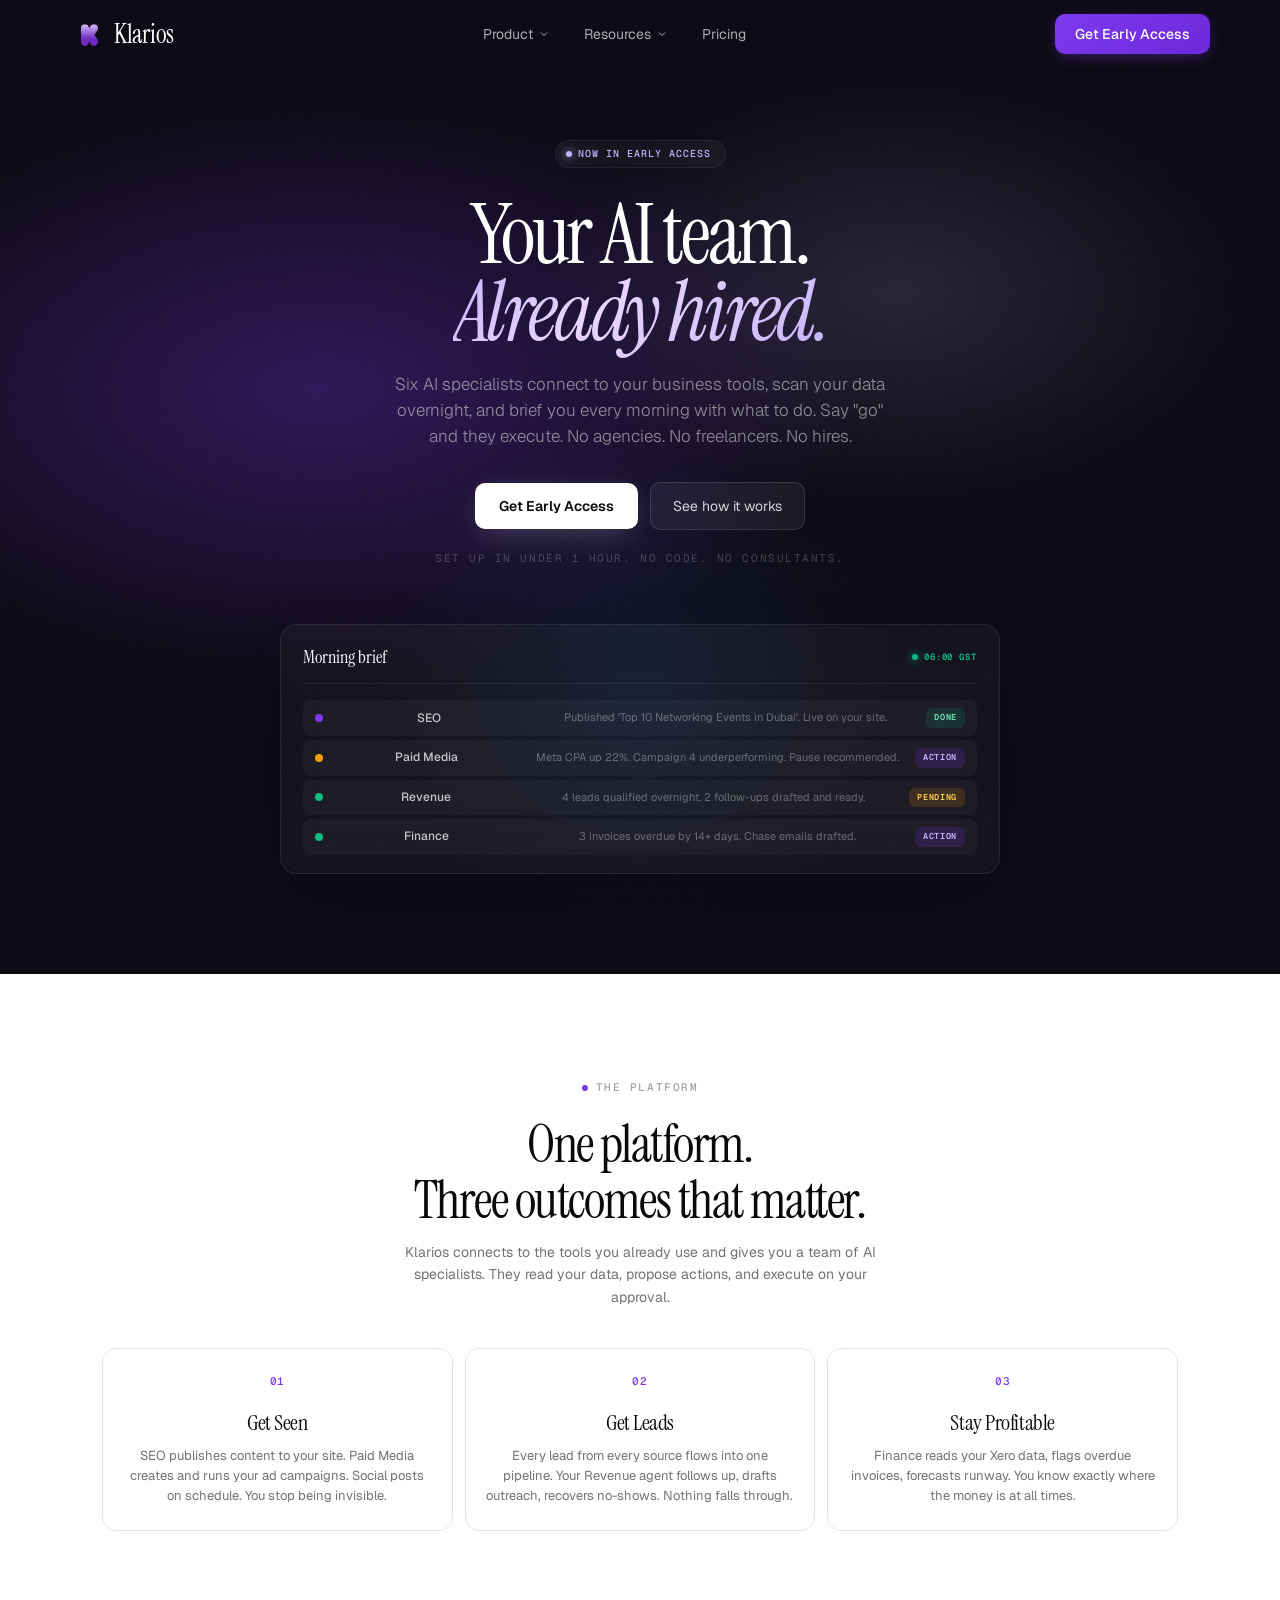
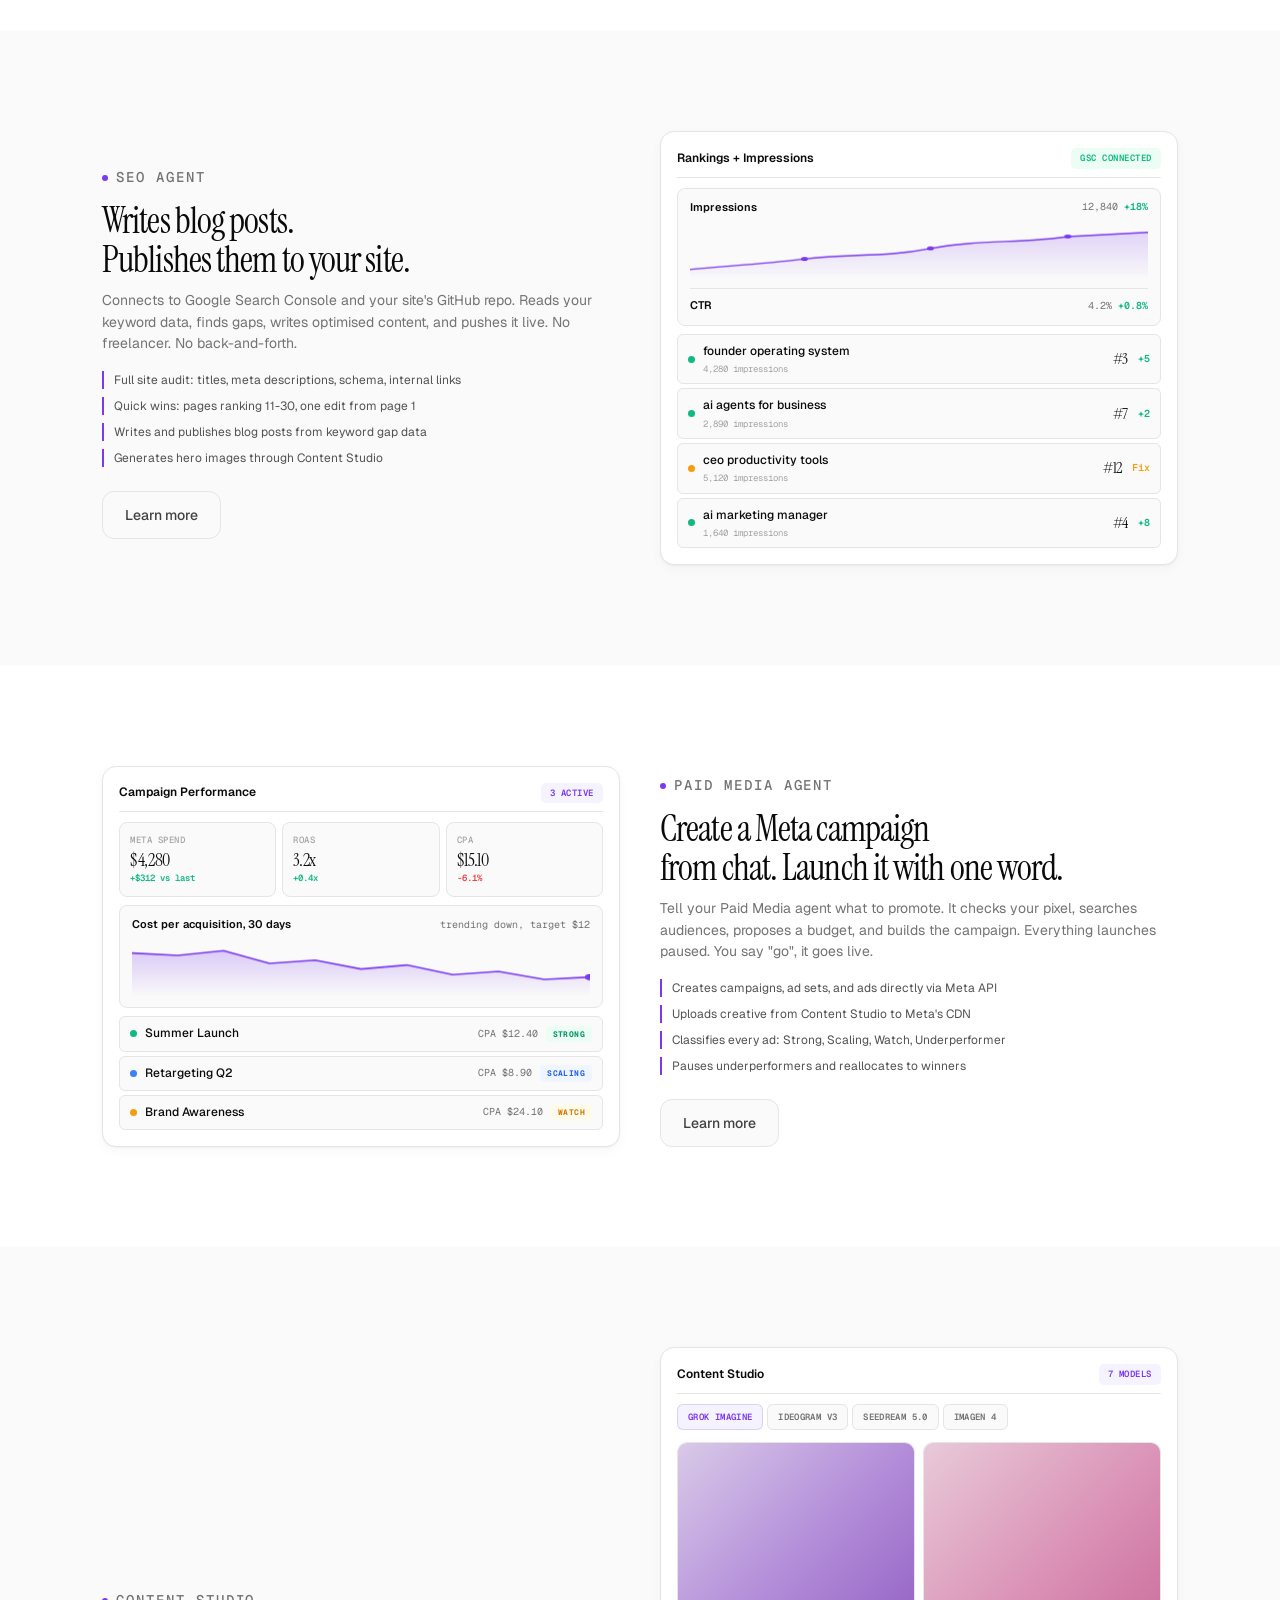
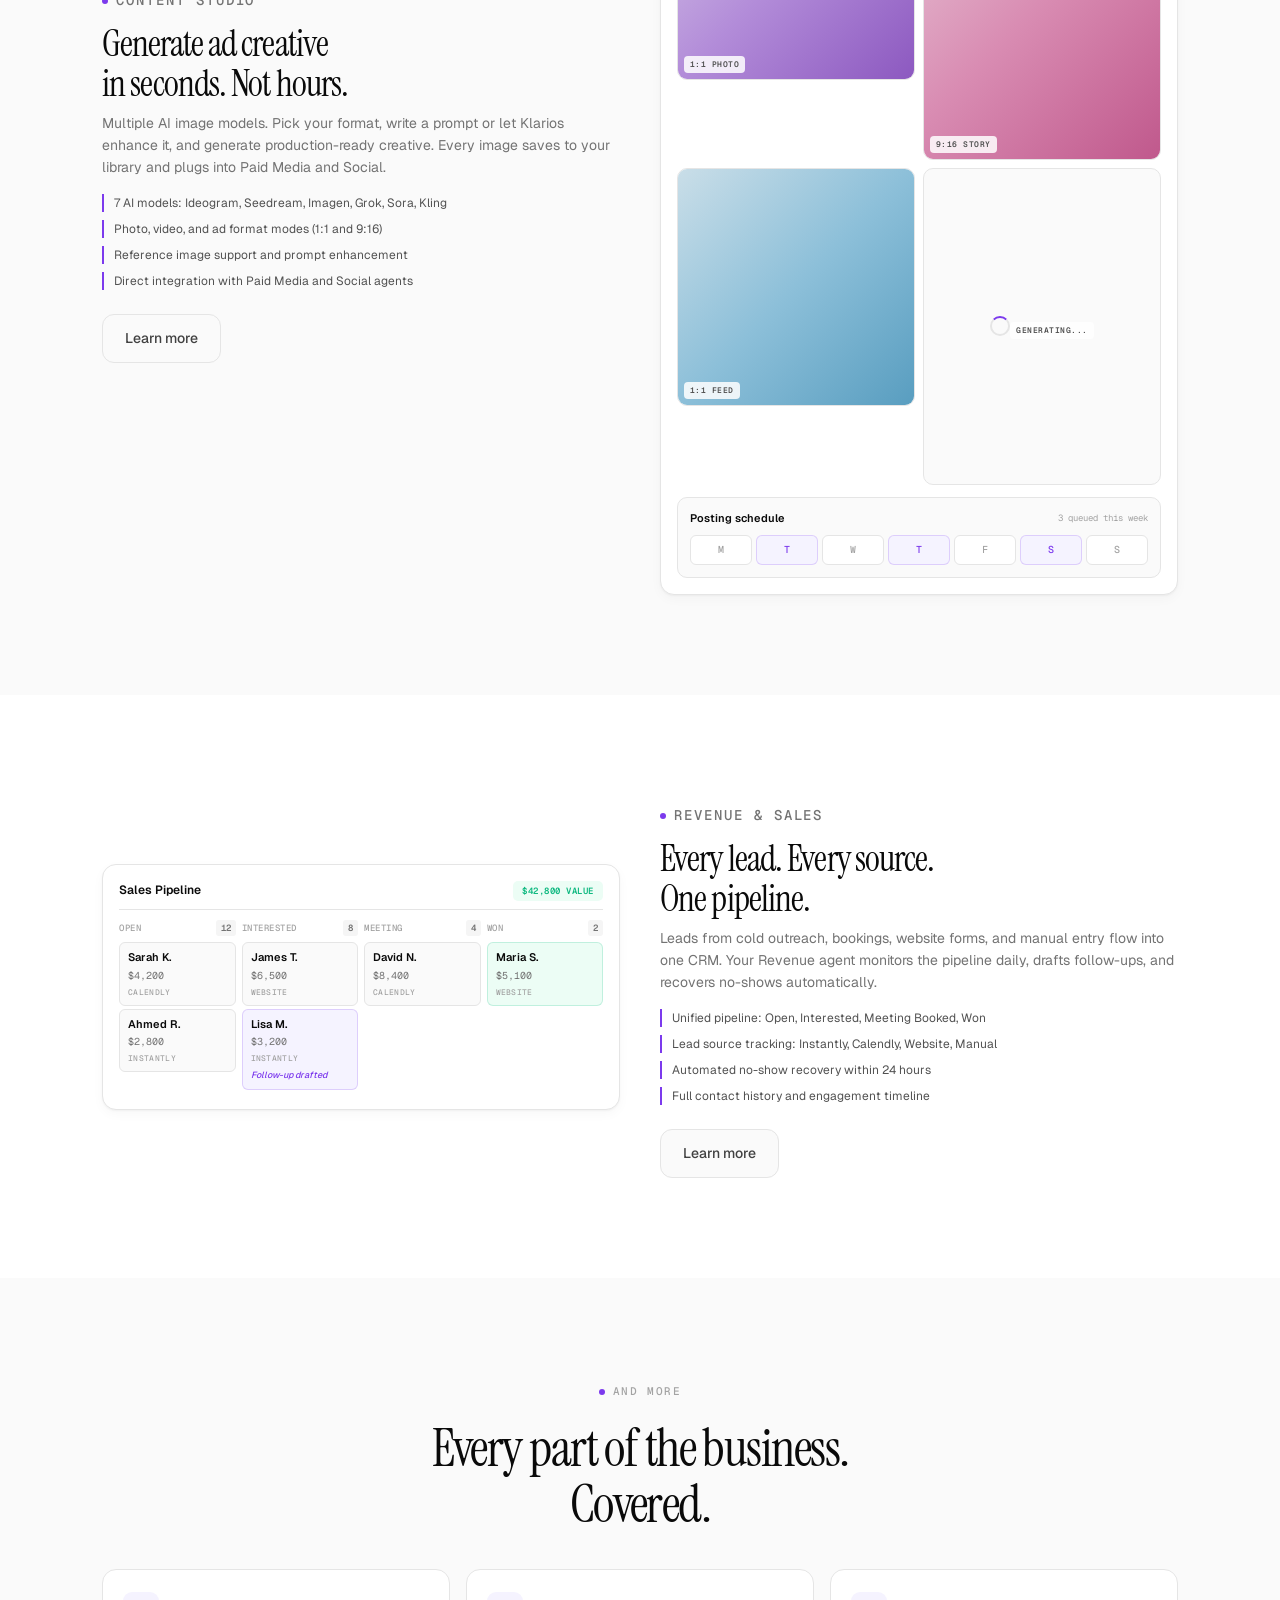
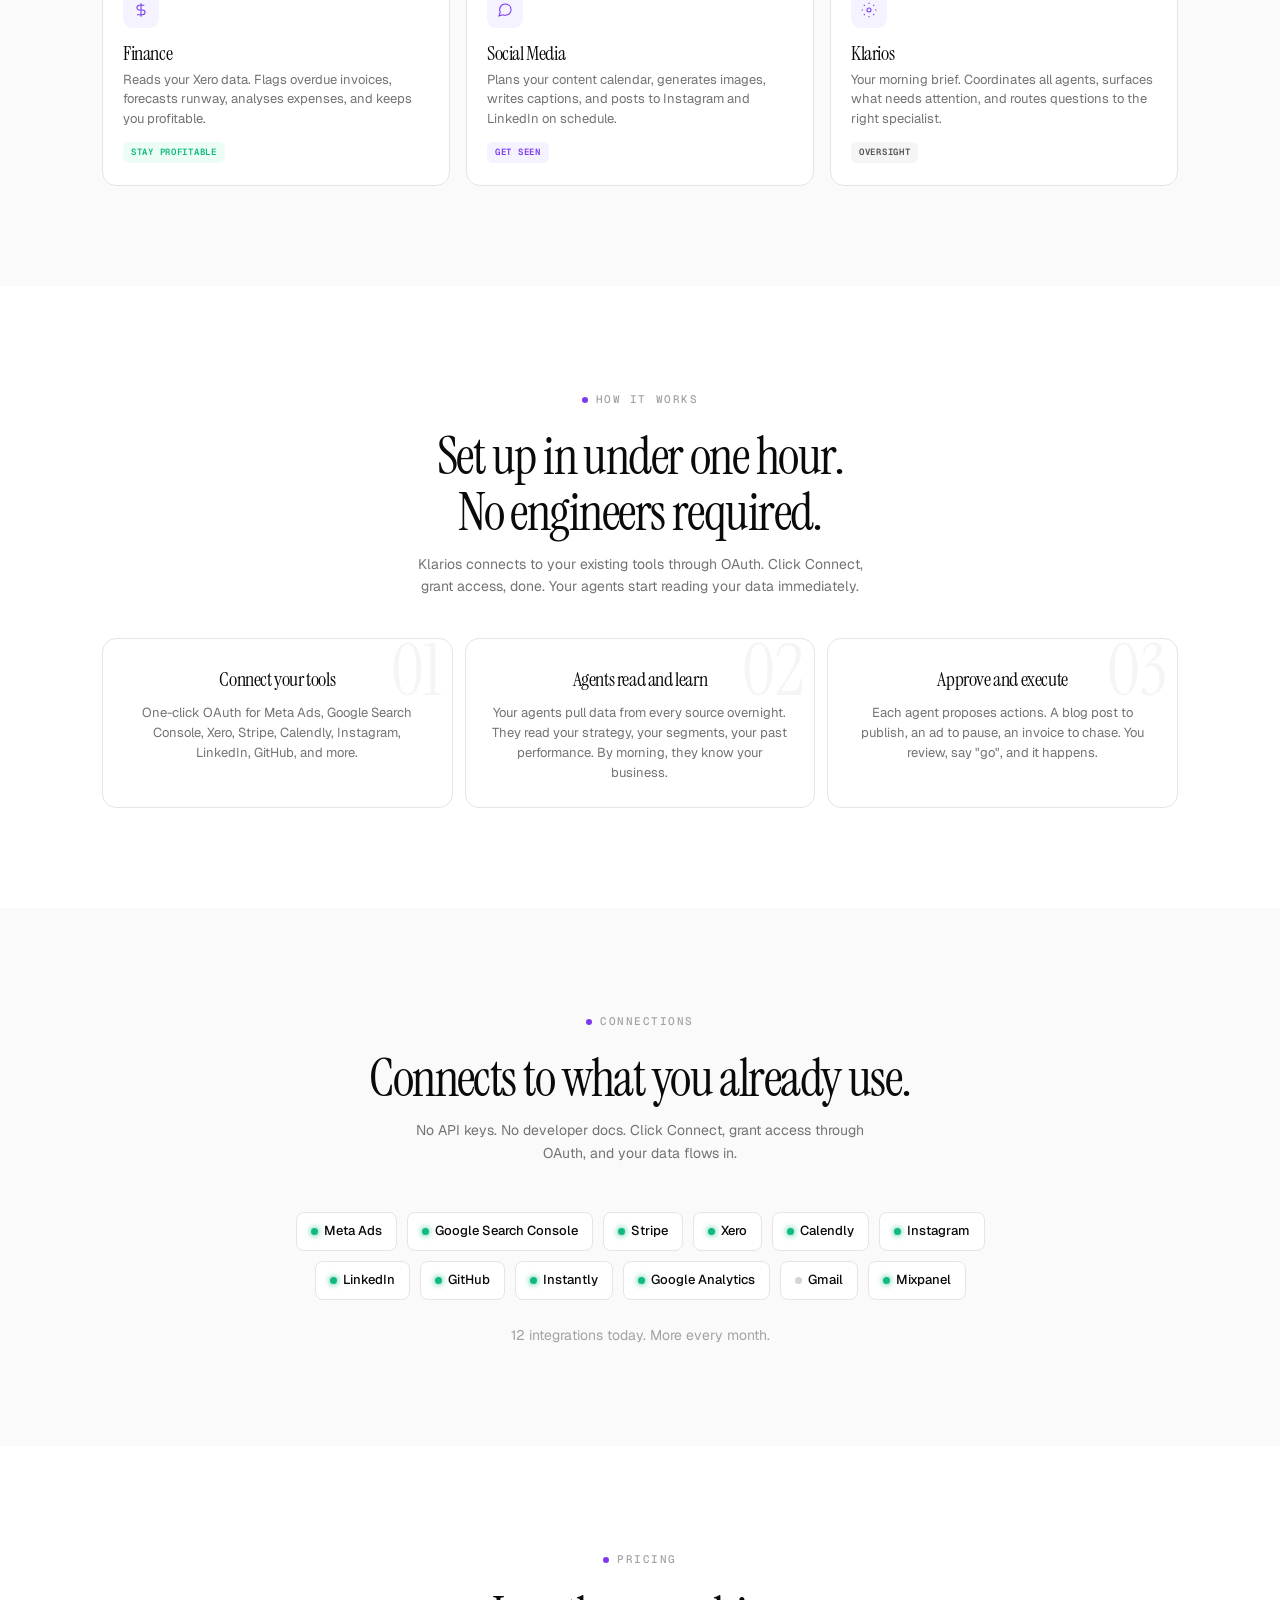
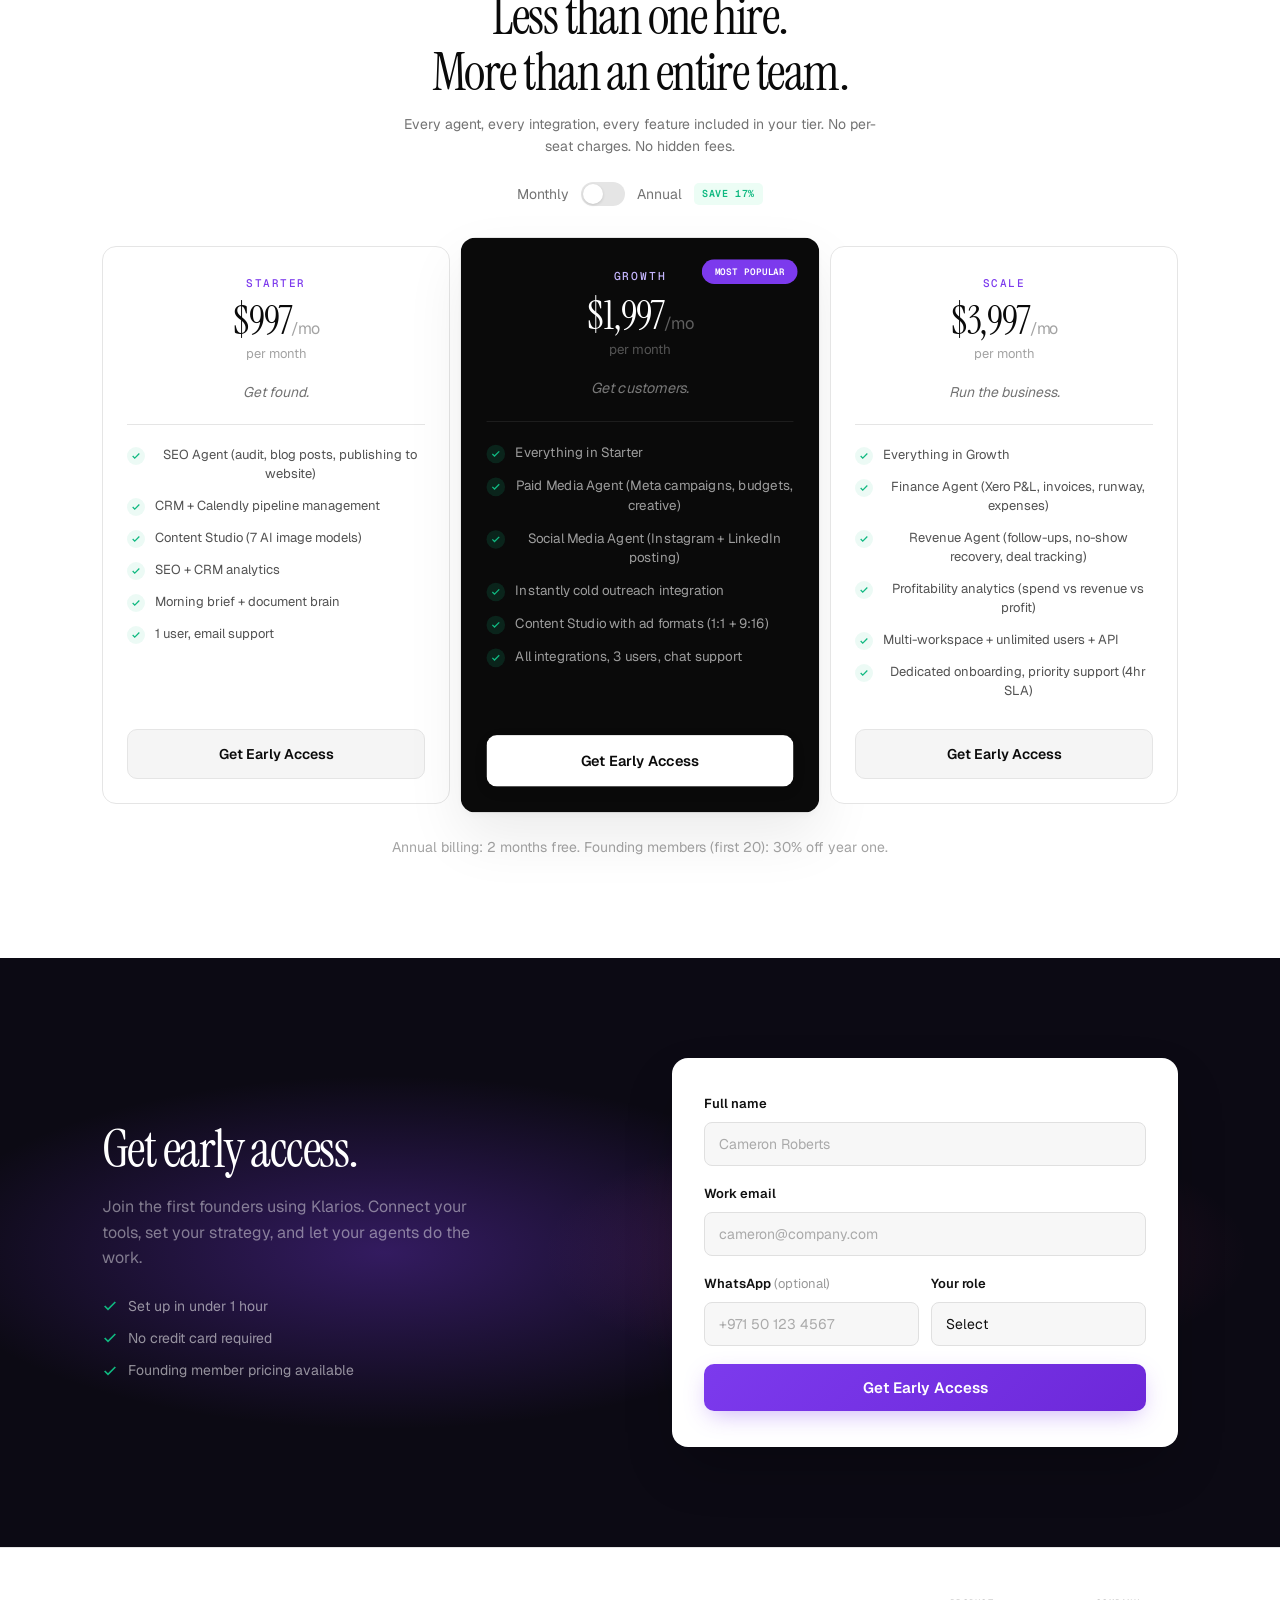
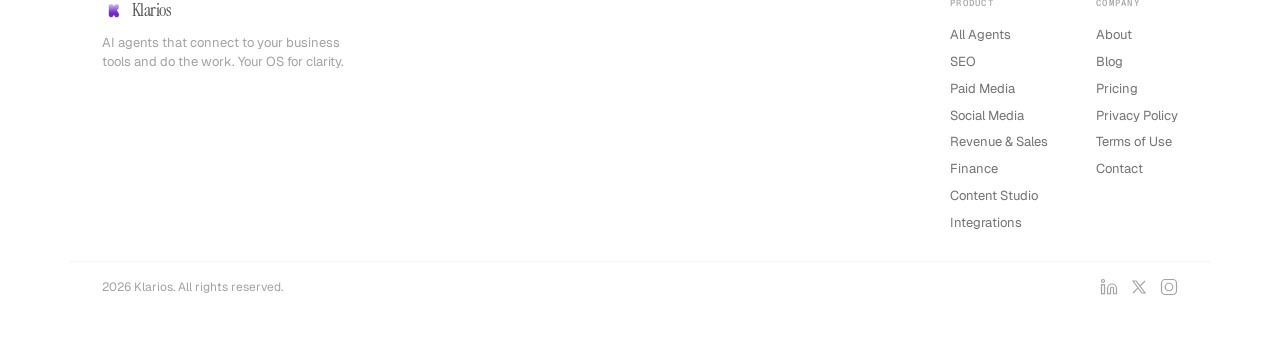
<file: index.html>
<!DOCTYPE html>
<html lang="en">
<head>
<meta charset="utf-8">
<meta name="viewport" content="width=device-width, initial-scale=1.0">
<title>Klarios — Your OS for Clarity</title>
<meta name="description" content="AI agents that connect to your business tools, read your data, and do the work. SEO, ads, outreach, finance. Managed by specialists that execute on your approval.">
<meta property="og:title" content="Klarios — Your OS for Clarity">
<meta property="og:description" content="Six AI specialists. One platform. Zero hires.">
<meta property="og:type" content="website">
<meta property="og:url" content="https://klarios.io">
<link rel="icon" type="image/png" sizes="32x32" href="/favicon-32.png">
<link rel="icon" type="image/png" sizes="16x16" href="/favicon-16.png">
<link rel="apple-touch-icon" sizes="180x180" href="/apple-touch-icon.png">
<link rel="preconnect" href="https://fonts.googleapis.com">
<link rel="preconnect" href="https://fonts.gstatic.com" crossorigin>
<link href="https://fonts.googleapis.com/css2?family=Instrument+Serif:ital@0;1&family=Geist:wght@300;400;500;600&family=Geist+Mono:wght@400;500&display=swap" rel="stylesheet">
<link rel="stylesheet" href="/styles.css?v=20260424d">
</head>
<body>

<!-- ====== NAV ====== -->
<header class="nav-wrap" id="navWrap">
<nav class="nav">
  <a href="/" class="nav-brand">
    <img src="/logo.png" alt="Klarios" class="nav-logo">
    <span class="nav-word">Klarios</span>
  </a>
  <div class="nav-center">
    <div class="nav-dropdown">
      <span class="nav-link">Product <svg viewBox="0 0 24 24" fill="none" stroke="currentColor" stroke-width="2"><path d="m6 9 6 6 6-6"/></svg></span>
      <div class="nav-mega wide">
        <div class="mega-cols">
          <div>
            <div class="mega-group-title">Agents</div>
            <a href="/product/agents" class="mega-item"><div class="mega-icon"><svg viewBox="0 0 24 24" fill="none" stroke="currentColor" stroke-width="1.6"><circle cx="12" cy="12" r="3"/><path d="M12 1v2M12 21v2M4.22 4.22l1.42 1.42M18.36 18.36l1.42 1.42M1 12h2M21 12h2M4.22 19.78l1.42-1.42M18.36 5.64l1.42-1.42"/></svg></div><div class="mega-text"><div class="mt-name">All Agents</div><div class="mt-desc">Overview of how your AI team works.</div></div></a>
            <a href="/product/seo" class="mega-item"><div class="mega-icon"><svg viewBox="0 0 24 24" fill="none" stroke="currentColor" stroke-width="1.6"><circle cx="11" cy="11" r="7"/><path d="m20 20-3.5-3.5"/></svg></div><div class="mega-text"><div class="mt-name">SEO</div><div class="mt-desc">Audit, write, publish. Directly to your site.</div></div></a>
            <a href="/product/paid-media" class="mega-item"><div class="mega-icon"><svg viewBox="0 0 24 24" fill="none" stroke="currentColor" stroke-width="1.6"><rect x="2" y="5" width="20" height="14" rx="2"/><path d="M2 10h20"/></svg></div><div class="mega-text"><div class="mt-name">Paid Media</div><div class="mt-desc">Create Meta campaigns from chat.</div></div></a>
            <a href="/product/social-media" class="mega-item"><div class="mega-icon"><svg viewBox="0 0 24 24" fill="none" stroke="currentColor" stroke-width="1.6"><path d="M21 11.5a8.38 8.38 0 0 1-.9 3.8 8.5 8.5 0 0 1-7.6 4.7 8.38 8.38 0 0 1-3.8-.9L3 21l1.9-5.7a8.38 8.38 0 0 1-.9-3.8 8.5 8.5 0 0 1 4.7-7.6 8.38 8.38 0 0 1 3.8-.9h.5a8.48 8.48 0 0 1 8 8v.5z"/></svg></div><div class="mega-text"><div class="mt-name">Social Media</div><div class="mt-desc">Calendar, captions, images, posting.</div></div></a>
          </div>
          <div>
            <div class="mega-group-title">Operations</div>
            <a href="/product/revenue-sales" class="mega-item"><div class="mega-icon"><svg viewBox="0 0 24 24" fill="none" stroke="currentColor" stroke-width="1.6"><path d="M16 21v-2a4 4 0 0 0-4-4H6a4 4 0 0 0-4 4v2"/><circle cx="9" cy="7" r="4"/><path d="M22 21v-2a4 4 0 0 0-3-3.87"/><path d="M16 3.13a4 4 0 0 1 0 7.75"/></svg></div><div class="mega-text"><div class="mt-name">Revenue & Sales</div><div class="mt-desc">CRM, pipeline, follow-ups, recovery.</div></div></a>
            <a href="/product/finance" class="mega-item"><div class="mega-icon"><svg viewBox="0 0 24 24" fill="none" stroke="currentColor" stroke-width="1.6"><path d="M12 2v20M17 5H9.5a3.5 3.5 0 0 0 0 7h5a3.5 3.5 0 0 1 0 7H6"/></svg></div><div class="mega-text"><div class="mt-name">Finance</div><div class="mt-desc">P&L, invoices, runway, expenses via Xero.</div></div></a>
            <a href="/product/content-studio" class="mega-item"><div class="mega-icon"><svg viewBox="0 0 24 24" fill="none" stroke="currentColor" stroke-width="1.6"><path d="M12 20h9"/><path d="M16.5 3.5a2.12 2.12 0 0 1 3 3L7 19l-4 1 1-4L16.5 3.5z"/></svg></div><div class="mega-text"><div class="mt-name">Content Studio</div><div class="mt-desc">AI image generation, 7 models, all formats.</div></div></a>
            <a href="/product/integrations" class="mega-item"><div class="mega-icon"><svg viewBox="0 0 24 24" fill="none" stroke="currentColor" stroke-width="1.6"><path d="M10 13a4 4 0 0 0 5.66 0l3-3a4 4 0 1 0-5.66-5.66l-1 1"/><path d="M14 11a4 4 0 0 0-5.66 0l-3 3a4 4 0 1 0 5.66 5.66l1-1"/></svg></div><div class="mega-text"><div class="mt-name">Integrations</div><div class="mt-desc">12 tools. One click each. OAuth.</div></div></a>
          </div>
        </div>
      </div>
    </div>
    <div class="nav-dropdown">
      <span class="nav-link">Resources <svg viewBox="0 0 24 24" fill="none" stroke="currentColor" stroke-width="2"><path d="m6 9 6 6 6-6"/></svg></span>
      <div class="nav-mega narrow">
        <a href="/resources/blog" class="mega-item"><div class="mega-icon"><svg viewBox="0 0 24 24" fill="none" stroke="currentColor" stroke-width="1.6"><path d="M14.5 2H6a2 2 0 0 0-2 2v16a2 2 0 0 0 2 2h12a2 2 0 0 0 2-2V7.5L14.5 2z"/><path d="M14 2v6h6"/></svg></div><div class="mega-text"><div class="mt-name">Blog</div><div class="mt-desc">Insights and product updates.</div></div></a>
        <a href="/resources/about" class="mega-item"><div class="mega-icon"><svg viewBox="0 0 24 24" fill="none" stroke="currentColor" stroke-width="1.6"><circle cx="12" cy="8" r="4"/><path d="M4 21c0-4 4-6 8-6s8 2 8 6"/></svg></div><div class="mega-text"><div class="mt-name">About</div><div class="mt-desc">The founder and the mission.</div></div></a>
      </div>
    </div>
    <a href="/pricing" class="nav-link">Pricing</a>
  </div>
  <div class="nav-right">
    <a href="#early-access" class="nav-cta">Get Early Access</a>
    <button class="nav-hamburger" id="navHamburger" aria-label="Menu" aria-expanded="false">
      <svg viewBox="0 0 24 24" fill="none" stroke="currentColor" stroke-width="2"><path d="M4 6h16M4 12h16M4 18h16"/></svg>
    </button>
  </div>
</nav>
</header>

<!-- ====== MOBILE NAV ====== -->
<div class="mobile-menu" id="mobileMenu">
  <div class="mm-inner">
    <a href="/product/agents" class="mm-link">All Agents</a>
    <a href="/product/seo" class="mm-link">SEO</a>
    <a href="/product/paid-media" class="mm-link">Paid Media</a>
    <a href="/product/social-media" class="mm-link">Social Media</a>
    <a href="/product/revenue-sales" class="mm-link">Revenue & Sales</a>
    <a href="/product/finance" class="mm-link">Finance</a>
    <a href="/product/content-studio" class="mm-link">Content Studio</a>
    <a href="/product/integrations" class="mm-link">Integrations</a>
    <div class="mm-divider"></div>
    <a href="/resources/blog" class="mm-link">Blog</a>
    <a href="/resources/about" class="mm-link">About</a>
    <a href="/pricing" class="mm-link">Pricing</a>
    <div class="mm-divider"></div>
    <a href="#early-access" class="mm-cta">Get Early Access</a>
  </div>
</div>

<!-- ====== S1: HERO ====== -->
<section class="hero">
  <div class="hero-pill" data-r><span class="hp-dot"></span>Now in early access</div>
  <h1 data-r data-d="1">Your AI team.<br><em>Already hired.</em></h1>
  <p class="hero-sub" data-r data-d="2">Six AI specialists connect to your business tools, scan your data overnight, and brief you every morning with what to do. Say "go" and they execute. No agencies. No freelancers. No hires.</p>
  <div class="hero-ctas" data-r data-d="3">
    <a href="#early-access" class="btn-white">Get Early Access</a>
    <a href="#how-it-works" class="btn-ghost">See how it works</a>
  </div>
  <p class="hero-meta" data-r data-d="4">Set up in under 1 hour. No code. No consultants.</p>

  <div class="hero-glass" data-r data-d="5">
    <div class="hg-head">
      <span class="hg-title">Morning brief</span>
      <span class="hg-live"><span class="live-dot"></span>06:00 GST</span>
    </div>
    <div class="hg-rows">
      <div class="hg-row"><span class="hg-dot" style="background:var(--violet)"></span><span class="hg-agent">SEO</span><span class="hg-msg">Published 'Top 10 Networking Events in Dubai'. Live on your site.</span><span class="hg-pill d">Done</span></div>
      <div class="hg-row"><span class="hg-dot" style="background:var(--amber)"></span><span class="hg-agent">Paid Media</span><span class="hg-msg">Meta CPA up 22%. Campaign 4 underperforming. Pause recommended.</span><span class="hg-pill t">Action</span></div>
      <div class="hg-row"><span class="hg-dot" style="background:var(--green)"></span><span class="hg-agent">Revenue</span><span class="hg-msg">4 leads qualified overnight. 2 follow-ups drafted and ready.</span><span class="hg-pill w">Pending</span></div>
      <div class="hg-row"><span class="hg-dot" style="background:var(--green)"></span><span class="hg-agent">Finance</span><span class="hg-msg">3 invoices overdue by 14+ days. Chase emails drafted.</span><span class="hg-pill t">Action</span></div>
    </div>
  </div>
</section>

<!-- ====== S2: VALUE PILLARS ====== -->
<section class="s-pillars">
<div class="container text-center">
  <p class="eyebrow" data-r><span class="dot"></span>The platform</p>
  <div class="section-title" data-r data-d="1">One platform.<br>Three outcomes that matter.</div>
  <p class="section-sub center" data-r data-d="2">Klarios connects to the tools you already use and gives you a team of AI specialists. They read your data, propose actions, and execute on your approval.</p>
  <div class="pillars" data-r data-d="3">
    <div class="pillar"><div class="pillar-num">01</div><h3>Get Seen</h3><p>SEO publishes content to your site. Paid Media creates and runs your ad campaigns. Social posts on schedule. You stop being invisible.</p></div>
    <div class="pillar"><div class="pillar-num">02</div><h3>Get Leads</h3><p>Every lead from every source flows into one pipeline. Your Revenue agent follows up, drafts outreach, recovers no-shows. Nothing falls through.</p></div>
    <div class="pillar"><div class="pillar-num">03</div><h3>Stay Profitable</h3><p>Finance reads your Xero data, flags overdue invoices, forecasts runway. You know exactly where the money is at all times.</p></div>
  </div>
</div>
</section>

<!-- ====== S3: SEO AGENT ====== -->
<section class="s-feature" style="background:var(--grey-50)">
<div class="container">
  <div class="feature-split" data-r>
    <div class="feature-text">
      <p class="eyebrow"><span class="dot"></span>SEO Agent</p>
      <h2>Writes blog posts.<br>Publishes them to your site.</h2>
      <p>Connects to Google Search Console and your site's GitHub repo. Reads your keyword data, finds gaps, writes optimised content, and pushes it live. No freelancer. No back-and-forth.</p>
      <div class="feature-bullets">
        <div class="feature-bullet">Full site audit: titles, meta descriptions, schema, internal links</div>
        <div class="feature-bullet">Quick wins: pages ranking 11-30, one edit from page 1</div>
        <div class="feature-bullet">Writes and publishes blog posts from keyword gap data</div>
        <div class="feature-bullet">Generates hero images through Content Studio</div>
      </div>
      <a href="/product/seo" class="btn-ghost-light" style="margin-top:24px">Learn more</a>
    </div>
    <div class="app-mockup" data-r data-d="2" data-animate="seo">
      <div class="am-head">
        <span class="am-title">Rankings + Impressions</span>
        <span class="am-badge am-badge-green">GSC connected</span>
      </div>
      <!-- Impressions + CTR chart -->
      <div class="am-chart-wrap">
        <div class="am-chart-header">
          <span class="am-chart-label">Impressions</span>
          <span class="am-chart-val">12,840 <span class="am-up">+18%</span></span>
        </div>
        <div class="am-chart-svg">
          <svg viewBox="0 0 400 80" preserveAspectRatio="none">
            <defs>
              <linearGradient id="impGrad" x1="0" y1="0" x2="0" y2="1">
                <stop offset="0%" stop-color="#7C3AED" stop-opacity="0.2"/>
                <stop offset="100%" stop-color="#7C3AED" stop-opacity="0"/>
              </linearGradient>
            </defs>
            <path d="M0,65 C30,60 60,58 100,50 C140,42 170,48 210,35 C250,22 290,28 330,18 L400,12 L400,80 L0,80 Z" fill="url(#impGrad)" class="chart-fill-anim"/>
            <path d="M0,65 C30,60 60,58 100,50 C140,42 170,48 210,35 C250,22 290,28 330,18 L400,12" fill="none" stroke="#7C3AED" stroke-width="2" class="chart-line-anim"/>
            <circle cx="100" cy="50" r="3" fill="#7C3AED" class="chart-dot-anim"/>
            <circle cx="210" cy="35" r="3" fill="#7C3AED" class="chart-dot-anim"/>
            <circle cx="330" cy="18" r="3" fill="#7C3AED" class="chart-dot-anim"/>
          </svg>
        </div>
        <div class="am-chart-footer">
          <span class="am-chart-label">CTR</span>
          <span class="am-chart-val">4.2% <span class="am-up">+0.8%</span></span>
        </div>
      </div>
      <!-- Rankings table -->
      <div class="am-table">
        <div class="am-row">
          <div class="am-row-left"><span class="am-dot" style="background:var(--green)"></span><div><div class="am-kw">founder operating system</div><div class="am-imp">4,280 impressions</div></div></div>
          <div class="am-row-right"><span class="am-pos">#3</span><span class="am-change am-up">+5</span></div>
        </div>
        <div class="am-row">
          <div class="am-row-left"><span class="am-dot" style="background:var(--green)"></span><div><div class="am-kw">ai agents for business</div><div class="am-imp">2,890 impressions</div></div></div>
          <div class="am-row-right"><span class="am-pos">#7</span><span class="am-change am-up">+2</span></div>
        </div>
        <div class="am-row">
          <div class="am-row-left"><span class="am-dot" style="background:var(--amber)"></span><div><div class="am-kw">ceo productivity tools</div><div class="am-imp">5,120 impressions</div></div></div>
          <div class="am-row-right"><span class="am-pos">#12</span><span class="am-change am-warn">Fix</span></div>
        </div>
        <div class="am-row">
          <div class="am-row-left"><span class="am-dot" style="background:var(--green)"></span><div><div class="am-kw">ai marketing manager</div><div class="am-imp">1,640 impressions</div></div></div>
          <div class="am-row-right"><span class="am-pos">#4</span><span class="am-change am-up">+8</span></div>
        </div>
      </div>
    </div>
  </div>
</div>
</section>

<!-- ====== S4: PAID MEDIA AGENT ====== -->
<section class="s-feature">
<div class="container">
  <div class="feature-split reverse" data-r>
    <div class="feature-text">
      <p class="eyebrow"><span class="dot"></span>Paid Media Agent</p>
      <h2>Create a Meta campaign<br>from chat. Launch it with one word.</h2>
      <p>Tell your Paid Media agent what to promote. It checks your pixel, searches audiences, proposes a budget, and builds the campaign. Everything launches paused. You say "go", it goes live.</p>
      <div class="feature-bullets">
        <div class="feature-bullet">Creates campaigns, ad sets, and ads directly via Meta API</div>
        <div class="feature-bullet">Uploads creative from Content Studio to Meta's CDN</div>
        <div class="feature-bullet">Classifies every ad: Strong, Scaling, Watch, Underperformer</div>
        <div class="feature-bullet">Pauses underperformers and reallocates to winners</div>
      </div>
      <a href="/product/paid-media" class="btn-ghost-light" style="margin-top:24px">Learn more</a>
    </div>
    <div class="app-mockup" data-r data-d="2" data-animate="ads">
      <div class="am-head">
        <span class="am-title">Campaign Performance</span>
        <span class="am-badge am-badge-violet">3 active</span>
      </div>
      <!-- Metric row -->
      <div class="am-metrics">
        <div class="am-metric"><div class="am-metric-label">Meta Spend</div><div class="am-metric-val">$4,280</div><div class="am-metric-delta am-up">+$312 vs last</div></div>
        <div class="am-metric"><div class="am-metric-label">ROAS</div><div class="am-metric-val">3.2x</div><div class="am-metric-delta am-up">+0.4x</div></div>
        <div class="am-metric"><div class="am-metric-label">CPA</div><div class="am-metric-val">$15.10</div><div class="am-metric-delta am-down">-6.1%</div></div>
      </div>
      <!-- CPA chart -->
      <div class="am-chart-wrap">
        <div class="am-chart-header">
          <span class="am-chart-label">Cost per acquisition, 30 days</span>
          <span class="am-chart-val">trending down, target $12</span>
        </div>
        <div class="am-chart-svg">
          <svg viewBox="0 0 400 70" preserveAspectRatio="none">
            <defs>
              <linearGradient id="cpaGrad" x1="0" y1="0" x2="0" y2="1">
                <stop offset="0%" stop-color="#7C3AED" stop-opacity="0.25"/>
                <stop offset="100%" stop-color="#7C3AED" stop-opacity="0"/>
              </linearGradient>
            </defs>
            <path d="M0,15 L40,18 L80,12 L120,28 L160,24 L200,35 L240,30 L280,42 L320,38 L360,48 L400,45 L400,70 L0,70 Z" fill="url(#cpaGrad)" class="chart-fill-anim"/>
            <path d="M0,15 L40,18 L80,12 L120,28 L160,24 L200,35 L240,30 L280,42 L320,38 L360,48 L400,45" fill="none" stroke="#7C3AED" stroke-width="2" class="chart-line-anim"/>
            <circle cx="400" cy="45" r="4" fill="#7C3AED" class="chart-dot-anim"/>
          </svg>
        </div>
      </div>
      <!-- Campaign rows -->
      <div class="am-campaigns">
        <div class="am-camp-row"><span class="am-dot" style="background:var(--green)"></span><span class="am-camp-name">Summer Launch</span><span class="am-camp-stat">CPA $12.40</span><span class="am-camp-badge am-camp-strong">Strong</span></div>
        <div class="am-camp-row"><span class="am-dot" style="background:var(--blue)"></span><span class="am-camp-name">Retargeting Q2</span><span class="am-camp-stat">CPA $8.90</span><span class="am-camp-badge am-camp-scaling">Scaling</span></div>
        <div class="am-camp-row"><span class="am-dot" style="background:var(--amber)"></span><span class="am-camp-name">Brand Awareness</span><span class="am-camp-stat">CPA $24.10</span><span class="am-camp-badge am-camp-watch">Watch</span></div>
      </div>
    </div>
  </div>
</div>
</section>

<!-- ====== S5: CONTENT STUDIO ====== -->
<section class="s-feature" style="background:var(--grey-50)">
<div class="container">
  <div class="feature-split" data-r>
    <div class="feature-text">
      <p class="eyebrow"><span class="dot"></span>Content Studio</p>
      <h2>Generate ad creative<br>in seconds. Not hours.</h2>
      <p>Multiple AI image models. Pick your format, write a prompt or let Klarios enhance it, and generate production-ready creative. Every image saves to your library and plugs into Paid Media and Social.</p>
      <div class="feature-bullets">
        <div class="feature-bullet">7 AI models: Ideogram, Seedream, Imagen, Grok, Sora, Kling</div>
        <div class="feature-bullet">Photo, video, and ad format modes (1:1 and 9:16)</div>
        <div class="feature-bullet">Reference image support and prompt enhancement</div>
        <div class="feature-bullet">Direct integration with Paid Media and Social agents</div>
      </div>
      <a href="/product/content-studio" class="btn-ghost-light" style="margin-top:24px">Learn more</a>
    </div>
    <div class="app-mockup" data-r data-d="2" data-animate="studio">
      <div class="am-head">
        <span class="am-title">Content Studio</span>
        <span class="am-badge am-badge-violet">7 models</span>
      </div>
      <!-- Model selector -->
      <div class="am-models">
        <span class="am-model active">Grok Imagine</span>
        <span class="am-model">Ideogram V3</span>
        <span class="am-model">Seedream 5.0</span>
        <span class="am-model">Imagen 4</span>
      </div>
      <!-- Asset grid -->
      <div class="am-asset-grid">
        <div class="am-asset" style="--hue:270"><div class="am-asset-bg"></div><span class="am-asset-label">1:1 Photo</span></div>
        <div class="am-asset" style="--hue:330"><div class="am-asset-bg"></div><span class="am-asset-label">9:16 Story</span></div>
        <div class="am-asset" style="--hue:200"><div class="am-asset-bg"></div><span class="am-asset-label">1:1 Feed</span></div>
        <div class="am-asset am-generating"><div class="am-asset-spinner"></div><span class="am-asset-label">Generating...</span></div>
      </div>
      <!-- Schedule row -->
      <div class="am-schedule">
        <div class="am-sched-head"><span class="am-sched-title">Posting schedule</span><span class="am-sched-sub">3 queued this week</span></div>
        <div class="am-sched-days">
          <span class="am-day">M</span><span class="am-day filled">T</span><span class="am-day">W</span><span class="am-day filled">T</span><span class="am-day">F</span><span class="am-day filled">S</span><span class="am-day">S</span>
        </div>
      </div>
    </div>
  </div>
</div>
</section>

<!-- ====== S6: REVENUE & CRM ====== -->
<section class="s-feature">
<div class="container">
  <div class="feature-split reverse" data-r>
    <div class="feature-text">
      <p class="eyebrow"><span class="dot"></span>Revenue & Sales</p>
      <h2>Every lead. Every source.<br>One pipeline.</h2>
      <p>Leads from cold outreach, bookings, website forms, and manual entry flow into one CRM. Your Revenue agent monitors the pipeline daily, drafts follow-ups, and recovers no-shows automatically.</p>
      <div class="feature-bullets">
        <div class="feature-bullet">Unified pipeline: Open, Interested, Meeting Booked, Won</div>
        <div class="feature-bullet">Lead source tracking: Instantly, Calendly, Website, Manual</div>
        <div class="feature-bullet">Automated no-show recovery within 24 hours</div>
        <div class="feature-bullet">Full contact history and engagement timeline</div>
      </div>
      <a href="/product/revenue-sales" class="btn-ghost-light" style="margin-top:24px">Learn more</a>
    </div>
    <div class="app-mockup" data-r data-d="2" data-animate="crm">
      <div class="am-head">
        <span class="am-title">Sales Pipeline</span>
        <span class="am-badge am-badge-green">$42,800 value</span>
      </div>
      <div class="am-pipeline">
        <div class="am-pipe-col">
          <div class="am-pipe-header"><span class="am-pipe-label">Open</span><span class="am-pipe-count">12</span></div>
          <div class="am-pipe-card"><div class="am-pc-name">Sarah K.</div><div class="am-pc-val">$4,200</div><div class="am-pc-source">Calendly</div></div>
          <div class="am-pipe-card"><div class="am-pc-name">Ahmed R.</div><div class="am-pc-val">$2,800</div><div class="am-pc-source">Instantly</div></div>
        </div>
        <div class="am-pipe-col">
          <div class="am-pipe-header"><span class="am-pipe-label">Interested</span><span class="am-pipe-count">8</span></div>
          <div class="am-pipe-card"><div class="am-pc-name">James T.</div><div class="am-pc-val">$6,500</div><div class="am-pc-source">Website</div></div>
          <div class="am-pipe-card highlight"><div class="am-pc-name">Lisa M.</div><div class="am-pc-val">$3,200</div><div class="am-pc-source">Instantly</div><div class="am-pc-action">Follow-up drafted</div></div>
        </div>
        <div class="am-pipe-col">
          <div class="am-pipe-header"><span class="am-pipe-label">Meeting</span><span class="am-pipe-count">4</span></div>
          <div class="am-pipe-card"><div class="am-pc-name">David N.</div><div class="am-pc-val">$8,400</div><div class="am-pc-source">Calendly</div></div>
        </div>
        <div class="am-pipe-col">
          <div class="am-pipe-header"><span class="am-pipe-label">Won</span><span class="am-pipe-count">2</span></div>
          <div class="am-pipe-card won"><div class="am-pc-name">Maria S.</div><div class="am-pc-val">$5,100</div><div class="am-pc-source">Website</div></div>
        </div>
      </div>
    </div>
  </div>
</div>
</section>

<!-- ====== S7: MORE AGENTS (compact) ====== -->
<section style="background:var(--grey-50)">
<div class="container text-center">
  <p class="eyebrow" data-r><span class="dot"></span>And more</p>
  <div class="section-title" data-r data-d="1">Every part of the business.<br>Covered.</div>
  <div class="agent-grid compact" data-r data-d="2">
    <div class="card"><div class="card-icon"><svg viewBox="0 0 24 24" fill="none" stroke="currentColor" stroke-width="1.6"><path d="M12 2v20M17 5H9.5a3.5 3.5 0 0 0 0 7h5a3.5 3.5 0 0 1 0 7H6"/></svg></div><h3>Finance</h3><p>Reads your Xero data. Flags overdue invoices, forecasts runway, analyses expenses, and keeps you profitable.</p><span class="card-tag profit">Stay Profitable</span></div>
    <div class="card"><div class="card-icon"><svg viewBox="0 0 24 24" fill="none" stroke="currentColor" stroke-width="1.6"><path d="M21 11.5a8.38 8.38 0 0 1-.9 3.8 8.5 8.5 0 0 1-7.6 4.7 8.38 8.38 0 0 1-3.8-.9L3 21l1.9-5.7a8.38 8.38 0 0 1-.9-3.8 8.5 8.5 0 0 1 4.7-7.6 8.38 8.38 0 0 1 3.8-.9h.5a8.48 8.48 0 0 1 8 8v.5z"/></svg></div><h3>Social Media</h3><p>Plans your content calendar, generates images, writes captions, and posts to Instagram and LinkedIn on schedule.</p><span class="card-tag seen">Get Seen</span></div>
    <div class="card"><div class="card-icon"><svg viewBox="0 0 24 24" fill="none" stroke="currentColor" stroke-width="1.6"><circle cx="12" cy="12" r="3"/><path d="M12 1v2M12 21v2M4.22 4.22l1.42 1.42M18.36 18.36l1.42 1.42M1 12h2M21 12h2M4.22 19.78l1.42-1.42M18.36 5.64l1.42-1.42"/></svg></div><h3>Klarios</h3><p>Your morning brief. Coordinates all agents, surfaces what needs attention, and routes questions to the right specialist.</p><span class="card-tag oversight">Oversight</span></div>
  </div>
</div>
</section>

<!-- ====== S8: HOW IT WORKS ====== -->
<section id="how-it-works" style="counter-reset:step">
<div class="container text-center">
  <p class="eyebrow" data-r><span class="dot"></span>How it works</p>
  <div class="section-title" data-r data-d="1">Set up in under one hour.<br>No engineers required.</div>
  <p class="section-sub center" data-r data-d="2">Klarios connects to your existing tools through OAuth. Click Connect, grant access, done. Your agents start reading your data immediately.</p>
  <div class="steps">
    <div class="step-card" data-r data-d="1"><h3>Connect your tools</h3><p>One-click OAuth for Meta Ads, Google Search Console, Xero, Stripe, Calendly, Instagram, LinkedIn, GitHub, and more.</p></div>
    <div class="step-card" data-r data-d="2"><h3>Agents read and learn</h3><p>Your agents pull data from every source overnight. They read your strategy, your segments, your past performance. By morning, they know your business.</p></div>
    <div class="step-card" data-r data-d="3"><h3>Approve and execute</h3><p>Each agent proposes actions. A blog post to publish, an ad to pause, an invoice to chase. You review, say "go", and it happens.</p></div>
  </div>
</div>
</section>

<!-- ====== S9: INTEGRATIONS ====== -->
<section class="dotgrid" style="background:var(--grey-50)">
<div class="container text-center">
  <p class="eyebrow" data-r><span class="dot"></span>Connections</p>
  <div class="section-title" data-r data-d="1">Connects to what you already use.</div>
  <p class="section-sub center" data-r data-d="2">No API keys. No developer docs. Click Connect, grant access through OAuth, and your data flows in.</p>
  <div class="int-grid" data-r data-d="3">
    <span class="int-chip"><span class="ic-dot on"></span>Meta Ads</span>
    <span class="int-chip"><span class="ic-dot on"></span>Google Search Console</span>
    <span class="int-chip"><span class="ic-dot on"></span>Stripe</span>
    <span class="int-chip"><span class="ic-dot on"></span>Xero</span>
    <span class="int-chip"><span class="ic-dot on"></span>Calendly</span>
    <span class="int-chip"><span class="ic-dot on"></span>Instagram</span>
    <span class="int-chip"><span class="ic-dot on"></span>LinkedIn</span>
    <span class="int-chip"><span class="ic-dot on"></span>GitHub</span>
    <span class="int-chip"><span class="ic-dot on"></span>Instantly</span>
    <span class="int-chip"><span class="ic-dot on"></span>Google Analytics</span>
    <span class="int-chip"><span class="ic-dot off"></span>Gmail</span>
    <span class="int-chip"><span class="ic-dot on"></span>Mixpanel</span>
  </div>
  <p style="margin-top:24px;font-size:14px;color:var(--grey-400)" data-r data-d="4">12 integrations today. More every month.</p>
</div>
</section>

<!-- ====== S10: PRICING ====== -->
<section id="pricing">
<div class="container text-center">
  <p class="eyebrow" data-r><span class="dot"></span>Pricing</p>
  <div class="section-title" data-r data-d="1">Less than one hire.<br>More than an entire team.</div>
  <p class="section-sub center" data-r data-d="2">Every agent, every integration, every feature included in your tier. No per-seat charges. No hidden fees.</p>
  <div class="billing-toggle" data-r data-d="2"><span>Monthly</span><div class="toggle-track" id="billingToggle"></div><span>Annual</span><span class="save-badge">Save 17%</span></div>
  <div class="pricing-grid">
    <div class="price-card" data-r data-d="1">
      <div class="price-tier">Starter</div>
      <div class="price-amount" data-monthly="$997" data-annual="$831">$997<span>/mo</span></div>
      <div class="price-period" data-period-text>per month</div>
      <div class="price-tagline">Get found.</div>
      <div class="price-features">
        <div class="price-feat"><span class="pf-check"><svg viewBox="0 0 24 24" fill="none" stroke="currentColor" stroke-width="3"><path d="M20 6L9 17l-5-5"/></svg></span>SEO Agent (audit, blog posts, publishing to website)</div>
        <div class="price-feat"><span class="pf-check"><svg viewBox="0 0 24 24" fill="none" stroke="currentColor" stroke-width="3"><path d="M20 6L9 17l-5-5"/></svg></span>CRM + Calendly pipeline management</div>
        <div class="price-feat"><span class="pf-check"><svg viewBox="0 0 24 24" fill="none" stroke="currentColor" stroke-width="3"><path d="M20 6L9 17l-5-5"/></svg></span>Content Studio (7 AI image models)</div>
        <div class="price-feat"><span class="pf-check"><svg viewBox="0 0 24 24" fill="none" stroke="currentColor" stroke-width="3"><path d="M20 6L9 17l-5-5"/></svg></span>SEO + CRM analytics</div>
        <div class="price-feat"><span class="pf-check"><svg viewBox="0 0 24 24" fill="none" stroke="currentColor" stroke-width="3"><path d="M20 6L9 17l-5-5"/></svg></span>Morning brief + document brain</div>
        <div class="price-feat"><span class="pf-check"><svg viewBox="0 0 24 24" fill="none" stroke="currentColor" stroke-width="3"><path d="M20 6L9 17l-5-5"/></svg></span>1 user, email support</div>
      </div>
      <a href="#early-access" class="price-cta">Get Early Access</a>
    </div>
    <div class="price-card featured" data-r data-d="2">
      <div class="price-badge">Most Popular</div>
      <div class="price-tier">Growth</div>
      <div class="price-amount" data-monthly="$1,997" data-annual="$1,664">$1,997<span>/mo</span></div>
      <div class="price-period" data-period-text>per month</div>
      <div class="price-tagline">Get customers.</div>
      <div class="price-features">
        <div class="price-feat"><span class="pf-check"><svg viewBox="0 0 24 24" fill="none" stroke="currentColor" stroke-width="3"><path d="M20 6L9 17l-5-5"/></svg></span>Everything in Starter</div>
        <div class="price-feat"><span class="pf-check"><svg viewBox="0 0 24 24" fill="none" stroke="currentColor" stroke-width="3"><path d="M20 6L9 17l-5-5"/></svg></span>Paid Media Agent (Meta campaigns, budgets, creative)</div>
        <div class="price-feat"><span class="pf-check"><svg viewBox="0 0 24 24" fill="none" stroke="currentColor" stroke-width="3"><path d="M20 6L9 17l-5-5"/></svg></span>Social Media Agent (Instagram + LinkedIn posting)</div>
        <div class="price-feat"><span class="pf-check"><svg viewBox="0 0 24 24" fill="none" stroke="currentColor" stroke-width="3"><path d="M20 6L9 17l-5-5"/></svg></span>Instantly cold outreach integration</div>
        <div class="price-feat"><span class="pf-check"><svg viewBox="0 0 24 24" fill="none" stroke="currentColor" stroke-width="3"><path d="M20 6L9 17l-5-5"/></svg></span>Content Studio with ad formats (1:1 + 9:16)</div>
        <div class="price-feat"><span class="pf-check"><svg viewBox="0 0 24 24" fill="none" stroke="currentColor" stroke-width="3"><path d="M20 6L9 17l-5-5"/></svg></span>All integrations, 3 users, chat support</div>
      </div>
      <a href="#early-access" class="price-cta">Get Early Access</a>
    </div>
    <div class="price-card" data-r data-d="3">
      <div class="price-tier">Scale</div>
      <div class="price-amount" data-monthly="$3,997" data-annual="$3,331">$3,997<span>/mo</span></div>
      <div class="price-period" data-period-text>per month</div>
      <div class="price-tagline">Run the business.</div>
      <div class="price-features">
        <div class="price-feat"><span class="pf-check"><svg viewBox="0 0 24 24" fill="none" stroke="currentColor" stroke-width="3"><path d="M20 6L9 17l-5-5"/></svg></span>Everything in Growth</div>
        <div class="price-feat"><span class="pf-check"><svg viewBox="0 0 24 24" fill="none" stroke="currentColor" stroke-width="3"><path d="M20 6L9 17l-5-5"/></svg></span>Finance Agent (Xero P&L, invoices, runway, expenses)</div>
        <div class="price-feat"><span class="pf-check"><svg viewBox="0 0 24 24" fill="none" stroke="currentColor" stroke-width="3"><path d="M20 6L9 17l-5-5"/></svg></span>Revenue Agent (follow-ups, no-show recovery, deal tracking)</div>
        <div class="price-feat"><span class="pf-check"><svg viewBox="0 0 24 24" fill="none" stroke="currentColor" stroke-width="3"><path d="M20 6L9 17l-5-5"/></svg></span>Profitability analytics (spend vs revenue vs profit)</div>
        <div class="price-feat"><span class="pf-check"><svg viewBox="0 0 24 24" fill="none" stroke="currentColor" stroke-width="3"><path d="M20 6L9 17l-5-5"/></svg></span>Multi-workspace + unlimited users + API</div>
        <div class="price-feat"><span class="pf-check"><svg viewBox="0 0 24 24" fill="none" stroke="currentColor" stroke-width="3"><path d="M20 6L9 17l-5-5"/></svg></span>Dedicated onboarding, priority support (4hr SLA)</div>
      </div>
      <a href="#early-access" class="price-cta">Get Early Access</a>
    </div>
  </div>
  <p style="margin-top:32px;font-size:14px;color:var(--grey-400)" data-r>Annual billing: 2 months free. Founding members (first 20): 30% off year one.</p>
</div>
</section>

<!-- ====== S11: EARLY ACCESS FORM ====== -->
<section class="cta-section" id="early-access">
<div class="container">
  <div class="cta-inner" data-r>
    <div class="cta-text">
      <h2>Get early access.</h2>
      <p>Join the first founders using Klarios. Connect your tools, set your strategy, and let your agents do the work.</p>
      <ul class="cta-checks">
        <li><svg viewBox="0 0 24 24" fill="none" stroke="currentColor" stroke-width="2.5" width="16" height="16"><path d="M20 6L9 17l-5-5"/></svg>Set up in under 1 hour</li>
        <li><svg viewBox="0 0 24 24" fill="none" stroke="currentColor" stroke-width="2.5" width="16" height="16"><path d="M20 6L9 17l-5-5"/></svg>No credit card required</li>
        <li><svg viewBox="0 0 24 24" fill="none" stroke="currentColor" stroke-width="2.5" width="16" height="16"><path d="M20 6L9 17l-5-5"/></svg>Founding member pricing available</li>
      </ul>
    </div>
    <form class="cta-form" id="waitlistForm">
      <div class="cf-group">
        <label for="wf-name">Full name</label>
        <input type="text" id="wf-name" name="name" placeholder="Cameron Roberts" required>
      </div>
      <div class="cf-group">
        <label for="wf-email">Work email</label>
        <input type="email" id="wf-email" name="email" placeholder="cameron@company.com" required>
      </div>
      <div class="cf-row">
        <div class="cf-group">
          <label for="wf-whatsapp">WhatsApp <span>(optional)</span></label>
          <input type="tel" id="wf-whatsapp" name="whatsapp" placeholder="+971 50 123 4567">
        </div>
        <div class="cf-group">
          <label for="wf-role">Your role</label>
          <select id="wf-role" name="role" required>
            <option value="" disabled selected>Select</option>
            <option value="Founder / CEO">Founder / CEO</option>
            <option value="COO / Operations">COO / Operations</option>
            <option value="Marketing">Marketing</option>
            <option value="Sales">Sales</option>
            <option value="Finance">Finance</option>
            <option value="Other">Other</option>
          </select>
        </div>
      </div>
      <button type="submit" id="wfSubmit">Get Early Access</button>
    </form>
    <div class="cta-success" id="wfSuccess" style="display:none">
      <div class="cs-icon"><svg viewBox="0 0 24 24" fill="none" stroke="#10B981" stroke-width="2.5" width="32" height="32"><path d="M20 6L9 17l-5-5"/></svg></div>
      <h3>You're on the list.</h3>
      <p>We'll be in touch soon.</p>
    </div>
  </div>
</div>
</section>

<!-- ====== FOOTER ====== -->
<footer>
<div class="footer-inner">
  <div><div class="footer-brand"><img src="/logo.png" alt="Klarios" class="nav-logo" style="width:22px;height:22px"><span class="footer-word">Klarios</span></div><p class="footer-desc">AI agents that connect to your business tools and do the work. Your OS for clarity.</p></div>
  <div class="footer-col"><h4>Product</h4><a href="/product/agents">All Agents</a><a href="/product/seo">SEO</a><a href="/product/paid-media">Paid Media</a><a href="/product/social-media">Social Media</a><a href="/product/revenue-sales">Revenue & Sales</a><a href="/product/finance">Finance</a><a href="/product/content-studio">Content Studio</a><a href="/product/integrations">Integrations</a></div>
  <div class="footer-col"><h4>Company</h4><a href="/resources/about">About</a><a href="/resources/blog">Blog</a><a href="/pricing">Pricing</a><a href="/privacy">Privacy Policy</a><a href="/terms">Terms of Use</a><a href="mailto:hello@klarios.io">Contact</a></div>
</div>
<div class="footer-bottom">
  <span>2026 Klarios. All rights reserved.</span>
  <div class="footer-social">
    <a href="#" aria-label="LinkedIn"><svg viewBox="0 0 24 24" fill="none" stroke="currentColor" stroke-width="1.6"><path d="M16 8a6 6 0 0 1 6 6v7h-4v-7a2 2 0 0 0-4 0v7h-4v-7a6 6 0 0 1 6-6z"/><rect x="2" y="9" width="4" height="12"/><circle cx="4" cy="4" r="2"/></svg></a>
    <a href="#" aria-label="X"><svg viewBox="0 0 24 24" fill="none" stroke="currentColor" stroke-width="1.6"><path d="M4 4l11.733 16H20L8.267 4z"/><path d="M4 20l6.768-6.768M20 4l-6.768 6.768"/></svg></a>
    <a href="#" aria-label="Instagram"><svg viewBox="0 0 24 24" fill="none" stroke="currentColor" stroke-width="1.6"><rect x="2" y="2" width="20" height="20" rx="5"/><circle cx="12" cy="12" r="5"/></svg></a>
  </div>
</div>
</footer>

<script src="/script.js?v=20260424c"></script>
</body>
</html>
</file>
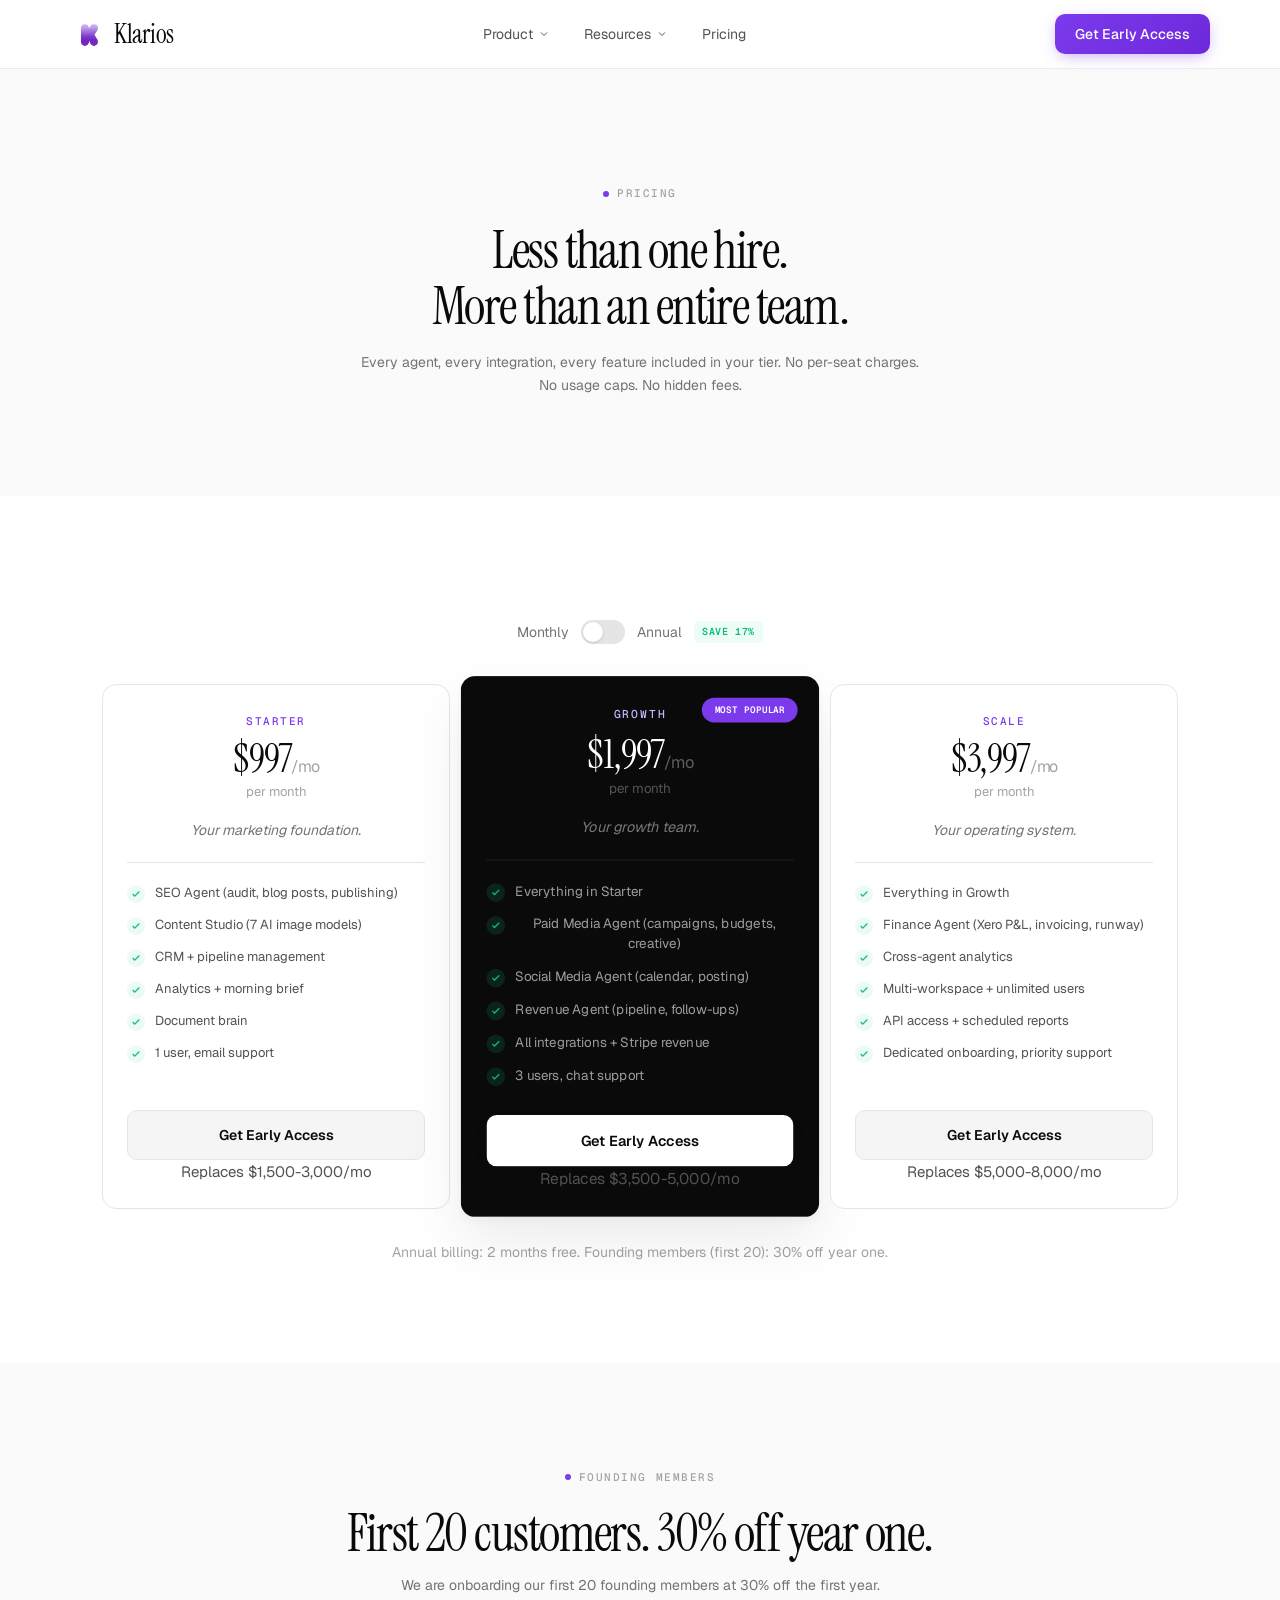
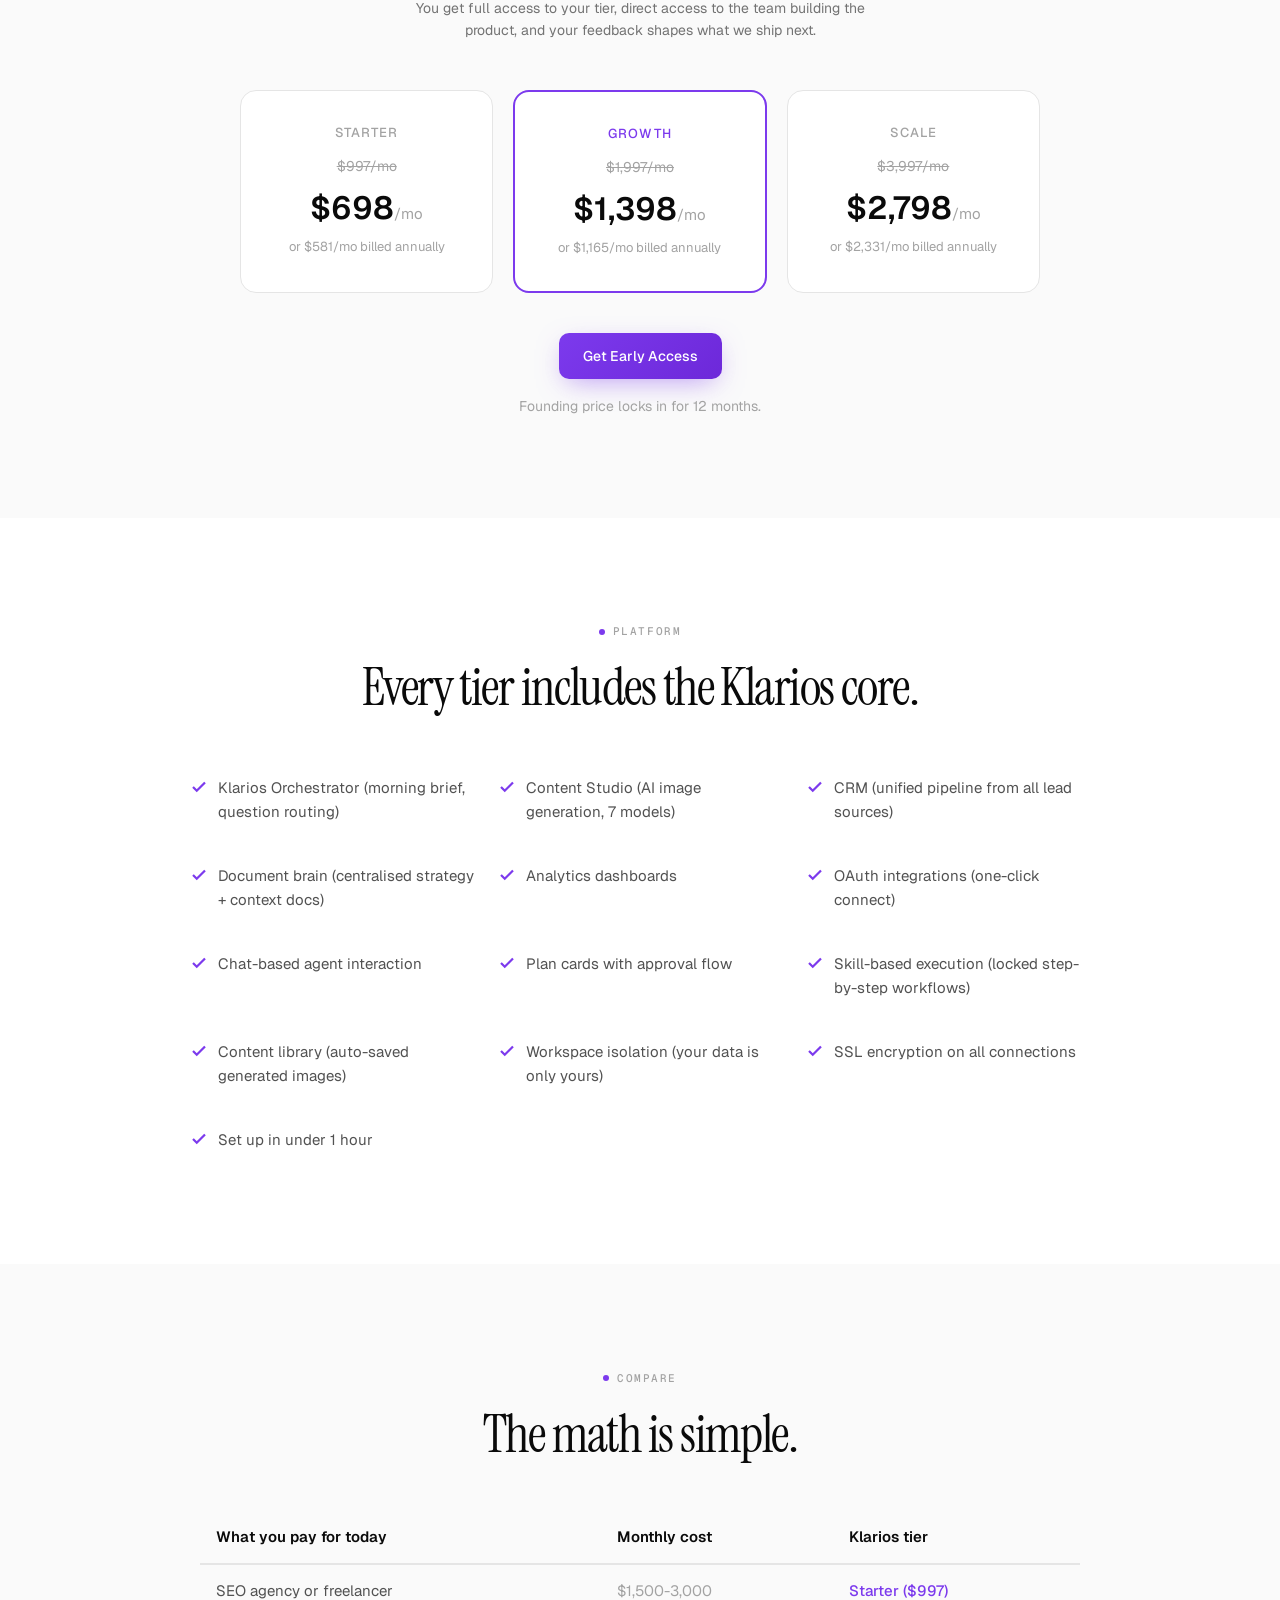
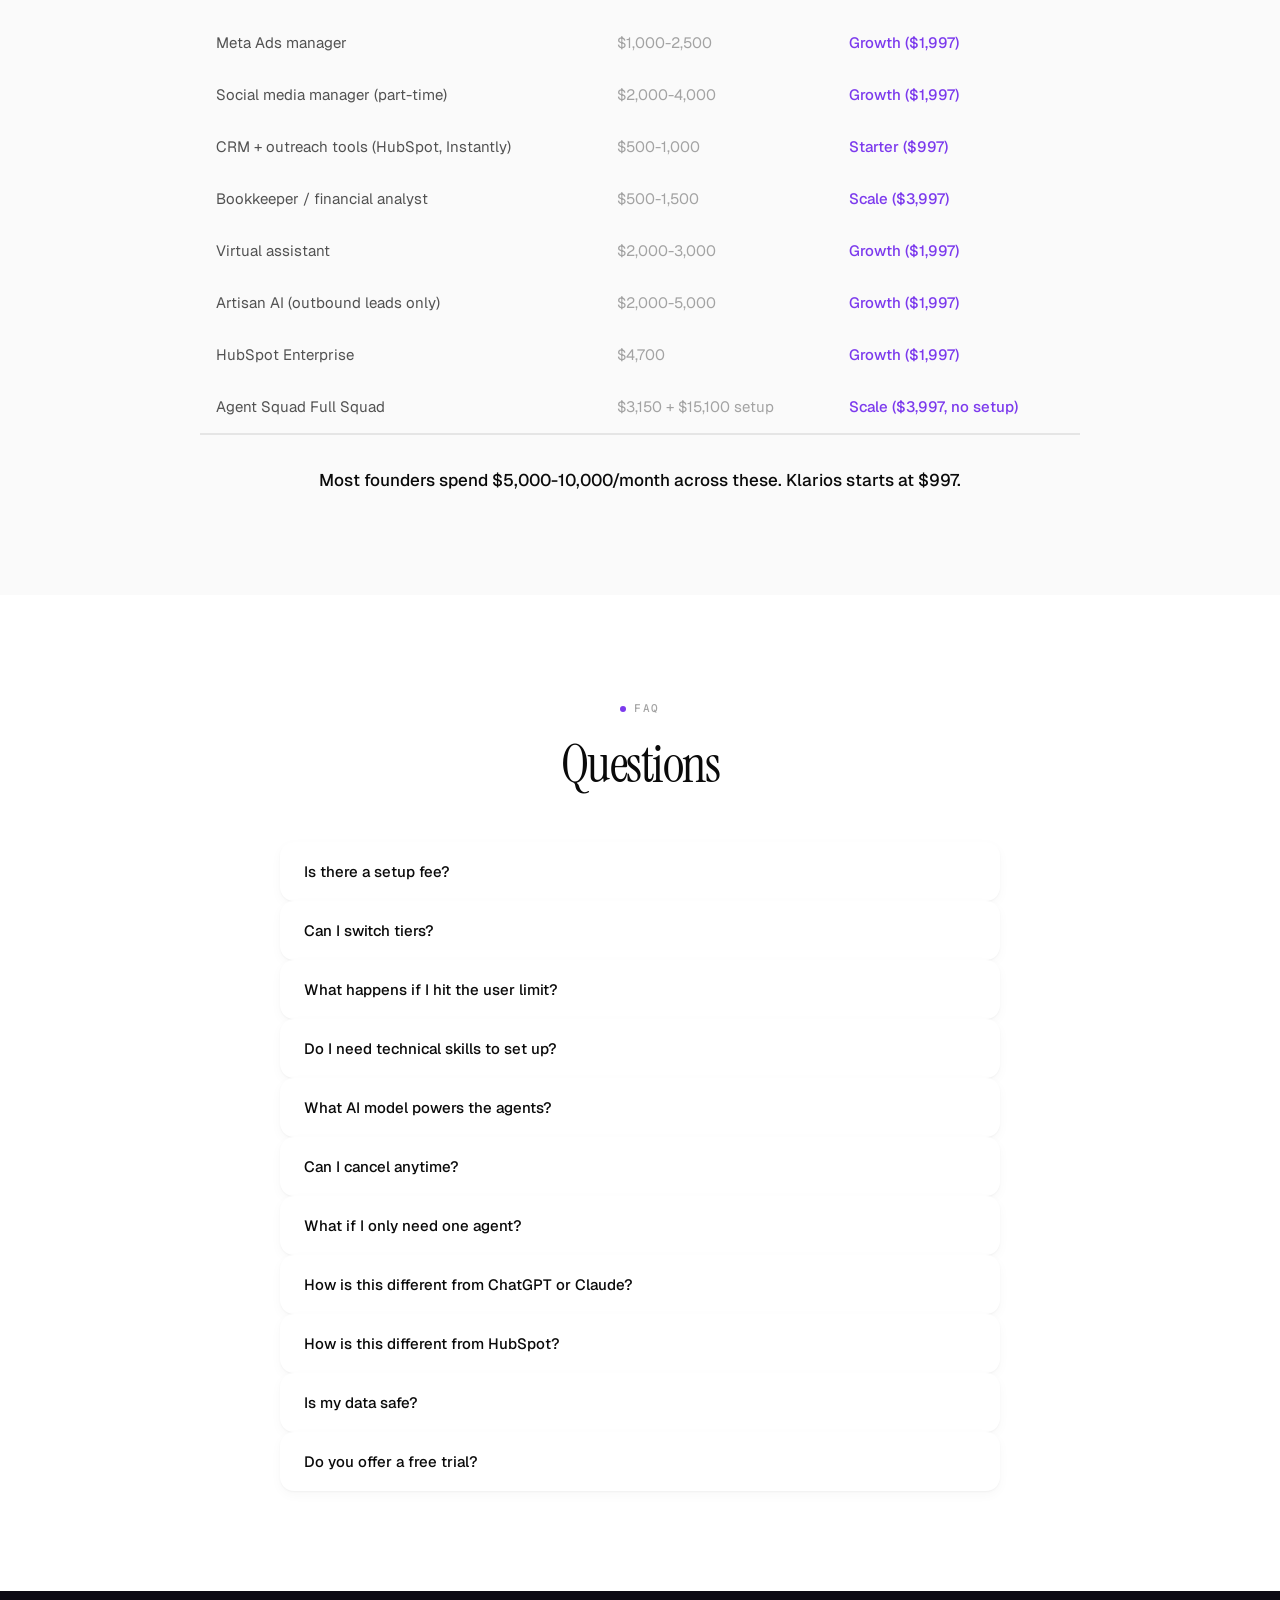
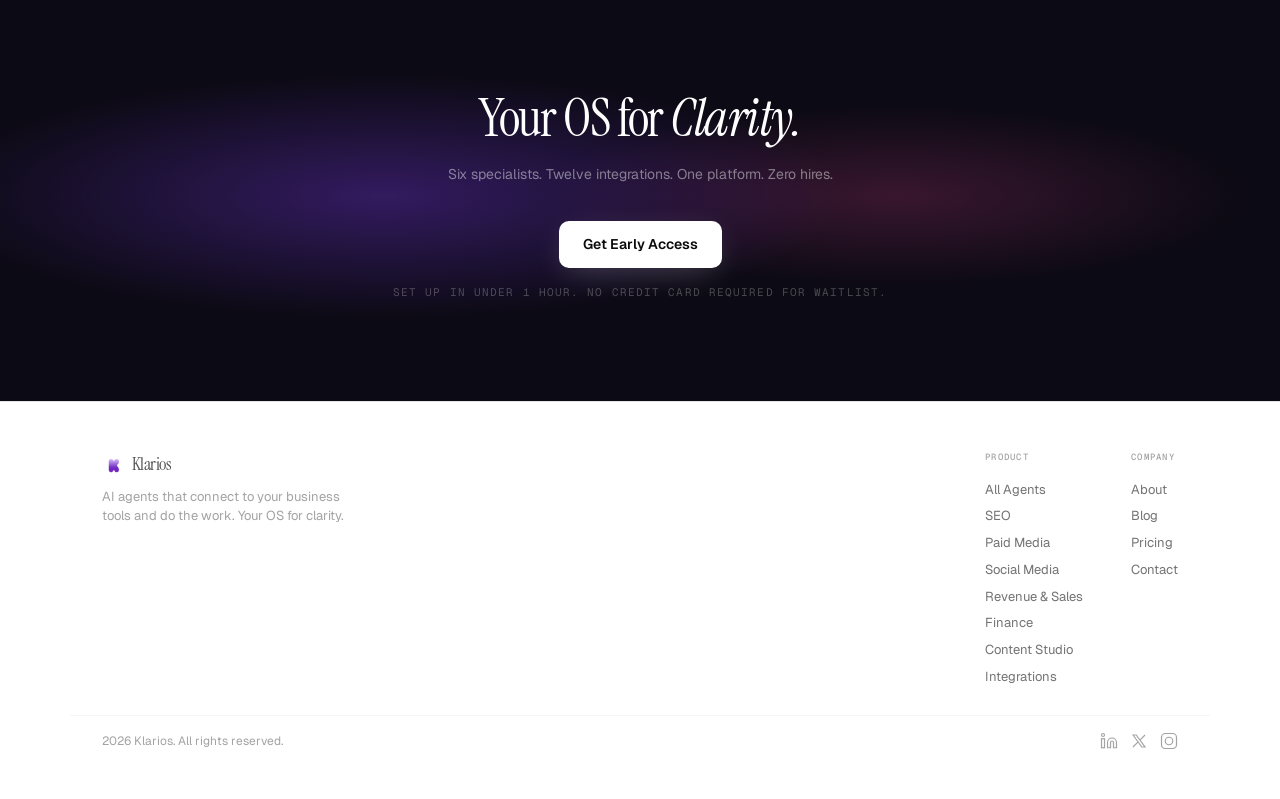
<file: pricing.html>
<!DOCTYPE html>
<html lang="en">
<head>
<meta charset="utf-8">
<link rel="icon" type="image/png" sizes="32x32" href="/favicon-32.png">
<link rel="icon" type="image/png" sizes="16x16" href="/favicon-16.png">
<link rel="apple-touch-icon" sizes="180x180" href="/apple-touch-icon.png">
<meta name="viewport" content="width=device-width, initial-scale=1.0">
<title>Klarios — Pricing</title>
<meta name="description" content="Less than one hire. More than an entire team. AI agents for SEO, ads, sales, and finance from $997/mo. No per-seat charges. No hidden fees.">
<meta property="og:title" content="Klarios — Pricing">
<meta property="og:description" content="Six AI specialists. One platform. From $997/mo.">
<meta property="og:type" content="website">
<meta property="og:url" content="https://klarios.io/pricing">
<link rel="preconnect" href="https://fonts.googleapis.com">
<link rel="preconnect" href="https://fonts.gstatic.com" crossorigin>
<link href="https://fonts.googleapis.com/css2?family=Instrument+Serif:ital@0;1&family=Geist:wght@300;400;500;600&family=Geist+Mono:wght@400;500&display=swap" rel="stylesheet">
<link rel="stylesheet" href="/styles.css">
<style>.nav-wrap { background:rgba(255,255,255,.88); backdrop-filter:saturate(180%) blur(20px); -webkit-backdrop-filter:saturate(180%) blur(20px); box-shadow:0 1px 0 rgba(0,0,0,.06); } .nav-wrap .nav-word { color:var(--ink) !important; } .nav-wrap .nav-link { color:var(--grey-600) !important; } .nav-wrap .nav-link:hover { background:var(--grey-100) !important; color:var(--ink) !important; }</style>
</head>
<body>

<!-- ====== NAV ====== -->
<header class="nav-wrap scrolled" id="navWrap">
<nav class="nav">
  <a href="/" class="nav-brand">
    <img src="/logo.png" alt="Klarios" class="nav-logo">
    <span class="nav-word">Klarios</span>
  </a>
  <div class="nav-center">
    <div class="nav-dropdown">
      <span class="nav-link">Product <svg viewBox="0 0 24 24" fill="none" stroke="currentColor" stroke-width="2"><path d="m6 9 6 6 6-6"/></svg></span>
      <div class="nav-mega wide">
        <div class="mega-cols">
          <div>
            <div class="mega-group-title">Agents</div>
            <a href="/product/agents" class="mega-item"><div class="mega-icon"><svg viewBox="0 0 24 24" fill="none" stroke="currentColor" stroke-width="1.6"><circle cx="12" cy="12" r="3"/><path d="M12 1v2M12 21v2M4.22 4.22l1.42 1.42M18.36 18.36l1.42 1.42M1 12h2M21 12h2M4.22 19.78l1.42-1.42M18.36 5.64l1.42-1.42"/></svg></div><div class="mega-text"><div class="mt-name">All Agents</div><div class="mt-desc">Overview of how your AI team works.</div></div></a>
            <a href="/product/seo" class="mega-item"><div class="mega-icon"><svg viewBox="0 0 24 24" fill="none" stroke="currentColor" stroke-width="1.6"><circle cx="11" cy="11" r="7"/><path d="m20 20-3.5-3.5"/></svg></div><div class="mega-text"><div class="mt-name">SEO</div><div class="mt-desc">Audit, write, publish. Directly to your site.</div></div></a>
            <a href="/product/paid-media" class="mega-item"><div class="mega-icon"><svg viewBox="0 0 24 24" fill="none" stroke="currentColor" stroke-width="1.6"><rect x="2" y="5" width="20" height="14" rx="2"/><path d="M2 10h20"/></svg></div><div class="mega-text"><div class="mt-name">Paid Media</div><div class="mt-desc">Create Meta campaigns from chat.</div></div></a>
            <a href="/product/social-media" class="mega-item"><div class="mega-icon"><svg viewBox="0 0 24 24" fill="none" stroke="currentColor" stroke-width="1.6"><path d="M21 11.5a8.38 8.38 0 0 1-.9 3.8 8.5 8.5 0 0 1-7.6 4.7 8.38 8.38 0 0 1-3.8-.9L3 21l1.9-5.7a8.38 8.38 0 0 1-.9-3.8 8.5 8.5 0 0 1 4.7-7.6 8.38 8.38 0 0 1 3.8-.9h.5a8.48 8.48 0 0 1 8 8v.5z"/></svg></div><div class="mega-text"><div class="mt-name">Social Media</div><div class="mt-desc">Calendar, captions, images, posting.</div></div></a>
          </div>
          <div>
            <div class="mega-group-title">Operations</div>
            <a href="/product/revenue-sales" class="mega-item"><div class="mega-icon"><svg viewBox="0 0 24 24" fill="none" stroke="currentColor" stroke-width="1.6"><path d="M16 21v-2a4 4 0 0 0-4-4H6a4 4 0 0 0-4 4v2"/><circle cx="9" cy="7" r="4"/><path d="M22 21v-2a4 4 0 0 0-3-3.87"/><path d="M16 3.13a4 4 0 0 1 0 7.75"/></svg></div><div class="mega-text"><div class="mt-name">Revenue & Sales</div><div class="mt-desc">CRM, pipeline, follow-ups, recovery.</div></div></a>
            <a href="/product/finance" class="mega-item"><div class="mega-icon"><svg viewBox="0 0 24 24" fill="none" stroke="currentColor" stroke-width="1.6"><path d="M12 2v20M17 5H9.5a3.5 3.5 0 0 0 0 7h5a3.5 3.5 0 0 1 0 7H6"/></svg></div><div class="mega-text"><div class="mt-name">Finance</div><div class="mt-desc">P&L, invoices, runway, expenses via Xero.</div></div></a>
            <a href="/product/content-studio" class="mega-item"><div class="mega-icon"><svg viewBox="0 0 24 24" fill="none" stroke="currentColor" stroke-width="1.6"><path d="M12 20h9"/><path d="M16.5 3.5a2.12 2.12 0 0 1 3 3L7 19l-4 1 1-4L16.5 3.5z"/></svg></div><div class="mega-text"><div class="mt-name">Content Studio</div><div class="mt-desc">AI image generation, 7 models, all formats.</div></div></a>
            <a href="/product/integrations" class="mega-item"><div class="mega-icon"><svg viewBox="0 0 24 24" fill="none" stroke="currentColor" stroke-width="1.6"><path d="M10 13a4 4 0 0 0 5.66 0l3-3a4 4 0 1 0-5.66-5.66l-1 1"/><path d="M14 11a4 4 0 0 0-5.66 0l-3 3a4 4 0 1 0 5.66 5.66l1-1"/></svg></div><div class="mega-text"><div class="mt-name">Integrations</div><div class="mt-desc">12 tools. One click each. OAuth.</div></div></a>
          </div>
        </div>
      </div>
    </div>
    <div class="nav-dropdown">
      <span class="nav-link">Resources <svg viewBox="0 0 24 24" fill="none" stroke="currentColor" stroke-width="2"><path d="m6 9 6 6 6-6"/></svg></span>
      <div class="nav-mega narrow">
        <a href="/resources/blog" class="mega-item"><div class="mega-icon"><svg viewBox="0 0 24 24" fill="none" stroke="currentColor" stroke-width="1.6"><path d="M14.5 2H6a2 2 0 0 0-2 2v16a2 2 0 0 0 2 2h12a2 2 0 0 0 2-2V7.5L14.5 2z"/><path d="M14 2v6h6"/></svg></div><div class="mega-text"><div class="mt-name">Blog</div><div class="mt-desc">Insights and product updates.</div></div></a>
        <a href="/resources/about" class="mega-item"><div class="mega-icon"><svg viewBox="0 0 24 24" fill="none" stroke="currentColor" stroke-width="1.6"><circle cx="12" cy="8" r="4"/><path d="M4 21c0-4 4-6 8-6s8 2 8 6"/></svg></div><div class="mega-text"><div class="mt-name">About</div><div class="mt-desc">The founder and the mission.</div></div></a>
      </div>
    </div>
    <a href="/pricing" class="nav-link">Pricing</a>
  </div>
  <div class="nav-right">
    <a href="#early-access" class="nav-cta">Get Early Access</a>
    <button class="nav-hamburger" id="navHamburger" aria-label="Menu" aria-expanded="false">
      <svg viewBox="0 0 24 24" fill="none" stroke="currentColor" stroke-width="2"><path d="M4 6h16M4 12h16M4 18h16"/></svg>
    </button>
  </div>
</nav>
</header>

<!-- ====== S1: HERO ====== -->
<section class="product-hero">
<div class="container text-center">
  <p class="eyebrow" data-r><span class="dot"></span>Pricing</p>
  <div class="section-title" data-r data-d="1">Less than one hire.<br>More than an entire team.</div>
  <p class="section-sub center" data-r data-d="2">Every agent, every integration, every feature included in your tier. No per-seat charges. No usage caps. No hidden fees.</p>
</div>
</section>

<!-- ====== S2: BILLING TOGGLE + TIER CARDS ====== -->
<section>
<div class="container text-center">
  <div class="billing-toggle" data-r><span>Monthly</span><div class="toggle-track" id="billingToggle"></div><span>Annual</span><span class="save-badge">Save 17%</span></div>
  <div class="pricing-grid">
    <div class="price-card" data-r data-d="1">
      <div class="price-tier">Starter</div>
      <div class="price-amount" data-monthly="$997" data-annual="$831">$997<span>/mo</span></div>
      <div class="price-period" data-period-text>per month</div>
      <div class="price-tagline">Your marketing foundation.</div>
      <div class="price-features">
        <div class="price-feat"><span class="pf-check"><svg viewBox="0 0 24 24" fill="none" stroke="currentColor" stroke-width="3"><path d="M20 6L9 17l-5-5"/></svg></span>SEO Agent (audit, blog posts, publishing)</div>
        <div class="price-feat"><span class="pf-check"><svg viewBox="0 0 24 24" fill="none" stroke="currentColor" stroke-width="3"><path d="M20 6L9 17l-5-5"/></svg></span>Content Studio (7 AI image models)</div>
        <div class="price-feat"><span class="pf-check"><svg viewBox="0 0 24 24" fill="none" stroke="currentColor" stroke-width="3"><path d="M20 6L9 17l-5-5"/></svg></span>CRM + pipeline management</div>
        <div class="price-feat"><span class="pf-check"><svg viewBox="0 0 24 24" fill="none" stroke="currentColor" stroke-width="3"><path d="M20 6L9 17l-5-5"/></svg></span>Analytics + morning brief</div>
        <div class="price-feat"><span class="pf-check"><svg viewBox="0 0 24 24" fill="none" stroke="currentColor" stroke-width="3"><path d="M20 6L9 17l-5-5"/></svg></span>Document brain</div>
        <div class="price-feat"><span class="pf-check"><svg viewBox="0 0 24 24" fill="none" stroke="currentColor" stroke-width="3"><path d="M20 6L9 17l-5-5"/></svg></span>1 user, email support</div>
      </div>
      <a href="#early-access" class="price-cta">Get Early Access</a>
      <div class="price-replaces">Replaces $1,500-3,000/mo</div>
    </div>
    <div class="price-card featured" data-r data-d="2">
      <div class="price-badge">Most Popular</div>
      <div class="price-tier">Growth</div>
      <div class="price-amount" data-monthly="$1,997" data-annual="$1,664">$1,997<span>/mo</span></div>
      <div class="price-period" data-period-text>per month</div>
      <div class="price-tagline">Your growth team.</div>
      <div class="price-features">
        <div class="price-feat"><span class="pf-check"><svg viewBox="0 0 24 24" fill="none" stroke="currentColor" stroke-width="3"><path d="M20 6L9 17l-5-5"/></svg></span>Everything in Starter</div>
        <div class="price-feat"><span class="pf-check"><svg viewBox="0 0 24 24" fill="none" stroke="currentColor" stroke-width="3"><path d="M20 6L9 17l-5-5"/></svg></span>Paid Media Agent (campaigns, budgets, creative)</div>
        <div class="price-feat"><span class="pf-check"><svg viewBox="0 0 24 24" fill="none" stroke="currentColor" stroke-width="3"><path d="M20 6L9 17l-5-5"/></svg></span>Social Media Agent (calendar, posting)</div>
        <div class="price-feat"><span class="pf-check"><svg viewBox="0 0 24 24" fill="none" stroke="currentColor" stroke-width="3"><path d="M20 6L9 17l-5-5"/></svg></span>Revenue Agent (pipeline, follow-ups)</div>
        <div class="price-feat"><span class="pf-check"><svg viewBox="0 0 24 24" fill="none" stroke="currentColor" stroke-width="3"><path d="M20 6L9 17l-5-5"/></svg></span>All integrations + Stripe revenue</div>
        <div class="price-feat"><span class="pf-check"><svg viewBox="0 0 24 24" fill="none" stroke="currentColor" stroke-width="3"><path d="M20 6L9 17l-5-5"/></svg></span>3 users, chat support</div>
      </div>
      <a href="#early-access" class="price-cta">Get Early Access</a>
      <div class="price-replaces">Replaces $3,500-5,000/mo</div>
    </div>
    <div class="price-card" data-r data-d="3">
      <div class="price-tier">Scale</div>
      <div class="price-amount" data-monthly="$3,997" data-annual="$3,331">$3,997<span>/mo</span></div>
      <div class="price-period" data-period-text>per month</div>
      <div class="price-tagline">Your operating system.</div>
      <div class="price-features">
        <div class="price-feat"><span class="pf-check"><svg viewBox="0 0 24 24" fill="none" stroke="currentColor" stroke-width="3"><path d="M20 6L9 17l-5-5"/></svg></span>Everything in Growth</div>
        <div class="price-feat"><span class="pf-check"><svg viewBox="0 0 24 24" fill="none" stroke="currentColor" stroke-width="3"><path d="M20 6L9 17l-5-5"/></svg></span>Finance Agent (Xero P&L, invoicing, runway)</div>
        <div class="price-feat"><span class="pf-check"><svg viewBox="0 0 24 24" fill="none" stroke="currentColor" stroke-width="3"><path d="M20 6L9 17l-5-5"/></svg></span>Cross-agent analytics</div>
        <div class="price-feat"><span class="pf-check"><svg viewBox="0 0 24 24" fill="none" stroke="currentColor" stroke-width="3"><path d="M20 6L9 17l-5-5"/></svg></span>Multi-workspace + unlimited users</div>
        <div class="price-feat"><span class="pf-check"><svg viewBox="0 0 24 24" fill="none" stroke="currentColor" stroke-width="3"><path d="M20 6L9 17l-5-5"/></svg></span>API access + scheduled reports</div>
        <div class="price-feat"><span class="pf-check"><svg viewBox="0 0 24 24" fill="none" stroke="currentColor" stroke-width="3"><path d="M20 6L9 17l-5-5"/></svg></span>Dedicated onboarding, priority support</div>
      </div>
      <a href="#early-access" class="price-cta">Get Early Access</a>
      <div class="price-replaces">Replaces $5,000-8,000/mo</div>
    </div>
  </div>
  <p style="margin-top:32px;font-size:14px;color:var(--grey-400)" data-r>Annual billing: 2 months free. Founding members (first 20): 30% off year one.</p>
</div>
</section>

<!-- ====== S3: FOUNDING MEMBER ====== -->
<section style="background:var(--grey-50)">
<div class="container text-center">
  <p class="eyebrow" data-r><span class="dot"></span>Founding members</p>
  <div class="section-title" data-r data-d="1">First 20 customers. 30% off year one.</div>
  <p class="section-sub center" data-r data-d="2">We are onboarding our first 20 founding members at 30% off the first year. You get full access to your tier, direct access to the team building the product, and your feedback shapes what we ship next.</p>
  <div style="display:grid;grid-template-columns:repeat(3,1fr);gap:20px;max-width:800px;margin:48px auto 0;text-align:center" data-r data-d="3">
    <div style="background:#fff;border:1px solid var(--grey-200);border-radius:16px;padding:32px 24px">
      <div style="font-size:13px;font-weight:500;color:var(--grey-400);text-transform:uppercase;letter-spacing:.08em;margin-bottom:12px">Starter</div>
      <div style="font-size:14px;color:var(--grey-400);text-decoration:line-through">$997/mo</div>
      <div style="font-size:32px;font-weight:600;color:var(--ink);margin:4px 0">$698<span style="font-size:15px;font-weight:400;color:var(--grey-400)">/mo</span></div>
      <div style="font-size:13px;color:var(--grey-400)">or $581/mo billed annually</div>
    </div>
    <div style="background:#fff;border:2px solid var(--violet);border-radius:16px;padding:32px 24px">
      <div style="font-size:13px;font-weight:500;color:var(--violet);text-transform:uppercase;letter-spacing:.08em;margin-bottom:12px">Growth</div>
      <div style="font-size:14px;color:var(--grey-400);text-decoration:line-through">$1,997/mo</div>
      <div style="font-size:32px;font-weight:600;color:var(--ink);margin:4px 0">$1,398<span style="font-size:15px;font-weight:400;color:var(--grey-400)">/mo</span></div>
      <div style="font-size:13px;color:var(--grey-400)">or $1,165/mo billed annually</div>
    </div>
    <div style="background:#fff;border:1px solid var(--grey-200);border-radius:16px;padding:32px 24px">
      <div style="font-size:13px;font-weight:500;color:var(--grey-400);text-transform:uppercase;letter-spacing:.08em;margin-bottom:12px">Scale</div>
      <div style="font-size:14px;color:var(--grey-400);text-decoration:line-through">$3,997/mo</div>
      <div style="font-size:32px;font-weight:600;color:var(--ink);margin:4px 0">$2,798<span style="font-size:15px;font-weight:400;color:var(--grey-400)">/mo</span></div>
      <div style="font-size:13px;color:var(--grey-400)">or $2,331/mo billed annually</div>
    </div>
  </div>
  <a href="#early-access" class="btn-primary" style="margin-top:40px" data-r data-d="4">Get Early Access</a>
  <p style="margin-top:16px;font-size:14px;color:var(--grey-400)" data-r data-d="5">Founding price locks in for 12 months.</p>
</div>
</section>

<!-- ====== S4: WHAT'S INCLUDED IN EVERY TIER ====== -->
<section>
<div class="container text-center">
  <p class="eyebrow" data-r><span class="dot"></span>Platform</p>
  <div class="section-title" data-r data-d="1">Every tier includes the Klarios core.</div>
  <div style="display:grid;grid-template-columns:repeat(3,1fr);gap:16px 24px;max-width:900px;margin:48px auto 0;text-align:left" data-r data-d="2">
    <div style="display:flex;align-items:flex-start;gap:10px;padding:12px 0"><span style="color:var(--violet);flex:none;margin-top:2px"><svg width="18" height="18" viewBox="0 0 24 24" fill="none" stroke="currentColor" stroke-width="3"><path d="M20 6L9 17l-5-5"/></svg></span><span style="font-size:15px;color:var(--grey-600)">Klarios Orchestrator (morning brief, question routing)</span></div>
    <div style="display:flex;align-items:flex-start;gap:10px;padding:12px 0"><span style="color:var(--violet);flex:none;margin-top:2px"><svg width="18" height="18" viewBox="0 0 24 24" fill="none" stroke="currentColor" stroke-width="3"><path d="M20 6L9 17l-5-5"/></svg></span><span style="font-size:15px;color:var(--grey-600)">Content Studio (AI image generation, 7 models)</span></div>
    <div style="display:flex;align-items:flex-start;gap:10px;padding:12px 0"><span style="color:var(--violet);flex:none;margin-top:2px"><svg width="18" height="18" viewBox="0 0 24 24" fill="none" stroke="currentColor" stroke-width="3"><path d="M20 6L9 17l-5-5"/></svg></span><span style="font-size:15px;color:var(--grey-600)">CRM (unified pipeline from all lead sources)</span></div>
    <div style="display:flex;align-items:flex-start;gap:10px;padding:12px 0"><span style="color:var(--violet);flex:none;margin-top:2px"><svg width="18" height="18" viewBox="0 0 24 24" fill="none" stroke="currentColor" stroke-width="3"><path d="M20 6L9 17l-5-5"/></svg></span><span style="font-size:15px;color:var(--grey-600)">Document brain (centralised strategy + context docs)</span></div>
    <div style="display:flex;align-items:flex-start;gap:10px;padding:12px 0"><span style="color:var(--violet);flex:none;margin-top:2px"><svg width="18" height="18" viewBox="0 0 24 24" fill="none" stroke="currentColor" stroke-width="3"><path d="M20 6L9 17l-5-5"/></svg></span><span style="font-size:15px;color:var(--grey-600)">Analytics dashboards</span></div>
    <div style="display:flex;align-items:flex-start;gap:10px;padding:12px 0"><span style="color:var(--violet);flex:none;margin-top:2px"><svg width="18" height="18" viewBox="0 0 24 24" fill="none" stroke="currentColor" stroke-width="3"><path d="M20 6L9 17l-5-5"/></svg></span><span style="font-size:15px;color:var(--grey-600)">OAuth integrations (one-click connect)</span></div>
    <div style="display:flex;align-items:flex-start;gap:10px;padding:12px 0"><span style="color:var(--violet);flex:none;margin-top:2px"><svg width="18" height="18" viewBox="0 0 24 24" fill="none" stroke="currentColor" stroke-width="3"><path d="M20 6L9 17l-5-5"/></svg></span><span style="font-size:15px;color:var(--grey-600)">Chat-based agent interaction</span></div>
    <div style="display:flex;align-items:flex-start;gap:10px;padding:12px 0"><span style="color:var(--violet);flex:none;margin-top:2px"><svg width="18" height="18" viewBox="0 0 24 24" fill="none" stroke="currentColor" stroke-width="3"><path d="M20 6L9 17l-5-5"/></svg></span><span style="font-size:15px;color:var(--grey-600)">Plan cards with approval flow</span></div>
    <div style="display:flex;align-items:flex-start;gap:10px;padding:12px 0"><span style="color:var(--violet);flex:none;margin-top:2px"><svg width="18" height="18" viewBox="0 0 24 24" fill="none" stroke="currentColor" stroke-width="3"><path d="M20 6L9 17l-5-5"/></svg></span><span style="font-size:15px;color:var(--grey-600)">Skill-based execution (locked step-by-step workflows)</span></div>
    <div style="display:flex;align-items:flex-start;gap:10px;padding:12px 0"><span style="color:var(--violet);flex:none;margin-top:2px"><svg width="18" height="18" viewBox="0 0 24 24" fill="none" stroke="currentColor" stroke-width="3"><path d="M20 6L9 17l-5-5"/></svg></span><span style="font-size:15px;color:var(--grey-600)">Content library (auto-saved generated images)</span></div>
    <div style="display:flex;align-items:flex-start;gap:10px;padding:12px 0"><span style="color:var(--violet);flex:none;margin-top:2px"><svg width="18" height="18" viewBox="0 0 24 24" fill="none" stroke="currentColor" stroke-width="3"><path d="M20 6L9 17l-5-5"/></svg></span><span style="font-size:15px;color:var(--grey-600)">Workspace isolation (your data is only yours)</span></div>
    <div style="display:flex;align-items:flex-start;gap:10px;padding:12px 0"><span style="color:var(--violet);flex:none;margin-top:2px"><svg width="18" height="18" viewBox="0 0 24 24" fill="none" stroke="currentColor" stroke-width="3"><path d="M20 6L9 17l-5-5"/></svg></span><span style="font-size:15px;color:var(--grey-600)">SSL encryption on all connections</span></div>
    <div style="display:flex;align-items:flex-start;gap:10px;padding:12px 0"><span style="color:var(--violet);flex:none;margin-top:2px"><svg width="18" height="18" viewBox="0 0 24 24" fill="none" stroke="currentColor" stroke-width="3"><path d="M20 6L9 17l-5-5"/></svg></span><span style="font-size:15px;color:var(--grey-600)">Set up in under 1 hour</span></div>
  </div>
</div>
</section>

<!-- ====== S5: COMPARISON TABLE ====== -->
<section style="background:var(--grey-50)">
<div class="container text-center">
  <p class="eyebrow" data-r><span class="dot"></span>Compare</p>
  <div class="section-title" data-r data-d="1">The math is simple.</div>
  <div style="max-width:880px;margin:48px auto 0;text-align:left" data-r data-d="2">
    <table style="width:100%;border-collapse:collapse;font-size:15px">
      <thead>
        <tr style="border-bottom:2px solid var(--grey-200)">
          <th style="padding:14px 16px;text-align:left;font-weight:600;color:var(--ink)">What you pay for today</th>
          <th style="padding:14px 16px;text-align:left;font-weight:600;color:var(--ink)">Monthly cost</th>
          <th style="padding:14px 16px;text-align:left;font-weight:600;color:var(--ink)">Klarios tier</th>
        </tr>
      </thead>
      <tbody>
        <tr style="border-bottom:1px solid var(--grey-150)">
          <td style="padding:14px 16px;color:var(--grey-600)">SEO agency or freelancer</td>
          <td style="padding:14px 16px;color:var(--grey-400)">$1,500-3,000</td>
          <td style="padding:14px 16px;color:var(--violet);font-weight:500">Starter ($997)</td>
        </tr>
        <tr style="border-bottom:1px solid var(--grey-150)">
          <td style="padding:14px 16px;color:var(--grey-600)">Meta Ads manager</td>
          <td style="padding:14px 16px;color:var(--grey-400)">$1,000-2,500</td>
          <td style="padding:14px 16px;color:var(--violet);font-weight:500">Growth ($1,997)</td>
        </tr>
        <tr style="border-bottom:1px solid var(--grey-150)">
          <td style="padding:14px 16px;color:var(--grey-600)">Social media manager (part-time)</td>
          <td style="padding:14px 16px;color:var(--grey-400)">$2,000-4,000</td>
          <td style="padding:14px 16px;color:var(--violet);font-weight:500">Growth ($1,997)</td>
        </tr>
        <tr style="border-bottom:1px solid var(--grey-150)">
          <td style="padding:14px 16px;color:var(--grey-600)">CRM + outreach tools (HubSpot, Instantly)</td>
          <td style="padding:14px 16px;color:var(--grey-400)">$500-1,000</td>
          <td style="padding:14px 16px;color:var(--violet);font-weight:500">Starter ($997)</td>
        </tr>
        <tr style="border-bottom:1px solid var(--grey-150)">
          <td style="padding:14px 16px;color:var(--grey-600)">Bookkeeper / financial analyst</td>
          <td style="padding:14px 16px;color:var(--grey-400)">$500-1,500</td>
          <td style="padding:14px 16px;color:var(--violet);font-weight:500">Scale ($3,997)</td>
        </tr>
        <tr style="border-bottom:1px solid var(--grey-150)">
          <td style="padding:14px 16px;color:var(--grey-600)">Virtual assistant</td>
          <td style="padding:14px 16px;color:var(--grey-400)">$2,000-3,000</td>
          <td style="padding:14px 16px;color:var(--violet);font-weight:500">Growth ($1,997)</td>
        </tr>
        <tr style="border-bottom:1px solid var(--grey-150)">
          <td style="padding:14px 16px;color:var(--grey-600)">Artisan AI (outbound leads only)</td>
          <td style="padding:14px 16px;color:var(--grey-400)">$2,000-5,000</td>
          <td style="padding:14px 16px;color:var(--violet);font-weight:500">Growth ($1,997)</td>
        </tr>
        <tr style="border-bottom:1px solid var(--grey-150)">
          <td style="padding:14px 16px;color:var(--grey-600)">HubSpot Enterprise</td>
          <td style="padding:14px 16px;color:var(--grey-400)">$4,700</td>
          <td style="padding:14px 16px;color:var(--violet);font-weight:500">Growth ($1,997)</td>
        </tr>
        <tr style="border-bottom:2px solid var(--grey-200)">
          <td style="padding:14px 16px;color:var(--grey-600)">Agent Squad Full Squad</td>
          <td style="padding:14px 16px;color:var(--grey-400)">$3,150 + $15,100 setup</td>
          <td style="padding:14px 16px;color:var(--violet);font-weight:500">Scale ($3,997, no setup)</td>
        </tr>
      </tbody>
    </table>
  </div>
  <p style="margin-top:32px;font-size:17px;color:var(--ink);font-weight:500" data-r data-d="3">Most founders spend $5,000-10,000/month across these. Klarios starts at $997.</p>
</div>
</section>

<!-- ====== S6: FAQ ====== -->
<section>
<div class="container">
  <div class="text-center">
    <p class="eyebrow" data-r><span class="dot"></span>FAQ</p>
    <div class="section-title" data-r data-d="1">Questions</div>
  </div>
  <div style="max-width:720px;margin:48px auto 0" data-r data-d="2">
    <div class="faq-item">
      <button class="faq-q">Is there a setup fee?</button>
      <div class="faq-a"><div class="faq-a-inner">No. Every tier includes self-serve onboarding. Connect your tools through OAuth, set your strategy in the document brain, and your agents start working. Scale tier includes a 1:1 onboarding session at no extra cost.</div></div>
    </div>
    <div class="faq-item">
      <button class="faq-q">Can I switch tiers?</button>
      <div class="faq-a"><div class="faq-a-inner">Yes. Upgrade or downgrade at any time. Changes take effect on your next billing cycle. When you upgrade, you get immediate access to the new agents and features.</div></div>
    </div>
    <div class="faq-item">
      <button class="faq-q">What happens if I hit the user limit?</button>
      <div class="faq-a"><div class="faq-a-inner">Starter includes 1 user, Growth includes 3, Scale includes unlimited. Additional users on Starter and Growth are $49/mo each.</div></div>
    </div>
    <div class="faq-item">
      <button class="faq-q">Do I need technical skills to set up?</button>
      <div class="faq-a"><div class="faq-a-inner">No. Every integration connects through OAuth -- click Connect, grant access, done. No API keys, no code, no developer docs. The agents handle everything after that.</div></div>
    </div>
    <div class="faq-item">
      <button class="faq-q">What AI model powers the agents?</button>
      <div class="faq-a"><div class="faq-a-inner">Claude Sonnet by Anthropic. Every agent conversation, morning brief, and plan proposal is powered by Claude. Content Studio uses multiple image models including Grok Imagine, Imagen 4, and Nano Banana 2.</div></div>
    </div>
    <div class="faq-item">
      <button class="faq-q">Can I cancel anytime?</button>
      <div class="faq-a"><div class="faq-a-inner">Monthly plans cancel anytime, effective at the end of the billing period. Annual plans are committed for 12 months with a prorated refund available in the first 30 days.</div></div>
    </div>
    <div class="faq-item">
      <button class="faq-q">What if I only need one agent?</button>
      <div class="faq-a"><div class="faq-a-inner">Starter tier gives you the SEO agent plus CRM and Content Studio. If you only need SEO, Starter is the right fit. We don't sell individual agents separately -- the value is in how they work together.</div></div>
    </div>
    <div class="faq-item">
      <button class="faq-q">How is this different from ChatGPT or Claude?</button>
      <div class="faq-a"><div class="faq-a-inner">ChatGPT and Claude are general-purpose AI assistants. Klarios agents are connected to your actual business tools -- your ad accounts, your website, your accounting software, your CRM. They don't just give advice. They create the campaign, publish the post, draft the email. They execute.</div></div>
    </div>
    <div class="faq-item">
      <button class="faq-q">How is this different from HubSpot?</button>
      <div class="faq-a"><div class="faq-a-inner">HubSpot is a dashboard that shows your data and lets you configure automations. Klarios agents read your data, form opinions based on your strategy, propose specific actions, and execute them on your approval. HubSpot shows you the problem. Klarios fixes it.</div></div>
    </div>
    <div class="faq-item">
      <button class="faq-q">Is my data safe?</button>
      <div class="faq-a"><div class="faq-a-inner">Yes. Every workspace is fully isolated -- no customer can see another customer's data. OAuth tokens are encrypted at rest. We never store your passwords. All connections are scoped to the minimum permissions needed.</div></div>
    </div>
    <div class="faq-item">
      <button class="faq-q">Do you offer a free trial?</button>
      <div class="faq-a"><div class="faq-a-inner">Not currently. We offer a founding member discount (30% off year one) for our first 20 customers. This ensures every customer is serious about using the product and gives us the bandwidth to support you properly.</div></div>
    </div>
  </div>
</div>
</section>

<!-- ====== S7: FINAL CTA ====== -->
<section class="cta-section" id="early-access">
<div class="container text-center">
  <div class="section-title" data-r>Your OS for <em style="font-family:var(--serif)">Clarity.</em></div>
  <p class="section-sub center" data-r data-d="1">Six specialists. Twelve integrations. One platform. Zero hires.</p>
  <a href="#" class="btn-white" data-r data-d="2">Get Early Access</a>
  <p class="cta-sub-text" data-r data-d="3">Set up in under 1 hour. No credit card required for waitlist.</p>
</div>
</section>

<!-- ====== FOOTER ====== -->
<footer>
<div class="footer-inner">
  <div><div class="footer-brand"><img src="/logo.png" alt="Klarios" class="nav-logo" style="width:22px;height:22px"><span class="footer-word">Klarios</span></div><p class="footer-desc">AI agents that connect to your business tools and do the work. Your OS for clarity.</p></div>
  <div class="footer-col"><h4>Product</h4><a href="/product/agents">All Agents</a><a href="/product/seo">SEO</a><a href="/product/paid-media">Paid Media</a><a href="/product/social-media">Social Media</a><a href="/product/revenue-sales">Revenue & Sales</a><a href="/product/finance">Finance</a><a href="/product/content-studio">Content Studio</a><a href="/product/integrations">Integrations</a></div>
  <div class="footer-col"><h4>Company</h4><a href="/resources/about">About</a><a href="/resources/blog">Blog</a><a href="/pricing">Pricing</a><a href="mailto:hello@klarios.io">Contact</a></div>
</div>
<div class="footer-bottom">
  <span>2026 Klarios. All rights reserved.</span>
  <div class="footer-social">
    <a href="#" aria-label="LinkedIn"><svg viewBox="0 0 24 24" fill="none" stroke="currentColor" stroke-width="1.6"><path d="M16 8a6 6 0 0 1 6 6v7h-4v-7a2 2 0 0 0-4 0v7h-4v-7a6 6 0 0 1 6-6z"/><rect x="2" y="9" width="4" height="12"/><circle cx="4" cy="4" r="2"/></svg></a>
    <a href="#" aria-label="X"><svg viewBox="0 0 24 24" fill="none" stroke="currentColor" stroke-width="1.6"><path d="M4 4l11.733 16H20L8.267 4z"/><path d="M4 20l6.768-6.768M20 4l-6.768 6.768"/></svg></a>
    <a href="#" aria-label="Instagram"><svg viewBox="0 0 24 24" fill="none" stroke="currentColor" stroke-width="1.6"><rect x="2" y="2" width="20" height="20" rx="5"/><circle cx="12" cy="12" r="5"/></svg></a>
  </div>
</div>
</footer>

<script src="/script.js"></script>
</body>
</html>
</file>
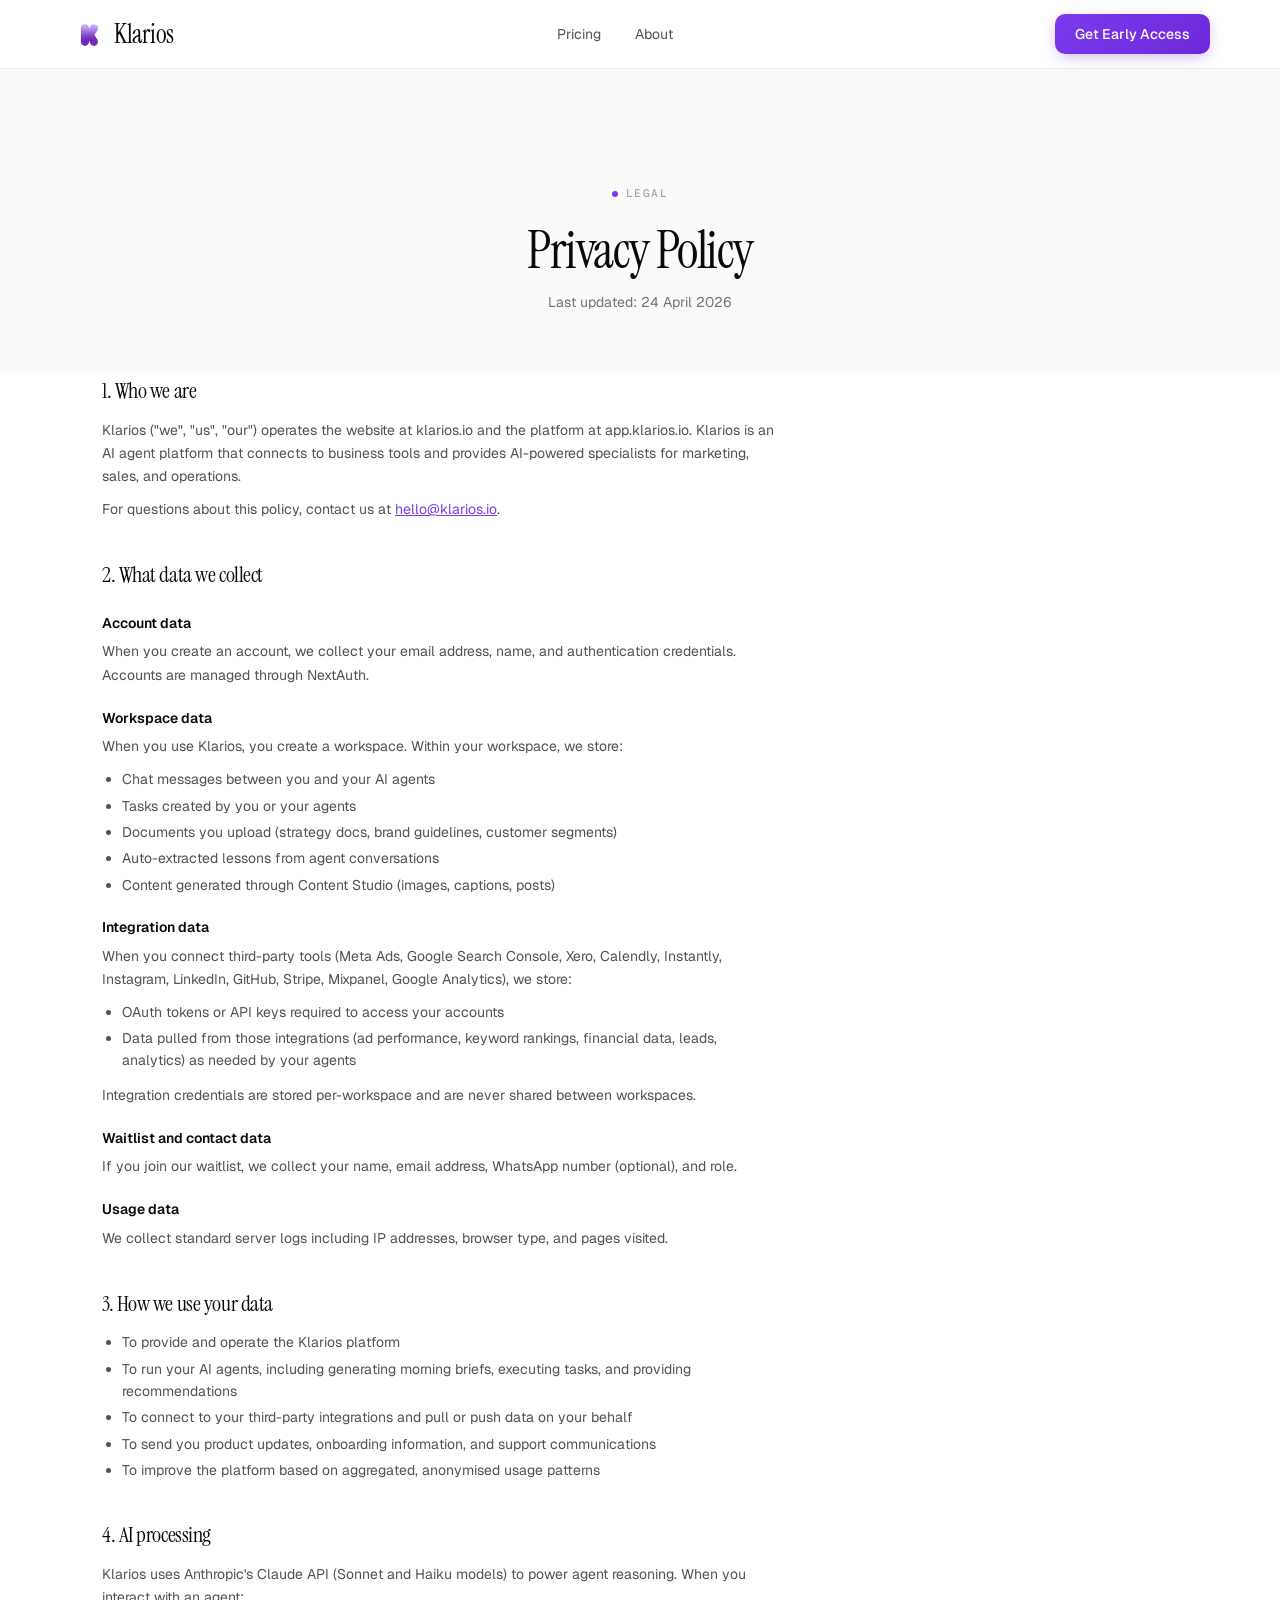
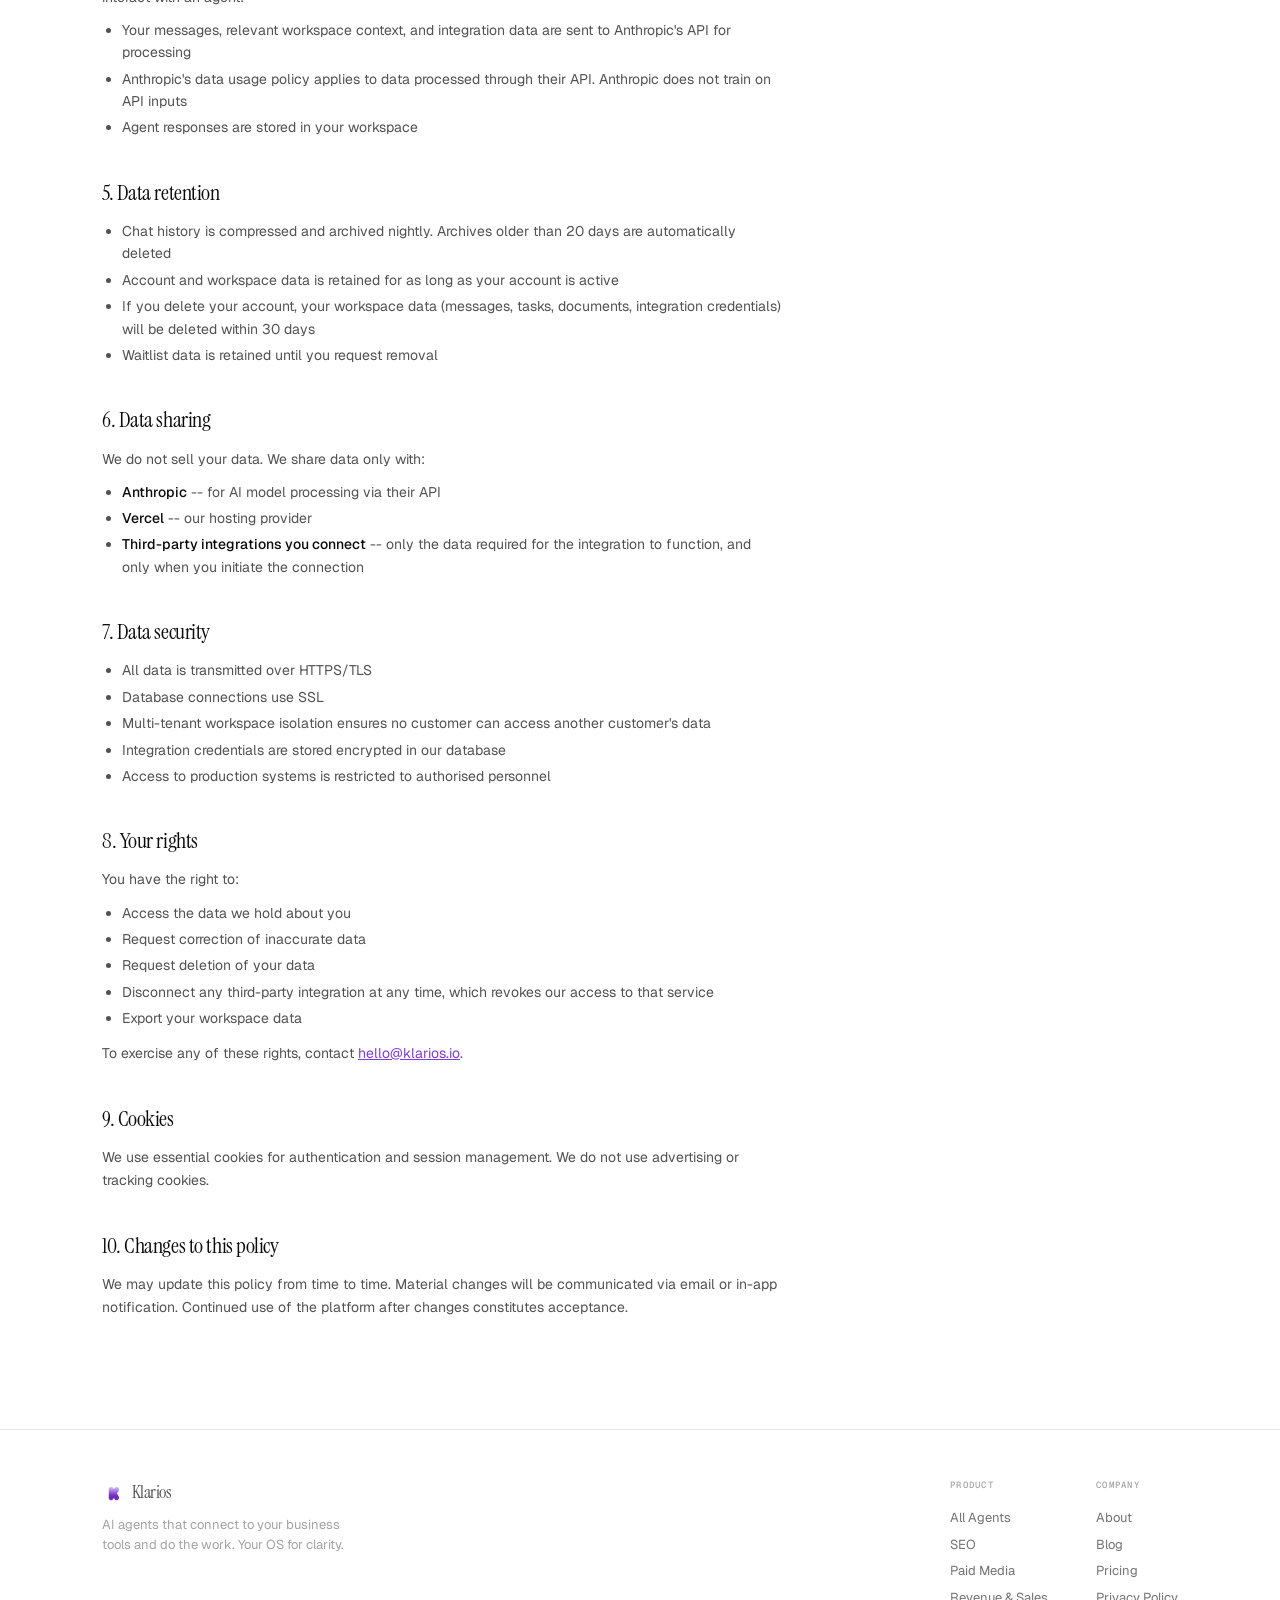
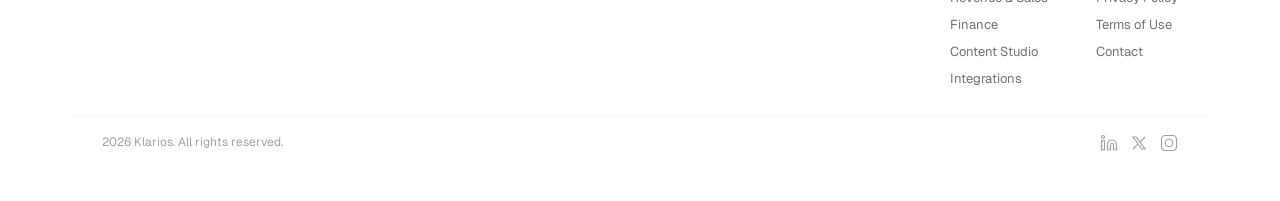
<file: privacy.html>
<!DOCTYPE html>
<html lang="en">
<head>
<meta charset="utf-8">
<link rel="icon" type="image/png" sizes="32x32" href="/favicon-32.png">
<link rel="icon" type="image/png" sizes="16x16" href="/favicon-16.png">
<link rel="apple-touch-icon" sizes="180x180" href="/apple-touch-icon.png">
<meta name="viewport" content="width=device-width, initial-scale=1.0">
<title>Klarios — Privacy Policy</title>
<meta name="description" content="Privacy Policy for Klarios. How we collect, use, and protect your data.">
<meta property="og:title" content="Klarios — Privacy Policy">
<meta property="og:type" content="website">
<meta property="og:url" content="https://klarios.io/privacy">
<link rel="preconnect" href="https://fonts.googleapis.com">
<link rel="preconnect" href="https://fonts.gstatic.com" crossorigin>
<link href="https://fonts.googleapis.com/css2?family=Instrument+Serif:ital@0;1&family=Geist:wght@300;400;500;600&family=Geist+Mono:wght@400;500&display=swap" rel="stylesheet">
<link rel="stylesheet" href="/styles.css?v=20260424c">
<style>.nav-wrap { background:rgba(255,255,255,.88); backdrop-filter:saturate(180%) blur(20px); -webkit-backdrop-filter:saturate(180%) blur(20px); box-shadow:0 1px 0 rgba(0,0,0,.06); } .nav-wrap .nav-word { color:var(--ink) !important; } .nav-wrap .nav-link { color:var(--grey-600) !important; } .nav-wrap .nav-link:hover { background:var(--grey-100) !important; color:var(--ink) !important; }</style>
</head>
<body>

<!-- ====== NAV ====== -->
<header class="nav-wrap" id="navWrap">
<nav class="nav">
  <a href="/" class="nav-brand">
    <img src="/logo.png" alt="Klarios" class="nav-logo">
    <span class="nav-word">Klarios</span>
  </a>
  <div class="nav-center">
    <a href="/pricing" class="nav-link">Pricing</a>
    <a href="/resources/about" class="nav-link">About</a>
  </div>
  <div class="nav-right">
    <a href="/#early-access" class="nav-cta">Get Early Access</a>
  </div>
</nav>
</header>

<!-- ====== CONTENT ====== -->
<section class="product-hero" style="padding-bottom:60px">
<div class="container">
  <p class="eyebrow"><span class="dot"></span>Legal</p>
  <div class="section-title" style="max-width:600px">Privacy Policy</div>
  <p class="section-sub" style="max-width:560px;margin-top:12px">Last updated: 24 April 2026</p>
</div>
</section>

<section style="padding-top:0;padding-bottom:100px">
<div class="container">
<div class="legal-content">

<h2>1. Who we are</h2>
<p>Klarios ("we", "us", "our") operates the website at klarios.io and the platform at app.klarios.io. Klarios is an AI agent platform that connects to business tools and provides AI-powered specialists for marketing, sales, and operations.</p>
<p>For questions about this policy, contact us at <a href="mailto:hello@klarios.io">hello@klarios.io</a>.</p>

<h2>2. What data we collect</h2>

<h3>Account data</h3>
<p>When you create an account, we collect your email address, name, and authentication credentials. Accounts are managed through NextAuth.</p>

<h3>Workspace data</h3>
<p>When you use Klarios, you create a workspace. Within your workspace, we store:</p>
<ul>
<li>Chat messages between you and your AI agents</li>
<li>Tasks created by you or your agents</li>
<li>Documents you upload (strategy docs, brand guidelines, customer segments)</li>
<li>Auto-extracted lessons from agent conversations</li>
<li>Content generated through Content Studio (images, captions, posts)</li>
</ul>

<h3>Integration data</h3>
<p>When you connect third-party tools (Meta Ads, Google Search Console, Xero, Calendly, Instantly, Instagram, LinkedIn, GitHub, Stripe, Mixpanel, Google Analytics), we store:</p>
<ul>
<li>OAuth tokens or API keys required to access your accounts</li>
<li>Data pulled from those integrations (ad performance, keyword rankings, financial data, leads, analytics) as needed by your agents</li>
</ul>
<p>Integration credentials are stored per-workspace and are never shared between workspaces.</p>

<h3>Waitlist and contact data</h3>
<p>If you join our waitlist, we collect your name, email address, WhatsApp number (optional), and role.</p>

<h3>Usage data</h3>
<p>We collect standard server logs including IP addresses, browser type, and pages visited.</p>

<h2>3. How we use your data</h2>
<ul>
<li>To provide and operate the Klarios platform</li>
<li>To run your AI agents, including generating morning briefs, executing tasks, and providing recommendations</li>
<li>To connect to your third-party integrations and pull or push data on your behalf</li>
<li>To send you product updates, onboarding information, and support communications</li>
<li>To improve the platform based on aggregated, anonymised usage patterns</li>
</ul>

<h2>4. AI processing</h2>
<p>Klarios uses Anthropic's Claude API (Sonnet and Haiku models) to power agent reasoning. When you interact with an agent:</p>
<ul>
<li>Your messages, relevant workspace context, and integration data are sent to Anthropic's API for processing</li>
<li>Anthropic's data usage policy applies to data processed through their API. Anthropic does not train on API inputs</li>
<li>Agent responses are stored in your workspace</li>
</ul>

<h2>5. Data retention</h2>
<ul>
<li>Chat history is compressed and archived nightly. Archives older than 20 days are automatically deleted</li>
<li>Account and workspace data is retained for as long as your account is active</li>
<li>If you delete your account, your workspace data (messages, tasks, documents, integration credentials) will be deleted within 30 days</li>
<li>Waitlist data is retained until you request removal</li>
</ul>

<h2>6. Data sharing</h2>
<p>We do not sell your data. We share data only with:</p>
<ul>
<li><strong>Anthropic</strong> -- for AI model processing via their API</li>
<li><strong>Vercel</strong> -- our hosting provider</li>
<li><strong>Third-party integrations you connect</strong> -- only the data required for the integration to function, and only when you initiate the connection</li>
</ul>

<h2>7. Data security</h2>
<ul>
<li>All data is transmitted over HTTPS/TLS</li>
<li>Database connections use SSL</li>
<li>Multi-tenant workspace isolation ensures no customer can access another customer's data</li>
<li>Integration credentials are stored encrypted in our database</li>
<li>Access to production systems is restricted to authorised personnel</li>
</ul>

<h2>8. Your rights</h2>
<p>You have the right to:</p>
<ul>
<li>Access the data we hold about you</li>
<li>Request correction of inaccurate data</li>
<li>Request deletion of your data</li>
<li>Disconnect any third-party integration at any time, which revokes our access to that service</li>
<li>Export your workspace data</li>
</ul>
<p>To exercise any of these rights, contact <a href="mailto:hello@klarios.io">hello@klarios.io</a>.</p>

<h2>9. Cookies</h2>
<p>We use essential cookies for authentication and session management. We do not use advertising or tracking cookies.</p>

<h2>10. Changes to this policy</h2>
<p>We may update this policy from time to time. Material changes will be communicated via email or in-app notification. Continued use of the platform after changes constitutes acceptance.</p>

</div>
</div>
</section>

<!-- ====== FOOTER ====== -->
<footer>
<div class="footer-inner">
  <div><div class="footer-brand"><img src="/logo.png" alt="Klarios" class="nav-logo" style="width:22px;height:22px"><span class="footer-word">Klarios</span></div><p class="footer-desc">AI agents that connect to your business tools and do the work. Your OS for clarity.</p></div>
  <div class="footer-col"><h4>Product</h4><a href="/product/agents">All Agents</a><a href="/product/seo">SEO</a><a href="/product/paid-media">Paid Media</a><a href="/product/revenue-sales">Revenue & Sales</a><a href="/product/finance">Finance</a><a href="/product/content-studio">Content Studio</a><a href="/product/integrations">Integrations</a></div>
  <div class="footer-col"><h4>Company</h4><a href="/resources/about">About</a><a href="/resources/blog">Blog</a><a href="/pricing">Pricing</a><a href="/privacy">Privacy Policy</a><a href="/terms">Terms of Use</a><a href="mailto:hello@klarios.io">Contact</a></div>
</div>
<div class="footer-bottom">
  <span>2026 Klarios. All rights reserved.</span>
  <div class="footer-social">
    <a href="#" aria-label="LinkedIn"><svg viewBox="0 0 24 24" fill="none" stroke="currentColor" stroke-width="1.6"><path d="M16 8a6 6 0 0 1 6 6v7h-4v-7a2 2 0 0 0-4 0v7h-4v-7a6 6 0 0 1 6-6z"/><rect x="2" y="9" width="4" height="12"/><circle cx="4" cy="4" r="2"/></svg></a>
    <a href="#" aria-label="X"><svg viewBox="0 0 24 24" fill="none" stroke="currentColor" stroke-width="1.6"><path d="M4 4l11.733 16H20L8.267 4z"/><path d="M4 20l6.768-6.768M20 4l-6.768 6.768"/></svg></a>
    <a href="#" aria-label="Instagram"><svg viewBox="0 0 24 24" fill="none" stroke="currentColor" stroke-width="1.6"><rect x="2" y="2" width="20" height="20" rx="5"/><circle cx="12" cy="12" r="5"/></svg></a>
  </div>
</div>
</footer>

<script src="/script.js?v=20260424c"></script>
</body>
</html>
</file>
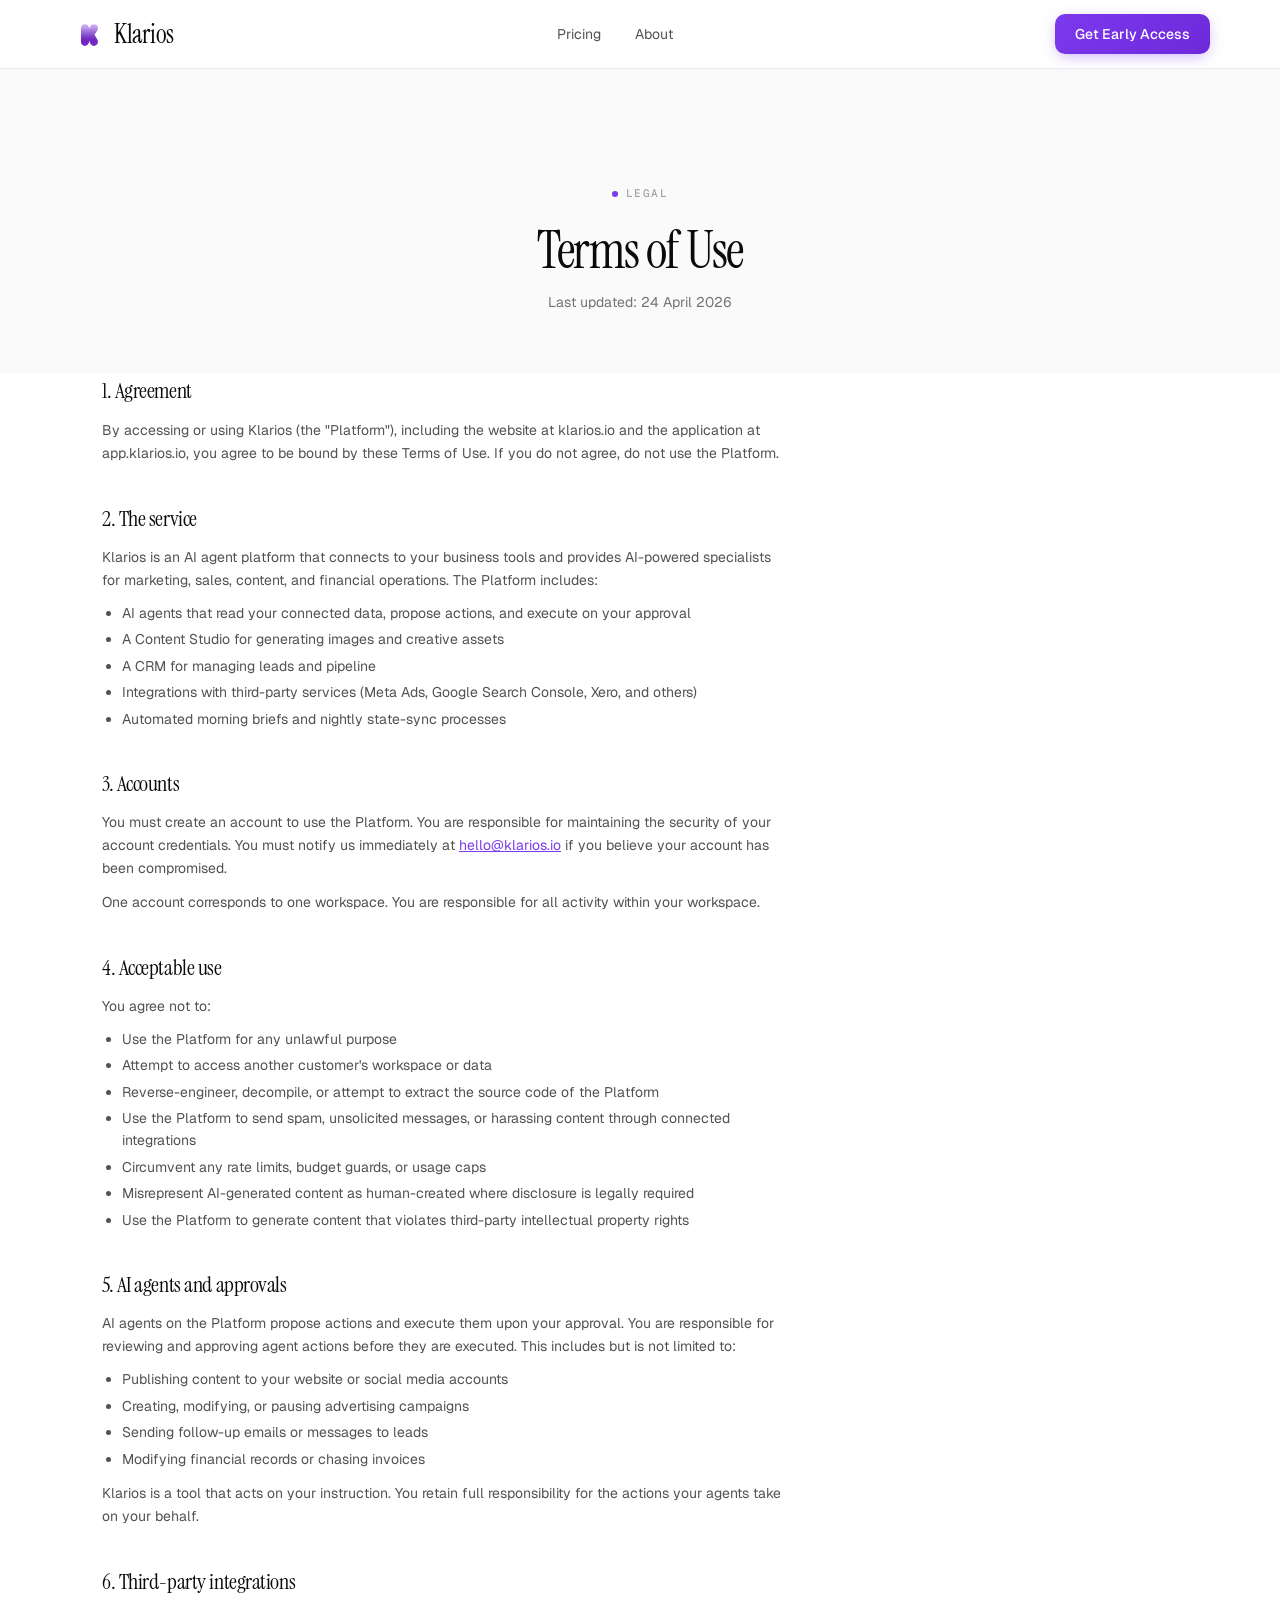
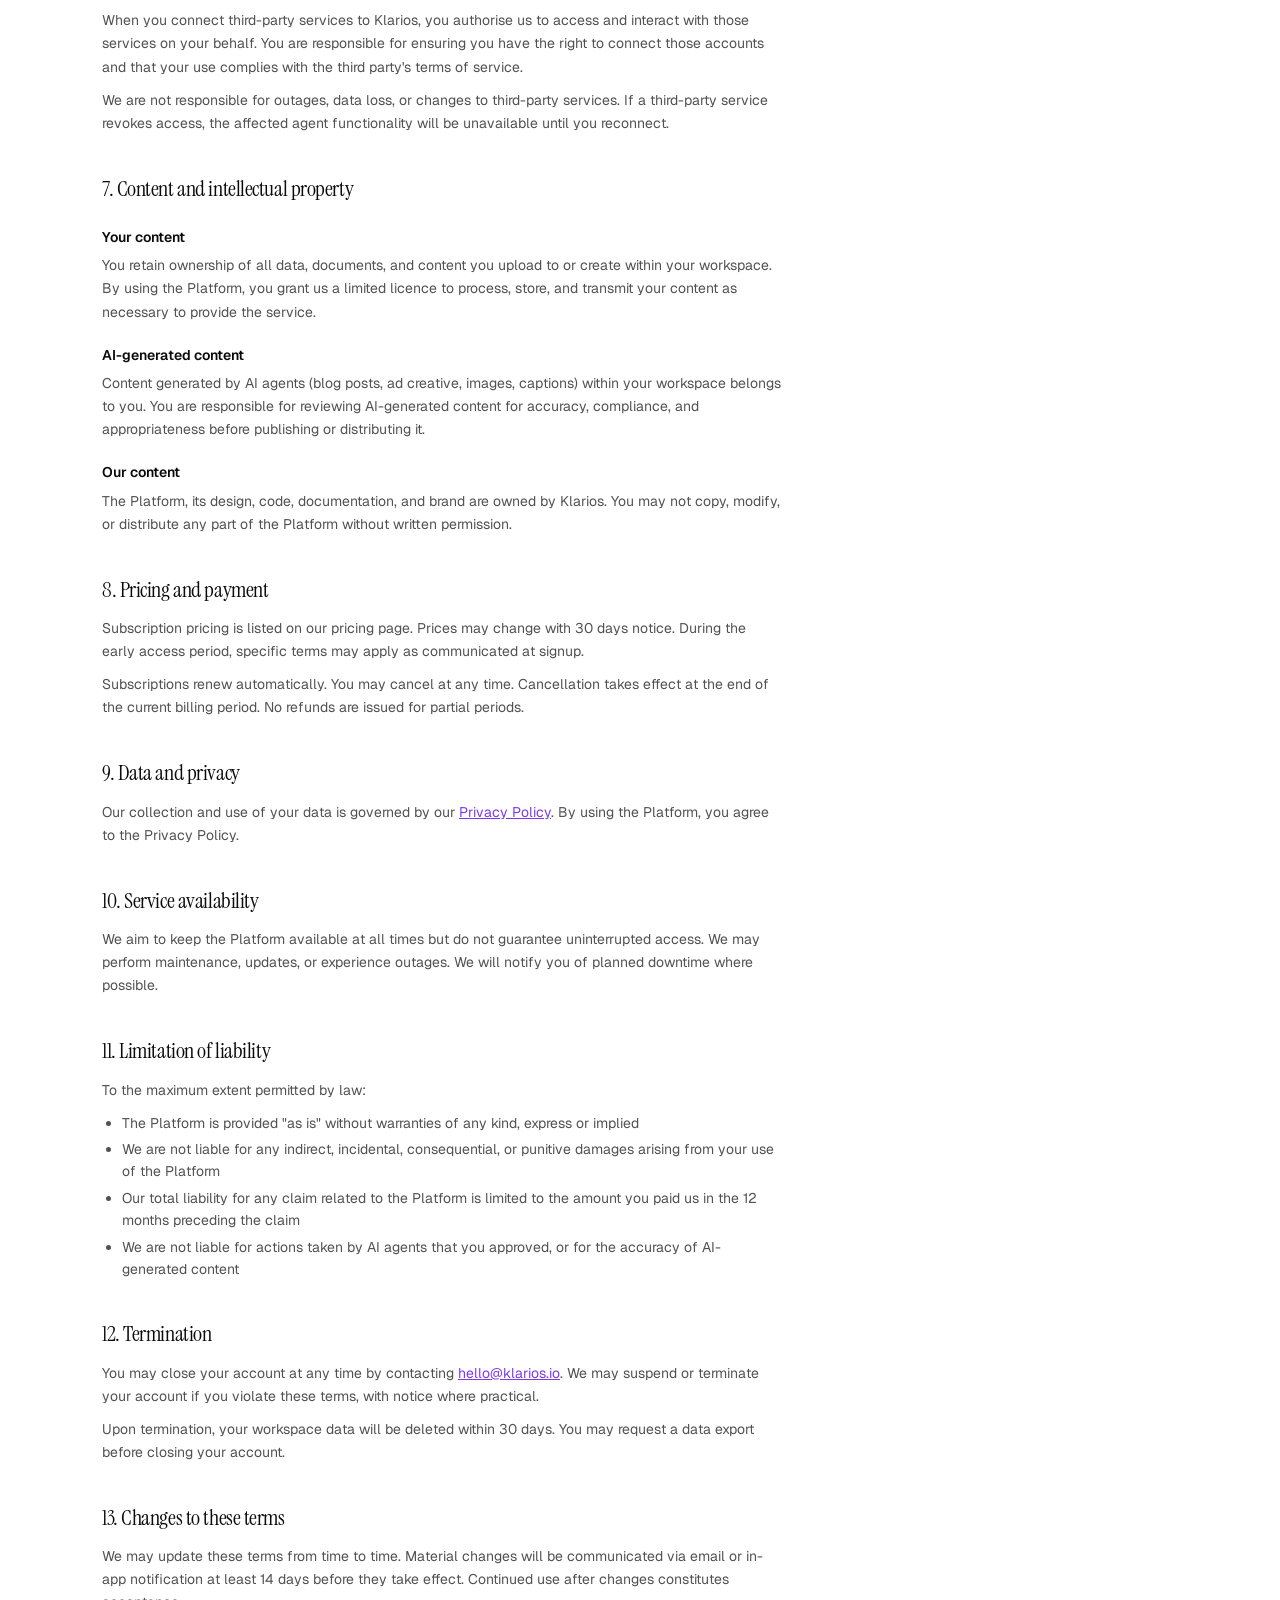
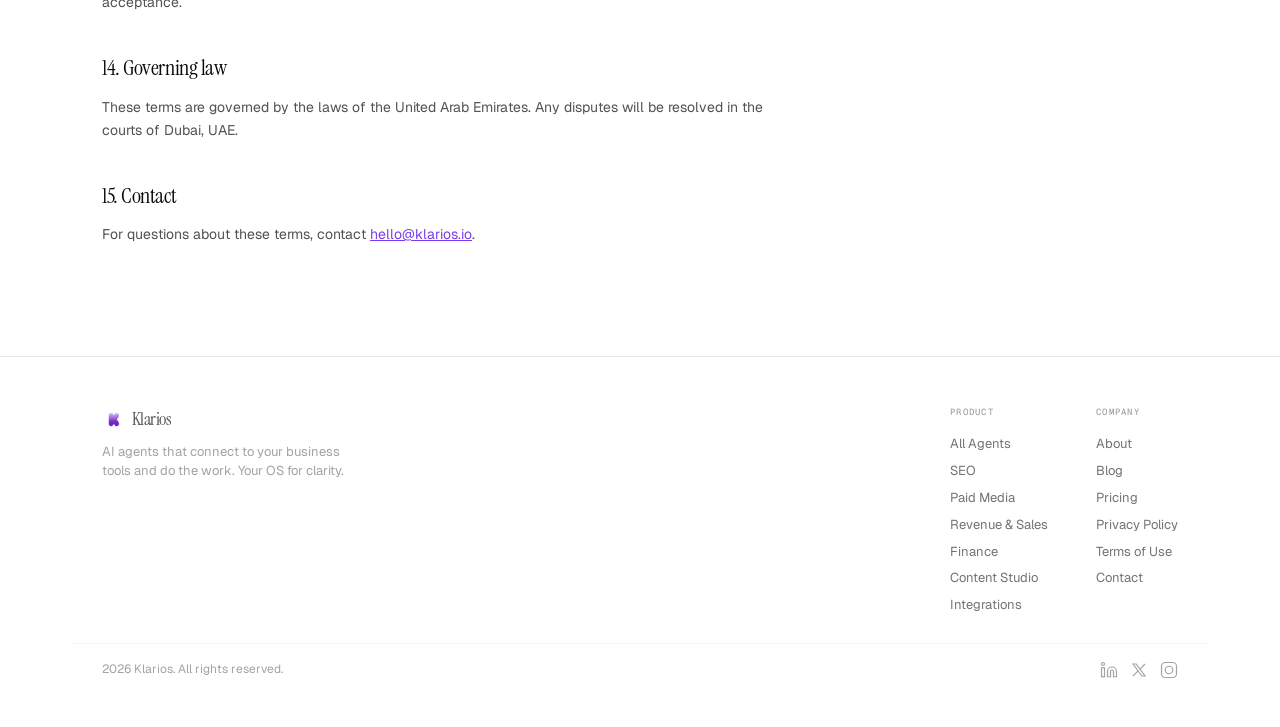
<file: terms.html>
<!DOCTYPE html>
<html lang="en">
<head>
<meta charset="utf-8">
<link rel="icon" type="image/png" sizes="32x32" href="/favicon-32.png">
<link rel="icon" type="image/png" sizes="16x16" href="/favicon-16.png">
<link rel="apple-touch-icon" sizes="180x180" href="/apple-touch-icon.png">
<meta name="viewport" content="width=device-width, initial-scale=1.0">
<title>Klarios — Terms of Use</title>
<meta name="description" content="Terms of Use for Klarios. The rules that govern your use of the platform.">
<meta property="og:title" content="Klarios — Terms of Use">
<meta property="og:type" content="website">
<meta property="og:url" content="https://klarios.io/terms">
<link rel="preconnect" href="https://fonts.googleapis.com">
<link rel="preconnect" href="https://fonts.gstatic.com" crossorigin>
<link href="https://fonts.googleapis.com/css2?family=Instrument+Serif:ital@0;1&family=Geist:wght@300;400;500;600&family=Geist+Mono:wght@400;500&display=swap" rel="stylesheet">
<link rel="stylesheet" href="/styles.css?v=20260424c">
<style>.nav-wrap { background:rgba(255,255,255,.88); backdrop-filter:saturate(180%) blur(20px); -webkit-backdrop-filter:saturate(180%) blur(20px); box-shadow:0 1px 0 rgba(0,0,0,.06); } .nav-wrap .nav-word { color:var(--ink) !important; } .nav-wrap .nav-link { color:var(--grey-600) !important; } .nav-wrap .nav-link:hover { background:var(--grey-100) !important; color:var(--ink) !important; }</style>
</head>
<body>

<!-- ====== NAV ====== -->
<header class="nav-wrap" id="navWrap">
<nav class="nav">
  <a href="/" class="nav-brand">
    <img src="/logo.png" alt="Klarios" class="nav-logo">
    <span class="nav-word">Klarios</span>
  </a>
  <div class="nav-center">
    <a href="/pricing" class="nav-link">Pricing</a>
    <a href="/resources/about" class="nav-link">About</a>
  </div>
  <div class="nav-right">
    <a href="/#early-access" class="nav-cta">Get Early Access</a>
  </div>
</nav>
</header>

<!-- ====== CONTENT ====== -->
<section class="product-hero" style="padding-bottom:60px">
<div class="container">
  <p class="eyebrow"><span class="dot"></span>Legal</p>
  <div class="section-title" style="max-width:600px">Terms of Use</div>
  <p class="section-sub" style="max-width:560px;margin-top:12px">Last updated: 24 April 2026</p>
</div>
</section>

<section style="padding-top:0;padding-bottom:100px">
<div class="container">
<div class="legal-content">

<h2>1. Agreement</h2>
<p>By accessing or using Klarios (the "Platform"), including the website at klarios.io and the application at app.klarios.io, you agree to be bound by these Terms of Use. If you do not agree, do not use the Platform.</p>

<h2>2. The service</h2>
<p>Klarios is an AI agent platform that connects to your business tools and provides AI-powered specialists for marketing, sales, content, and financial operations. The Platform includes:</p>
<ul>
<li>AI agents that read your connected data, propose actions, and execute on your approval</li>
<li>A Content Studio for generating images and creative assets</li>
<li>A CRM for managing leads and pipeline</li>
<li>Integrations with third-party services (Meta Ads, Google Search Console, Xero, and others)</li>
<li>Automated morning briefs and nightly state-sync processes</li>
</ul>

<h2>3. Accounts</h2>
<p>You must create an account to use the Platform. You are responsible for maintaining the security of your account credentials. You must notify us immediately at <a href="mailto:hello@klarios.io">hello@klarios.io</a> if you believe your account has been compromised.</p>
<p>One account corresponds to one workspace. You are responsible for all activity within your workspace.</p>

<h2>4. Acceptable use</h2>
<p>You agree not to:</p>
<ul>
<li>Use the Platform for any unlawful purpose</li>
<li>Attempt to access another customer's workspace or data</li>
<li>Reverse-engineer, decompile, or attempt to extract the source code of the Platform</li>
<li>Use the Platform to send spam, unsolicited messages, or harassing content through connected integrations</li>
<li>Circumvent any rate limits, budget guards, or usage caps</li>
<li>Misrepresent AI-generated content as human-created where disclosure is legally required</li>
<li>Use the Platform to generate content that violates third-party intellectual property rights</li>
</ul>

<h2>5. AI agents and approvals</h2>
<p>AI agents on the Platform propose actions and execute them upon your approval. You are responsible for reviewing and approving agent actions before they are executed. This includes but is not limited to:</p>
<ul>
<li>Publishing content to your website or social media accounts</li>
<li>Creating, modifying, or pausing advertising campaigns</li>
<li>Sending follow-up emails or messages to leads</li>
<li>Modifying financial records or chasing invoices</li>
</ul>
<p>Klarios is a tool that acts on your instruction. You retain full responsibility for the actions your agents take on your behalf.</p>

<h2>6. Third-party integrations</h2>
<p>When you connect third-party services to Klarios, you authorise us to access and interact with those services on your behalf. You are responsible for ensuring you have the right to connect those accounts and that your use complies with the third party's terms of service.</p>
<p>We are not responsible for outages, data loss, or changes to third-party services. If a third-party service revokes access, the affected agent functionality will be unavailable until you reconnect.</p>

<h2>7. Content and intellectual property</h2>

<h3>Your content</h3>
<p>You retain ownership of all data, documents, and content you upload to or create within your workspace. By using the Platform, you grant us a limited licence to process, store, and transmit your content as necessary to provide the service.</p>

<h3>AI-generated content</h3>
<p>Content generated by AI agents (blog posts, ad creative, images, captions) within your workspace belongs to you. You are responsible for reviewing AI-generated content for accuracy, compliance, and appropriateness before publishing or distributing it.</p>

<h3>Our content</h3>
<p>The Platform, its design, code, documentation, and brand are owned by Klarios. You may not copy, modify, or distribute any part of the Platform without written permission.</p>

<h2>8. Pricing and payment</h2>
<p>Subscription pricing is listed on our pricing page. Prices may change with 30 days notice. During the early access period, specific terms may apply as communicated at signup.</p>
<p>Subscriptions renew automatically. You may cancel at any time. Cancellation takes effect at the end of the current billing period. No refunds are issued for partial periods.</p>

<h2>9. Data and privacy</h2>
<p>Our collection and use of your data is governed by our <a href="/privacy">Privacy Policy</a>. By using the Platform, you agree to the Privacy Policy.</p>

<h2>10. Service availability</h2>
<p>We aim to keep the Platform available at all times but do not guarantee uninterrupted access. We may perform maintenance, updates, or experience outages. We will notify you of planned downtime where possible.</p>

<h2>11. Limitation of liability</h2>
<p>To the maximum extent permitted by law:</p>
<ul>
<li>The Platform is provided "as is" without warranties of any kind, express or implied</li>
<li>We are not liable for any indirect, incidental, consequential, or punitive damages arising from your use of the Platform</li>
<li>Our total liability for any claim related to the Platform is limited to the amount you paid us in the 12 months preceding the claim</li>
<li>We are not liable for actions taken by AI agents that you approved, or for the accuracy of AI-generated content</li>
</ul>

<h2>12. Termination</h2>
<p>You may close your account at any time by contacting <a href="mailto:hello@klarios.io">hello@klarios.io</a>. We may suspend or terminate your account if you violate these terms, with notice where practical.</p>
<p>Upon termination, your workspace data will be deleted within 30 days. You may request a data export before closing your account.</p>

<h2>13. Changes to these terms</h2>
<p>We may update these terms from time to time. Material changes will be communicated via email or in-app notification at least 14 days before they take effect. Continued use after changes constitutes acceptance.</p>

<h2>14. Governing law</h2>
<p>These terms are governed by the laws of the United Arab Emirates. Any disputes will be resolved in the courts of Dubai, UAE.</p>

<h2>15. Contact</h2>
<p>For questions about these terms, contact <a href="mailto:hello@klarios.io">hello@klarios.io</a>.</p>

</div>
</div>
</section>

<!-- ====== FOOTER ====== -->
<footer>
<div class="footer-inner">
  <div><div class="footer-brand"><img src="/logo.png" alt="Klarios" class="nav-logo" style="width:22px;height:22px"><span class="footer-word">Klarios</span></div><p class="footer-desc">AI agents that connect to your business tools and do the work. Your OS for clarity.</p></div>
  <div class="footer-col"><h4>Product</h4><a href="/product/agents">All Agents</a><a href="/product/seo">SEO</a><a href="/product/paid-media">Paid Media</a><a href="/product/revenue-sales">Revenue & Sales</a><a href="/product/finance">Finance</a><a href="/product/content-studio">Content Studio</a><a href="/product/integrations">Integrations</a></div>
  <div class="footer-col"><h4>Company</h4><a href="/resources/about">About</a><a href="/resources/blog">Blog</a><a href="/pricing">Pricing</a><a href="/privacy">Privacy Policy</a><a href="/terms">Terms of Use</a><a href="mailto:hello@klarios.io">Contact</a></div>
</div>
<div class="footer-bottom">
  <span>2026 Klarios. All rights reserved.</span>
  <div class="footer-social">
    <a href="#" aria-label="LinkedIn"><svg viewBox="0 0 24 24" fill="none" stroke="currentColor" stroke-width="1.6"><path d="M16 8a6 6 0 0 1 6 6v7h-4v-7a2 2 0 0 0-4 0v7h-4v-7a6 6 0 0 1 6-6z"/><rect x="2" y="9" width="4" height="12"/><circle cx="4" cy="4" r="2"/></svg></a>
    <a href="#" aria-label="X"><svg viewBox="0 0 24 24" fill="none" stroke="currentColor" stroke-width="1.6"><path d="M4 4l11.733 16H20L8.267 4z"/><path d="M4 20l6.768-6.768M20 4l-6.768 6.768"/></svg></a>
    <a href="#" aria-label="Instagram"><svg viewBox="0 0 24 24" fill="none" stroke="currentColor" stroke-width="1.6"><rect x="2" y="2" width="20" height="20" rx="5"/><circle cx="12" cy="12" r="5"/></svg></a>
  </div>
</div>
</footer>

<script src="/script.js?v=20260424c"></script>
</body>
</html>
</file>
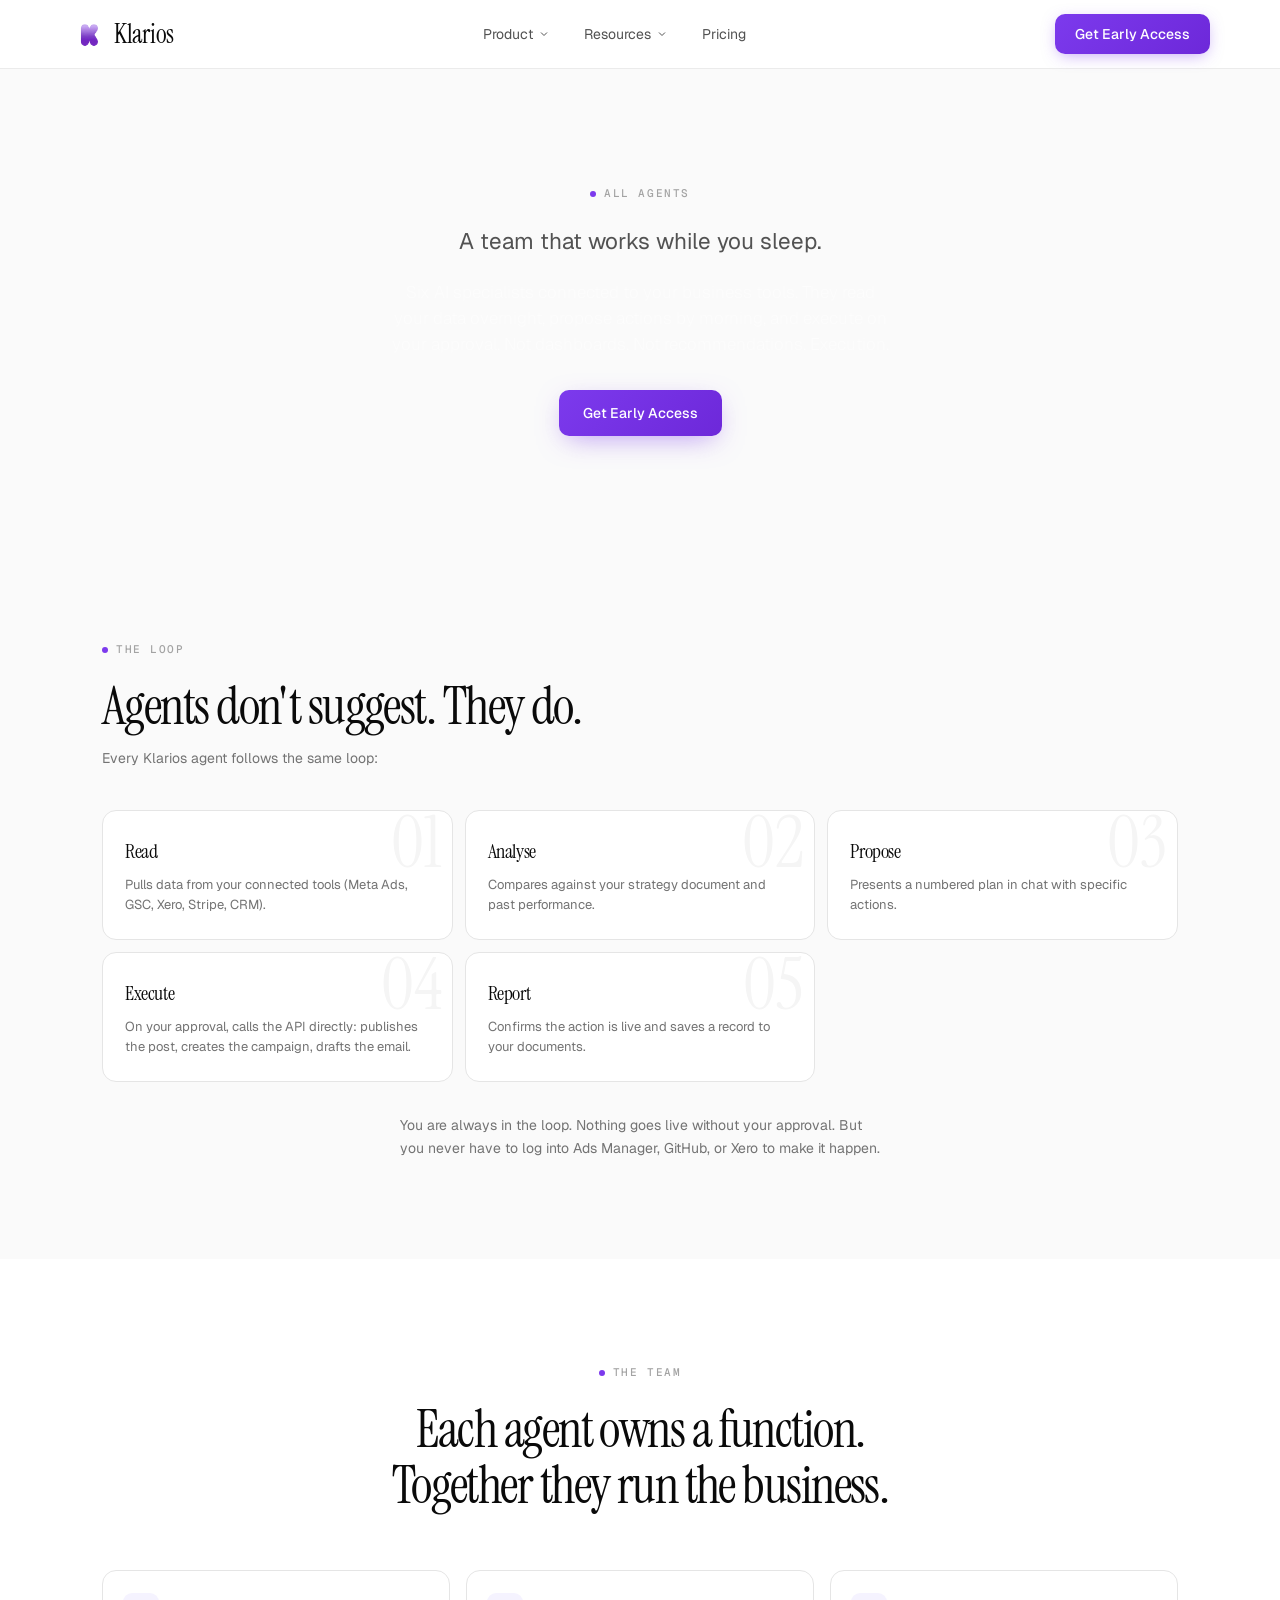
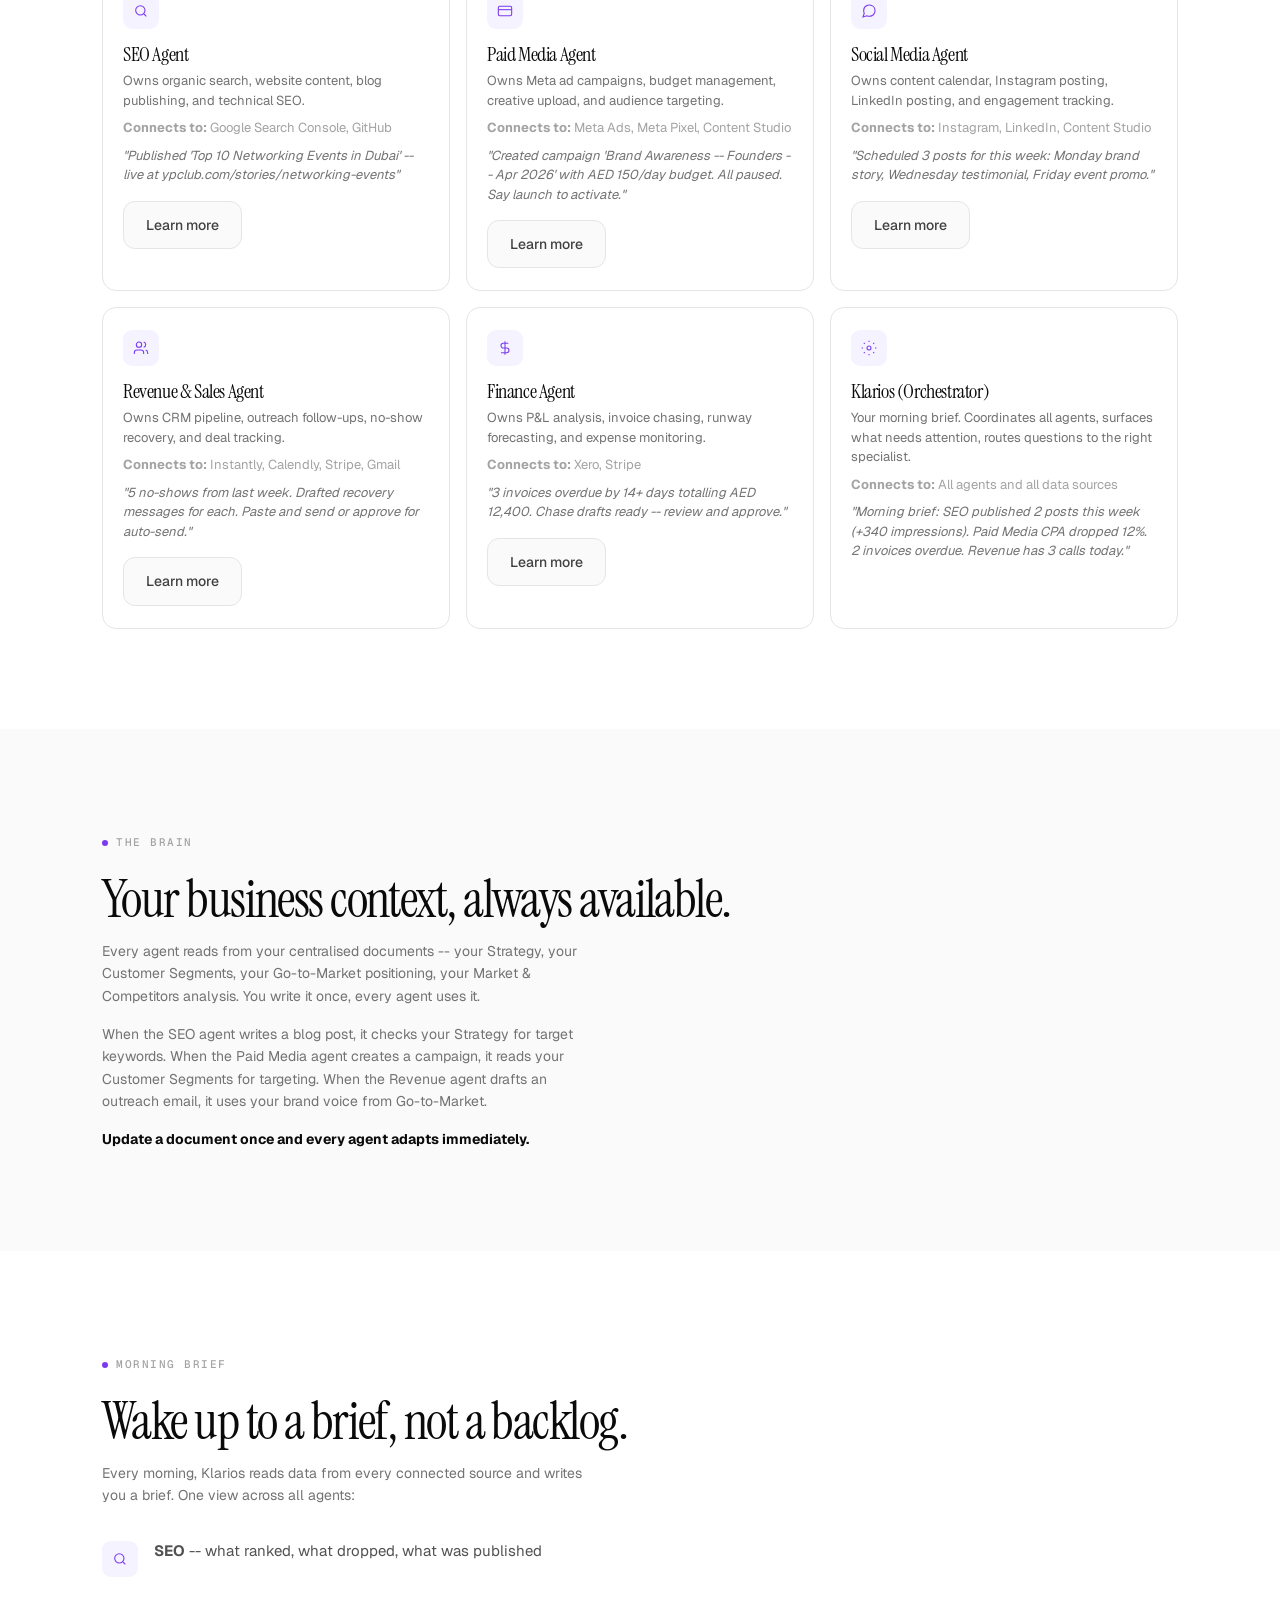
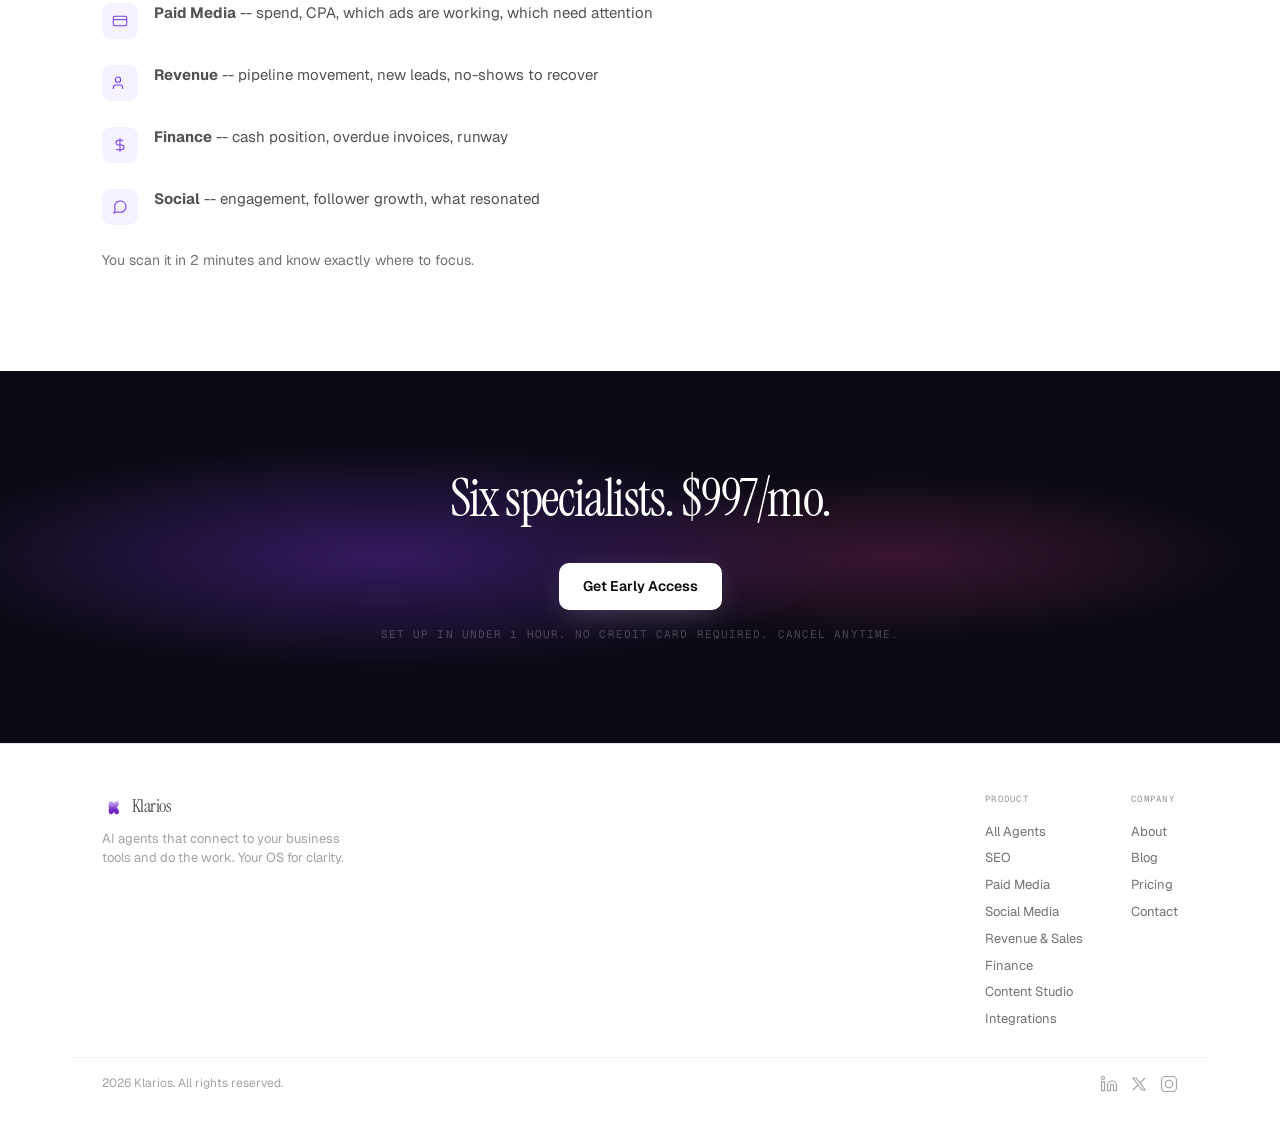
<file: product/agents.html>
<!DOCTYPE html>
<html lang="en">
<head>
<meta charset="utf-8">
<link rel="icon" type="image/png" sizes="32x32" href="/favicon-32.png">
<link rel="icon" type="image/png" sizes="16x16" href="/favicon-16.png">
<link rel="apple-touch-icon" sizes="180x180" href="/apple-touch-icon.png">
<meta name="viewport" content="width=device-width, initial-scale=1.0">
<title>All Agents — Klarios</title>
<meta name="description" content="Six AI specialists connected to your business tools. They read your data overnight, propose actions by morning, and execute on your approval.">
<link rel="preconnect" href="https://fonts.googleapis.com">
<link rel="preconnect" href="https://fonts.gstatic.com" crossorigin>
<link href="https://fonts.googleapis.com/css2?family=Instrument+Serif:ital@0;1&family=Geist:wght@300;400;500;600&family=Geist+Mono:wght@400;500&display=swap" rel="stylesheet">
<link rel="stylesheet" href="/styles.css">
<style>.nav-wrap { background:rgba(255,255,255,.88); backdrop-filter:saturate(180%) blur(20px); -webkit-backdrop-filter:saturate(180%) blur(20px); box-shadow:0 1px 0 rgba(0,0,0,.06); } .nav-wrap .nav-word { color:var(--ink) !important; } .nav-wrap .nav-link { color:var(--grey-600) !important; } .nav-wrap .nav-link:hover { background:var(--grey-100) !important; color:var(--ink) !important; }</style>
</head>
<body>

<!-- ====== NAV ====== -->
<header class="nav-wrap" id="navWrap">
<nav class="nav">
  <a href="/" class="nav-brand">
    <img src="/logo.png" alt="Klarios" class="nav-logo">
    <span class="nav-word">Klarios</span>
  </a>
  <div class="nav-center">
    <div class="nav-dropdown">
      <span class="nav-link">Product <svg viewBox="0 0 24 24" fill="none" stroke="currentColor" stroke-width="2"><path d="m6 9 6 6 6-6"/></svg></span>
      <div class="nav-mega wide">
        <div class="mega-cols">
          <div>
            <div class="mega-group-title">Agents</div>
            <a href="/product/agents" class="mega-item"><div class="mega-icon"><svg viewBox="0 0 24 24" fill="none" stroke="currentColor" stroke-width="1.6"><circle cx="12" cy="12" r="3"/><path d="M12 1v2M12 21v2M4.22 4.22l1.42 1.42M18.36 18.36l1.42 1.42M1 12h2M21 12h2M4.22 19.78l1.42-1.42M18.36 5.64l1.42-1.42"/></svg></div><div class="mega-text"><div class="mt-name">All Agents</div><div class="mt-desc">Overview of how your AI team works.</div></div></a>
            <a href="/product/seo" class="mega-item"><div class="mega-icon"><svg viewBox="0 0 24 24" fill="none" stroke="currentColor" stroke-width="1.6"><circle cx="11" cy="11" r="7"/><path d="m20 20-3.5-3.5"/></svg></div><div class="mega-text"><div class="mt-name">SEO</div><div class="mt-desc">Audit, write, publish. Directly to your site.</div></div></a>
            <a href="/product/paid-media" class="mega-item"><div class="mega-icon"><svg viewBox="0 0 24 24" fill="none" stroke="currentColor" stroke-width="1.6"><rect x="2" y="5" width="20" height="14" rx="2"/><path d="M2 10h20"/></svg></div><div class="mega-text"><div class="mt-name">Paid Media</div><div class="mt-desc">Create Meta campaigns from chat.</div></div></a>
            <a href="/product/social-media" class="mega-item"><div class="mega-icon"><svg viewBox="0 0 24 24" fill="none" stroke="currentColor" stroke-width="1.6"><path d="M21 11.5a8.38 8.38 0 0 1-.9 3.8 8.5 8.5 0 0 1-7.6 4.7 8.38 8.38 0 0 1-3.8-.9L3 21l1.9-5.7a8.38 8.38 0 0 1-.9-3.8 8.5 8.5 0 0 1 4.7-7.6 8.38 8.38 0 0 1 3.8-.9h.5a8.48 8.48 0 0 1 8 8v.5z"/></svg></div><div class="mega-text"><div class="mt-name">Social Media</div><div class="mt-desc">Calendar, captions, images, posting.</div></div></a>
          </div>
          <div>
            <div class="mega-group-title">Operations</div>
            <a href="/product/revenue-sales" class="mega-item"><div class="mega-icon"><svg viewBox="0 0 24 24" fill="none" stroke="currentColor" stroke-width="1.6"><path d="M16 21v-2a4 4 0 0 0-4-4H6a4 4 0 0 0-4 4v2"/><circle cx="9" cy="7" r="4"/><path d="M22 21v-2a4 4 0 0 0-3-3.87"/><path d="M16 3.13a4 4 0 0 1 0 7.75"/></svg></div><div class="mega-text"><div class="mt-name">Revenue & Sales</div><div class="mt-desc">CRM, pipeline, follow-ups, recovery.</div></div></a>
            <a href="/product/finance" class="mega-item"><div class="mega-icon"><svg viewBox="0 0 24 24" fill="none" stroke="currentColor" stroke-width="1.6"><path d="M12 2v20M17 5H9.5a3.5 3.5 0 0 0 0 7h5a3.5 3.5 0 0 1 0 7H6"/></svg></div><div class="mega-text"><div class="mt-name">Finance</div><div class="mt-desc">P&L, invoices, runway, expenses via Xero.</div></div></a>
            <a href="/product/content-studio" class="mega-item"><div class="mega-icon"><svg viewBox="0 0 24 24" fill="none" stroke="currentColor" stroke-width="1.6"><path d="M12 20h9"/><path d="M16.5 3.5a2.12 2.12 0 0 1 3 3L7 19l-4 1 1-4L16.5 3.5z"/></svg></div><div class="mega-text"><div class="mt-name">Content Studio</div><div class="mt-desc">AI image generation, 7 models, all formats.</div></div></a>
            <a href="/product/integrations" class="mega-item"><div class="mega-icon"><svg viewBox="0 0 24 24" fill="none" stroke="currentColor" stroke-width="1.6"><path d="M10 13a4 4 0 0 0 5.66 0l3-3a4 4 0 1 0-5.66-5.66l-1 1"/><path d="M14 11a4 4 0 0 0-5.66 0l-3 3a4 4 0 1 0 5.66 5.66l1-1"/></svg></div><div class="mega-text"><div class="mt-name">Integrations</div><div class="mt-desc">12 tools. One click each. OAuth.</div></div></a>
          </div>
        </div>
      </div>
    </div>
    <div class="nav-dropdown">
      <span class="nav-link">Resources <svg viewBox="0 0 24 24" fill="none" stroke="currentColor" stroke-width="2"><path d="m6 9 6 6 6-6"/></svg></span>
      <div class="nav-mega narrow">
        <a href="/resources/blog" class="mega-item"><div class="mega-icon"><svg viewBox="0 0 24 24" fill="none" stroke="currentColor" stroke-width="1.6"><path d="M14.5 2H6a2 2 0 0 0-2 2v16a2 2 0 0 0 2 2h12a2 2 0 0 0 2-2V7.5L14.5 2z"/><path d="M14 2v6h6"/></svg></div><div class="mega-text"><div class="mt-name">Blog</div><div class="mt-desc">Insights and product updates.</div></div></a>
        <a href="/resources/about" class="mega-item"><div class="mega-icon"><svg viewBox="0 0 24 24" fill="none" stroke="currentColor" stroke-width="1.6"><circle cx="12" cy="8" r="4"/><path d="M4 21c0-4 4-6 8-6s8 2 8 6"/></svg></div><div class="mega-text"><div class="mt-name">About</div><div class="mt-desc">The founder and the mission.</div></div></a>
      </div>
    </div>
    <a href="/pricing" class="nav-link">Pricing</a>
  </div>
  <div class="nav-right">
    <a href="/#early-access" class="nav-cta">Get Early Access</a>
    <button class="nav-hamburger" id="navHamburger" aria-label="Menu" aria-expanded="false">
      <svg viewBox="0 0 24 24" fill="none" stroke="currentColor" stroke-width="2"><path d="M4 6h16M4 12h16M4 18h16"/></svg>
    </button>
  </div>
</nav>
</header>

<!-- ====== PRODUCT HERO ====== -->
<section class="product-hero">
<div class="container text-center">
  <p class="eyebrow" data-r><span class="dot"></span>All Agents</p>
  <h1 data-r data-d="1">A team that works while you sleep.</h1>
  <p class="hero-sub" data-r data-d="2">Six AI specialists connected to your business tools. They read your data overnight, propose actions by morning, and execute on your approval. Not dashboards. Not recommendations. Execution.</p>
  <div class="hero-ctas" data-r data-d="3">
    <a href="/#early-access" class="btn-primary">Get Early Access</a>
  </div>
</div>
</section>

<!-- ====== HOW AGENTS WORK ====== -->
<section style="background:var(--grey-50)">
<div class="container">
  <p class="eyebrow" data-r><span class="dot"></span>The loop</p>
  <div class="section-title" data-r data-d="1">Agents don't suggest. They do.</div>
  <p class="section-sub" data-r data-d="2">Every Klarios agent follows the same loop:</p>
  <div class="steps">
    <div class="step-card" data-r data-d="1"><h3>Read</h3><p>Pulls data from your connected tools (Meta Ads, GSC, Xero, Stripe, CRM).</p></div>
    <div class="step-card" data-r data-d="2"><h3>Analyse</h3><p>Compares against your strategy document and past performance.</p></div>
    <div class="step-card" data-r data-d="3"><h3>Propose</h3><p>Presents a numbered plan in chat with specific actions.</p></div>
    <div class="step-card" data-r data-d="4"><h3>Execute</h3><p>On your approval, calls the API directly: publishes the post, creates the campaign, drafts the email.</p></div>
    <div class="step-card" data-r data-d="5"><h3>Report</h3><p>Confirms the action is live and saves a record to your documents.</p></div>
  </div>
  <p class="section-sub center" style="margin-top:32px" data-r data-d="6">You are always in the loop. Nothing goes live without your approval. But you never have to log into Ads Manager, GitHub, or Xero to make it happen.</p>
</div>
</section>

<!-- ====== THE SIX SPECIALISTS ====== -->
<section>
<div class="container text-center">
  <p class="eyebrow" data-r><span class="dot"></span>The team</p>
  <div class="section-title" data-r data-d="1">Each agent owns a function.<br>Together they run the business.</div>
  <div style="display:grid;grid-template-columns:repeat(3,1fr);gap:16px;margin-top:56px;text-align:left">
    <div class="card" data-r data-d="1">
      <div class="card-icon"><svg viewBox="0 0 24 24" fill="none" stroke="currentColor" stroke-width="1.6"><circle cx="11" cy="11" r="7"/><path d="m20 20-3.5-3.5"/></svg></div>
      <h3>SEO Agent</h3>
      <p>Owns organic search, website content, blog publishing, and technical SEO.</p>
      <p style="font-size:13px;color:var(--grey-400);margin-top:8px"><strong>Connects to:</strong> Google Search Console, GitHub</p>
      <p style="font-size:13px;color:var(--grey-500);margin-top:8px;font-style:italic">"Published 'Top 10 Networking Events in Dubai' -- live at ypclub.com/stories/networking-events"</p>
      <a href="/product/seo" class="btn-ghost-light" style="margin-top:16px">Learn more</a>
    </div>
    <div class="card" data-r data-d="2">
      <div class="card-icon"><svg viewBox="0 0 24 24" fill="none" stroke="currentColor" stroke-width="1.6"><rect x="2" y="5" width="20" height="14" rx="2"/><path d="M2 10h20"/></svg></div>
      <h3>Paid Media Agent</h3>
      <p>Owns Meta ad campaigns, budget management, creative upload, and audience targeting.</p>
      <p style="font-size:13px;color:var(--grey-400);margin-top:8px"><strong>Connects to:</strong> Meta Ads, Meta Pixel, Content Studio</p>
      <p style="font-size:13px;color:var(--grey-500);margin-top:8px;font-style:italic">"Created campaign 'Brand Awareness -- Founders -- Apr 2026' with AED 150/day budget. All paused. Say launch to activate."</p>
      <a href="/product/paid-media" class="btn-ghost-light" style="margin-top:16px">Learn more</a>
    </div>
    <div class="card" data-r data-d="3">
      <div class="card-icon"><svg viewBox="0 0 24 24" fill="none" stroke="currentColor" stroke-width="1.6"><path d="M21 11.5a8.38 8.38 0 0 1-.9 3.8 8.5 8.5 0 0 1-7.6 4.7 8.38 8.38 0 0 1-3.8-.9L3 21l1.9-5.7a8.38 8.38 0 0 1-.9-3.8 8.5 8.5 0 0 1 4.7-7.6 8.38 8.38 0 0 1 3.8-.9h.5a8.48 8.48 0 0 1 8 8v.5z"/></svg></div>
      <h3>Social Media Agent</h3>
      <p>Owns content calendar, Instagram posting, LinkedIn posting, and engagement tracking.</p>
      <p style="font-size:13px;color:var(--grey-400);margin-top:8px"><strong>Connects to:</strong> Instagram, LinkedIn, Content Studio</p>
      <p style="font-size:13px;color:var(--grey-500);margin-top:8px;font-style:italic">"Scheduled 3 posts for this week: Monday brand story, Wednesday testimonial, Friday event promo."</p>
      <a href="/product/social-media" class="btn-ghost-light" style="margin-top:16px">Learn more</a>
    </div>
    <div class="card" data-r data-d="4">
      <div class="card-icon"><svg viewBox="0 0 24 24" fill="none" stroke="currentColor" stroke-width="1.6"><path d="M16 21v-2a4 4 0 0 0-4-4H6a4 4 0 0 0-4 4v2"/><circle cx="9" cy="7" r="4"/><path d="M22 21v-2a4 4 0 0 0-3-3.87"/><path d="M16 3.13a4 4 0 0 1 0 7.75"/></svg></div>
      <h3>Revenue & Sales Agent</h3>
      <p>Owns CRM pipeline, outreach follow-ups, no-show recovery, and deal tracking.</p>
      <p style="font-size:13px;color:var(--grey-400);margin-top:8px"><strong>Connects to:</strong> Instantly, Calendly, Stripe, Gmail</p>
      <p style="font-size:13px;color:var(--grey-500);margin-top:8px;font-style:italic">"5 no-shows from last week. Drafted recovery messages for each. Paste and send or approve for auto-send."</p>
      <a href="/product/revenue-sales" class="btn-ghost-light" style="margin-top:16px">Learn more</a>
    </div>
    <div class="card" data-r data-d="5">
      <div class="card-icon"><svg viewBox="0 0 24 24" fill="none" stroke="currentColor" stroke-width="1.6"><path d="M12 2v20M17 5H9.5a3.5 3.5 0 0 0 0 7h5a3.5 3.5 0 0 1 0 7H6"/></svg></div>
      <h3>Finance Agent</h3>
      <p>Owns P&L analysis, invoice chasing, runway forecasting, and expense monitoring.</p>
      <p style="font-size:13px;color:var(--grey-400);margin-top:8px"><strong>Connects to:</strong> Xero, Stripe</p>
      <p style="font-size:13px;color:var(--grey-500);margin-top:8px;font-style:italic">"3 invoices overdue by 14+ days totalling AED 12,400. Chase drafts ready -- review and approve."</p>
      <a href="/product/finance" class="btn-ghost-light" style="margin-top:16px">Learn more</a>
    </div>
    <div class="card" data-r data-d="6">
      <div class="card-icon"><svg viewBox="0 0 24 24" fill="none" stroke="currentColor" stroke-width="1.6"><circle cx="12" cy="12" r="3"/><path d="M12 1v2M12 21v2M4.22 4.22l1.42 1.42M18.36 18.36l1.42 1.42M1 12h2M21 12h2M4.22 19.78l1.42-1.42M18.36 5.64l1.42-1.42"/></svg></div>
      <h3>Klarios (Orchestrator)</h3>
      <p>Your morning brief. Coordinates all agents, surfaces what needs attention, routes questions to the right specialist.</p>
      <p style="font-size:13px;color:var(--grey-400);margin-top:8px"><strong>Connects to:</strong> All agents and all data sources</p>
      <p style="font-size:13px;color:var(--grey-500);margin-top:8px;font-style:italic">"Morning brief: SEO published 2 posts this week (+340 impressions). Paid Media CPA dropped 12%. 2 invoices overdue. Revenue has 3 calls today."</p>
    </div>
  </div>
</div>
</section>

<!-- ====== CENTRALISED DOCUMENTS ====== -->
<section style="background:var(--grey-50)">
<div class="container">
  <p class="eyebrow" data-r><span class="dot"></span>The brain</p>
  <div class="section-title" data-r data-d="1">Your business context, always available.</div>
  <p class="section-sub" data-r data-d="2">Every agent reads from your centralised documents -- your Strategy, your Customer Segments, your Go-to-Market positioning, your Market & Competitors analysis. You write it once, every agent uses it.</p>
  <p class="section-sub" style="margin-top:16px" data-r data-d="3">When the SEO agent writes a blog post, it checks your Strategy for target keywords. When the Paid Media agent creates a campaign, it reads your Customer Segments for targeting. When the Revenue agent drafts an outreach email, it uses your brand voice from Go-to-Market.</p>
  <p class="section-sub" style="margin-top:16px" data-r data-d="4"><strong style="color:var(--ink)">Update a document once and every agent adapts immediately.</strong></p>
</div>
</section>

<!-- ====== MORNING BRIEF ====== -->
<section>
<div class="container">
  <p class="eyebrow" data-r><span class="dot"></span>Morning brief</p>
  <div class="section-title" data-r data-d="1">Wake up to a brief, not a backlog.</div>
  <p class="section-sub" data-r data-d="2">Every morning, Klarios reads data from every connected source and writes you a brief. One view across all agents:</p>
  <div class="capability-list" style="margin-top:32px">
    <div class="capability" data-r data-d="1">
      <div class="cap-icon"><svg viewBox="0 0 24 24" fill="none" stroke="currentColor" stroke-width="1.6"><circle cx="11" cy="11" r="7"/><path d="m20 20-3.5-3.5"/></svg></div>
      <div class="cap-text"><strong>SEO</strong> -- what ranked, what dropped, what was published</div>
    </div>
    <div class="capability" data-r data-d="2">
      <div class="cap-icon"><svg viewBox="0 0 24 24" fill="none" stroke="currentColor" stroke-width="1.6"><rect x="2" y="5" width="20" height="14" rx="2"/><path d="M2 10h20"/></svg></div>
      <div class="cap-text"><strong>Paid Media</strong> -- spend, CPA, which ads are working, which need attention</div>
    </div>
    <div class="capability" data-r data-d="3">
      <div class="cap-icon"><svg viewBox="0 0 24 24" fill="none" stroke="currentColor" stroke-width="1.6"><path d="M16 21v-2a4 4 0 0 0-4-4H6a4 4 0 0 0-4 4v2"/><circle cx="9" cy="7" r="4"/></svg></div>
      <div class="cap-text"><strong>Revenue</strong> -- pipeline movement, new leads, no-shows to recover</div>
    </div>
    <div class="capability" data-r data-d="4">
      <div class="cap-icon"><svg viewBox="0 0 24 24" fill="none" stroke="currentColor" stroke-width="1.6"><path d="M12 2v20M17 5H9.5a3.5 3.5 0 0 0 0 7h5a3.5 3.5 0 0 1 0 7H6"/></svg></div>
      <div class="cap-text"><strong>Finance</strong> -- cash position, overdue invoices, runway</div>
    </div>
    <div class="capability" data-r data-d="5">
      <div class="cap-icon"><svg viewBox="0 0 24 24" fill="none" stroke="currentColor" stroke-width="1.6"><path d="M21 11.5a8.38 8.38 0 0 1-.9 3.8 8.5 8.5 0 0 1-7.6 4.7 8.38 8.38 0 0 1-3.8-.9L3 21l1.9-5.7a8.38 8.38 0 0 1-.9-3.8 8.5 8.5 0 0 1 4.7-7.6 8.38 8.38 0 0 1 3.8-.9h.5a8.48 8.48 0 0 1 8 8v.5z"/></svg></div>
      <div class="cap-text"><strong>Social</strong> -- engagement, follower growth, what resonated</div>
    </div>
  </div>
  <p class="section-sub" style="margin-top:24px" data-r data-d="6">You scan it in 2 minutes and know exactly where to focus.</p>
</div>
</section>

<!-- ====== CTA ====== -->
<section class="cta-section">
<div class="container text-center">
  <div class="section-title" data-r>Six specialists. $997/mo.</div>
  <a href="/#early-access" class="btn-white" data-r data-d="1">Get Early Access</a>
  <p class="cta-sub-text" data-r data-d="2">Set up in under 1 hour. No credit card required. Cancel anytime.</p>
</div>
</section>

<!-- ====== FOOTER ====== -->
<footer>
<div class="footer-inner">
  <div><div class="footer-brand"><img src="/logo.png" alt="Klarios" class="nav-logo" style="width:22px;height:22px"><span class="footer-word">Klarios</span></div><p class="footer-desc">AI agents that connect to your business tools and do the work. Your OS for clarity.</p></div>
  <div class="footer-col"><h4>Product</h4><a href="/product/agents">All Agents</a><a href="/product/seo">SEO</a><a href="/product/paid-media">Paid Media</a><a href="/product/social-media">Social Media</a><a href="/product/revenue-sales">Revenue & Sales</a><a href="/product/finance">Finance</a><a href="/product/content-studio">Content Studio</a><a href="/product/integrations">Integrations</a></div>
  <div class="footer-col"><h4>Company</h4><a href="/resources/about">About</a><a href="/resources/blog">Blog</a><a href="/pricing">Pricing</a><a href="mailto:hello@klarios.io">Contact</a></div>
</div>
<div class="footer-bottom">
  <span>2026 Klarios. All rights reserved.</span>
  <div class="footer-social">
    <a href="#" aria-label="LinkedIn"><svg viewBox="0 0 24 24" fill="none" stroke="currentColor" stroke-width="1.6"><path d="M16 8a6 6 0 0 1 6 6v7h-4v-7a2 2 0 0 0-4 0v7h-4v-7a6 6 0 0 1 6-6z"/><rect x="2" y="9" width="4" height="12"/><circle cx="4" cy="4" r="2"/></svg></a>
    <a href="#" aria-label="X"><svg viewBox="0 0 24 24" fill="none" stroke="currentColor" stroke-width="1.6"><path d="M4 4l11.733 16H20L8.267 4z"/><path d="M4 20l6.768-6.768M20 4l-6.768 6.768"/></svg></a>
    <a href="#" aria-label="Instagram"><svg viewBox="0 0 24 24" fill="none" stroke="currentColor" stroke-width="1.6"><rect x="2" y="2" width="20" height="20" rx="5"/><circle cx="12" cy="12" r="5"/></svg></a>
  </div>
</div>
</footer>

<script src="/script.js"></script>
</body>
</html>
</file>
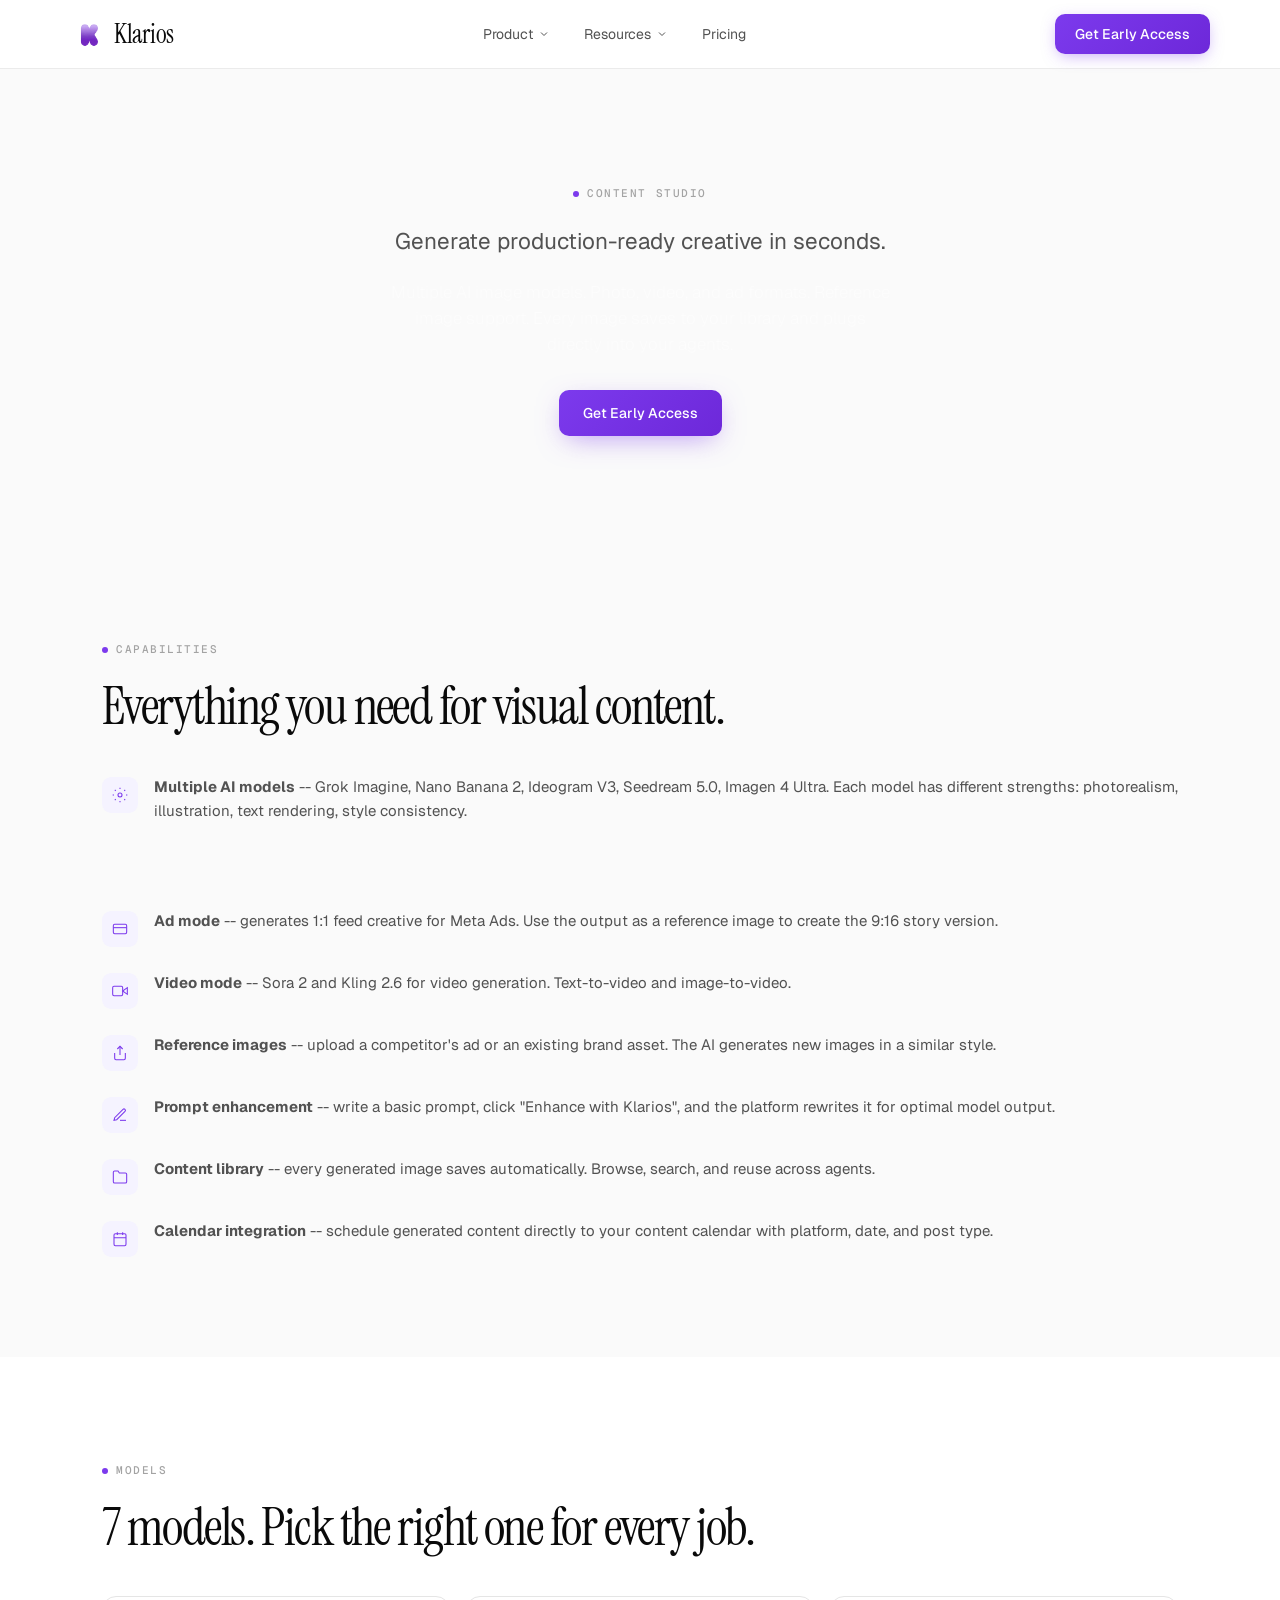
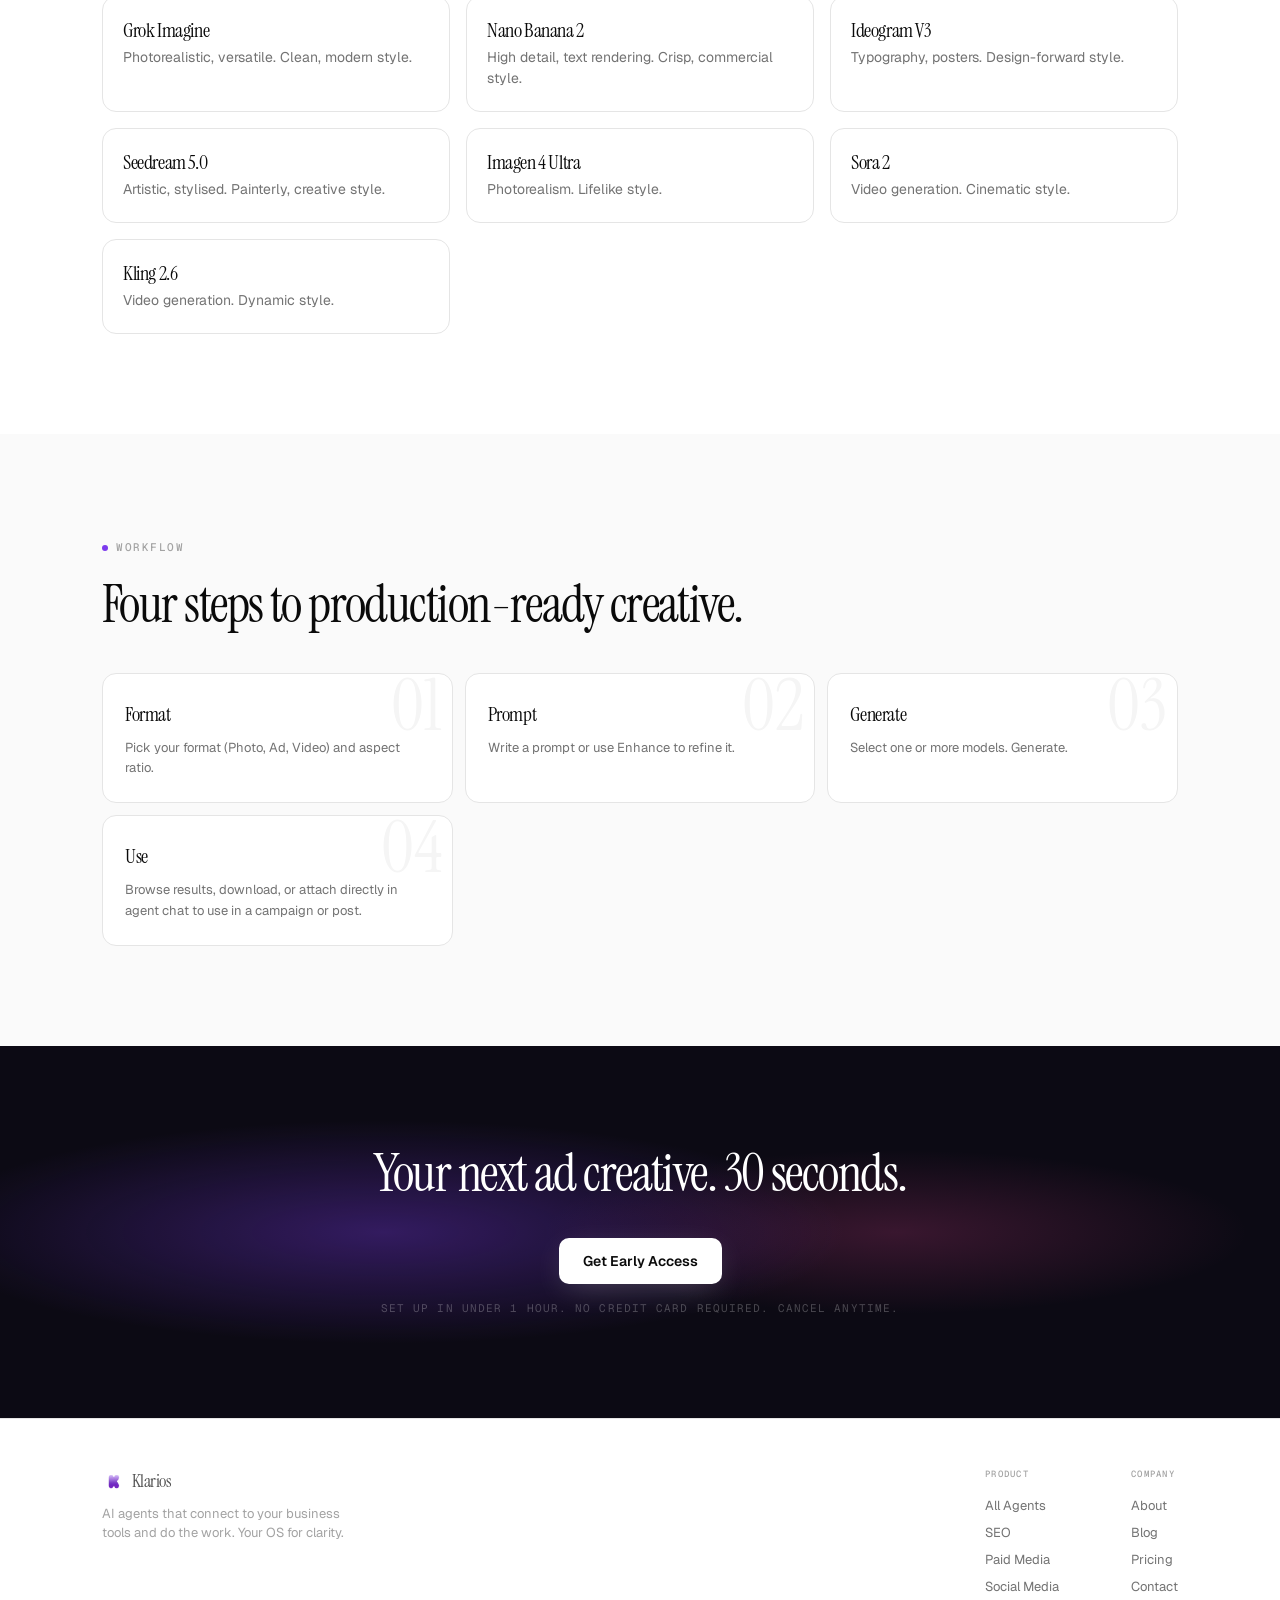
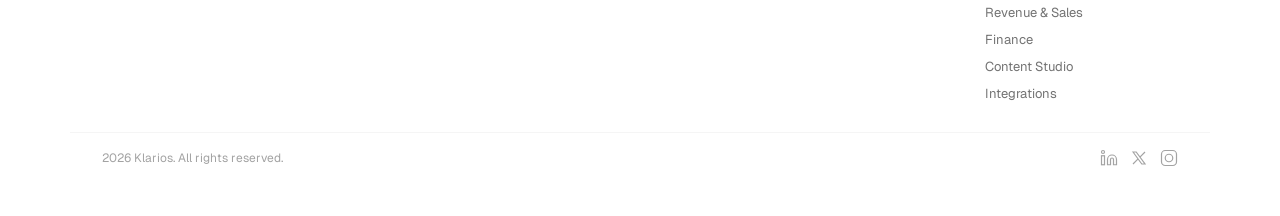
<file: product/content-studio.html>
<!DOCTYPE html>
<html lang="en">
<head>
<meta charset="utf-8">
<link rel="icon" type="image/png" sizes="32x32" href="/favicon-32.png">
<link rel="icon" type="image/png" sizes="16x16" href="/favicon-16.png">
<link rel="apple-touch-icon" sizes="180x180" href="/apple-touch-icon.png">
<meta name="viewport" content="width=device-width, initial-scale=1.0">
<title>Content Studio — Klarios</title>
<meta name="description" content="Multiple AI image models. Photo, video, and ad formats. Reference image support. Every image saves to your library and plugs directly into your agents.">
<link rel="preconnect" href="https://fonts.googleapis.com">
<link rel="preconnect" href="https://fonts.gstatic.com" crossorigin>
<link href="https://fonts.googleapis.com/css2?family=Instrument+Serif:ital@0;1&family=Geist:wght@300;400;500;600&family=Geist+Mono:wght@400;500&display=swap" rel="stylesheet">
<link rel="stylesheet" href="/styles.css">
<style>.nav-wrap { background:rgba(255,255,255,.88); backdrop-filter:saturate(180%) blur(20px); -webkit-backdrop-filter:saturate(180%) blur(20px); box-shadow:0 1px 0 rgba(0,0,0,.06); } .nav-wrap .nav-word { color:var(--ink) !important; } .nav-wrap .nav-link { color:var(--grey-600) !important; } .nav-wrap .nav-link:hover { background:var(--grey-100) !important; color:var(--ink) !important; }</style>
</head>
<body>

<!-- ====== NAV ====== -->
<header class="nav-wrap" id="navWrap">
<nav class="nav">
  <a href="/" class="nav-brand">
    <img src="/logo.png" alt="Klarios" class="nav-logo">
    <span class="nav-word">Klarios</span>
  </a>
  <div class="nav-center">
    <div class="nav-dropdown">
      <span class="nav-link">Product <svg viewBox="0 0 24 24" fill="none" stroke="currentColor" stroke-width="2"><path d="m6 9 6 6 6-6"/></svg></span>
      <div class="nav-mega wide">
        <div class="mega-cols">
          <div>
            <div class="mega-group-title">Agents</div>
            <a href="/product/agents" class="mega-item"><div class="mega-icon"><svg viewBox="0 0 24 24" fill="none" stroke="currentColor" stroke-width="1.6"><circle cx="12" cy="12" r="3"/><path d="M12 1v2M12 21v2M4.22 4.22l1.42 1.42M18.36 18.36l1.42 1.42M1 12h2M21 12h2M4.22 19.78l1.42-1.42M18.36 5.64l1.42-1.42"/></svg></div><div class="mega-text"><div class="mt-name">All Agents</div><div class="mt-desc">Overview of how your AI team works.</div></div></a>
            <a href="/product/seo" class="mega-item"><div class="mega-icon"><svg viewBox="0 0 24 24" fill="none" stroke="currentColor" stroke-width="1.6"><circle cx="11" cy="11" r="7"/><path d="m20 20-3.5-3.5"/></svg></div><div class="mega-text"><div class="mt-name">SEO</div><div class="mt-desc">Audit, write, publish. Directly to your site.</div></div></a>
            <a href="/product/paid-media" class="mega-item"><div class="mega-icon"><svg viewBox="0 0 24 24" fill="none" stroke="currentColor" stroke-width="1.6"><rect x="2" y="5" width="20" height="14" rx="2"/><path d="M2 10h20"/></svg></div><div class="mega-text"><div class="mt-name">Paid Media</div><div class="mt-desc">Create Meta campaigns from chat.</div></div></a>
            <a href="/product/social-media" class="mega-item"><div class="mega-icon"><svg viewBox="0 0 24 24" fill="none" stroke="currentColor" stroke-width="1.6"><path d="M21 11.5a8.38 8.38 0 0 1-.9 3.8 8.5 8.5 0 0 1-7.6 4.7 8.38 8.38 0 0 1-3.8-.9L3 21l1.9-5.7a8.38 8.38 0 0 1-.9-3.8 8.5 8.5 0 0 1 4.7-7.6 8.38 8.38 0 0 1 3.8-.9h.5a8.48 8.48 0 0 1 8 8v.5z"/></svg></div><div class="mega-text"><div class="mt-name">Social Media</div><div class="mt-desc">Calendar, captions, images, posting.</div></div></a>
          </div>
          <div>
            <div class="mega-group-title">Operations</div>
            <a href="/product/revenue-sales" class="mega-item"><div class="mega-icon"><svg viewBox="0 0 24 24" fill="none" stroke="currentColor" stroke-width="1.6"><path d="M16 21v-2a4 4 0 0 0-4-4H6a4 4 0 0 0-4 4v2"/><circle cx="9" cy="7" r="4"/><path d="M22 21v-2a4 4 0 0 0-3-3.87"/><path d="M16 3.13a4 4 0 0 1 0 7.75"/></svg></div><div class="mega-text"><div class="mt-name">Revenue & Sales</div><div class="mt-desc">CRM, pipeline, follow-ups, recovery.</div></div></a>
            <a href="/product/finance" class="mega-item"><div class="mega-icon"><svg viewBox="0 0 24 24" fill="none" stroke="currentColor" stroke-width="1.6"><path d="M12 2v20M17 5H9.5a3.5 3.5 0 0 0 0 7h5a3.5 3.5 0 0 1 0 7H6"/></svg></div><div class="mega-text"><div class="mt-name">Finance</div><div class="mt-desc">P&L, invoices, runway, expenses via Xero.</div></div></a>
            <a href="/product/content-studio" class="mega-item"><div class="mega-icon"><svg viewBox="0 0 24 24" fill="none" stroke="currentColor" stroke-width="1.6"><path d="M12 20h9"/><path d="M16.5 3.5a2.12 2.12 0 0 1 3 3L7 19l-4 1 1-4L16.5 3.5z"/></svg></div><div class="mega-text"><div class="mt-name">Content Studio</div><div class="mt-desc">AI image generation, 7 models, all formats.</div></div></a>
            <a href="/product/integrations" class="mega-item"><div class="mega-icon"><svg viewBox="0 0 24 24" fill="none" stroke="currentColor" stroke-width="1.6"><path d="M10 13a4 4 0 0 0 5.66 0l3-3a4 4 0 1 0-5.66-5.66l-1 1"/><path d="M14 11a4 4 0 0 0-5.66 0l-3 3a4 4 0 1 0 5.66 5.66l1-1"/></svg></div><div class="mega-text"><div class="mt-name">Integrations</div><div class="mt-desc">12 tools. One click each. OAuth.</div></div></a>
          </div>
        </div>
      </div>
    </div>
    <div class="nav-dropdown">
      <span class="nav-link">Resources <svg viewBox="0 0 24 24" fill="none" stroke="currentColor" stroke-width="2"><path d="m6 9 6 6 6-6"/></svg></span>
      <div class="nav-mega narrow">
        <a href="/resources/blog" class="mega-item"><div class="mega-icon"><svg viewBox="0 0 24 24" fill="none" stroke="currentColor" stroke-width="1.6"><path d="M14.5 2H6a2 2 0 0 0-2 2v16a2 2 0 0 0 2 2h12a2 2 0 0 0 2-2V7.5L14.5 2z"/><path d="M14 2v6h6"/></svg></div><div class="mega-text"><div class="mt-name">Blog</div><div class="mt-desc">Insights and product updates.</div></div></a>
        <a href="/resources/about" class="mega-item"><div class="mega-icon"><svg viewBox="0 0 24 24" fill="none" stroke="currentColor" stroke-width="1.6"><circle cx="12" cy="8" r="4"/><path d="M4 21c0-4 4-6 8-6s8 2 8 6"/></svg></div><div class="mega-text"><div class="mt-name">About</div><div class="mt-desc">The founder and the mission.</div></div></a>
      </div>
    </div>
    <a href="/pricing" class="nav-link">Pricing</a>
  </div>
  <div class="nav-right">
    <a href="/#early-access" class="nav-cta">Get Early Access</a>
    <button class="nav-hamburger" id="navHamburger" aria-label="Menu" aria-expanded="false">
      <svg viewBox="0 0 24 24" fill="none" stroke="currentColor" stroke-width="2"><path d="M4 6h16M4 12h16M4 18h16"/></svg>
    </button>
  </div>
</nav>
</header>

<!-- ====== PRODUCT HERO ====== -->
<section class="product-hero">
<div class="container text-center">
  <p class="eyebrow" data-r><span class="dot"></span>Content Studio</p>
  <h1 data-r data-d="1">Generate production-ready creative in seconds.</h1>
  <p class="hero-sub" data-r data-d="2">Multiple AI image models. Photo, video, and ad formats. Reference image support. Every image saves to your library and plugs directly into your agents.</p>
  <div class="hero-ctas" data-r data-d="3">
    <a href="/#early-access" class="btn-primary">Get Early Access</a>
  </div>
</div>
</section>

<!-- ====== CAPABILITIES ====== -->
<section style="background:var(--grey-50)">
<div class="container">
  <p class="eyebrow" data-r><span class="dot"></span>Capabilities</p>
  <div class="section-title" data-r data-d="1">Everything you need for visual content.</div>
  <div class="capability-list" style="margin-top:40px">
    <div class="capability" data-r data-d="1">
      <div class="cap-icon"><svg viewBox="0 0 24 24" fill="none" stroke="currentColor" stroke-width="1.6"><circle cx="12" cy="12" r="3"/><path d="M12 1v2M12 21v2M4.22 4.22l1.42 1.42M18.36 18.36l1.42 1.42M1 12h2M21 12h2M4.22 19.78l1.42-1.42M18.36 5.64l1.42-1.42"/></svg></div>
      <div class="cap-text"><strong>Multiple AI models</strong> -- Grok Imagine, Nano Banana 2, Ideogram V3, Seedream 5.0, Imagen 4 Ultra. Each model has different strengths: photorealism, illustration, text rendering, style consistency.</div>
    </div>
    <div class="capability" data-r data-d="2">
      <div class="cap-icon"><svg viewBox="0 0 24 24" fill="none" stroke="currentColor" stroke-width="1.6"><rect x="3" y="3" width="18" height="18" rx="2"/><circle cx="8.5" cy="8.5" r="1.5"/><path d="m21 15-5-5L5 21"/></svg></div>
      <div class="cap-text"><strong>Photo mode</strong> -- standard image generation in any aspect ratio: 1:1, 9:16, 16:9.</div>
    </div>
    <div class="capability" data-r data-d="3">
      <div class="cap-icon"><svg viewBox="0 0 24 24" fill="none" stroke="currentColor" stroke-width="1.6"><rect x="2" y="5" width="20" height="14" rx="2"/><path d="M2 10h20"/></svg></div>
      <div class="cap-text"><strong>Ad mode</strong> -- generates 1:1 feed creative for Meta Ads. Use the output as a reference image to create the 9:16 story version.</div>
    </div>
    <div class="capability" data-r data-d="4">
      <div class="cap-icon"><svg viewBox="0 0 24 24" fill="none" stroke="currentColor" stroke-width="1.6"><polygon points="23 7 16 12 23 17 23 7"/><rect x="1" y="5" width="15" height="14" rx="2"/></svg></div>
      <div class="cap-text"><strong>Video mode</strong> -- Sora 2 and Kling 2.6 for video generation. Text-to-video and image-to-video.</div>
    </div>
    <div class="capability" data-r data-d="5">
      <div class="cap-icon"><svg viewBox="0 0 24 24" fill="none" stroke="currentColor" stroke-width="1.6"><path d="M4 12v8a2 2 0 0 0 2 2h12a2 2 0 0 0 2-2v-8"/><polyline points="16 6 12 2 8 6"/><line x1="12" y1="2" x2="12" y2="15"/></svg></div>
      <div class="cap-text"><strong>Reference images</strong> -- upload a competitor's ad or an existing brand asset. The AI generates new images in a similar style.</div>
    </div>
    <div class="capability" data-r data-d="6">
      <div class="cap-icon"><svg viewBox="0 0 24 24" fill="none" stroke="currentColor" stroke-width="1.6"><path d="M12 20h9"/><path d="M16.5 3.5a2.12 2.12 0 0 1 3 3L7 19l-4 1 1-4L16.5 3.5z"/></svg></div>
      <div class="cap-text"><strong>Prompt enhancement</strong> -- write a basic prompt, click "Enhance with Klarios", and the platform rewrites it for optimal model output.</div>
    </div>
    <div class="capability" data-r data-d="7">
      <div class="cap-icon"><svg viewBox="0 0 24 24" fill="none" stroke="currentColor" stroke-width="1.6"><path d="M22 19a2 2 0 0 1-2 2H4a2 2 0 0 1-2-2V5a2 2 0 0 1 2-2h5l2 3h9a2 2 0 0 1 2 2z"/></svg></div>
      <div class="cap-text"><strong>Content library</strong> -- every generated image saves automatically. Browse, search, and reuse across agents.</div>
    </div>
    <div class="capability" data-r data-d="8">
      <div class="cap-icon"><svg viewBox="0 0 24 24" fill="none" stroke="currentColor" stroke-width="1.6"><rect x="3" y="4" width="18" height="18" rx="2"/><path d="M16 2v4M8 2v4M3 10h18"/></svg></div>
      <div class="cap-text"><strong>Calendar integration</strong> -- schedule generated content directly to your content calendar with platform, date, and post type.</div>
    </div>
  </div>
</div>
</section>

<!-- ====== MODELS ====== -->
<section>
<div class="container">
  <p class="eyebrow" data-r><span class="dot"></span>Models</p>
  <div class="section-title" data-r data-d="1">7 models. Pick the right one for every job.</div>
  <div style="display:grid;grid-template-columns:repeat(auto-fit,minmax(280px,1fr));gap:16px;margin-top:40px">
    <div class="card" data-r data-d="1"><h3>Grok Imagine</h3><p style="color:var(--grey-500);font-size:14px">Photorealistic, versatile. Clean, modern style.</p></div>
    <div class="card" data-r data-d="2"><h3>Nano Banana 2</h3><p style="color:var(--grey-500);font-size:14px">High detail, text rendering. Crisp, commercial style.</p></div>
    <div class="card" data-r data-d="3"><h3>Ideogram V3</h3><p style="color:var(--grey-500);font-size:14px">Typography, posters. Design-forward style.</p></div>
    <div class="card" data-r data-d="4"><h3>Seedream 5.0</h3><p style="color:var(--grey-500);font-size:14px">Artistic, stylised. Painterly, creative style.</p></div>
    <div class="card" data-r data-d="5"><h3>Imagen 4 Ultra</h3><p style="color:var(--grey-500);font-size:14px">Photorealism. Lifelike style.</p></div>
    <div class="card" data-r data-d="6"><h3>Sora 2</h3><p style="color:var(--grey-500);font-size:14px">Video generation. Cinematic style.</p></div>
    <div class="card" data-r data-d="7"><h3>Kling 2.6</h3><p style="color:var(--grey-500);font-size:14px">Video generation. Dynamic style.</p></div>
  </div>
</div>
</section>

<!-- ====== WORKFLOW ====== -->
<section style="background:var(--grey-50)">
<div class="container">
  <p class="eyebrow" data-r><span class="dot"></span>Workflow</p>
  <div class="section-title" data-r data-d="1">Four steps to production-ready creative.</div>
  <div class="steps">
    <div class="step-card" data-r data-d="1"><h3>Format</h3><p>Pick your format (Photo, Ad, Video) and aspect ratio.</p></div>
    <div class="step-card" data-r data-d="2"><h3>Prompt</h3><p>Write a prompt or use Enhance to refine it.</p></div>
    <div class="step-card" data-r data-d="3"><h3>Generate</h3><p>Select one or more models. Generate.</p></div>
    <div class="step-card" data-r data-d="4"><h3>Use</h3><p>Browse results, download, or attach directly in agent chat to use in a campaign or post.</p></div>
  </div>
</div>
</section>

<!-- ====== CTA ====== -->
<section class="cta-section">
<div class="container text-center">
  <div class="section-title" data-r>Your next ad creative. 30 seconds.</div>
  <a href="/#early-access" class="btn-white" data-r data-d="1">Get Early Access</a>
  <p class="cta-sub-text" data-r data-d="2">Set up in under 1 hour. No credit card required. Cancel anytime.</p>
</div>
</section>

<!-- ====== FOOTER ====== -->
<footer>
<div class="footer-inner">
  <div><div class="footer-brand"><img src="/logo.png" alt="Klarios" class="nav-logo" style="width:22px;height:22px"><span class="footer-word">Klarios</span></div><p class="footer-desc">AI agents that connect to your business tools and do the work. Your OS for clarity.</p></div>
  <div class="footer-col"><h4>Product</h4><a href="/product/agents">All Agents</a><a href="/product/seo">SEO</a><a href="/product/paid-media">Paid Media</a><a href="/product/social-media">Social Media</a><a href="/product/revenue-sales">Revenue & Sales</a><a href="/product/finance">Finance</a><a href="/product/content-studio">Content Studio</a><a href="/product/integrations">Integrations</a></div>
  <div class="footer-col"><h4>Company</h4><a href="/resources/about">About</a><a href="/resources/blog">Blog</a><a href="/pricing">Pricing</a><a href="mailto:hello@klarios.io">Contact</a></div>
</div>
<div class="footer-bottom">
  <span>2026 Klarios. All rights reserved.</span>
  <div class="footer-social">
    <a href="#" aria-label="LinkedIn"><svg viewBox="0 0 24 24" fill="none" stroke="currentColor" stroke-width="1.6"><path d="M16 8a6 6 0 0 1 6 6v7h-4v-7a2 2 0 0 0-4 0v7h-4v-7a6 6 0 0 1 6-6z"/><rect x="2" y="9" width="4" height="12"/><circle cx="4" cy="4" r="2"/></svg></a>
    <a href="#" aria-label="X"><svg viewBox="0 0 24 24" fill="none" stroke="currentColor" stroke-width="1.6"><path d="M4 4l11.733 16H20L8.267 4z"/><path d="M4 20l6.768-6.768M20 4l-6.768 6.768"/></svg></a>
    <a href="#" aria-label="Instagram"><svg viewBox="0 0 24 24" fill="none" stroke="currentColor" stroke-width="1.6"><rect x="2" y="2" width="20" height="20" rx="5"/><circle cx="12" cy="12" r="5"/></svg></a>
  </div>
</div>
</footer>

<script src="/script.js"></script>
</body>
</html>
</file>
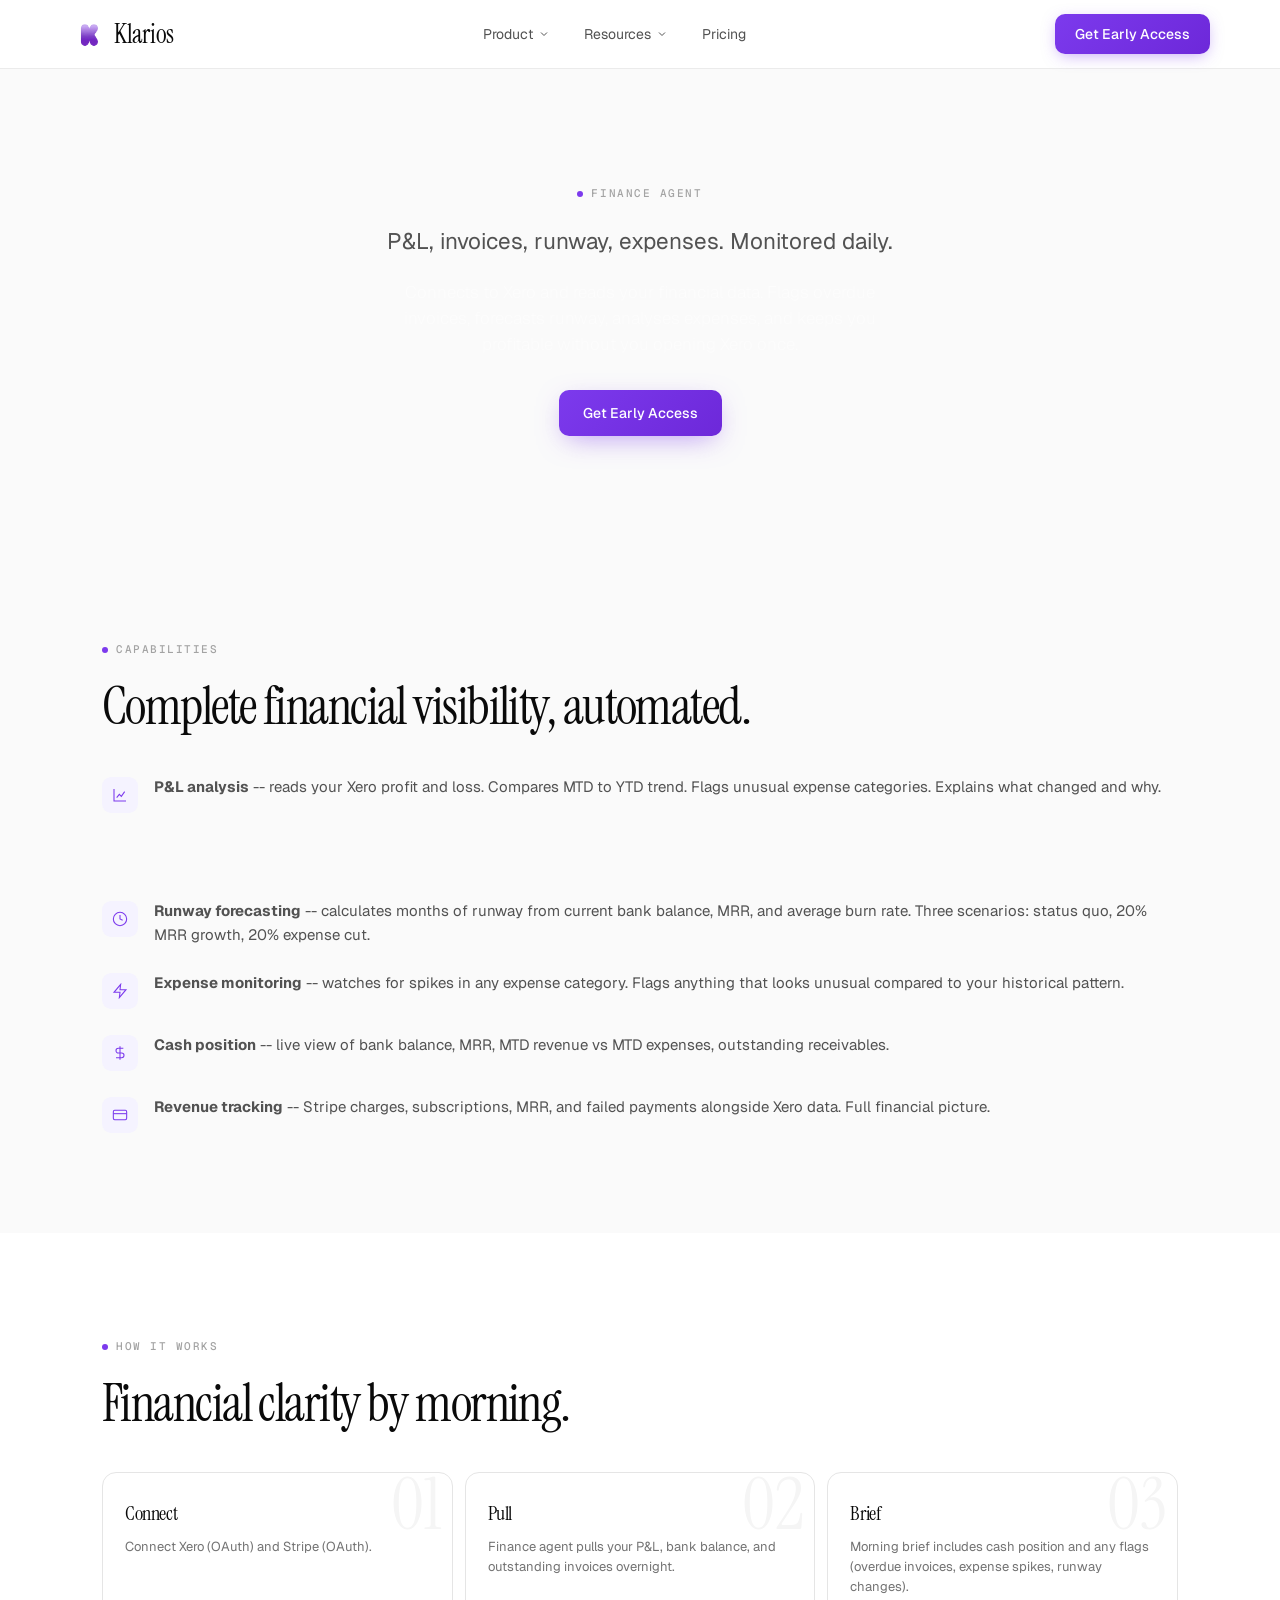
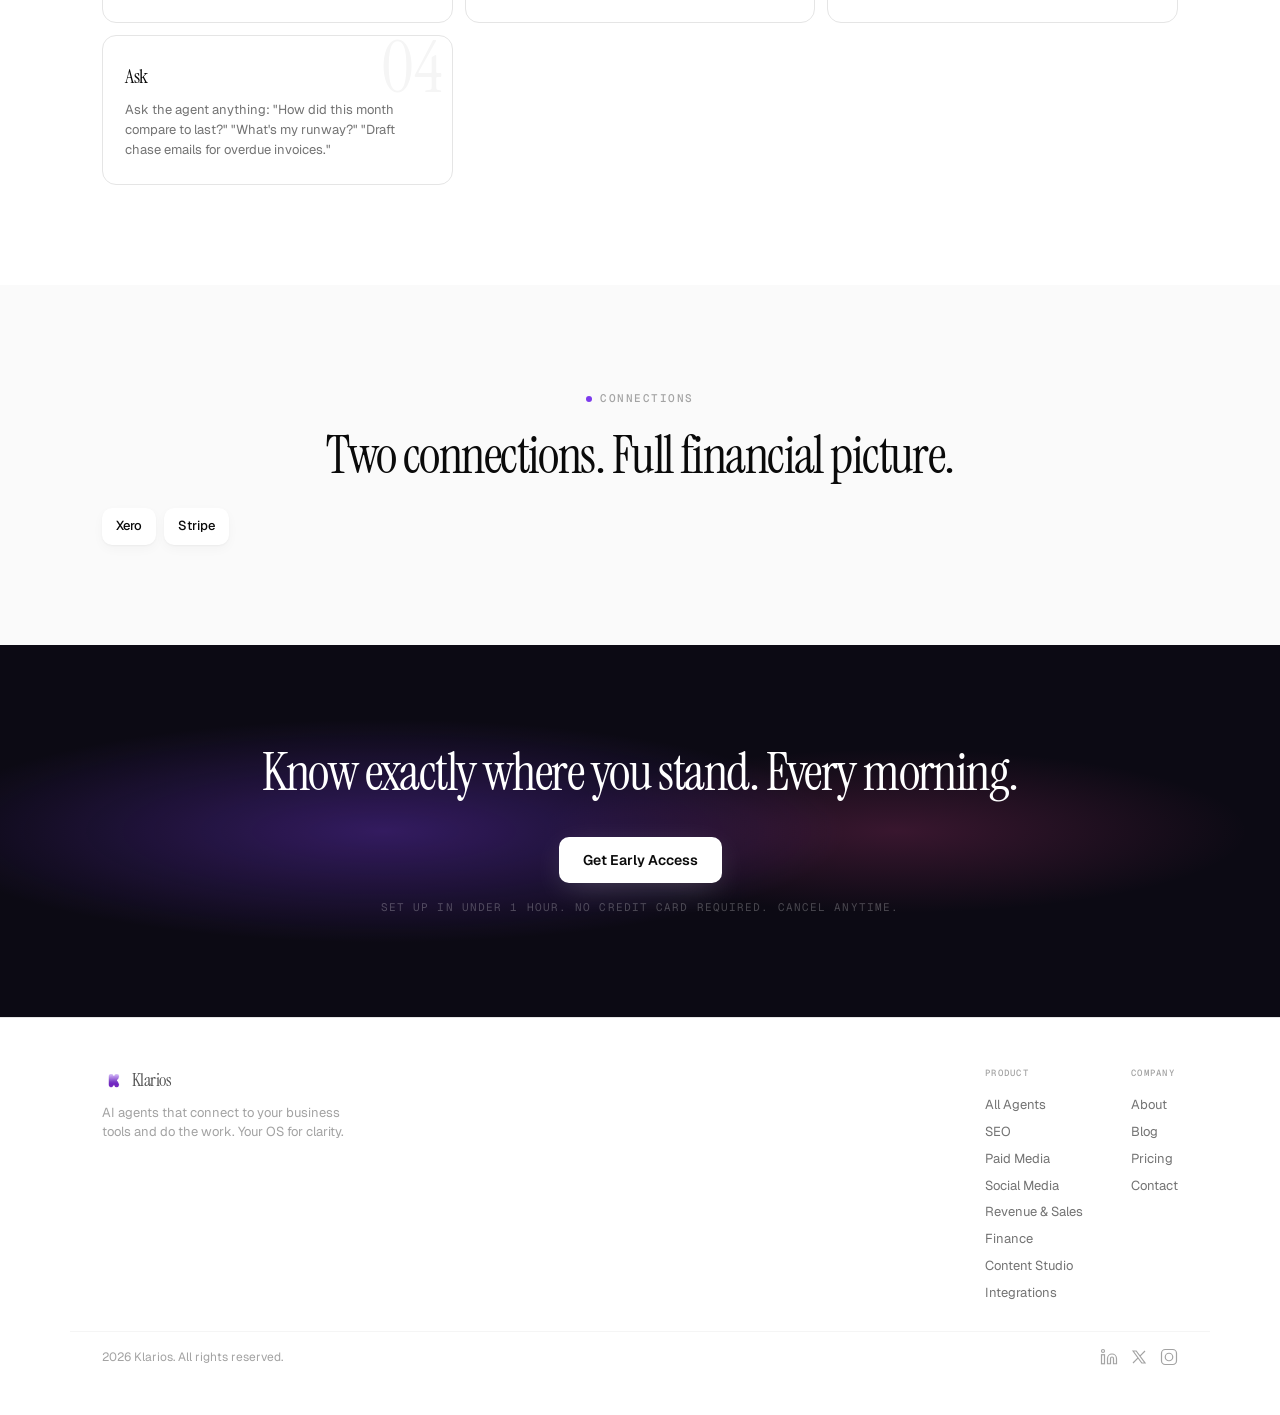
<file: product/finance.html>
<!DOCTYPE html>
<html lang="en">
<head>
<meta charset="utf-8">
<link rel="icon" type="image/png" sizes="32x32" href="/favicon-32.png">
<link rel="icon" type="image/png" sizes="16x16" href="/favicon-16.png">
<link rel="apple-touch-icon" sizes="180x180" href="/apple-touch-icon.png">
<meta name="viewport" content="width=device-width, initial-scale=1.0">
<title>Finance Agent — Klarios</title>
<meta name="description" content="Connects to Xero and reads your financial data. Flags overdue invoices, forecasts runway, analyses expenses, and keeps you profitable.">
<link rel="preconnect" href="https://fonts.googleapis.com">
<link rel="preconnect" href="https://fonts.gstatic.com" crossorigin>
<link href="https://fonts.googleapis.com/css2?family=Instrument+Serif:ital@0;1&family=Geist:wght@300;400;500;600&family=Geist+Mono:wght@400;500&display=swap" rel="stylesheet">
<link rel="stylesheet" href="/styles.css">
<style>.nav-wrap { background:rgba(255,255,255,.88); backdrop-filter:saturate(180%) blur(20px); -webkit-backdrop-filter:saturate(180%) blur(20px); box-shadow:0 1px 0 rgba(0,0,0,.06); } .nav-wrap .nav-word { color:var(--ink) !important; } .nav-wrap .nav-link { color:var(--grey-600) !important; } .nav-wrap .nav-link:hover { background:var(--grey-100) !important; color:var(--ink) !important; }</style>
</head>
<body>

<!-- ====== NAV ====== -->
<header class="nav-wrap" id="navWrap">
<nav class="nav">
  <a href="/" class="nav-brand">
    <img src="/logo.png" alt="Klarios" class="nav-logo">
    <span class="nav-word">Klarios</span>
  </a>
  <div class="nav-center">
    <div class="nav-dropdown">
      <span class="nav-link">Product <svg viewBox="0 0 24 24" fill="none" stroke="currentColor" stroke-width="2"><path d="m6 9 6 6 6-6"/></svg></span>
      <div class="nav-mega wide">
        <div class="mega-cols">
          <div>
            <div class="mega-group-title">Agents</div>
            <a href="/product/agents" class="mega-item"><div class="mega-icon"><svg viewBox="0 0 24 24" fill="none" stroke="currentColor" stroke-width="1.6"><circle cx="12" cy="12" r="3"/><path d="M12 1v2M12 21v2M4.22 4.22l1.42 1.42M18.36 18.36l1.42 1.42M1 12h2M21 12h2M4.22 19.78l1.42-1.42M18.36 5.64l1.42-1.42"/></svg></div><div class="mega-text"><div class="mt-name">All Agents</div><div class="mt-desc">Overview of how your AI team works.</div></div></a>
            <a href="/product/seo" class="mega-item"><div class="mega-icon"><svg viewBox="0 0 24 24" fill="none" stroke="currentColor" stroke-width="1.6"><circle cx="11" cy="11" r="7"/><path d="m20 20-3.5-3.5"/></svg></div><div class="mega-text"><div class="mt-name">SEO</div><div class="mt-desc">Audit, write, publish. Directly to your site.</div></div></a>
            <a href="/product/paid-media" class="mega-item"><div class="mega-icon"><svg viewBox="0 0 24 24" fill="none" stroke="currentColor" stroke-width="1.6"><rect x="2" y="5" width="20" height="14" rx="2"/><path d="M2 10h20"/></svg></div><div class="mega-text"><div class="mt-name">Paid Media</div><div class="mt-desc">Create Meta campaigns from chat.</div></div></a>
            <a href="/product/social-media" class="mega-item"><div class="mega-icon"><svg viewBox="0 0 24 24" fill="none" stroke="currentColor" stroke-width="1.6"><path d="M21 11.5a8.38 8.38 0 0 1-.9 3.8 8.5 8.5 0 0 1-7.6 4.7 8.38 8.38 0 0 1-3.8-.9L3 21l1.9-5.7a8.38 8.38 0 0 1-.9-3.8 8.5 8.5 0 0 1 4.7-7.6 8.38 8.38 0 0 1 3.8-.9h.5a8.48 8.48 0 0 1 8 8v.5z"/></svg></div><div class="mega-text"><div class="mt-name">Social Media</div><div class="mt-desc">Calendar, captions, images, posting.</div></div></a>
          </div>
          <div>
            <div class="mega-group-title">Operations</div>
            <a href="/product/revenue-sales" class="mega-item"><div class="mega-icon"><svg viewBox="0 0 24 24" fill="none" stroke="currentColor" stroke-width="1.6"><path d="M16 21v-2a4 4 0 0 0-4-4H6a4 4 0 0 0-4 4v2"/><circle cx="9" cy="7" r="4"/><path d="M22 21v-2a4 4 0 0 0-3-3.87"/><path d="M16 3.13a4 4 0 0 1 0 7.75"/></svg></div><div class="mega-text"><div class="mt-name">Revenue & Sales</div><div class="mt-desc">CRM, pipeline, follow-ups, recovery.</div></div></a>
            <a href="/product/finance" class="mega-item"><div class="mega-icon"><svg viewBox="0 0 24 24" fill="none" stroke="currentColor" stroke-width="1.6"><path d="M12 2v20M17 5H9.5a3.5 3.5 0 0 0 0 7h5a3.5 3.5 0 0 1 0 7H6"/></svg></div><div class="mega-text"><div class="mt-name">Finance</div><div class="mt-desc">P&L, invoices, runway, expenses via Xero.</div></div></a>
            <a href="/product/content-studio" class="mega-item"><div class="mega-icon"><svg viewBox="0 0 24 24" fill="none" stroke="currentColor" stroke-width="1.6"><path d="M12 20h9"/><path d="M16.5 3.5a2.12 2.12 0 0 1 3 3L7 19l-4 1 1-4L16.5 3.5z"/></svg></div><div class="mega-text"><div class="mt-name">Content Studio</div><div class="mt-desc">AI image generation, 7 models, all formats.</div></div></a>
            <a href="/product/integrations" class="mega-item"><div class="mega-icon"><svg viewBox="0 0 24 24" fill="none" stroke="currentColor" stroke-width="1.6"><path d="M10 13a4 4 0 0 0 5.66 0l3-3a4 4 0 1 0-5.66-5.66l-1 1"/><path d="M14 11a4 4 0 0 0-5.66 0l-3 3a4 4 0 1 0 5.66 5.66l1-1"/></svg></div><div class="mega-text"><div class="mt-name">Integrations</div><div class="mt-desc">12 tools. One click each. OAuth.</div></div></a>
          </div>
        </div>
      </div>
    </div>
    <div class="nav-dropdown">
      <span class="nav-link">Resources <svg viewBox="0 0 24 24" fill="none" stroke="currentColor" stroke-width="2"><path d="m6 9 6 6 6-6"/></svg></span>
      <div class="nav-mega narrow">
        <a href="/resources/blog" class="mega-item"><div class="mega-icon"><svg viewBox="0 0 24 24" fill="none" stroke="currentColor" stroke-width="1.6"><path d="M14.5 2H6a2 2 0 0 0-2 2v16a2 2 0 0 0 2 2h12a2 2 0 0 0 2-2V7.5L14.5 2z"/><path d="M14 2v6h6"/></svg></div><div class="mega-text"><div class="mt-name">Blog</div><div class="mt-desc">Insights and product updates.</div></div></a>
        <a href="/resources/about" class="mega-item"><div class="mega-icon"><svg viewBox="0 0 24 24" fill="none" stroke="currentColor" stroke-width="1.6"><circle cx="12" cy="8" r="4"/><path d="M4 21c0-4 4-6 8-6s8 2 8 6"/></svg></div><div class="mega-text"><div class="mt-name">About</div><div class="mt-desc">The founder and the mission.</div></div></a>
      </div>
    </div>
    <a href="/pricing" class="nav-link">Pricing</a>
  </div>
  <div class="nav-right">
    <a href="/#early-access" class="nav-cta">Get Early Access</a>
    <button class="nav-hamburger" id="navHamburger" aria-label="Menu" aria-expanded="false">
      <svg viewBox="0 0 24 24" fill="none" stroke="currentColor" stroke-width="2"><path d="M4 6h16M4 12h16M4 18h16"/></svg>
    </button>
  </div>
</nav>
</header>

<!-- ====== PRODUCT HERO ====== -->
<section class="product-hero">
<div class="container text-center">
  <p class="eyebrow" data-r><span class="dot"></span>Finance Agent</p>
  <h1 data-r data-d="1">P&L, invoices, runway, expenses. Monitored daily.</h1>
  <p class="hero-sub" data-r data-d="2">Connects to Xero and reads your financial data. Flags overdue invoices, forecasts runway, analyses expenses, and keeps you profitable without you opening Xero once.</p>
  <div class="hero-ctas" data-r data-d="3">
    <a href="/#early-access" class="btn-primary">Get Early Access</a>
  </div>
</div>
</section>

<!-- ====== CAPABILITIES ====== -->
<section style="background:var(--grey-50)">
<div class="container">
  <p class="eyebrow" data-r><span class="dot"></span>Capabilities</p>
  <div class="section-title" data-r data-d="1">Complete financial visibility, automated.</div>
  <div class="capability-list" style="margin-top:40px">
    <div class="capability" data-r data-d="1">
      <div class="cap-icon"><svg viewBox="0 0 24 24" fill="none" stroke="currentColor" stroke-width="1.6"><path d="M3 3v18h18"/><path d="M7 16l4-5 3 3 5-7"/></svg></div>
      <div class="cap-text"><strong>P&L analysis</strong> -- reads your Xero profit and loss. Compares MTD to YTD trend. Flags unusual expense categories. Explains what changed and why.</div>
    </div>
    <div class="capability" data-r data-d="2">
      <div class="cap-icon"><svg viewBox="0 0 24 24" fill="none" stroke="currentColor" stroke-width="1.6"><path d="M14.5 2H6a2 2 0 0 0-2 2v16a2 2 0 0 0 2 2h12a2 2 0 0 0 2-2V7.5L14.5 2z"/><path d="M14 2v6h6"/></svg></div>
      <div class="cap-text"><strong>Invoice chasing</strong> -- identifies overdue invoices, prioritises by amount and days overdue, drafts personalised chase emails. You approve and send.</div>
    </div>
    <div class="capability" data-r data-d="3">
      <div class="cap-icon"><svg viewBox="0 0 24 24" fill="none" stroke="currentColor" stroke-width="1.6"><circle cx="12" cy="12" r="10"/><path d="M12 6v6l4 2"/></svg></div>
      <div class="cap-text"><strong>Runway forecasting</strong> -- calculates months of runway from current bank balance, MRR, and average burn rate. Three scenarios: status quo, 20% MRR growth, 20% expense cut.</div>
    </div>
    <div class="capability" data-r data-d="4">
      <div class="cap-icon"><svg viewBox="0 0 24 24" fill="none" stroke="currentColor" stroke-width="1.6"><path d="M13 2L3 14h9l-1 8 10-12h-9l1-8z"/></svg></div>
      <div class="cap-text"><strong>Expense monitoring</strong> -- watches for spikes in any expense category. Flags anything that looks unusual compared to your historical pattern.</div>
    </div>
    <div class="capability" data-r data-d="5">
      <div class="cap-icon"><svg viewBox="0 0 24 24" fill="none" stroke="currentColor" stroke-width="1.6"><path d="M12 2v20M17 5H9.5a3.5 3.5 0 0 0 0 7h5a3.5 3.5 0 0 1 0 7H6"/></svg></div>
      <div class="cap-text"><strong>Cash position</strong> -- live view of bank balance, MRR, MTD revenue vs MTD expenses, outstanding receivables.</div>
    </div>
    <div class="capability" data-r data-d="6">
      <div class="cap-icon"><svg viewBox="0 0 24 24" fill="none" stroke="currentColor" stroke-width="1.6"><rect x="2" y="5" width="20" height="14" rx="2"/><path d="M2 10h20"/></svg></div>
      <div class="cap-text"><strong>Revenue tracking</strong> -- Stripe charges, subscriptions, MRR, and failed payments alongside Xero data. Full financial picture.</div>
    </div>
  </div>
</div>
</section>

<!-- ====== HOW IT WORKS ====== -->
<section>
<div class="container">
  <p class="eyebrow" data-r><span class="dot"></span>How it works</p>
  <div class="section-title" data-r data-d="1">Financial clarity by morning.</div>
  <div class="steps">
    <div class="step-card" data-r data-d="1"><h3>Connect</h3><p>Connect Xero (OAuth) and Stripe (OAuth).</p></div>
    <div class="step-card" data-r data-d="2"><h3>Pull</h3><p>Finance agent pulls your P&L, bank balance, and outstanding invoices overnight.</p></div>
    <div class="step-card" data-r data-d="3"><h3>Brief</h3><p>Morning brief includes cash position and any flags (overdue invoices, expense spikes, runway changes).</p></div>
    <div class="step-card" data-r data-d="4"><h3>Ask</h3><p>Ask the agent anything: "How did this month compare to last?" "What's my runway?" "Draft chase emails for overdue invoices."</p></div>
  </div>
</div>
</section>

<!-- ====== CONNECTIONS ====== -->
<section style="background:var(--grey-50)">
<div class="container text-center">
  <p class="eyebrow" data-r><span class="dot"></span>Connections</p>
  <div class="section-title" data-r data-d="1">Two connections. Full financial picture.</div>
  <div class="connection-badges" data-r data-d="2">
    <span class="conn-badge">Xero</span>
    <span class="conn-badge">Stripe</span>
  </div>
</div>
</section>

<!-- ====== CTA ====== -->
<section class="cta-section">
<div class="container text-center">
  <div class="section-title" data-r>Know exactly where you stand. Every morning.</div>
  <a href="/#early-access" class="btn-white" data-r data-d="1">Get Early Access</a>
  <p class="cta-sub-text" data-r data-d="2">Set up in under 1 hour. No credit card required. Cancel anytime.</p>
</div>
</section>

<!-- ====== FOOTER ====== -->
<footer>
<div class="footer-inner">
  <div><div class="footer-brand"><img src="/logo.png" alt="Klarios" class="nav-logo" style="width:22px;height:22px"><span class="footer-word">Klarios</span></div><p class="footer-desc">AI agents that connect to your business tools and do the work. Your OS for clarity.</p></div>
  <div class="footer-col"><h4>Product</h4><a href="/product/agents">All Agents</a><a href="/product/seo">SEO</a><a href="/product/paid-media">Paid Media</a><a href="/product/social-media">Social Media</a><a href="/product/revenue-sales">Revenue & Sales</a><a href="/product/finance">Finance</a><a href="/product/content-studio">Content Studio</a><a href="/product/integrations">Integrations</a></div>
  <div class="footer-col"><h4>Company</h4><a href="/resources/about">About</a><a href="/resources/blog">Blog</a><a href="/pricing">Pricing</a><a href="mailto:hello@klarios.io">Contact</a></div>
</div>
<div class="footer-bottom">
  <span>2026 Klarios. All rights reserved.</span>
  <div class="footer-social">
    <a href="#" aria-label="LinkedIn"><svg viewBox="0 0 24 24" fill="none" stroke="currentColor" stroke-width="1.6"><path d="M16 8a6 6 0 0 1 6 6v7h-4v-7a2 2 0 0 0-4 0v7h-4v-7a6 6 0 0 1 6-6z"/><rect x="2" y="9" width="4" height="12"/><circle cx="4" cy="4" r="2"/></svg></a>
    <a href="#" aria-label="X"><svg viewBox="0 0 24 24" fill="none" stroke="currentColor" stroke-width="1.6"><path d="M4 4l11.733 16H20L8.267 4z"/><path d="M4 20l6.768-6.768M20 4l-6.768 6.768"/></svg></a>
    <a href="#" aria-label="Instagram"><svg viewBox="0 0 24 24" fill="none" stroke="currentColor" stroke-width="1.6"><rect x="2" y="2" width="20" height="20" rx="5"/><circle cx="12" cy="12" r="5"/></svg></a>
  </div>
</div>
</footer>

<script src="/script.js"></script>
</body>
</html>
</file>
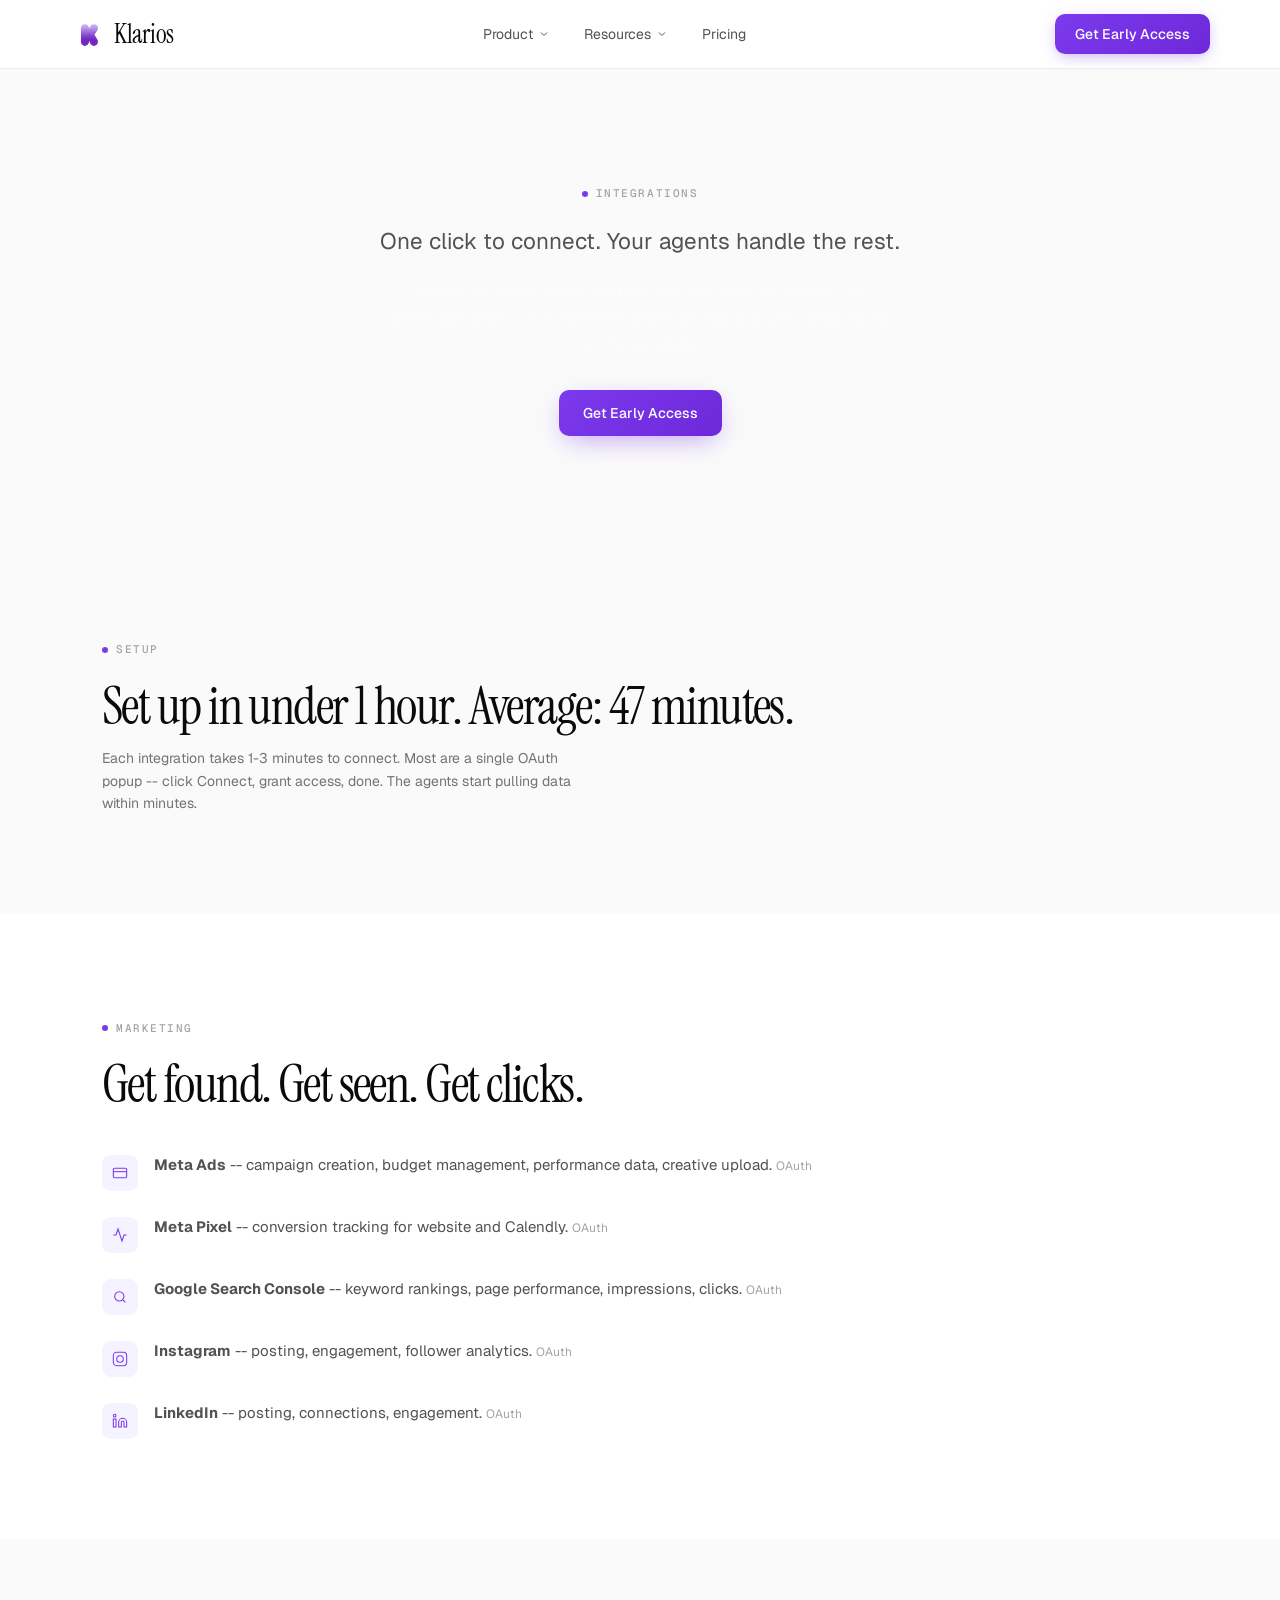
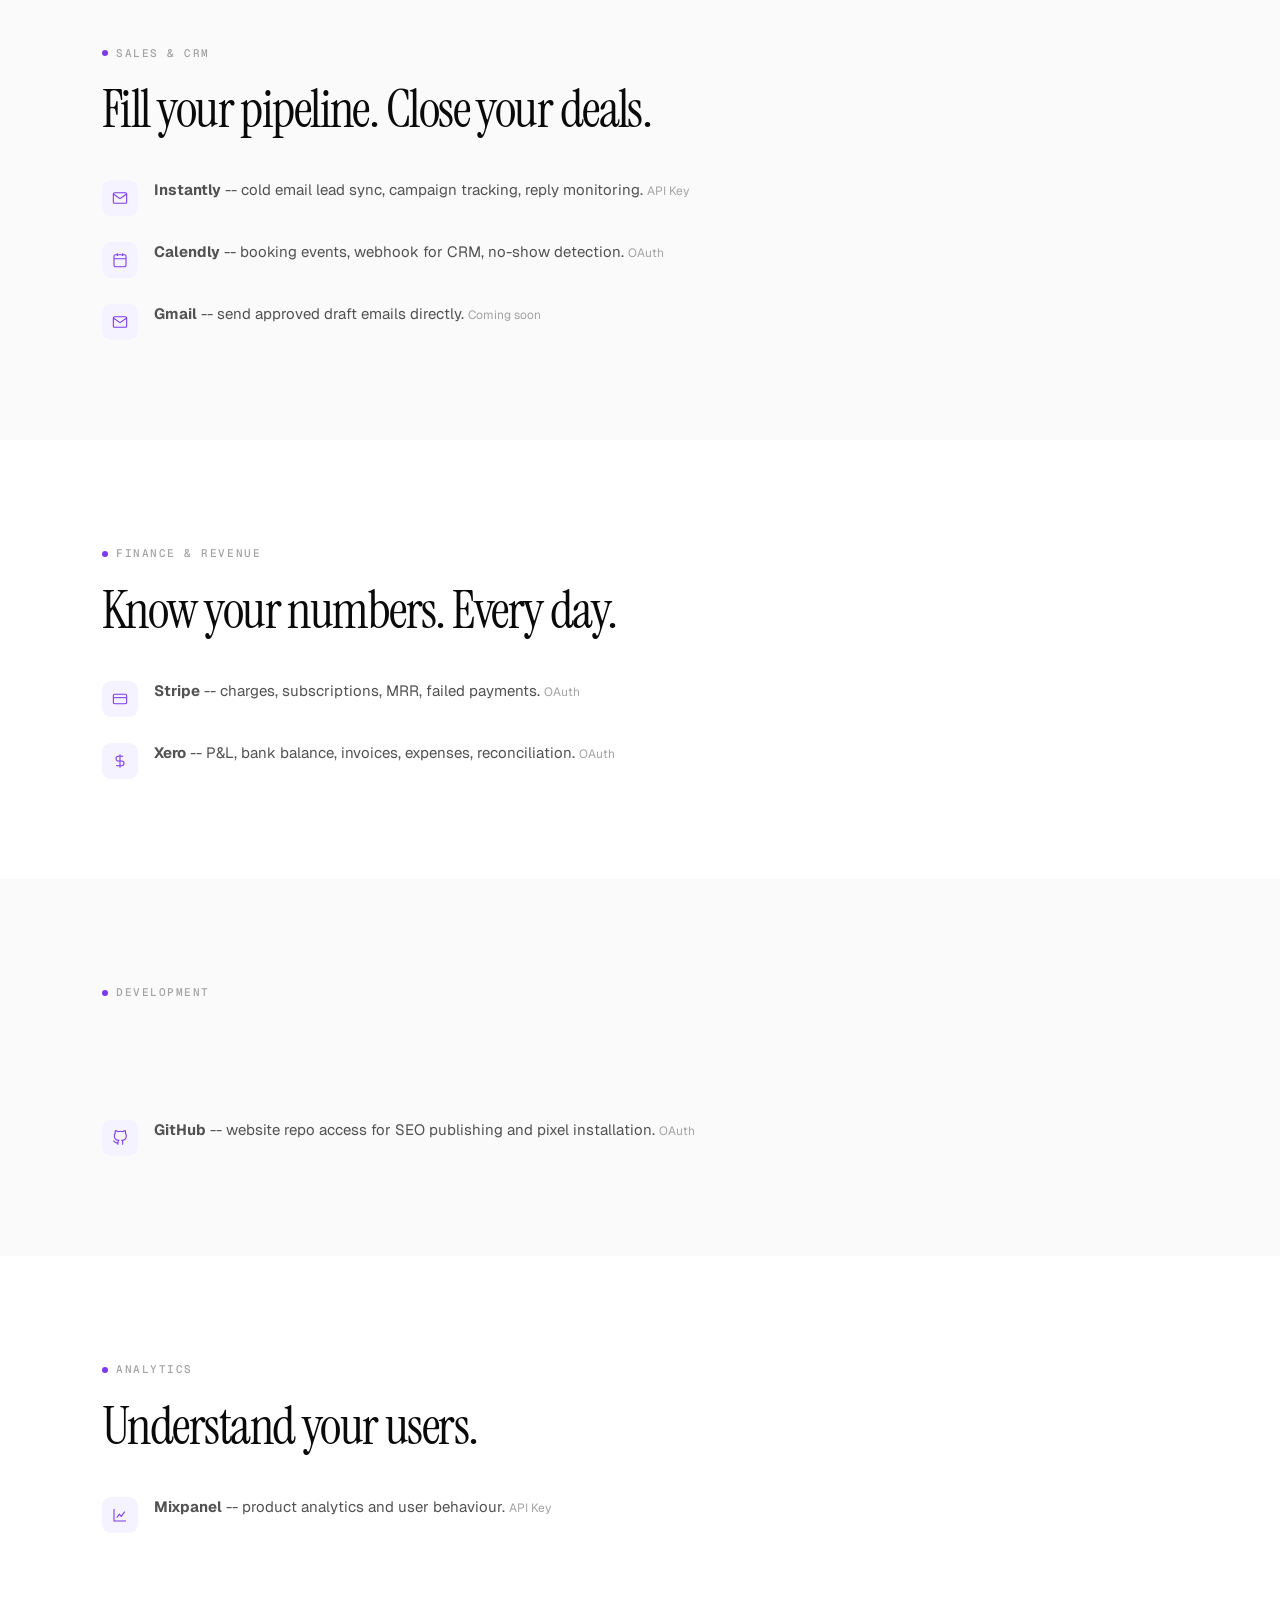
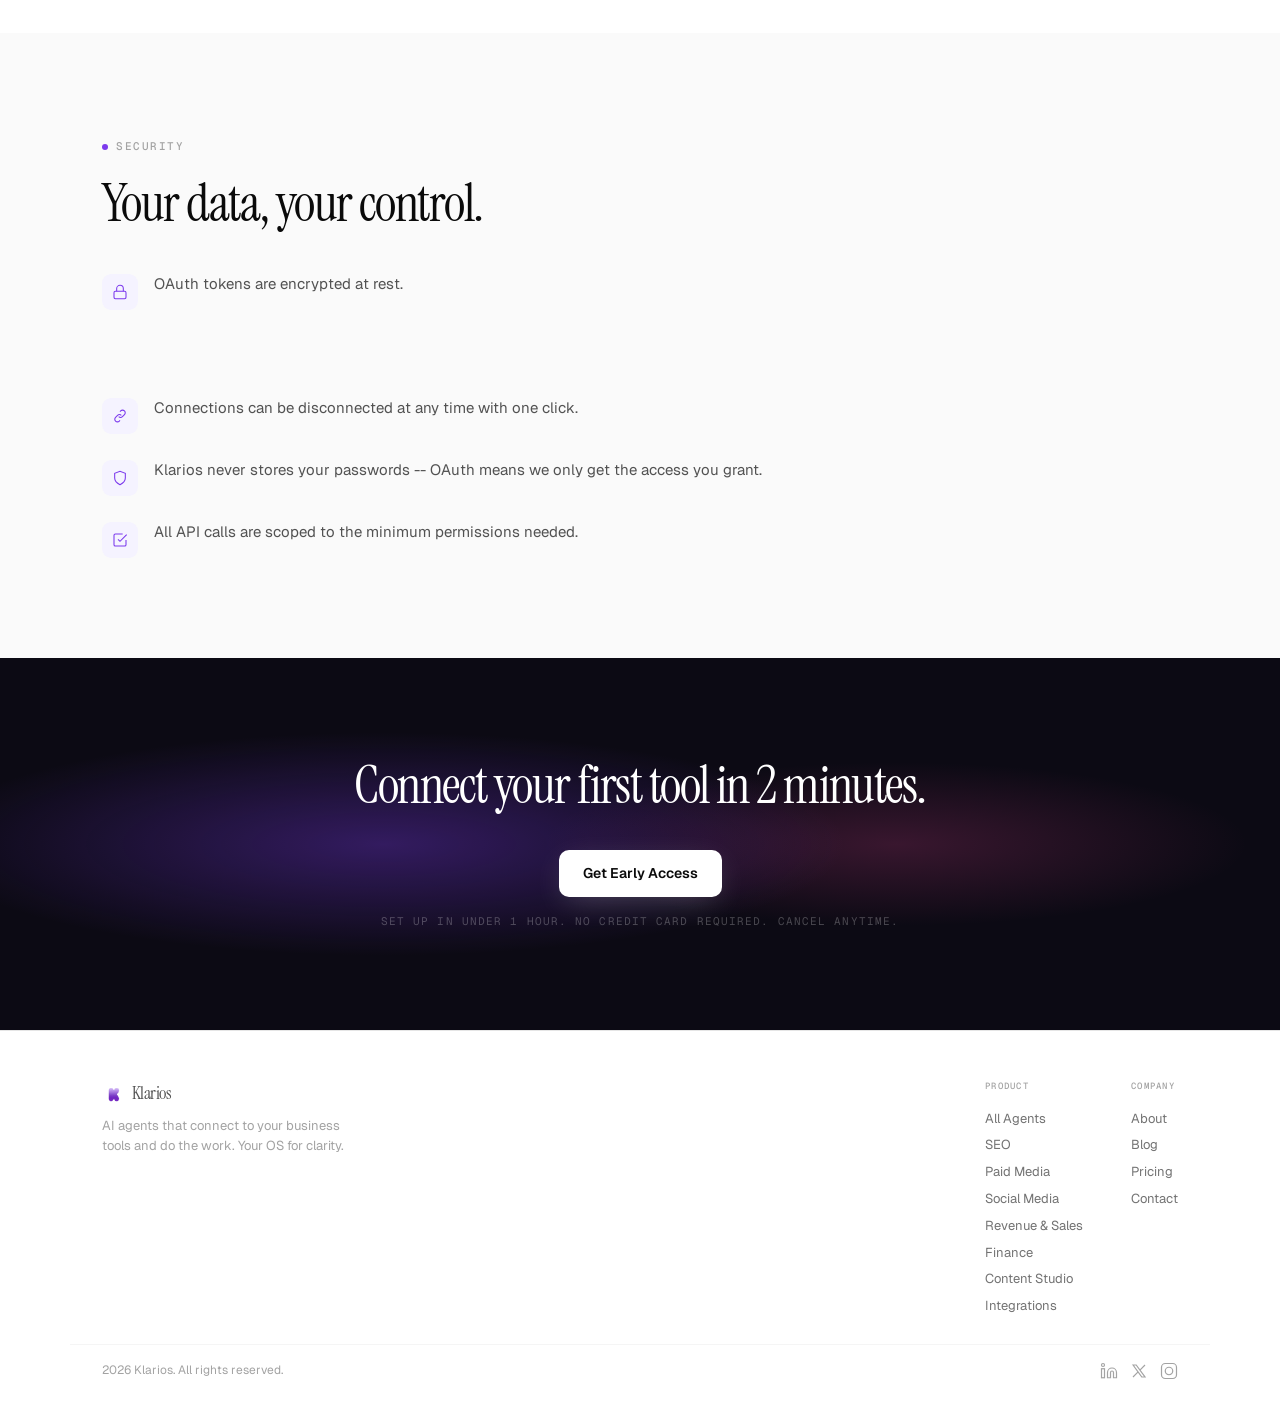
<file: product/integrations.html>
<!DOCTYPE html>
<html lang="en">
<head>
<meta charset="utf-8">
<link rel="icon" type="image/png" sizes="32x32" href="/favicon-32.png">
<link rel="icon" type="image/png" sizes="16x16" href="/favicon-16.png">
<link rel="apple-touch-icon" sizes="180x180" href="/apple-touch-icon.png">
<meta name="viewport" content="width=device-width, initial-scale=1.0">
<title>Integrations — Klarios</title>
<meta name="description" content="OAuth for every major platform. No API keys, no tokens, no developer docs. Click Connect, grant access, and your data flows in immediately.">
<link rel="preconnect" href="https://fonts.googleapis.com">
<link rel="preconnect" href="https://fonts.gstatic.com" crossorigin>
<link href="https://fonts.googleapis.com/css2?family=Instrument+Serif:ital@0;1&family=Geist:wght@300;400;500;600&family=Geist+Mono:wght@400;500&display=swap" rel="stylesheet">
<link rel="stylesheet" href="/styles.css">
<style>.nav-wrap { background:rgba(255,255,255,.88); backdrop-filter:saturate(180%) blur(20px); -webkit-backdrop-filter:saturate(180%) blur(20px); box-shadow:0 1px 0 rgba(0,0,0,.06); } .nav-wrap .nav-word { color:var(--ink) !important; } .nav-wrap .nav-link { color:var(--grey-600) !important; } .nav-wrap .nav-link:hover { background:var(--grey-100) !important; color:var(--ink) !important; }</style>
</head>
<body>

<!-- ====== NAV ====== -->
<header class="nav-wrap" id="navWrap">
<nav class="nav">
  <a href="/" class="nav-brand">
    <img src="/logo.png" alt="Klarios" class="nav-logo">
    <span class="nav-word">Klarios</span>
  </a>
  <div class="nav-center">
    <div class="nav-dropdown">
      <span class="nav-link">Product <svg viewBox="0 0 24 24" fill="none" stroke="currentColor" stroke-width="2"><path d="m6 9 6 6 6-6"/></svg></span>
      <div class="nav-mega wide">
        <div class="mega-cols">
          <div>
            <div class="mega-group-title">Agents</div>
            <a href="/product/agents" class="mega-item"><div class="mega-icon"><svg viewBox="0 0 24 24" fill="none" stroke="currentColor" stroke-width="1.6"><circle cx="12" cy="12" r="3"/><path d="M12 1v2M12 21v2M4.22 4.22l1.42 1.42M18.36 18.36l1.42 1.42M1 12h2M21 12h2M4.22 19.78l1.42-1.42M18.36 5.64l1.42-1.42"/></svg></div><div class="mega-text"><div class="mt-name">All Agents</div><div class="mt-desc">Overview of how your AI team works.</div></div></a>
            <a href="/product/seo" class="mega-item"><div class="mega-icon"><svg viewBox="0 0 24 24" fill="none" stroke="currentColor" stroke-width="1.6"><circle cx="11" cy="11" r="7"/><path d="m20 20-3.5-3.5"/></svg></div><div class="mega-text"><div class="mt-name">SEO</div><div class="mt-desc">Audit, write, publish. Directly to your site.</div></div></a>
            <a href="/product/paid-media" class="mega-item"><div class="mega-icon"><svg viewBox="0 0 24 24" fill="none" stroke="currentColor" stroke-width="1.6"><rect x="2" y="5" width="20" height="14" rx="2"/><path d="M2 10h20"/></svg></div><div class="mega-text"><div class="mt-name">Paid Media</div><div class="mt-desc">Create Meta campaigns from chat.</div></div></a>
            <a href="/product/social-media" class="mega-item"><div class="mega-icon"><svg viewBox="0 0 24 24" fill="none" stroke="currentColor" stroke-width="1.6"><path d="M21 11.5a8.38 8.38 0 0 1-.9 3.8 8.5 8.5 0 0 1-7.6 4.7 8.38 8.38 0 0 1-3.8-.9L3 21l1.9-5.7a8.38 8.38 0 0 1-.9-3.8 8.5 8.5 0 0 1 4.7-7.6 8.38 8.38 0 0 1 3.8-.9h.5a8.48 8.48 0 0 1 8 8v.5z"/></svg></div><div class="mega-text"><div class="mt-name">Social Media</div><div class="mt-desc">Calendar, captions, images, posting.</div></div></a>
          </div>
          <div>
            <div class="mega-group-title">Operations</div>
            <a href="/product/revenue-sales" class="mega-item"><div class="mega-icon"><svg viewBox="0 0 24 24" fill="none" stroke="currentColor" stroke-width="1.6"><path d="M16 21v-2a4 4 0 0 0-4-4H6a4 4 0 0 0-4 4v2"/><circle cx="9" cy="7" r="4"/><path d="M22 21v-2a4 4 0 0 0-3-3.87"/><path d="M16 3.13a4 4 0 0 1 0 7.75"/></svg></div><div class="mega-text"><div class="mt-name">Revenue & Sales</div><div class="mt-desc">CRM, pipeline, follow-ups, recovery.</div></div></a>
            <a href="/product/finance" class="mega-item"><div class="mega-icon"><svg viewBox="0 0 24 24" fill="none" stroke="currentColor" stroke-width="1.6"><path d="M12 2v20M17 5H9.5a3.5 3.5 0 0 0 0 7h5a3.5 3.5 0 0 1 0 7H6"/></svg></div><div class="mega-text"><div class="mt-name">Finance</div><div class="mt-desc">P&L, invoices, runway, expenses via Xero.</div></div></a>
            <a href="/product/content-studio" class="mega-item"><div class="mega-icon"><svg viewBox="0 0 24 24" fill="none" stroke="currentColor" stroke-width="1.6"><path d="M12 20h9"/><path d="M16.5 3.5a2.12 2.12 0 0 1 3 3L7 19l-4 1 1-4L16.5 3.5z"/></svg></div><div class="mega-text"><div class="mt-name">Content Studio</div><div class="mt-desc">AI image generation, 7 models, all formats.</div></div></a>
            <a href="/product/integrations" class="mega-item"><div class="mega-icon"><svg viewBox="0 0 24 24" fill="none" stroke="currentColor" stroke-width="1.6"><path d="M10 13a4 4 0 0 0 5.66 0l3-3a4 4 0 1 0-5.66-5.66l-1 1"/><path d="M14 11a4 4 0 0 0-5.66 0l-3 3a4 4 0 1 0 5.66 5.66l1-1"/></svg></div><div class="mega-text"><div class="mt-name">Integrations</div><div class="mt-desc">12 tools. One click each. OAuth.</div></div></a>
          </div>
        </div>
      </div>
    </div>
    <div class="nav-dropdown">
      <span class="nav-link">Resources <svg viewBox="0 0 24 24" fill="none" stroke="currentColor" stroke-width="2"><path d="m6 9 6 6 6-6"/></svg></span>
      <div class="nav-mega narrow">
        <a href="/resources/blog" class="mega-item"><div class="mega-icon"><svg viewBox="0 0 24 24" fill="none" stroke="currentColor" stroke-width="1.6"><path d="M14.5 2H6a2 2 0 0 0-2 2v16a2 2 0 0 0 2 2h12a2 2 0 0 0 2-2V7.5L14.5 2z"/><path d="M14 2v6h6"/></svg></div><div class="mega-text"><div class="mt-name">Blog</div><div class="mt-desc">Insights and product updates.</div></div></a>
        <a href="/resources/about" class="mega-item"><div class="mega-icon"><svg viewBox="0 0 24 24" fill="none" stroke="currentColor" stroke-width="1.6"><circle cx="12" cy="8" r="4"/><path d="M4 21c0-4 4-6 8-6s8 2 8 6"/></svg></div><div class="mega-text"><div class="mt-name">About</div><div class="mt-desc">The founder and the mission.</div></div></a>
      </div>
    </div>
    <a href="/pricing" class="nav-link">Pricing</a>
  </div>
  <div class="nav-right">
    <a href="/#early-access" class="nav-cta">Get Early Access</a>
    <button class="nav-hamburger" id="navHamburger" aria-label="Menu" aria-expanded="false">
      <svg viewBox="0 0 24 24" fill="none" stroke="currentColor" stroke-width="2"><path d="M4 6h16M4 12h16M4 18h16"/></svg>
    </button>
  </div>
</nav>
</header>

<!-- ====== PRODUCT HERO ====== -->
<section class="product-hero">
<div class="container text-center">
  <p class="eyebrow" data-r><span class="dot"></span>Integrations</p>
  <h1 data-r data-d="1">One click to connect. Your agents handle the rest.</h1>
  <p class="hero-sub" data-r data-d="2">OAuth for every major platform. No API keys, no tokens, no developer docs. Click Connect, grant access, and your data flows in immediately.</p>
  <div class="hero-ctas" data-r data-d="3">
    <a href="/#early-access" class="btn-primary">Get Early Access</a>
  </div>
</div>
</section>

<!-- ====== SETUP TIME ====== -->
<section style="background:var(--grey-50)">
<div class="container">
  <p class="eyebrow" data-r><span class="dot"></span>Setup</p>
  <div class="section-title" data-r data-d="1">Set up in under 1 hour. Average: 47 minutes.</div>
  <p class="section-sub" data-r data-d="2">Each integration takes 1-3 minutes to connect. Most are a single OAuth popup -- click Connect, grant access, done. The agents start pulling data within minutes.</p>
</div>
</section>

<!-- ====== INTEGRATION GRID — MARKETING ====== -->
<section>
<div class="container">
  <p class="eyebrow" data-r><span class="dot"></span>Marketing</p>
  <div class="section-title" data-r data-d="1">Get found. Get seen. Get clicks.</div>
  <div class="capability-list" style="margin-top:40px">
    <div class="capability" data-r data-d="1">
      <div class="cap-icon"><svg viewBox="0 0 24 24" fill="none" stroke="currentColor" stroke-width="1.6"><rect x="2" y="5" width="20" height="14" rx="2"/><path d="M2 10h20"/></svg></div>
      <div class="cap-text"><strong>Meta Ads</strong> -- campaign creation, budget management, performance data, creative upload. <span style="font-size:12px;color:var(--grey-400)">OAuth</span></div>
    </div>
    <div class="capability" data-r data-d="2">
      <div class="cap-icon"><svg viewBox="0 0 24 24" fill="none" stroke="currentColor" stroke-width="1.6"><path d="M22 12h-4l-3 9L9 3l-3 9H2"/></svg></div>
      <div class="cap-text"><strong>Meta Pixel</strong> -- conversion tracking for website and Calendly. <span style="font-size:12px;color:var(--grey-400)">OAuth</span></div>
    </div>
    <div class="capability" data-r data-d="3">
      <div class="cap-icon"><svg viewBox="0 0 24 24" fill="none" stroke="currentColor" stroke-width="1.6"><circle cx="11" cy="11" r="7"/><path d="m20 20-3.5-3.5"/></svg></div>
      <div class="cap-text"><strong>Google Search Console</strong> -- keyword rankings, page performance, impressions, clicks. <span style="font-size:12px;color:var(--grey-400)">OAuth</span></div>
    </div>
    <div class="capability" data-r data-d="4">
      <div class="cap-icon"><svg viewBox="0 0 24 24" fill="none" stroke="currentColor" stroke-width="1.6"><rect x="2" y="2" width="20" height="20" rx="5"/><circle cx="12" cy="12" r="5"/></svg></div>
      <div class="cap-text"><strong>Instagram</strong> -- posting, engagement, follower analytics. <span style="font-size:12px;color:var(--grey-400)">OAuth</span></div>
    </div>
    <div class="capability" data-r data-d="5">
      <div class="cap-icon"><svg viewBox="0 0 24 24" fill="none" stroke="currentColor" stroke-width="1.6"><path d="M16 8a6 6 0 0 1 6 6v7h-4v-7a2 2 0 0 0-4 0v7h-4v-7a6 6 0 0 1 6-6z"/><rect x="2" y="9" width="4" height="12"/><circle cx="4" cy="4" r="2"/></svg></div>
      <div class="cap-text"><strong>LinkedIn</strong> -- posting, connections, engagement. <span style="font-size:12px;color:var(--grey-400)">OAuth</span></div>
    </div>
  </div>
</div>
</section>

<!-- ====== INTEGRATION GRID — SALES & CRM ====== -->
<section style="background:var(--grey-50)">
<div class="container">
  <p class="eyebrow" data-r><span class="dot"></span>Sales & CRM</p>
  <div class="section-title" data-r data-d="1">Fill your pipeline. Close your deals.</div>
  <div class="capability-list" style="margin-top:40px">
    <div class="capability" data-r data-d="1">
      <div class="cap-icon"><svg viewBox="0 0 24 24" fill="none" stroke="currentColor" stroke-width="1.6"><path d="M4 4h16c1.1 0 2 .9 2 2v12c0 1.1-.9 2-2 2H4c-1.1 0-2-.9-2-2V6c0-1.1.9-2 2-2z"/><polyline points="22,6 12,13 2,6"/></svg></div>
      <div class="cap-text"><strong>Instantly</strong> -- cold email lead sync, campaign tracking, reply monitoring. <span style="font-size:12px;color:var(--grey-400)">API Key</span></div>
    </div>
    <div class="capability" data-r data-d="2">
      <div class="cap-icon"><svg viewBox="0 0 24 24" fill="none" stroke="currentColor" stroke-width="1.6"><rect x="3" y="4" width="18" height="18" rx="2"/><path d="M16 2v4M8 2v4M3 10h18"/></svg></div>
      <div class="cap-text"><strong>Calendly</strong> -- booking events, webhook for CRM, no-show detection. <span style="font-size:12px;color:var(--grey-400)">OAuth</span></div>
    </div>
    <div class="capability" data-r data-d="3">
      <div class="cap-icon"><svg viewBox="0 0 24 24" fill="none" stroke="currentColor" stroke-width="1.6"><path d="M4 4h16c1.1 0 2 .9 2 2v12c0 1.1-.9 2-2 2H4c-1.1 0-2-.9-2-2V6c0-1.1.9-2 2-2z"/><polyline points="22,6 12,13 2,6"/></svg></div>
      <div class="cap-text"><strong>Gmail</strong> -- send approved draft emails directly. <span style="font-size:12px;color:var(--grey-400)">Coming soon</span></div>
    </div>
  </div>
</div>
</section>

<!-- ====== INTEGRATION GRID — FINANCE & REVENUE ====== -->
<section>
<div class="container">
  <p class="eyebrow" data-r><span class="dot"></span>Finance & Revenue</p>
  <div class="section-title" data-r data-d="1">Know your numbers. Every day.</div>
  <div class="capability-list" style="margin-top:40px">
    <div class="capability" data-r data-d="1">
      <div class="cap-icon"><svg viewBox="0 0 24 24" fill="none" stroke="currentColor" stroke-width="1.6"><rect x="2" y="5" width="20" height="14" rx="2"/><path d="M2 10h20"/></svg></div>
      <div class="cap-text"><strong>Stripe</strong> -- charges, subscriptions, MRR, failed payments. <span style="font-size:12px;color:var(--grey-400)">OAuth</span></div>
    </div>
    <div class="capability" data-r data-d="2">
      <div class="cap-icon"><svg viewBox="0 0 24 24" fill="none" stroke="currentColor" stroke-width="1.6"><path d="M12 2v20M17 5H9.5a3.5 3.5 0 0 0 0 7h5a3.5 3.5 0 0 1 0 7H6"/></svg></div>
      <div class="cap-text"><strong>Xero</strong> -- P&L, bank balance, invoices, expenses, reconciliation. <span style="font-size:12px;color:var(--grey-400)">OAuth</span></div>
    </div>
  </div>
</div>
</section>

<!-- ====== INTEGRATION GRID — DEVELOPMENT ====== -->
<section style="background:var(--grey-50)">
<div class="container">
  <p class="eyebrow" data-r><span class="dot"></span>Development</p>
  <div class="section-title" data-r data-d="1">Publish directly to your website.</div>
  <div class="capability-list" style="margin-top:40px">
    <div class="capability" data-r data-d="1">
      <div class="cap-icon"><svg viewBox="0 0 24 24" fill="none" stroke="currentColor" stroke-width="1.6"><path d="M9 19c-5 1.5-5-2.5-7-3m14 6v-3.87a3.37 3.37 0 0 0-.94-2.61c3.14-.35 6.44-1.54 6.44-7A5.44 5.44 0 0 0 20 4.77 5.07 5.07 0 0 0 19.91 1S18.73.65 16 2.48a13.38 13.38 0 0 0-7 0C6.27.65 5.09 1 5.09 1A5.07 5.07 0 0 0 5 4.77a5.44 5.44 0 0 0-1.5 3.78c0 5.42 3.3 6.61 6.44 7A3.37 3.37 0 0 0 9 18.13V22"/></svg></div>
      <div class="cap-text"><strong>GitHub</strong> -- website repo access for SEO publishing and pixel installation. <span style="font-size:12px;color:var(--grey-400)">OAuth</span></div>
    </div>
  </div>
</div>
</section>

<!-- ====== INTEGRATION GRID — ANALYTICS ====== -->
<section>
<div class="container">
  <p class="eyebrow" data-r><span class="dot"></span>Analytics</p>
  <div class="section-title" data-r data-d="1">Understand your users.</div>
  <div class="capability-list" style="margin-top:40px">
    <div class="capability" data-r data-d="1">
      <div class="cap-icon"><svg viewBox="0 0 24 24" fill="none" stroke="currentColor" stroke-width="1.6"><path d="M3 3v18h18"/><path d="M7 16l4-5 3 3 5-7"/></svg></div>
      <div class="cap-text"><strong>Mixpanel</strong> -- product analytics and user behaviour. <span style="font-size:12px;color:var(--grey-400)">API Key</span></div>
    </div>
  </div>
</div>
</section>

<!-- ====== SECURITY ====== -->
<section style="background:var(--grey-50)">
<div class="container">
  <p class="eyebrow" data-r><span class="dot"></span>Security</p>
  <div class="section-title" data-r data-d="1">Your data, your control.</div>
  <div class="capability-list" style="margin-top:40px">
    <div class="capability" data-r data-d="1">
      <div class="cap-icon"><svg viewBox="0 0 24 24" fill="none" stroke="currentColor" stroke-width="1.6"><rect x="3" y="11" width="18" height="11" rx="2"/><path d="M7 11V7a5 5 0 0 1 10 0v4"/></svg></div>
      <div class="cap-text">OAuth tokens are encrypted at rest.</div>
    </div>
    <div class="capability" data-r data-d="2">
      <div class="cap-icon"><svg viewBox="0 0 24 24" fill="none" stroke="currentColor" stroke-width="1.6"><path d="M17 21v-2a4 4 0 0 0-4-4H5a4 4 0 0 0-4 4v2"/><circle cx="9" cy="7" r="4"/><path d="M23 21v-2a4 4 0 0 0-3-3.87"/><path d="M16 3.13a4 4 0 0 1 0 7.75"/></svg></div>
      <div class="cap-text">Each customer workspace is fully isolated -- your data is never visible to other customers.</div>
    </div>
    <div class="capability" data-r data-d="3">
      <div class="cap-icon"><svg viewBox="0 0 24 24" fill="none" stroke="currentColor" stroke-width="1.6"><path d="M10 13a4 4 0 0 0 5.66 0l3-3a4 4 0 1 0-5.66-5.66l-1 1"/><path d="M14 11a4 4 0 0 0-5.66 0l-3 3a4 4 0 1 0 5.66 5.66l1-1"/></svg></div>
      <div class="cap-text">Connections can be disconnected at any time with one click.</div>
    </div>
    <div class="capability" data-r data-d="4">
      <div class="cap-icon"><svg viewBox="0 0 24 24" fill="none" stroke="currentColor" stroke-width="1.6"><path d="M12 22s8-4 8-10V5l-8-3-8 3v7c0 6 8 10 8 10z"/></svg></div>
      <div class="cap-text">Klarios never stores your passwords -- OAuth means we only get the access you grant.</div>
    </div>
    <div class="capability" data-r data-d="5">
      <div class="cap-icon"><svg viewBox="0 0 24 24" fill="none" stroke="currentColor" stroke-width="1.6"><polyline points="9 11 12 14 22 4"/><path d="M21 12v7a2 2 0 0 1-2 2H5a2 2 0 0 1-2-2V5a2 2 0 0 1 2-2h11"/></svg></div>
      <div class="cap-text">All API calls are scoped to the minimum permissions needed.</div>
    </div>
  </div>
</div>
</section>

<!-- ====== CTA ====== -->
<section class="cta-section">
<div class="container text-center">
  <div class="section-title" data-r>Connect your first tool in 2 minutes.</div>
  <a href="/#early-access" class="btn-white" data-r data-d="1">Get Early Access</a>
  <p class="cta-sub-text" data-r data-d="2">Set up in under 1 hour. No credit card required. Cancel anytime.</p>
</div>
</section>

<!-- ====== FOOTER ====== -->
<footer>
<div class="footer-inner">
  <div><div class="footer-brand"><img src="/logo.png" alt="Klarios" class="nav-logo" style="width:22px;height:22px"><span class="footer-word">Klarios</span></div><p class="footer-desc">AI agents that connect to your business tools and do the work. Your OS for clarity.</p></div>
  <div class="footer-col"><h4>Product</h4><a href="/product/agents">All Agents</a><a href="/product/seo">SEO</a><a href="/product/paid-media">Paid Media</a><a href="/product/social-media">Social Media</a><a href="/product/revenue-sales">Revenue & Sales</a><a href="/product/finance">Finance</a><a href="/product/content-studio">Content Studio</a><a href="/product/integrations">Integrations</a></div>
  <div class="footer-col"><h4>Company</h4><a href="/resources/about">About</a><a href="/resources/blog">Blog</a><a href="/pricing">Pricing</a><a href="mailto:hello@klarios.io">Contact</a></div>
</div>
<div class="footer-bottom">
  <span>2026 Klarios. All rights reserved.</span>
  <div class="footer-social">
    <a href="#" aria-label="LinkedIn"><svg viewBox="0 0 24 24" fill="none" stroke="currentColor" stroke-width="1.6"><path d="M16 8a6 6 0 0 1 6 6v7h-4v-7a2 2 0 0 0-4 0v7h-4v-7a6 6 0 0 1 6-6z"/><rect x="2" y="9" width="4" height="12"/><circle cx="4" cy="4" r="2"/></svg></a>
    <a href="#" aria-label="X"><svg viewBox="0 0 24 24" fill="none" stroke="currentColor" stroke-width="1.6"><path d="M4 4l11.733 16H20L8.267 4z"/><path d="M4 20l6.768-6.768M20 4l-6.768 6.768"/></svg></a>
    <a href="#" aria-label="Instagram"><svg viewBox="0 0 24 24" fill="none" stroke="currentColor" stroke-width="1.6"><rect x="2" y="2" width="20" height="20" rx="5"/><circle cx="12" cy="12" r="5"/></svg></a>
  </div>
</div>
</footer>

<script src="/script.js"></script>
</body>
</html>
</file>
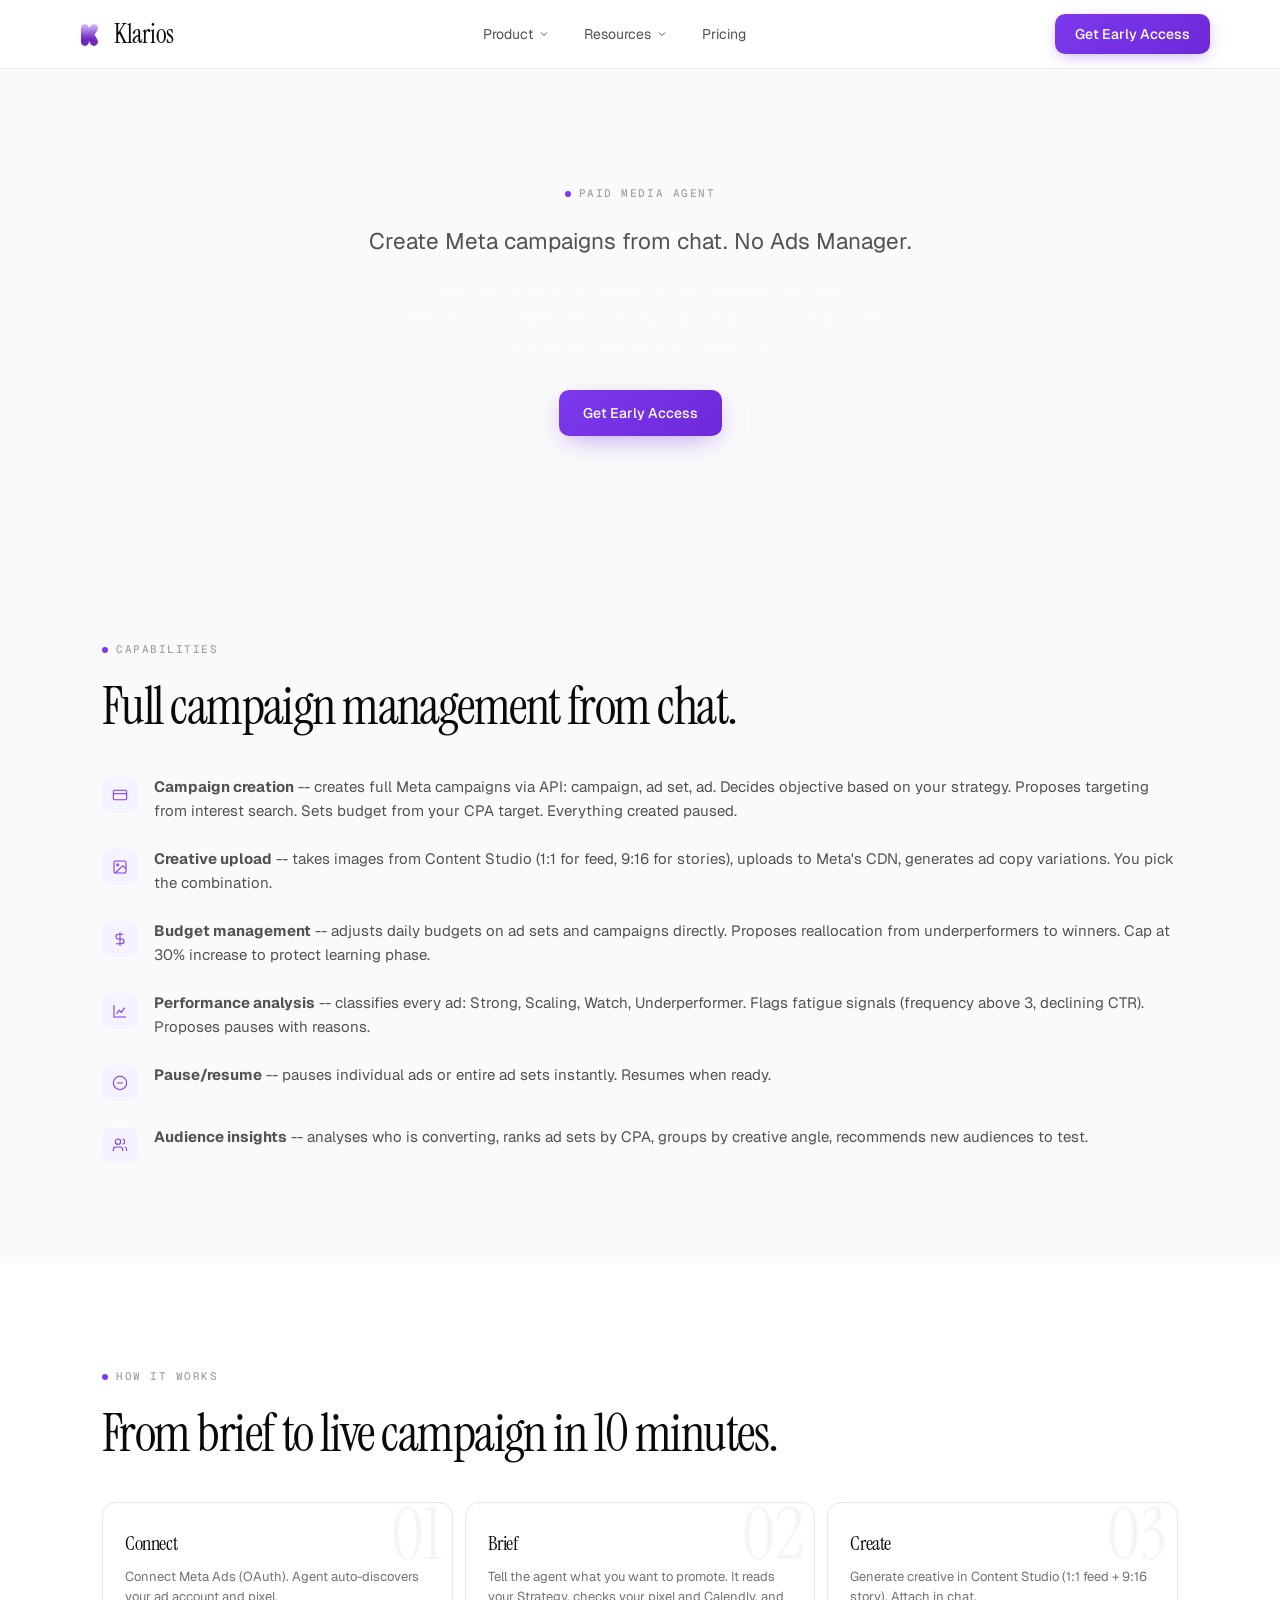
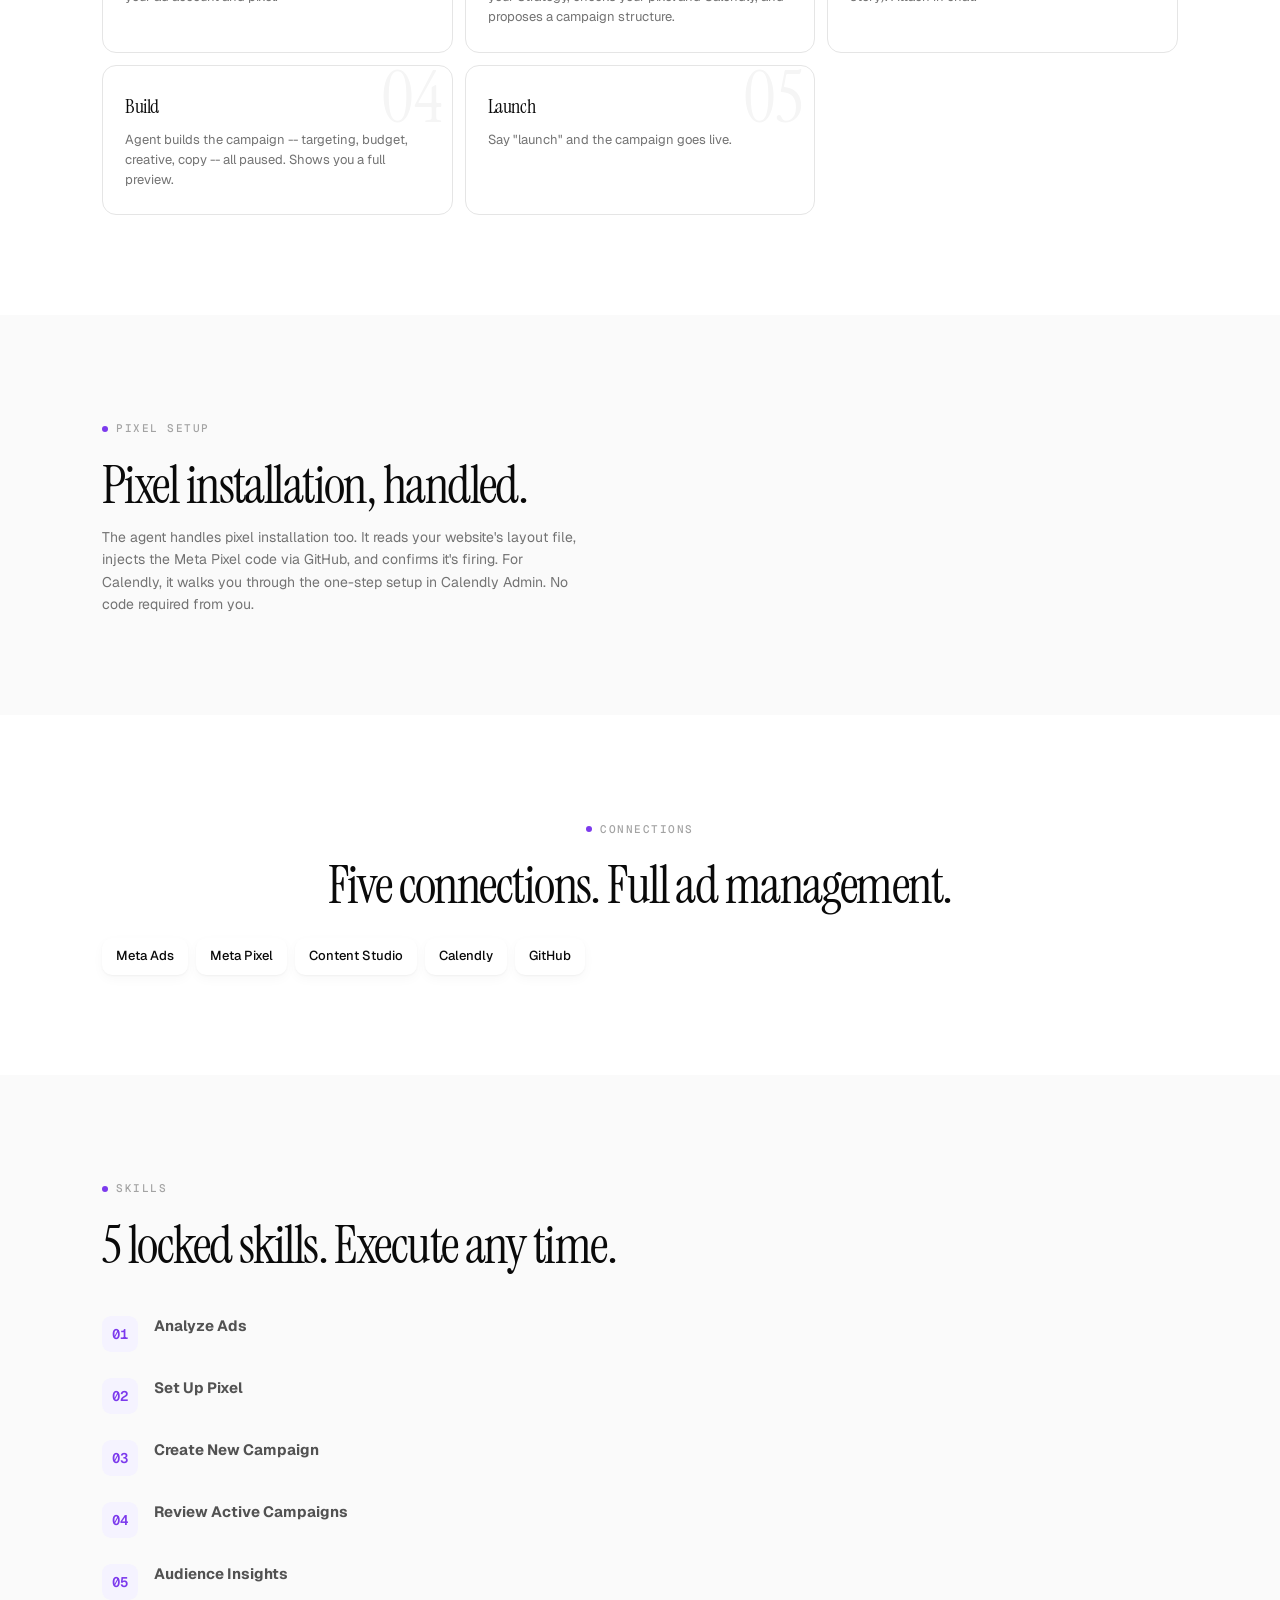
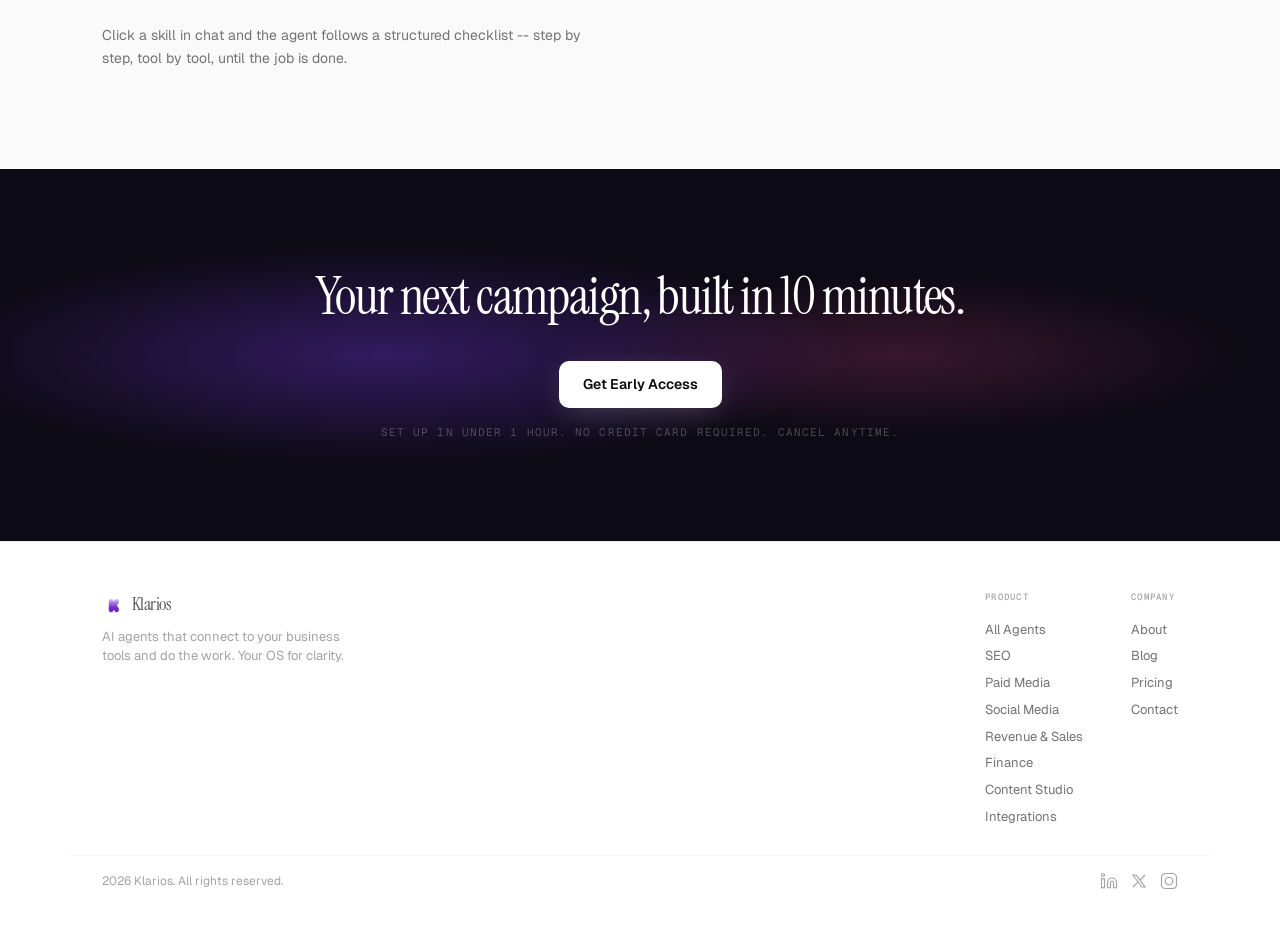
<file: product/paid-media.html>
<!DOCTYPE html>
<html lang="en">
<head>
<meta charset="utf-8">
<link rel="icon" type="image/png" sizes="32x32" href="/favicon-32.png">
<link rel="icon" type="image/png" sizes="16x16" href="/favicon-16.png">
<link rel="apple-touch-icon" sizes="180x180" href="/apple-touch-icon.png">
<meta name="viewport" content="width=device-width, initial-scale=1.0">
<title>Paid Media Agent — Klarios</title>
<meta name="description" content="Create Meta campaigns from chat. No Ads Manager. Tells you what to run, creates the campaign, and launches on your approval.">
<link rel="preconnect" href="https://fonts.googleapis.com">
<link rel="preconnect" href="https://fonts.gstatic.com" crossorigin>
<link href="https://fonts.googleapis.com/css2?family=Instrument+Serif:ital@0;1&family=Geist:wght@300;400;500;600&family=Geist+Mono:wght@400;500&display=swap" rel="stylesheet">
<link rel="stylesheet" href="/styles.css">
<style>.nav-wrap { background:rgba(255,255,255,.88); backdrop-filter:saturate(180%) blur(20px); -webkit-backdrop-filter:saturate(180%) blur(20px); box-shadow:0 1px 0 rgba(0,0,0,.06); } .nav-wrap .nav-word { color:var(--ink) !important; } .nav-wrap .nav-link { color:var(--grey-600) !important; } .nav-wrap .nav-link:hover { background:var(--grey-100) !important; color:var(--ink) !important; }</style>
</head>
<body>

<!-- ====== NAV ====== -->
<header class="nav-wrap" id="navWrap">
<nav class="nav">
  <a href="/" class="nav-brand">
    <img src="/logo.png" alt="Klarios" class="nav-logo">
    <span class="nav-word">Klarios</span>
  </a>
  <div class="nav-center">
    <div class="nav-dropdown">
      <span class="nav-link">Product <svg viewBox="0 0 24 24" fill="none" stroke="currentColor" stroke-width="2"><path d="m6 9 6 6 6-6"/></svg></span>
      <div class="nav-mega wide">
        <div class="mega-cols">
          <div>
            <div class="mega-group-title">Agents</div>
            <a href="/product/agents" class="mega-item"><div class="mega-icon"><svg viewBox="0 0 24 24" fill="none" stroke="currentColor" stroke-width="1.6"><circle cx="12" cy="12" r="3"/><path d="M12 1v2M12 21v2M4.22 4.22l1.42 1.42M18.36 18.36l1.42 1.42M1 12h2M21 12h2M4.22 19.78l1.42-1.42M18.36 5.64l1.42-1.42"/></svg></div><div class="mega-text"><div class="mt-name">All Agents</div><div class="mt-desc">Overview of how your AI team works.</div></div></a>
            <a href="/product/seo" class="mega-item"><div class="mega-icon"><svg viewBox="0 0 24 24" fill="none" stroke="currentColor" stroke-width="1.6"><circle cx="11" cy="11" r="7"/><path d="m20 20-3.5-3.5"/></svg></div><div class="mega-text"><div class="mt-name">SEO</div><div class="mt-desc">Audit, write, publish. Directly to your site.</div></div></a>
            <a href="/product/paid-media" class="mega-item"><div class="mega-icon"><svg viewBox="0 0 24 24" fill="none" stroke="currentColor" stroke-width="1.6"><rect x="2" y="5" width="20" height="14" rx="2"/><path d="M2 10h20"/></svg></div><div class="mega-text"><div class="mt-name">Paid Media</div><div class="mt-desc">Create Meta campaigns from chat.</div></div></a>
            <a href="/product/social-media" class="mega-item"><div class="mega-icon"><svg viewBox="0 0 24 24" fill="none" stroke="currentColor" stroke-width="1.6"><path d="M21 11.5a8.38 8.38 0 0 1-.9 3.8 8.5 8.5 0 0 1-7.6 4.7 8.38 8.38 0 0 1-3.8-.9L3 21l1.9-5.7a8.38 8.38 0 0 1-.9-3.8 8.5 8.5 0 0 1 4.7-7.6 8.38 8.38 0 0 1 3.8-.9h.5a8.48 8.48 0 0 1 8 8v.5z"/></svg></div><div class="mega-text"><div class="mt-name">Social Media</div><div class="mt-desc">Calendar, captions, images, posting.</div></div></a>
          </div>
          <div>
            <div class="mega-group-title">Operations</div>
            <a href="/product/revenue-sales" class="mega-item"><div class="mega-icon"><svg viewBox="0 0 24 24" fill="none" stroke="currentColor" stroke-width="1.6"><path d="M16 21v-2a4 4 0 0 0-4-4H6a4 4 0 0 0-4 4v2"/><circle cx="9" cy="7" r="4"/><path d="M22 21v-2a4 4 0 0 0-3-3.87"/><path d="M16 3.13a4 4 0 0 1 0 7.75"/></svg></div><div class="mega-text"><div class="mt-name">Revenue & Sales</div><div class="mt-desc">CRM, pipeline, follow-ups, recovery.</div></div></a>
            <a href="/product/finance" class="mega-item"><div class="mega-icon"><svg viewBox="0 0 24 24" fill="none" stroke="currentColor" stroke-width="1.6"><path d="M12 2v20M17 5H9.5a3.5 3.5 0 0 0 0 7h5a3.5 3.5 0 0 1 0 7H6"/></svg></div><div class="mega-text"><div class="mt-name">Finance</div><div class="mt-desc">P&L, invoices, runway, expenses via Xero.</div></div></a>
            <a href="/product/content-studio" class="mega-item"><div class="mega-icon"><svg viewBox="0 0 24 24" fill="none" stroke="currentColor" stroke-width="1.6"><path d="M12 20h9"/><path d="M16.5 3.5a2.12 2.12 0 0 1 3 3L7 19l-4 1 1-4L16.5 3.5z"/></svg></div><div class="mega-text"><div class="mt-name">Content Studio</div><div class="mt-desc">AI image generation, 7 models, all formats.</div></div></a>
            <a href="/product/integrations" class="mega-item"><div class="mega-icon"><svg viewBox="0 0 24 24" fill="none" stroke="currentColor" stroke-width="1.6"><path d="M10 13a4 4 0 0 0 5.66 0l3-3a4 4 0 1 0-5.66-5.66l-1 1"/><path d="M14 11a4 4 0 0 0-5.66 0l-3 3a4 4 0 1 0 5.66 5.66l1-1"/></svg></div><div class="mega-text"><div class="mt-name">Integrations</div><div class="mt-desc">12 tools. One click each. OAuth.</div></div></a>
          </div>
        </div>
      </div>
    </div>
    <div class="nav-dropdown">
      <span class="nav-link">Resources <svg viewBox="0 0 24 24" fill="none" stroke="currentColor" stroke-width="2"><path d="m6 9 6 6 6-6"/></svg></span>
      <div class="nav-mega narrow">
        <a href="/resources/blog" class="mega-item"><div class="mega-icon"><svg viewBox="0 0 24 24" fill="none" stroke="currentColor" stroke-width="1.6"><path d="M14.5 2H6a2 2 0 0 0-2 2v16a2 2 0 0 0 2 2h12a2 2 0 0 0 2-2V7.5L14.5 2z"/><path d="M14 2v6h6"/></svg></div><div class="mega-text"><div class="mt-name">Blog</div><div class="mt-desc">Insights and product updates.</div></div></a>
        <a href="/resources/about" class="mega-item"><div class="mega-icon"><svg viewBox="0 0 24 24" fill="none" stroke="currentColor" stroke-width="1.6"><circle cx="12" cy="8" r="4"/><path d="M4 21c0-4 4-6 8-6s8 2 8 6"/></svg></div><div class="mega-text"><div class="mt-name">About</div><div class="mt-desc">The founder and the mission.</div></div></a>
      </div>
    </div>
    <a href="/pricing" class="nav-link">Pricing</a>
  </div>
  <div class="nav-right">
    <a href="/#early-access" class="nav-cta">Get Early Access</a>
    <button class="nav-hamburger" id="navHamburger" aria-label="Menu" aria-expanded="false">
      <svg viewBox="0 0 24 24" fill="none" stroke="currentColor" stroke-width="2"><path d="M4 6h16M4 12h16M4 18h16"/></svg>
    </button>
  </div>
</nav>
</header>

<!-- ====== PRODUCT HERO ====== -->
<section class="product-hero">
<div class="container text-center">
  <p class="eyebrow" data-r><span class="dot"></span>Paid Media Agent</p>
  <h1 data-r data-d="1">Create Meta campaigns from chat. No Ads Manager.</h1>
  <p class="hero-sub" data-r data-d="2">Tells you what to run based on your strategy and past performance. Creates the campaign, ad set, and ad -- all paused. You review, say launch, it goes live.</p>
  <div class="hero-ctas" data-r data-d="3">
    <a href="/#early-access" class="btn-primary">Get Early Access</a>
  </div>
</div>
</section>

<!-- ====== CAPABILITIES ====== -->
<section style="background:var(--grey-50)">
<div class="container">
  <p class="eyebrow" data-r><span class="dot"></span>Capabilities</p>
  <div class="section-title" data-r data-d="1">Full campaign management from chat.</div>
  <div class="capability-list" style="margin-top:40px">
    <div class="capability" data-r data-d="1">
      <div class="cap-icon"><svg viewBox="0 0 24 24" fill="none" stroke="currentColor" stroke-width="1.6"><rect x="2" y="5" width="20" height="14" rx="2"/><path d="M2 10h20"/></svg></div>
      <div class="cap-text"><strong>Campaign creation</strong> -- creates full Meta campaigns via API: campaign, ad set, ad. Decides objective based on your strategy. Proposes targeting from interest search. Sets budget from your CPA target. Everything created paused.</div>
    </div>
    <div class="capability" data-r data-d="2">
      <div class="cap-icon"><svg viewBox="0 0 24 24" fill="none" stroke="currentColor" stroke-width="1.6"><rect x="3" y="3" width="18" height="18" rx="2"/><circle cx="8.5" cy="8.5" r="1.5"/><path d="m21 15-5-5L5 21"/></svg></div>
      <div class="cap-text"><strong>Creative upload</strong> -- takes images from Content Studio (1:1 for feed, 9:16 for stories), uploads to Meta's CDN, generates ad copy variations. You pick the combination.</div>
    </div>
    <div class="capability" data-r data-d="3">
      <div class="cap-icon"><svg viewBox="0 0 24 24" fill="none" stroke="currentColor" stroke-width="1.6"><path d="M12 2v20M17 5H9.5a3.5 3.5 0 0 0 0 7h5a3.5 3.5 0 0 1 0 7H6"/></svg></div>
      <div class="cap-text"><strong>Budget management</strong> -- adjusts daily budgets on ad sets and campaigns directly. Proposes reallocation from underperformers to winners. Cap at 30% increase to protect learning phase.</div>
    </div>
    <div class="capability" data-r data-d="4">
      <div class="cap-icon"><svg viewBox="0 0 24 24" fill="none" stroke="currentColor" stroke-width="1.6"><path d="M3 3v18h18"/><path d="M7 16l4-5 3 3 5-7"/></svg></div>
      <div class="cap-text"><strong>Performance analysis</strong> -- classifies every ad: Strong, Scaling, Watch, Underperformer. Flags fatigue signals (frequency above 3, declining CTR). Proposes pauses with reasons.</div>
    </div>
    <div class="capability" data-r data-d="5">
      <div class="cap-icon"><svg viewBox="0 0 24 24" fill="none" stroke="currentColor" stroke-width="1.6"><circle cx="12" cy="12" r="10"/><path d="M8 12h8"/></svg></div>
      <div class="cap-text"><strong>Pause/resume</strong> -- pauses individual ads or entire ad sets instantly. Resumes when ready.</div>
    </div>
    <div class="capability" data-r data-d="6">
      <div class="cap-icon"><svg viewBox="0 0 24 24" fill="none" stroke="currentColor" stroke-width="1.6"><path d="M16 21v-2a4 4 0 0 0-4-4H6a4 4 0 0 0-4 4v2"/><circle cx="9" cy="7" r="4"/><path d="M22 21v-2a4 4 0 0 0-3-3.87"/><path d="M16 3.13a4 4 0 0 1 0 7.75"/></svg></div>
      <div class="cap-text"><strong>Audience insights</strong> -- analyses who is converting, ranks ad sets by CPA, groups by creative angle, recommends new audiences to test.</div>
    </div>
  </div>
</div>
</section>

<!-- ====== HOW IT WORKS ====== -->
<section>
<div class="container">
  <p class="eyebrow" data-r><span class="dot"></span>How it works</p>
  <div class="section-title" data-r data-d="1">From brief to live campaign in 10 minutes.</div>
  <div class="steps">
    <div class="step-card" data-r data-d="1"><h3>Connect</h3><p>Connect Meta Ads (OAuth). Agent auto-discovers your ad account and pixel.</p></div>
    <div class="step-card" data-r data-d="2"><h3>Brief</h3><p>Tell the agent what you want to promote. It reads your Strategy, checks your pixel and Calendly, and proposes a campaign structure.</p></div>
    <div class="step-card" data-r data-d="3"><h3>Create</h3><p>Generate creative in Content Studio (1:1 feed + 9:16 story). Attach in chat.</p></div>
    <div class="step-card" data-r data-d="4"><h3>Build</h3><p>Agent builds the campaign -- targeting, budget, creative, copy -- all paused. Shows you a full preview.</p></div>
    <div class="step-card" data-r data-d="5"><h3>Launch</h3><p>Say "launch" and the campaign goes live.</p></div>
  </div>
</div>
</section>

<!-- ====== PIXEL SETUP ====== -->
<section style="background:var(--grey-50)">
<div class="container">
  <p class="eyebrow" data-r><span class="dot"></span>Pixel setup</p>
  <div class="section-title" data-r data-d="1">Pixel installation, handled.</div>
  <p class="section-sub" data-r data-d="2">The agent handles pixel installation too. It reads your website's layout file, injects the Meta Pixel code via GitHub, and confirms it's firing. For Calendly, it walks you through the one-step setup in Calendly Admin. No code required from you.</p>
</div>
</section>

<!-- ====== CONNECTIONS ====== -->
<section>
<div class="container text-center">
  <p class="eyebrow" data-r><span class="dot"></span>Connections</p>
  <div class="section-title" data-r data-d="1">Five connections. Full ad management.</div>
  <div class="connection-badges" data-r data-d="2">
    <span class="conn-badge">Meta Ads</span>
    <span class="conn-badge">Meta Pixel</span>
    <span class="conn-badge">Content Studio</span>
    <span class="conn-badge">Calendly</span>
    <span class="conn-badge">GitHub</span>
  </div>
</div>
</section>

<!-- ====== SKILLS ====== -->
<section style="background:var(--grey-50)">
<div class="container">
  <p class="eyebrow" data-r><span class="dot"></span>Skills</p>
  <div class="section-title" data-r data-d="1">5 locked skills. Execute any time.</div>
  <div class="capability-list" style="margin-top:40px">
    <div class="capability" data-r data-d="1">
      <div class="cap-icon"><span style="font-family:var(--mono);font-weight:600;font-size:14px;color:var(--violet)">01</span></div>
      <div class="cap-text"><strong>Analyze Ads</strong></div>
    </div>
    <div class="capability" data-r data-d="2">
      <div class="cap-icon"><span style="font-family:var(--mono);font-weight:600;font-size:14px;color:var(--violet)">02</span></div>
      <div class="cap-text"><strong>Set Up Pixel</strong></div>
    </div>
    <div class="capability" data-r data-d="3">
      <div class="cap-icon"><span style="font-family:var(--mono);font-weight:600;font-size:14px;color:var(--violet)">03</span></div>
      <div class="cap-text"><strong>Create New Campaign</strong></div>
    </div>
    <div class="capability" data-r data-d="4">
      <div class="cap-icon"><span style="font-family:var(--mono);font-weight:600;font-size:14px;color:var(--violet)">04</span></div>
      <div class="cap-text"><strong>Review Active Campaigns</strong></div>
    </div>
    <div class="capability" data-r data-d="5">
      <div class="cap-icon"><span style="font-family:var(--mono);font-weight:600;font-size:14px;color:var(--violet)">05</span></div>
      <div class="cap-text"><strong>Audience Insights</strong></div>
    </div>
  </div>
  <p class="section-sub" style="margin-top:24px" data-r data-d="6">Click a skill in chat and the agent follows a structured checklist -- step by step, tool by tool, until the job is done.</p>
</div>
</section>

<!-- ====== CTA ====== -->
<section class="cta-section">
<div class="container text-center">
  <div class="section-title" data-r>Your next campaign, built in 10 minutes.</div>
  <a href="/#early-access" class="btn-white" data-r data-d="1">Get Early Access</a>
  <p class="cta-sub-text" data-r data-d="2">Set up in under 1 hour. No credit card required. Cancel anytime.</p>
</div>
</section>

<!-- ====== FOOTER ====== -->
<footer>
<div class="footer-inner">
  <div><div class="footer-brand"><img src="/logo.png" alt="Klarios" class="nav-logo" style="width:22px;height:22px"><span class="footer-word">Klarios</span></div><p class="footer-desc">AI agents that connect to your business tools and do the work. Your OS for clarity.</p></div>
  <div class="footer-col"><h4>Product</h4><a href="/product/agents">All Agents</a><a href="/product/seo">SEO</a><a href="/product/paid-media">Paid Media</a><a href="/product/social-media">Social Media</a><a href="/product/revenue-sales">Revenue & Sales</a><a href="/product/finance">Finance</a><a href="/product/content-studio">Content Studio</a><a href="/product/integrations">Integrations</a></div>
  <div class="footer-col"><h4>Company</h4><a href="/resources/about">About</a><a href="/resources/blog">Blog</a><a href="/pricing">Pricing</a><a href="mailto:hello@klarios.io">Contact</a></div>
</div>
<div class="footer-bottom">
  <span>2026 Klarios. All rights reserved.</span>
  <div class="footer-social">
    <a href="#" aria-label="LinkedIn"><svg viewBox="0 0 24 24" fill="none" stroke="currentColor" stroke-width="1.6"><path d="M16 8a6 6 0 0 1 6 6v7h-4v-7a2 2 0 0 0-4 0v7h-4v-7a6 6 0 0 1 6-6z"/><rect x="2" y="9" width="4" height="12"/><circle cx="4" cy="4" r="2"/></svg></a>
    <a href="#" aria-label="X"><svg viewBox="0 0 24 24" fill="none" stroke="currentColor" stroke-width="1.6"><path d="M4 4l11.733 16H20L8.267 4z"/><path d="M4 20l6.768-6.768M20 4l-6.768 6.768"/></svg></a>
    <a href="#" aria-label="Instagram"><svg viewBox="0 0 24 24" fill="none" stroke="currentColor" stroke-width="1.6"><rect x="2" y="2" width="20" height="20" rx="5"/><circle cx="12" cy="12" r="5"/></svg></a>
  </div>
</div>
</footer>

<script src="/script.js"></script>
</body>
</html>
</file>
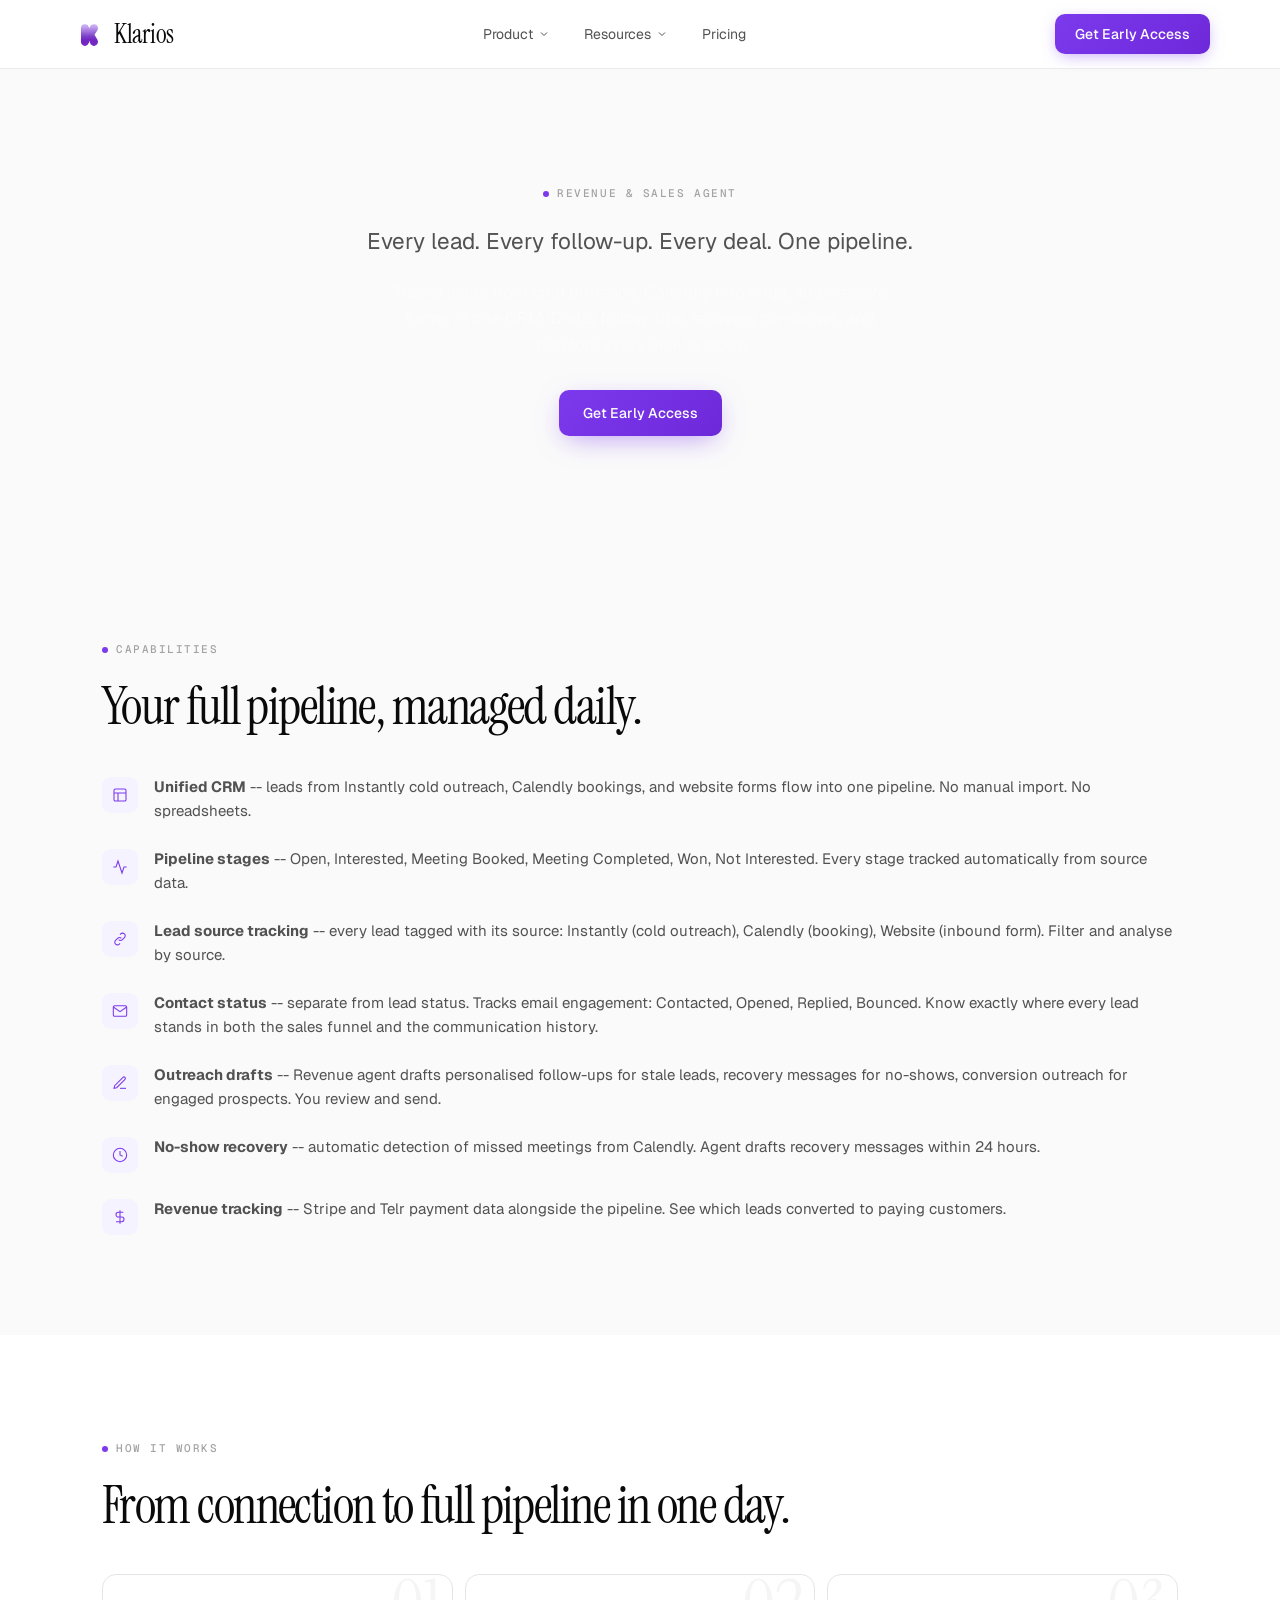
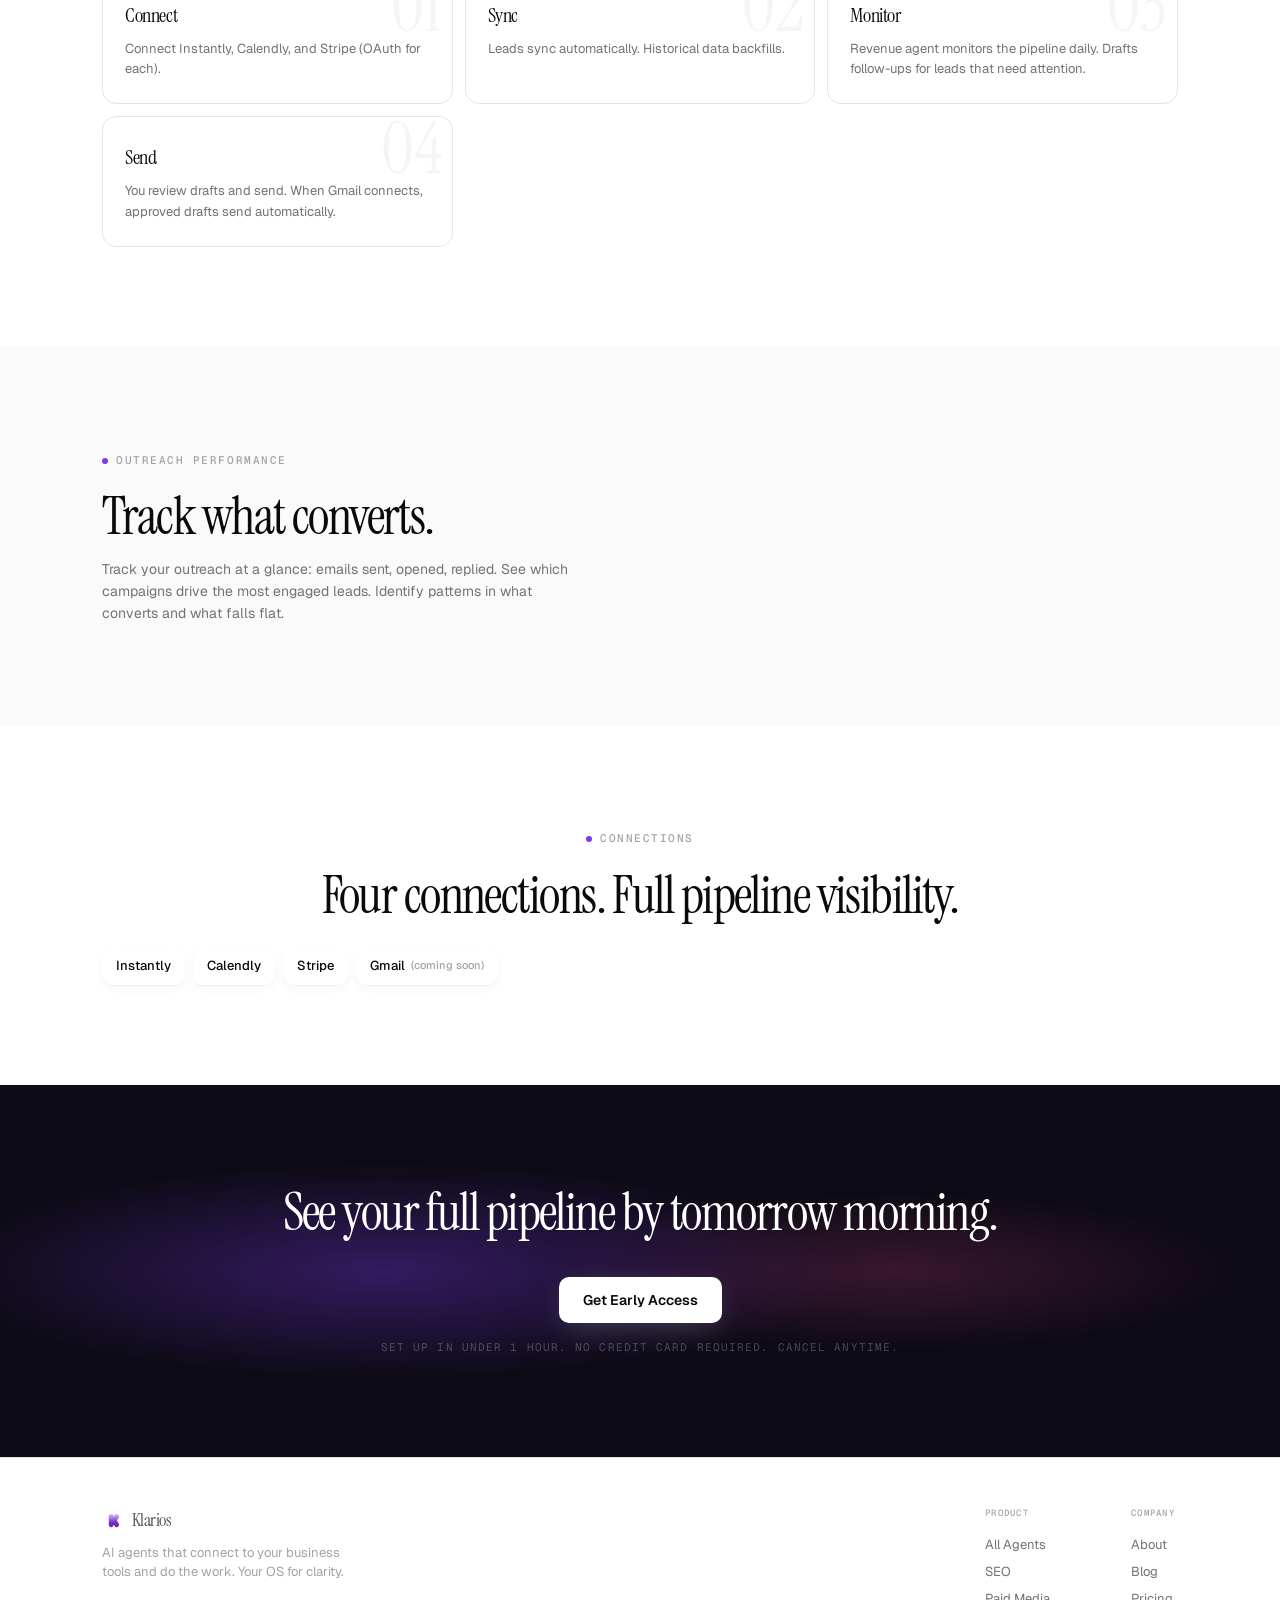
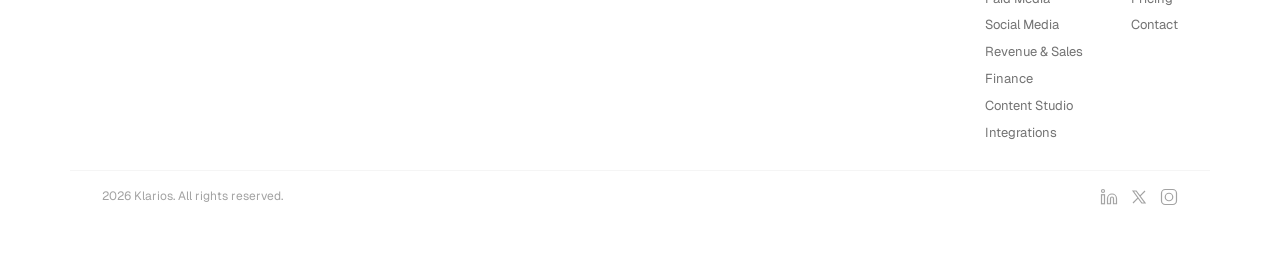
<file: product/revenue-sales.html>
<!DOCTYPE html>
<html lang="en">
<head>
<meta charset="utf-8">
<link rel="icon" type="image/png" sizes="32x32" href="/favicon-32.png">
<link rel="icon" type="image/png" sizes="16x16" href="/favicon-16.png">
<link rel="apple-touch-icon" sizes="180x180" href="/apple-touch-icon.png">
<meta name="viewport" content="width=device-width, initial-scale=1.0">
<title>Revenue & Sales Agent — Klarios</title>
<meta name="description" content="Tracks leads from cold outreach, Calendly bookings, and website forms in one CRM. Drafts follow-ups, recovers no-shows, and monitors every deal to close.">
<link rel="preconnect" href="https://fonts.googleapis.com">
<link rel="preconnect" href="https://fonts.gstatic.com" crossorigin>
<link href="https://fonts.googleapis.com/css2?family=Instrument+Serif:ital@0;1&family=Geist:wght@300;400;500;600&family=Geist+Mono:wght@400;500&display=swap" rel="stylesheet">
<link rel="stylesheet" href="/styles.css">
<style>.nav-wrap { background:rgba(255,255,255,.88); backdrop-filter:saturate(180%) blur(20px); -webkit-backdrop-filter:saturate(180%) blur(20px); box-shadow:0 1px 0 rgba(0,0,0,.06); } .nav-wrap .nav-word { color:var(--ink) !important; } .nav-wrap .nav-link { color:var(--grey-600) !important; } .nav-wrap .nav-link:hover { background:var(--grey-100) !important; color:var(--ink) !important; }</style>
</head>
<body>

<!-- ====== NAV ====== -->
<header class="nav-wrap" id="navWrap">
<nav class="nav">
  <a href="/" class="nav-brand">
    <img src="/logo.png" alt="Klarios" class="nav-logo">
    <span class="nav-word">Klarios</span>
  </a>
  <div class="nav-center">
    <div class="nav-dropdown">
      <span class="nav-link">Product <svg viewBox="0 0 24 24" fill="none" stroke="currentColor" stroke-width="2"><path d="m6 9 6 6 6-6"/></svg></span>
      <div class="nav-mega wide">
        <div class="mega-cols">
          <div>
            <div class="mega-group-title">Agents</div>
            <a href="/product/agents" class="mega-item"><div class="mega-icon"><svg viewBox="0 0 24 24" fill="none" stroke="currentColor" stroke-width="1.6"><circle cx="12" cy="12" r="3"/><path d="M12 1v2M12 21v2M4.22 4.22l1.42 1.42M18.36 18.36l1.42 1.42M1 12h2M21 12h2M4.22 19.78l1.42-1.42M18.36 5.64l1.42-1.42"/></svg></div><div class="mega-text"><div class="mt-name">All Agents</div><div class="mt-desc">Overview of how your AI team works.</div></div></a>
            <a href="/product/seo" class="mega-item"><div class="mega-icon"><svg viewBox="0 0 24 24" fill="none" stroke="currentColor" stroke-width="1.6"><circle cx="11" cy="11" r="7"/><path d="m20 20-3.5-3.5"/></svg></div><div class="mega-text"><div class="mt-name">SEO</div><div class="mt-desc">Audit, write, publish. Directly to your site.</div></div></a>
            <a href="/product/paid-media" class="mega-item"><div class="mega-icon"><svg viewBox="0 0 24 24" fill="none" stroke="currentColor" stroke-width="1.6"><rect x="2" y="5" width="20" height="14" rx="2"/><path d="M2 10h20"/></svg></div><div class="mega-text"><div class="mt-name">Paid Media</div><div class="mt-desc">Create Meta campaigns from chat.</div></div></a>
            <a href="/product/social-media" class="mega-item"><div class="mega-icon"><svg viewBox="0 0 24 24" fill="none" stroke="currentColor" stroke-width="1.6"><path d="M21 11.5a8.38 8.38 0 0 1-.9 3.8 8.5 8.5 0 0 1-7.6 4.7 8.38 8.38 0 0 1-3.8-.9L3 21l1.9-5.7a8.38 8.38 0 0 1-.9-3.8 8.5 8.5 0 0 1 4.7-7.6 8.38 8.38 0 0 1 3.8-.9h.5a8.48 8.48 0 0 1 8 8v.5z"/></svg></div><div class="mega-text"><div class="mt-name">Social Media</div><div class="mt-desc">Calendar, captions, images, posting.</div></div></a>
          </div>
          <div>
            <div class="mega-group-title">Operations</div>
            <a href="/product/revenue-sales" class="mega-item"><div class="mega-icon"><svg viewBox="0 0 24 24" fill="none" stroke="currentColor" stroke-width="1.6"><path d="M16 21v-2a4 4 0 0 0-4-4H6a4 4 0 0 0-4 4v2"/><circle cx="9" cy="7" r="4"/><path d="M22 21v-2a4 4 0 0 0-3-3.87"/><path d="M16 3.13a4 4 0 0 1 0 7.75"/></svg></div><div class="mega-text"><div class="mt-name">Revenue & Sales</div><div class="mt-desc">CRM, pipeline, follow-ups, recovery.</div></div></a>
            <a href="/product/finance" class="mega-item"><div class="mega-icon"><svg viewBox="0 0 24 24" fill="none" stroke="currentColor" stroke-width="1.6"><path d="M12 2v20M17 5H9.5a3.5 3.5 0 0 0 0 7h5a3.5 3.5 0 0 1 0 7H6"/></svg></div><div class="mega-text"><div class="mt-name">Finance</div><div class="mt-desc">P&L, invoices, runway, expenses via Xero.</div></div></a>
            <a href="/product/content-studio" class="mega-item"><div class="mega-icon"><svg viewBox="0 0 24 24" fill="none" stroke="currentColor" stroke-width="1.6"><path d="M12 20h9"/><path d="M16.5 3.5a2.12 2.12 0 0 1 3 3L7 19l-4 1 1-4L16.5 3.5z"/></svg></div><div class="mega-text"><div class="mt-name">Content Studio</div><div class="mt-desc">AI image generation, 7 models, all formats.</div></div></a>
            <a href="/product/integrations" class="mega-item"><div class="mega-icon"><svg viewBox="0 0 24 24" fill="none" stroke="currentColor" stroke-width="1.6"><path d="M10 13a4 4 0 0 0 5.66 0l3-3a4 4 0 1 0-5.66-5.66l-1 1"/><path d="M14 11a4 4 0 0 0-5.66 0l-3 3a4 4 0 1 0 5.66 5.66l1-1"/></svg></div><div class="mega-text"><div class="mt-name">Integrations</div><div class="mt-desc">12 tools. One click each. OAuth.</div></div></a>
          </div>
        </div>
      </div>
    </div>
    <div class="nav-dropdown">
      <span class="nav-link">Resources <svg viewBox="0 0 24 24" fill="none" stroke="currentColor" stroke-width="2"><path d="m6 9 6 6 6-6"/></svg></span>
      <div class="nav-mega narrow">
        <a href="/resources/blog" class="mega-item"><div class="mega-icon"><svg viewBox="0 0 24 24" fill="none" stroke="currentColor" stroke-width="1.6"><path d="M14.5 2H6a2 2 0 0 0-2 2v16a2 2 0 0 0 2 2h12a2 2 0 0 0 2-2V7.5L14.5 2z"/><path d="M14 2v6h6"/></svg></div><div class="mega-text"><div class="mt-name">Blog</div><div class="mt-desc">Insights and product updates.</div></div></a>
        <a href="/resources/about" class="mega-item"><div class="mega-icon"><svg viewBox="0 0 24 24" fill="none" stroke="currentColor" stroke-width="1.6"><circle cx="12" cy="8" r="4"/><path d="M4 21c0-4 4-6 8-6s8 2 8 6"/></svg></div><div class="mega-text"><div class="mt-name">About</div><div class="mt-desc">The founder and the mission.</div></div></a>
      </div>
    </div>
    <a href="/pricing" class="nav-link">Pricing</a>
  </div>
  <div class="nav-right">
    <a href="/#early-access" class="nav-cta">Get Early Access</a>
    <button class="nav-hamburger" id="navHamburger" aria-label="Menu" aria-expanded="false">
      <svg viewBox="0 0 24 24" fill="none" stroke="currentColor" stroke-width="2"><path d="M4 6h16M4 12h16M4 18h16"/></svg>
    </button>
  </div>
</nav>
</header>

<!-- ====== PRODUCT HERO ====== -->
<section class="product-hero">
<div class="container text-center">
  <p class="eyebrow" data-r><span class="dot"></span>Revenue & Sales Agent</p>
  <h1 data-r data-d="1">Every lead. Every follow-up. Every deal. One pipeline.</h1>
  <p class="hero-sub" data-r data-d="2">Tracks leads from cold outreach, Calendly bookings, and website forms in one CRM. Drafts follow-ups, recovers no-shows, and monitors every deal to close.</p>
  <div class="hero-ctas" data-r data-d="3">
    <a href="/#early-access" class="btn-primary">Get Early Access</a>
  </div>
</div>
</section>

<!-- ====== CAPABILITIES ====== -->
<section style="background:var(--grey-50)">
<div class="container">
  <p class="eyebrow" data-r><span class="dot"></span>Capabilities</p>
  <div class="section-title" data-r data-d="1">Your full pipeline, managed daily.</div>
  <div class="capability-list" style="margin-top:40px">
    <div class="capability" data-r data-d="1">
      <div class="cap-icon"><svg viewBox="0 0 24 24" fill="none" stroke="currentColor" stroke-width="1.6"><rect x="3" y="3" width="18" height="18" rx="2"/><path d="M3 9h18M9 21V9"/></svg></div>
      <div class="cap-text"><strong>Unified CRM</strong> -- leads from Instantly cold outreach, Calendly bookings, and website forms flow into one pipeline. No manual import. No spreadsheets.</div>
    </div>
    <div class="capability" data-r data-d="2">
      <div class="cap-icon"><svg viewBox="0 0 24 24" fill="none" stroke="currentColor" stroke-width="1.6"><path d="M22 12h-4l-3 9L9 3l-3 9H2"/></svg></div>
      <div class="cap-text"><strong>Pipeline stages</strong> -- Open, Interested, Meeting Booked, Meeting Completed, Won, Not Interested. Every stage tracked automatically from source data.</div>
    </div>
    <div class="capability" data-r data-d="3">
      <div class="cap-icon"><svg viewBox="0 0 24 24" fill="none" stroke="currentColor" stroke-width="1.6"><path d="M10 13a4 4 0 0 0 5.66 0l3-3a4 4 0 1 0-5.66-5.66l-1 1"/><path d="M14 11a4 4 0 0 0-5.66 0l-3 3a4 4 0 1 0 5.66 5.66l1-1"/></svg></div>
      <div class="cap-text"><strong>Lead source tracking</strong> -- every lead tagged with its source: Instantly (cold outreach), Calendly (booking), Website (inbound form). Filter and analyse by source.</div>
    </div>
    <div class="capability" data-r data-d="4">
      <div class="cap-icon"><svg viewBox="0 0 24 24" fill="none" stroke="currentColor" stroke-width="1.6"><path d="M4 4h16c1.1 0 2 .9 2 2v12c0 1.1-.9 2-2 2H4c-1.1 0-2-.9-2-2V6c0-1.1.9-2 2-2z"/><polyline points="22,6 12,13 2,6"/></svg></div>
      <div class="cap-text"><strong>Contact status</strong> -- separate from lead status. Tracks email engagement: Contacted, Opened, Replied, Bounced. Know exactly where every lead stands in both the sales funnel and the communication history.</div>
    </div>
    <div class="capability" data-r data-d="5">
      <div class="cap-icon"><svg viewBox="0 0 24 24" fill="none" stroke="currentColor" stroke-width="1.6"><path d="M12 20h9"/><path d="M16.5 3.5a2.12 2.12 0 0 1 3 3L7 19l-4 1 1-4L16.5 3.5z"/></svg></div>
      <div class="cap-text"><strong>Outreach drafts</strong> -- Revenue agent drafts personalised follow-ups for stale leads, recovery messages for no-shows, conversion outreach for engaged prospects. You review and send.</div>
    </div>
    <div class="capability" data-r data-d="6">
      <div class="cap-icon"><svg viewBox="0 0 24 24" fill="none" stroke="currentColor" stroke-width="1.6"><circle cx="12" cy="12" r="10"/><path d="M12 6v6l4 2"/></svg></div>
      <div class="cap-text"><strong>No-show recovery</strong> -- automatic detection of missed meetings from Calendly. Agent drafts recovery messages within 24 hours.</div>
    </div>
    <div class="capability" data-r data-d="7">
      <div class="cap-icon"><svg viewBox="0 0 24 24" fill="none" stroke="currentColor" stroke-width="1.6"><path d="M12 2v20M17 5H9.5a3.5 3.5 0 0 0 0 7h5a3.5 3.5 0 0 1 0 7H6"/></svg></div>
      <div class="cap-text"><strong>Revenue tracking</strong> -- Stripe and Telr payment data alongside the pipeline. See which leads converted to paying customers.</div>
    </div>
  </div>
</div>
</section>

<!-- ====== HOW IT WORKS ====== -->
<section>
<div class="container">
  <p class="eyebrow" data-r><span class="dot"></span>How it works</p>
  <div class="section-title" data-r data-d="1">From connection to full pipeline in one day.</div>
  <div class="steps">
    <div class="step-card" data-r data-d="1"><h3>Connect</h3><p>Connect Instantly, Calendly, and Stripe (OAuth for each).</p></div>
    <div class="step-card" data-r data-d="2"><h3>Sync</h3><p>Leads sync automatically. Historical data backfills.</p></div>
    <div class="step-card" data-r data-d="3"><h3>Monitor</h3><p>Revenue agent monitors the pipeline daily. Drafts follow-ups for leads that need attention.</p></div>
    <div class="step-card" data-r data-d="4"><h3>Send</h3><p>You review drafts and send. When Gmail connects, approved drafts send automatically.</p></div>
  </div>
</div>
</section>

<!-- ====== OUTREACH PERFORMANCE ====== -->
<section style="background:var(--grey-50)">
<div class="container">
  <p class="eyebrow" data-r><span class="dot"></span>Outreach performance</p>
  <div class="section-title" data-r data-d="1">Track what converts.</div>
  <p class="section-sub" data-r data-d="2">Track your outreach at a glance: emails sent, opened, replied. See which campaigns drive the most engaged leads. Identify patterns in what converts and what falls flat.</p>
</div>
</section>

<!-- ====== CONNECTIONS ====== -->
<section>
<div class="container text-center">
  <p class="eyebrow" data-r><span class="dot"></span>Connections</p>
  <div class="section-title" data-r data-d="1">Four connections. Full pipeline visibility.</div>
  <div class="connection-badges" data-r data-d="2">
    <span class="conn-badge">Instantly</span>
    <span class="conn-badge">Calendly</span>
    <span class="conn-badge">Stripe</span>
    <span class="conn-badge">Gmail <span style="font-size:11px;color:var(--grey-400)">(coming soon)</span></span>
  </div>
</div>
</section>

<!-- ====== CTA ====== -->
<section class="cta-section">
<div class="container text-center">
  <div class="section-title" data-r>See your full pipeline by tomorrow morning.</div>
  <a href="/#early-access" class="btn-white" data-r data-d="1">Get Early Access</a>
  <p class="cta-sub-text" data-r data-d="2">Set up in under 1 hour. No credit card required. Cancel anytime.</p>
</div>
</section>

<!-- ====== FOOTER ====== -->
<footer>
<div class="footer-inner">
  <div><div class="footer-brand"><img src="/logo.png" alt="Klarios" class="nav-logo" style="width:22px;height:22px"><span class="footer-word">Klarios</span></div><p class="footer-desc">AI agents that connect to your business tools and do the work. Your OS for clarity.</p></div>
  <div class="footer-col"><h4>Product</h4><a href="/product/agents">All Agents</a><a href="/product/seo">SEO</a><a href="/product/paid-media">Paid Media</a><a href="/product/social-media">Social Media</a><a href="/product/revenue-sales">Revenue & Sales</a><a href="/product/finance">Finance</a><a href="/product/content-studio">Content Studio</a><a href="/product/integrations">Integrations</a></div>
  <div class="footer-col"><h4>Company</h4><a href="/resources/about">About</a><a href="/resources/blog">Blog</a><a href="/pricing">Pricing</a><a href="mailto:hello@klarios.io">Contact</a></div>
</div>
<div class="footer-bottom">
  <span>2026 Klarios. All rights reserved.</span>
  <div class="footer-social">
    <a href="#" aria-label="LinkedIn"><svg viewBox="0 0 24 24" fill="none" stroke="currentColor" stroke-width="1.6"><path d="M16 8a6 6 0 0 1 6 6v7h-4v-7a2 2 0 0 0-4 0v7h-4v-7a6 6 0 0 1 6-6z"/><rect x="2" y="9" width="4" height="12"/><circle cx="4" cy="4" r="2"/></svg></a>
    <a href="#" aria-label="X"><svg viewBox="0 0 24 24" fill="none" stroke="currentColor" stroke-width="1.6"><path d="M4 4l11.733 16H20L8.267 4z"/><path d="M4 20l6.768-6.768M20 4l-6.768 6.768"/></svg></a>
    <a href="#" aria-label="Instagram"><svg viewBox="0 0 24 24" fill="none" stroke="currentColor" stroke-width="1.6"><rect x="2" y="2" width="20" height="20" rx="5"/><circle cx="12" cy="12" r="5"/></svg></a>
  </div>
</div>
</footer>

<script src="/script.js"></script>
</body>
</html>
</file>
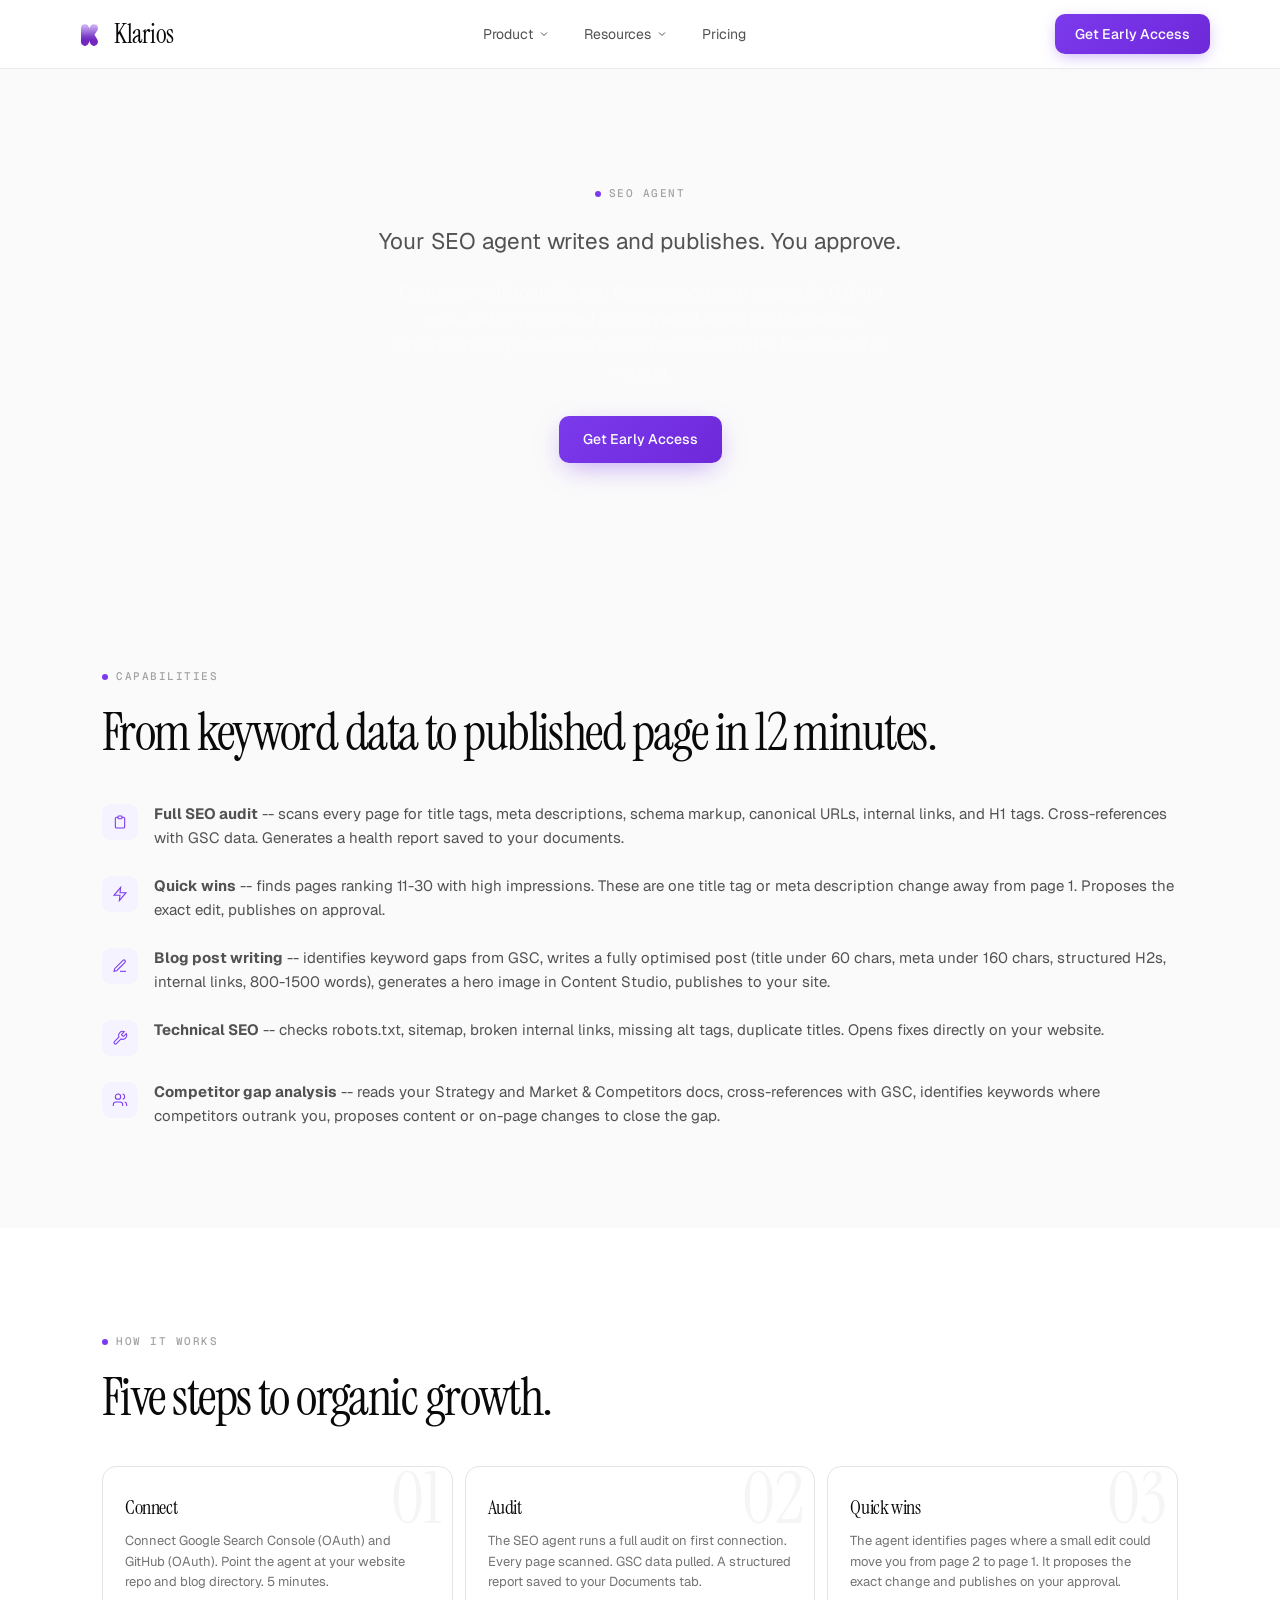
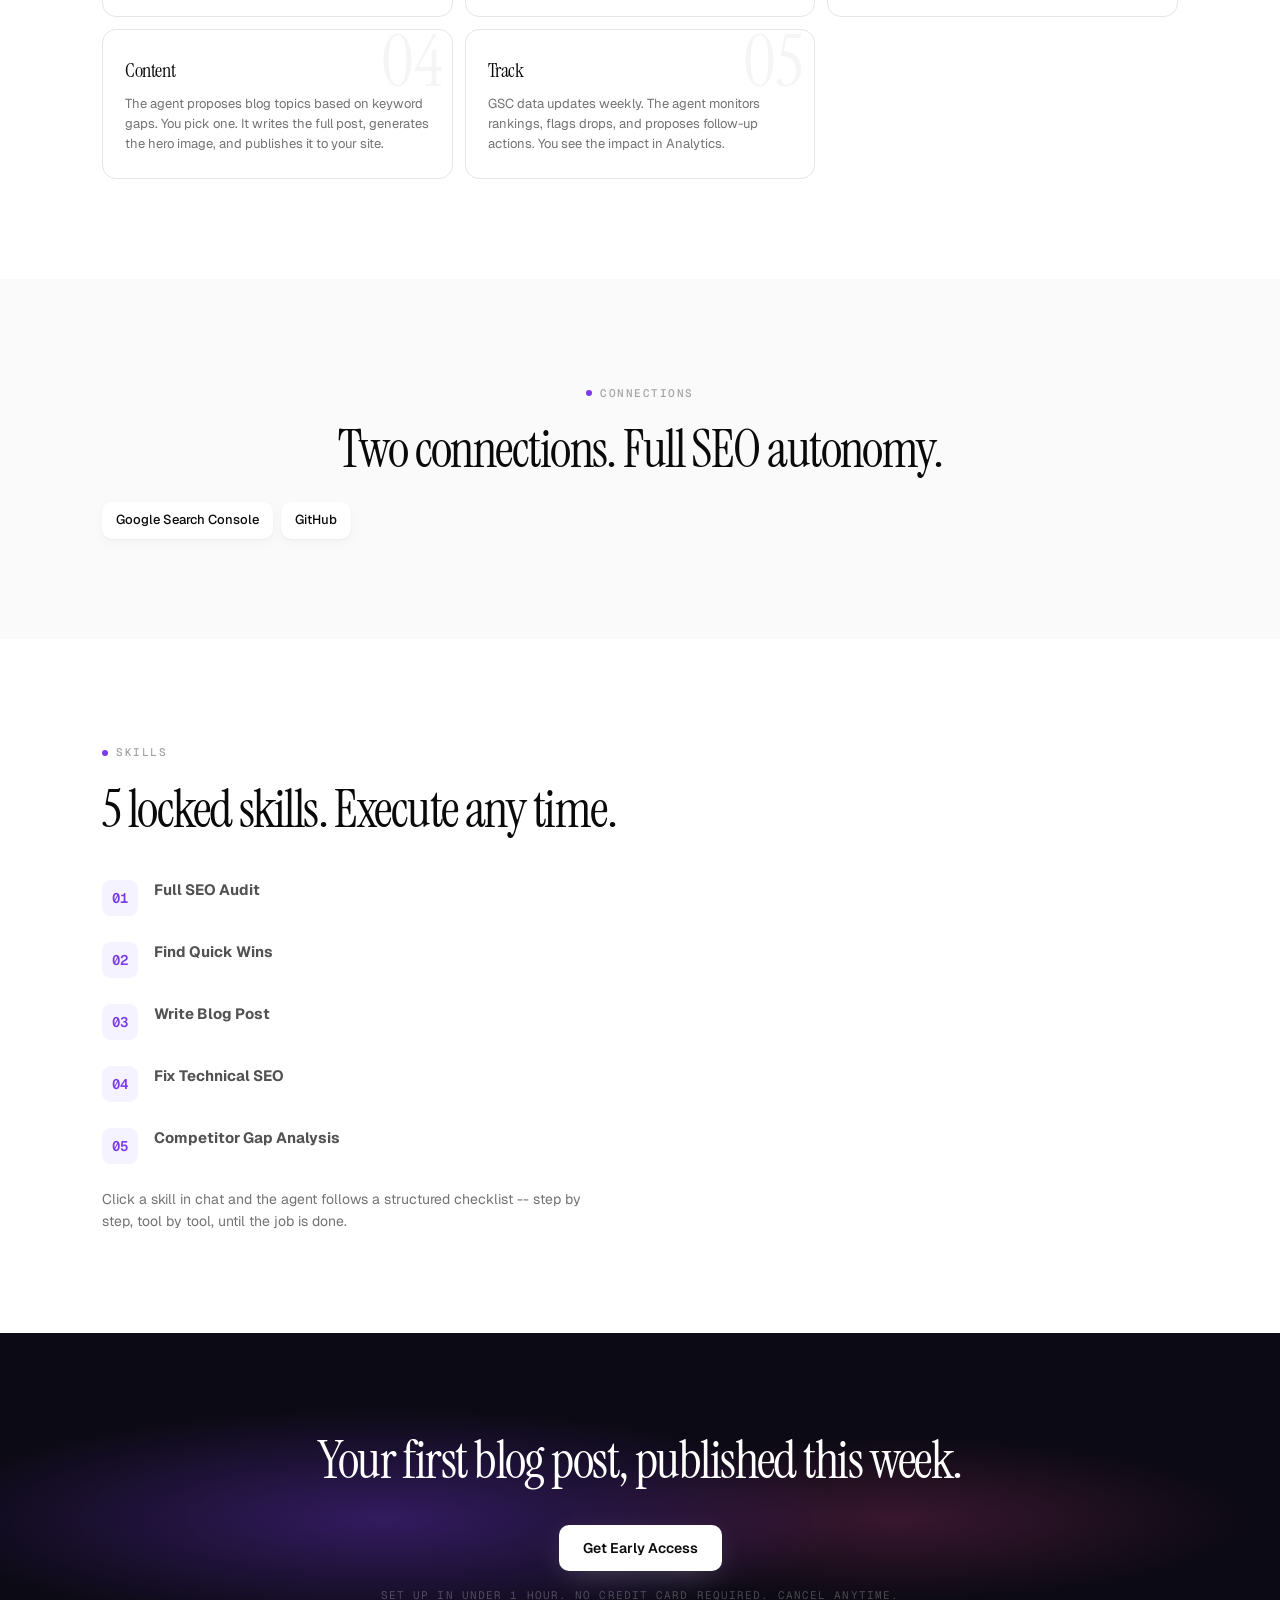
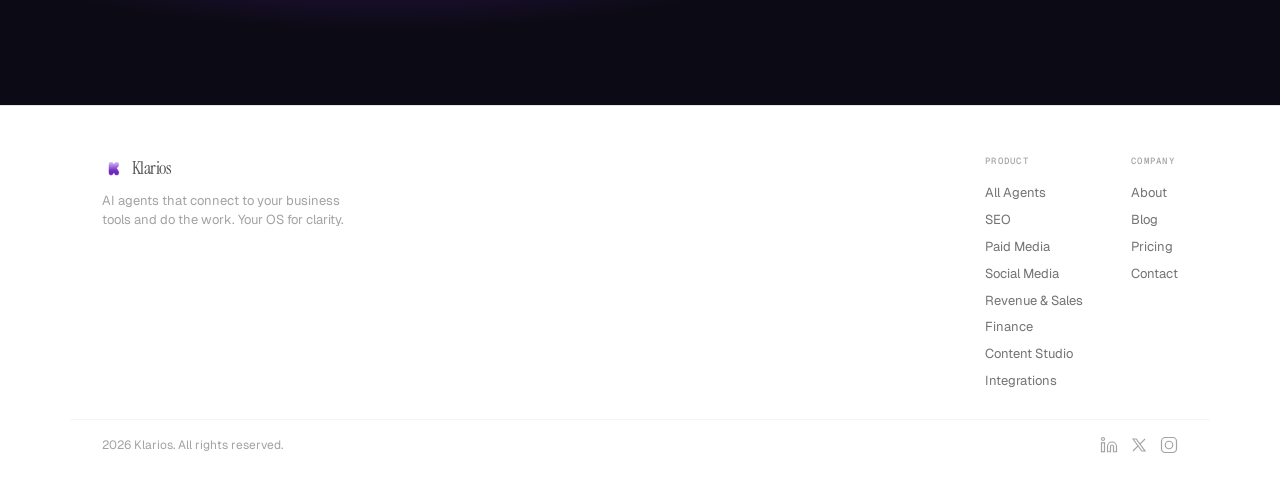
<file: product/seo.html>
<!DOCTYPE html>
<html lang="en">
<head>
<meta charset="utf-8">
<link rel="icon" type="image/png" sizes="32x32" href="/favicon-32.png">
<link rel="icon" type="image/png" sizes="16x16" href="/favicon-16.png">
<link rel="apple-touch-icon" sizes="180x180" href="/apple-touch-icon.png">
<meta name="viewport" content="width=device-width, initial-scale=1.0">
<title>SEO Agent — Klarios</title>
<meta name="description" content="Connects to Google Search Console and your website's GitHub repo. Audits your site, finds keyword opportunities, writes optimised blog posts, and publishes them live.">
<link rel="preconnect" href="https://fonts.googleapis.com">
<link rel="preconnect" href="https://fonts.gstatic.com" crossorigin>
<link href="https://fonts.googleapis.com/css2?family=Instrument+Serif:ital@0;1&family=Geist:wght@300;400;500;600&family=Geist+Mono:wght@400;500&display=swap" rel="stylesheet">
<link rel="stylesheet" href="/styles.css">
<style>.nav-wrap { background:rgba(255,255,255,.88); backdrop-filter:saturate(180%) blur(20px); -webkit-backdrop-filter:saturate(180%) blur(20px); box-shadow:0 1px 0 rgba(0,0,0,.06); } .nav-wrap .nav-word { color:var(--ink) !important; } .nav-wrap .nav-link { color:var(--grey-600) !important; } .nav-wrap .nav-link:hover { background:var(--grey-100) !important; color:var(--ink) !important; }</style>
</head>
<body>

<!-- ====== NAV ====== -->
<header class="nav-wrap" id="navWrap">
<nav class="nav">
  <a href="/" class="nav-brand">
    <img src="/logo.png" alt="Klarios" class="nav-logo">
    <span class="nav-word">Klarios</span>
  </a>
  <div class="nav-center">
    <div class="nav-dropdown">
      <span class="nav-link">Product <svg viewBox="0 0 24 24" fill="none" stroke="currentColor" stroke-width="2"><path d="m6 9 6 6 6-6"/></svg></span>
      <div class="nav-mega wide">
        <div class="mega-cols">
          <div>
            <div class="mega-group-title">Agents</div>
            <a href="/product/agents" class="mega-item"><div class="mega-icon"><svg viewBox="0 0 24 24" fill="none" stroke="currentColor" stroke-width="1.6"><circle cx="12" cy="12" r="3"/><path d="M12 1v2M12 21v2M4.22 4.22l1.42 1.42M18.36 18.36l1.42 1.42M1 12h2M21 12h2M4.22 19.78l1.42-1.42M18.36 5.64l1.42-1.42"/></svg></div><div class="mega-text"><div class="mt-name">All Agents</div><div class="mt-desc">Overview of how your AI team works.</div></div></a>
            <a href="/product/seo" class="mega-item"><div class="mega-icon"><svg viewBox="0 0 24 24" fill="none" stroke="currentColor" stroke-width="1.6"><circle cx="11" cy="11" r="7"/><path d="m20 20-3.5-3.5"/></svg></div><div class="mega-text"><div class="mt-name">SEO</div><div class="mt-desc">Audit, write, publish. Directly to your site.</div></div></a>
            <a href="/product/paid-media" class="mega-item"><div class="mega-icon"><svg viewBox="0 0 24 24" fill="none" stroke="currentColor" stroke-width="1.6"><rect x="2" y="5" width="20" height="14" rx="2"/><path d="M2 10h20"/></svg></div><div class="mega-text"><div class="mt-name">Paid Media</div><div class="mt-desc">Create Meta campaigns from chat.</div></div></a>
            <a href="/product/social-media" class="mega-item"><div class="mega-icon"><svg viewBox="0 0 24 24" fill="none" stroke="currentColor" stroke-width="1.6"><path d="M21 11.5a8.38 8.38 0 0 1-.9 3.8 8.5 8.5 0 0 1-7.6 4.7 8.38 8.38 0 0 1-3.8-.9L3 21l1.9-5.7a8.38 8.38 0 0 1-.9-3.8 8.5 8.5 0 0 1 4.7-7.6 8.38 8.38 0 0 1 3.8-.9h.5a8.48 8.48 0 0 1 8 8v.5z"/></svg></div><div class="mega-text"><div class="mt-name">Social Media</div><div class="mt-desc">Calendar, captions, images, posting.</div></div></a>
          </div>
          <div>
            <div class="mega-group-title">Operations</div>
            <a href="/product/revenue-sales" class="mega-item"><div class="mega-icon"><svg viewBox="0 0 24 24" fill="none" stroke="currentColor" stroke-width="1.6"><path d="M16 21v-2a4 4 0 0 0-4-4H6a4 4 0 0 0-4 4v2"/><circle cx="9" cy="7" r="4"/><path d="M22 21v-2a4 4 0 0 0-3-3.87"/><path d="M16 3.13a4 4 0 0 1 0 7.75"/></svg></div><div class="mega-text"><div class="mt-name">Revenue & Sales</div><div class="mt-desc">CRM, pipeline, follow-ups, recovery.</div></div></a>
            <a href="/product/finance" class="mega-item"><div class="mega-icon"><svg viewBox="0 0 24 24" fill="none" stroke="currentColor" stroke-width="1.6"><path d="M12 2v20M17 5H9.5a3.5 3.5 0 0 0 0 7h5a3.5 3.5 0 0 1 0 7H6"/></svg></div><div class="mega-text"><div class="mt-name">Finance</div><div class="mt-desc">P&L, invoices, runway, expenses via Xero.</div></div></a>
            <a href="/product/content-studio" class="mega-item"><div class="mega-icon"><svg viewBox="0 0 24 24" fill="none" stroke="currentColor" stroke-width="1.6"><path d="M12 20h9"/><path d="M16.5 3.5a2.12 2.12 0 0 1 3 3L7 19l-4 1 1-4L16.5 3.5z"/></svg></div><div class="mega-text"><div class="mt-name">Content Studio</div><div class="mt-desc">AI image generation, 7 models, all formats.</div></div></a>
            <a href="/product/integrations" class="mega-item"><div class="mega-icon"><svg viewBox="0 0 24 24" fill="none" stroke="currentColor" stroke-width="1.6"><path d="M10 13a4 4 0 0 0 5.66 0l3-3a4 4 0 1 0-5.66-5.66l-1 1"/><path d="M14 11a4 4 0 0 0-5.66 0l-3 3a4 4 0 1 0 5.66 5.66l1-1"/></svg></div><div class="mega-text"><div class="mt-name">Integrations</div><div class="mt-desc">12 tools. One click each. OAuth.</div></div></a>
          </div>
        </div>
      </div>
    </div>
    <div class="nav-dropdown">
      <span class="nav-link">Resources <svg viewBox="0 0 24 24" fill="none" stroke="currentColor" stroke-width="2"><path d="m6 9 6 6 6-6"/></svg></span>
      <div class="nav-mega narrow">
        <a href="/resources/blog" class="mega-item"><div class="mega-icon"><svg viewBox="0 0 24 24" fill="none" stroke="currentColor" stroke-width="1.6"><path d="M14.5 2H6a2 2 0 0 0-2 2v16a2 2 0 0 0 2 2h12a2 2 0 0 0 2-2V7.5L14.5 2z"/><path d="M14 2v6h6"/></svg></div><div class="mega-text"><div class="mt-name">Blog</div><div class="mt-desc">Insights and product updates.</div></div></a>
        <a href="/resources/about" class="mega-item"><div class="mega-icon"><svg viewBox="0 0 24 24" fill="none" stroke="currentColor" stroke-width="1.6"><circle cx="12" cy="8" r="4"/><path d="M4 21c0-4 4-6 8-6s8 2 8 6"/></svg></div><div class="mega-text"><div class="mt-name">About</div><div class="mt-desc">The founder and the mission.</div></div></a>
      </div>
    </div>
    <a href="/pricing" class="nav-link">Pricing</a>
  </div>
  <div class="nav-right">
    <a href="/#early-access" class="nav-cta">Get Early Access</a>
    <button class="nav-hamburger" id="navHamburger" aria-label="Menu" aria-expanded="false">
      <svg viewBox="0 0 24 24" fill="none" stroke="currentColor" stroke-width="2"><path d="M4 6h16M4 12h16M4 18h16"/></svg>
    </button>
  </div>
</nav>
</header>

<!-- ====== PRODUCT HERO ====== -->
<section class="product-hero">
<div class="container text-center">
  <p class="eyebrow" data-r><span class="dot"></span>SEO Agent</p>
  <h1 data-r data-d="1">Your SEO agent writes and publishes. You approve.</h1>
  <p class="hero-sub" data-r data-d="2">Connects to Google Search Console and your website's GitHub repo. Audits your site, finds keyword opportunities, writes optimised blog posts, and publishes them live. No freelancer. No waiting.</p>
  <div class="hero-ctas" data-r data-d="3">
    <a href="/#early-access" class="btn-primary">Get Early Access</a>
  </div>
</div>
</section>

<!-- ====== CAPABILITIES ====== -->
<section style="background:var(--grey-50)">
<div class="container">
  <p class="eyebrow" data-r><span class="dot"></span>Capabilities</p>
  <div class="section-title" data-r data-d="1">From keyword data to published page in 12 minutes.</div>
  <div class="capability-list" style="margin-top:40px">
    <div class="capability" data-r data-d="1">
      <div class="cap-icon"><svg viewBox="0 0 24 24" fill="none" stroke="currentColor" stroke-width="1.6"><path d="M9 5H7a2 2 0 0 0-2 2v12a2 2 0 0 0 2 2h10a2 2 0 0 0 2-2V7a2 2 0 0 0-2-2h-2"/><rect x="9" y="3" width="6" height="4" rx="1"/></svg></div>
      <div class="cap-text"><strong>Full SEO audit</strong> -- scans every page for title tags, meta descriptions, schema markup, canonical URLs, internal links, and H1 tags. Cross-references with GSC data. Generates a health report saved to your documents.</div>
    </div>
    <div class="capability" data-r data-d="2">
      <div class="cap-icon"><svg viewBox="0 0 24 24" fill="none" stroke="currentColor" stroke-width="1.6"><path d="M13 2L3 14h9l-1 8 10-12h-9l1-8z"/></svg></div>
      <div class="cap-text"><strong>Quick wins</strong> -- finds pages ranking 11-30 with high impressions. These are one title tag or meta description change away from page 1. Proposes the exact edit, publishes on approval.</div>
    </div>
    <div class="capability" data-r data-d="3">
      <div class="cap-icon"><svg viewBox="0 0 24 24" fill="none" stroke="currentColor" stroke-width="1.6"><path d="M12 20h9"/><path d="M16.5 3.5a2.12 2.12 0 0 1 3 3L7 19l-4 1 1-4L16.5 3.5z"/></svg></div>
      <div class="cap-text"><strong>Blog post writing</strong> -- identifies keyword gaps from GSC, writes a fully optimised post (title under 60 chars, meta under 160 chars, structured H2s, internal links, 800-1500 words), generates a hero image in Content Studio, publishes to your site.</div>
    </div>
    <div class="capability" data-r data-d="4">
      <div class="cap-icon"><svg viewBox="0 0 24 24" fill="none" stroke="currentColor" stroke-width="1.6"><path d="M14.7 6.3a1 1 0 0 0 0 1.4l1.6 1.6a1 1 0 0 0 1.4 0l3.77-3.77a6 6 0 0 1-7.94 7.94l-6.91 6.91a2.12 2.12 0 0 1-3-3l6.91-6.91a6 6 0 0 1 7.94-7.94l-3.76 3.76z"/></svg></div>
      <div class="cap-text"><strong>Technical SEO</strong> -- checks robots.txt, sitemap, broken internal links, missing alt tags, duplicate titles. Opens fixes directly on your website.</div>
    </div>
    <div class="capability" data-r data-d="5">
      <div class="cap-icon"><svg viewBox="0 0 24 24" fill="none" stroke="currentColor" stroke-width="1.6"><path d="M16 21v-2a4 4 0 0 0-4-4H6a4 4 0 0 0-4 4v2"/><circle cx="9" cy="7" r="4"/><path d="M22 21v-2a4 4 0 0 0-3-3.87"/><path d="M16 3.13a4 4 0 0 1 0 7.75"/></svg></div>
      <div class="cap-text"><strong>Competitor gap analysis</strong> -- reads your Strategy and Market & Competitors docs, cross-references with GSC, identifies keywords where competitors outrank you, proposes content or on-page changes to close the gap.</div>
    </div>
  </div>
</div>
</section>

<!-- ====== HOW IT WORKS ====== -->
<section>
<div class="container">
  <p class="eyebrow" data-r><span class="dot"></span>How it works</p>
  <div class="section-title" data-r data-d="1">Five steps to organic growth.</div>
  <div class="steps">
    <div class="step-card" data-r data-d="1"><h3>Connect</h3><p>Connect Google Search Console (OAuth) and GitHub (OAuth). Point the agent at your website repo and blog directory. 5 minutes.</p></div>
    <div class="step-card" data-r data-d="2"><h3>Audit</h3><p>The SEO agent runs a full audit on first connection. Every page scanned. GSC data pulled. A structured report saved to your Documents tab.</p></div>
    <div class="step-card" data-r data-d="3"><h3>Quick wins</h3><p>The agent identifies pages where a small edit could move you from page 2 to page 1. It proposes the exact change and publishes on your approval.</p></div>
    <div class="step-card" data-r data-d="4"><h3>Content</h3><p>The agent proposes blog topics based on keyword gaps. You pick one. It writes the full post, generates the hero image, and publishes it to your site.</p></div>
    <div class="step-card" data-r data-d="5"><h3>Track</h3><p>GSC data updates weekly. The agent monitors rankings, flags drops, and proposes follow-up actions. You see the impact in Analytics.</p></div>
  </div>
</div>
</section>

<!-- ====== CONNECTIONS ====== -->
<section style="background:var(--grey-50)">
<div class="container text-center">
  <p class="eyebrow" data-r><span class="dot"></span>Connections</p>
  <div class="section-title" data-r data-d="1">Two connections. Full SEO autonomy.</div>
  <div class="connection-badges" data-r data-d="2">
    <span class="conn-badge">Google Search Console</span>
    <span class="conn-badge">GitHub</span>
  </div>
</div>
</section>

<!-- ====== SKILLS ====== -->
<section>
<div class="container">
  <p class="eyebrow" data-r><span class="dot"></span>Skills</p>
  <div class="section-title" data-r data-d="1">5 locked skills. Execute any time.</div>
  <div class="capability-list" style="margin-top:40px">
    <div class="capability" data-r data-d="1">
      <div class="cap-icon"><span style="font-family:var(--mono);font-weight:600;font-size:14px;color:var(--violet)">01</span></div>
      <div class="cap-text"><strong>Full SEO Audit</strong></div>
    </div>
    <div class="capability" data-r data-d="2">
      <div class="cap-icon"><span style="font-family:var(--mono);font-weight:600;font-size:14px;color:var(--violet)">02</span></div>
      <div class="cap-text"><strong>Find Quick Wins</strong></div>
    </div>
    <div class="capability" data-r data-d="3">
      <div class="cap-icon"><span style="font-family:var(--mono);font-weight:600;font-size:14px;color:var(--violet)">03</span></div>
      <div class="cap-text"><strong>Write Blog Post</strong></div>
    </div>
    <div class="capability" data-r data-d="4">
      <div class="cap-icon"><span style="font-family:var(--mono);font-weight:600;font-size:14px;color:var(--violet)">04</span></div>
      <div class="cap-text"><strong>Fix Technical SEO</strong></div>
    </div>
    <div class="capability" data-r data-d="5">
      <div class="cap-icon"><span style="font-family:var(--mono);font-weight:600;font-size:14px;color:var(--violet)">05</span></div>
      <div class="cap-text"><strong>Competitor Gap Analysis</strong></div>
    </div>
  </div>
  <p class="section-sub" style="margin-top:24px" data-r data-d="6">Click a skill in chat and the agent follows a structured checklist -- step by step, tool by tool, until the job is done.</p>
</div>
</section>

<!-- ====== CTA ====== -->
<section class="cta-section">
<div class="container text-center">
  <div class="section-title" data-r>Your first blog post, published this week.</div>
  <a href="/#early-access" class="btn-white" data-r data-d="1">Get Early Access</a>
  <p class="cta-sub-text" data-r data-d="2">Set up in under 1 hour. No credit card required. Cancel anytime.</p>
</div>
</section>

<!-- ====== FOOTER ====== -->
<footer>
<div class="footer-inner">
  <div><div class="footer-brand"><img src="/logo.png" alt="Klarios" class="nav-logo" style="width:22px;height:22px"><span class="footer-word">Klarios</span></div><p class="footer-desc">AI agents that connect to your business tools and do the work. Your OS for clarity.</p></div>
  <div class="footer-col"><h4>Product</h4><a href="/product/agents">All Agents</a><a href="/product/seo">SEO</a><a href="/product/paid-media">Paid Media</a><a href="/product/social-media">Social Media</a><a href="/product/revenue-sales">Revenue & Sales</a><a href="/product/finance">Finance</a><a href="/product/content-studio">Content Studio</a><a href="/product/integrations">Integrations</a></div>
  <div class="footer-col"><h4>Company</h4><a href="/resources/about">About</a><a href="/resources/blog">Blog</a><a href="/pricing">Pricing</a><a href="mailto:hello@klarios.io">Contact</a></div>
</div>
<div class="footer-bottom">
  <span>2026 Klarios. All rights reserved.</span>
  <div class="footer-social">
    <a href="#" aria-label="LinkedIn"><svg viewBox="0 0 24 24" fill="none" stroke="currentColor" stroke-width="1.6"><path d="M16 8a6 6 0 0 1 6 6v7h-4v-7a2 2 0 0 0-4 0v7h-4v-7a6 6 0 0 1 6-6z"/><rect x="2" y="9" width="4" height="12"/><circle cx="4" cy="4" r="2"/></svg></a>
    <a href="#" aria-label="X"><svg viewBox="0 0 24 24" fill="none" stroke="currentColor" stroke-width="1.6"><path d="M4 4l11.733 16H20L8.267 4z"/><path d="M4 20l6.768-6.768M20 4l-6.768 6.768"/></svg></a>
    <a href="#" aria-label="Instagram"><svg viewBox="0 0 24 24" fill="none" stroke="currentColor" stroke-width="1.6"><rect x="2" y="2" width="20" height="20" rx="5"/><circle cx="12" cy="12" r="5"/></svg></a>
  </div>
</div>
</footer>

<script src="/script.js"></script>
</body>
</html>
</file>
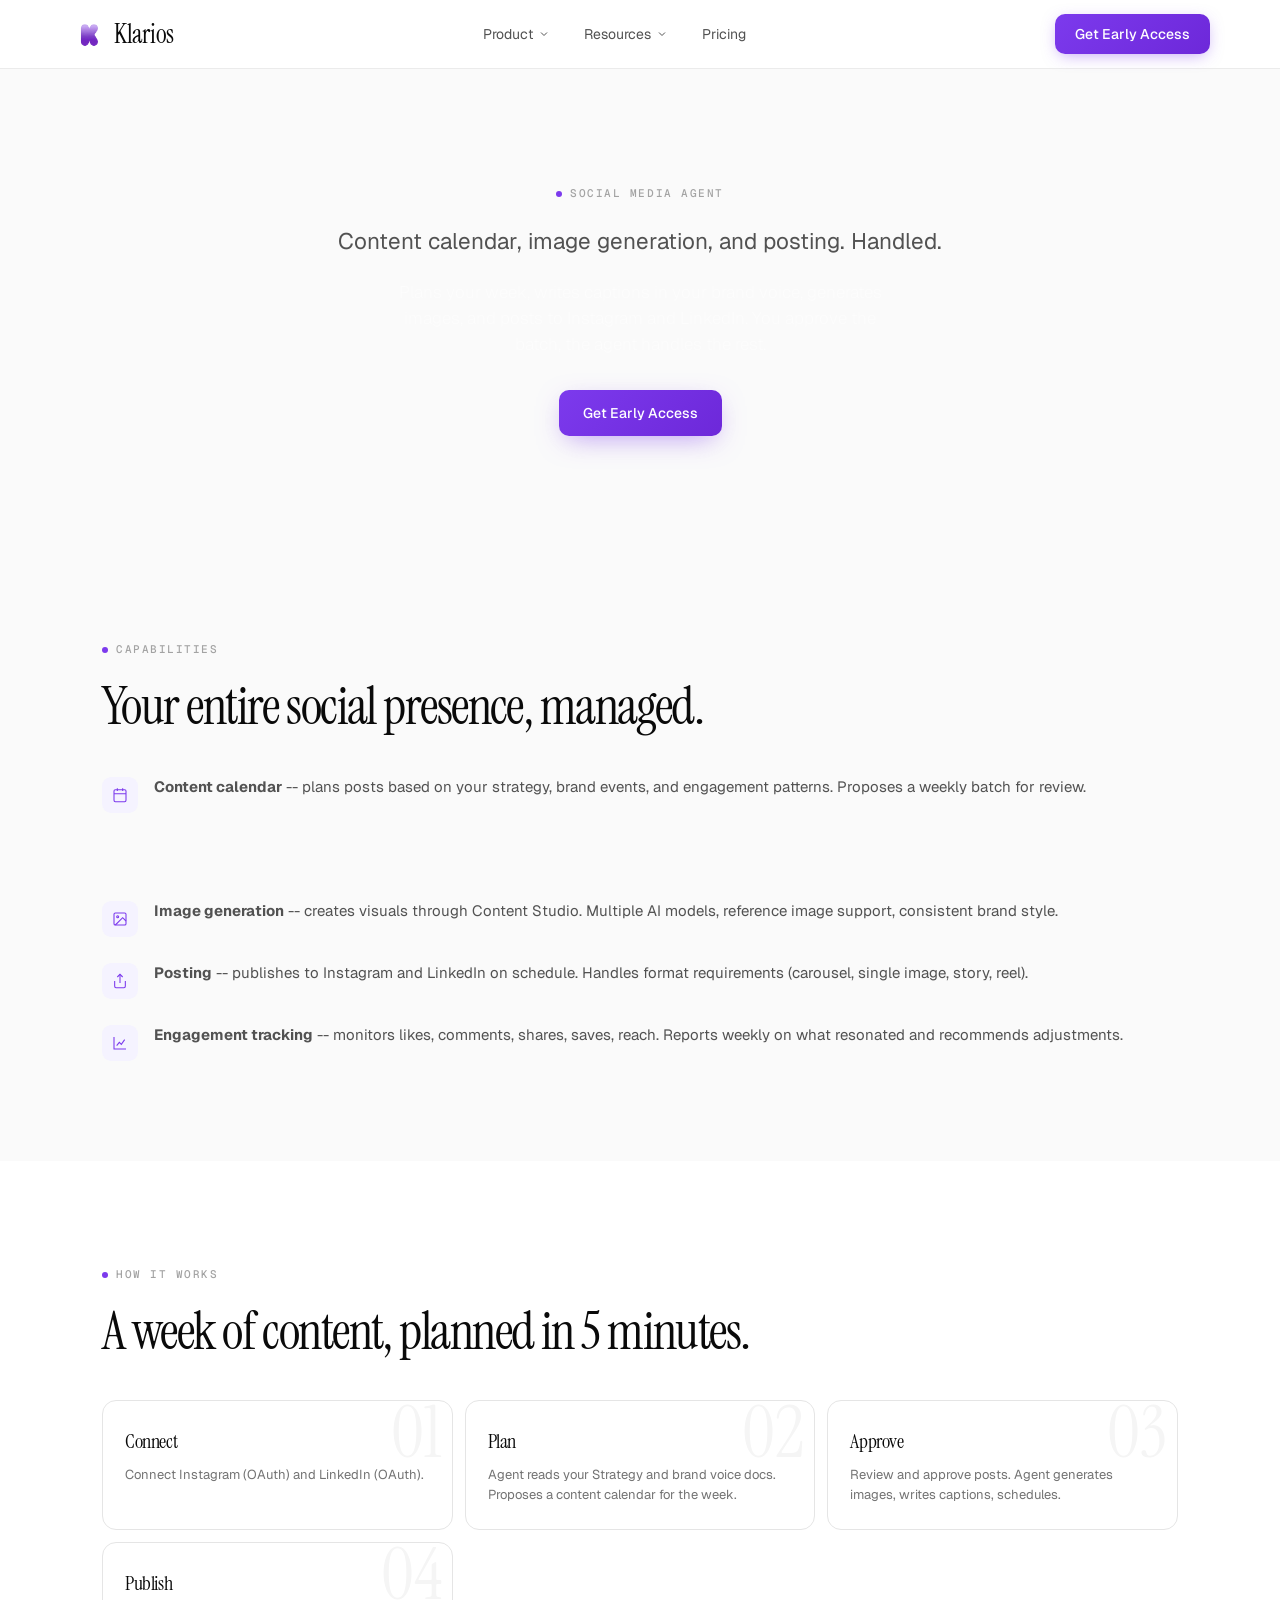
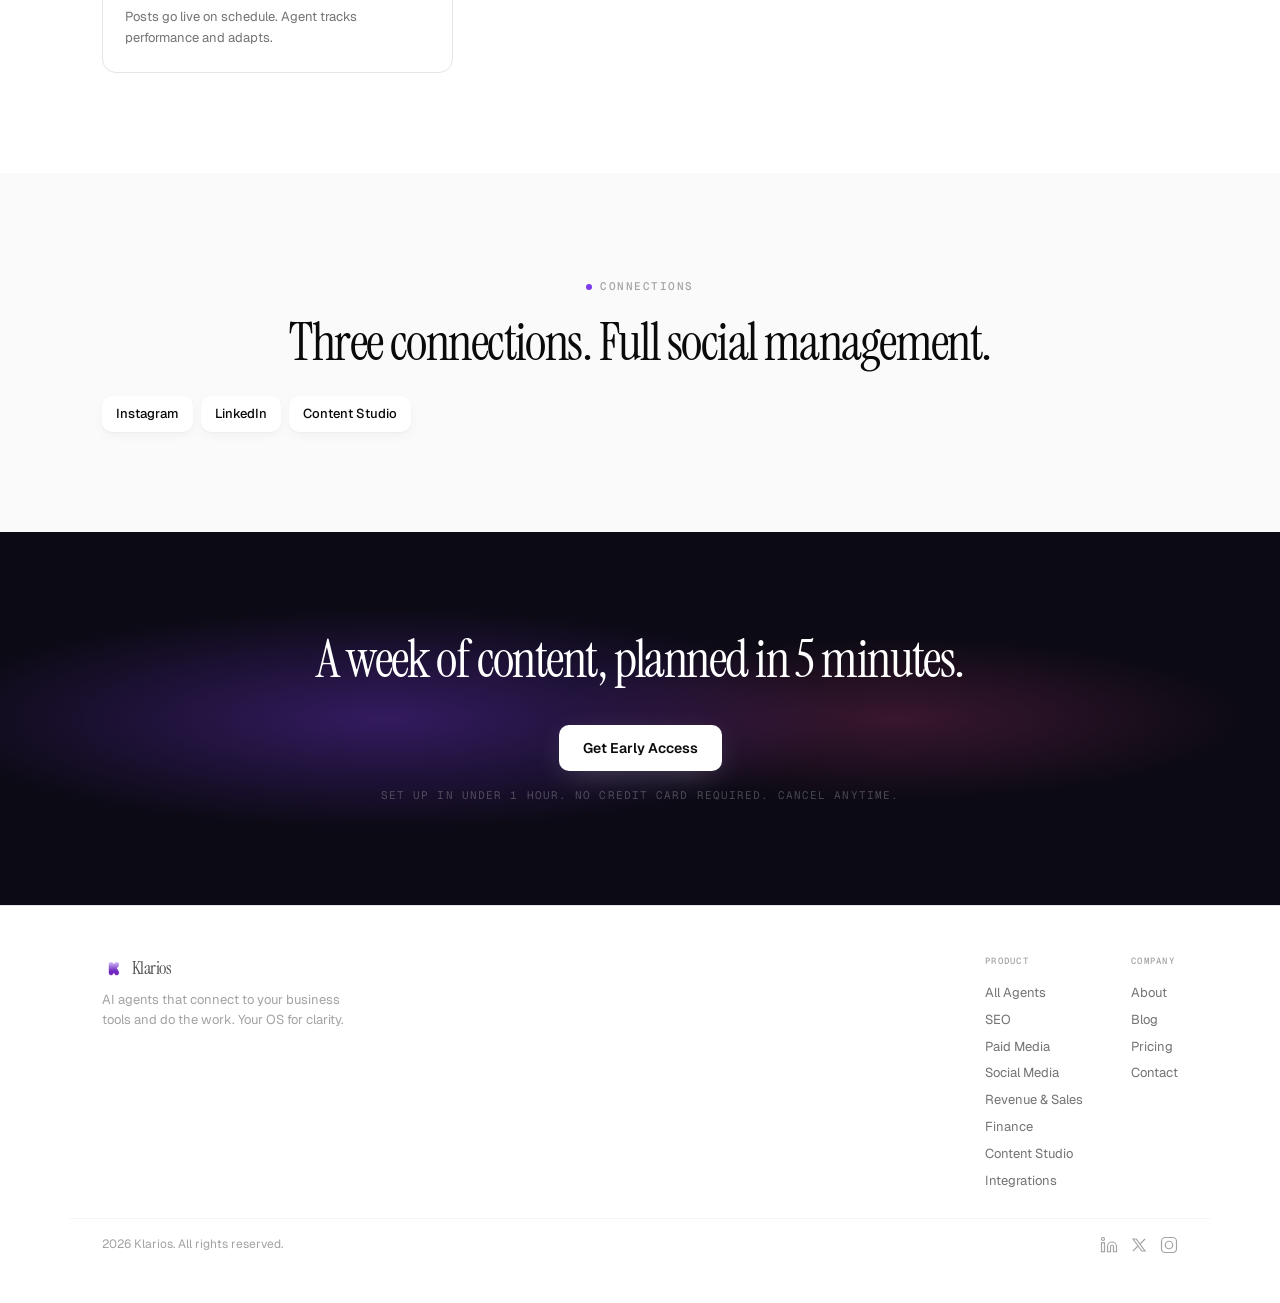
<file: product/social-media.html>
<!DOCTYPE html>
<html lang="en">
<head>
<meta charset="utf-8">
<link rel="icon" type="image/png" sizes="32x32" href="/favicon-32.png">
<link rel="icon" type="image/png" sizes="16x16" href="/favicon-16.png">
<link rel="apple-touch-icon" sizes="180x180" href="/apple-touch-icon.png">
<meta name="viewport" content="width=device-width, initial-scale=1.0">
<title>Social Media Agent — Klarios</title>
<meta name="description" content="Plans your week, writes captions in your brand voice, generates images, and posts to Instagram and LinkedIn. You approve the batch, the agent handles the rest.">
<link rel="preconnect" href="https://fonts.googleapis.com">
<link rel="preconnect" href="https://fonts.gstatic.com" crossorigin>
<link href="https://fonts.googleapis.com/css2?family=Instrument+Serif:ital@0;1&family=Geist:wght@300;400;500;600&family=Geist+Mono:wght@400;500&display=swap" rel="stylesheet">
<link rel="stylesheet" href="/styles.css">
<style>.nav-wrap { background:rgba(255,255,255,.88); backdrop-filter:saturate(180%) blur(20px); -webkit-backdrop-filter:saturate(180%) blur(20px); box-shadow:0 1px 0 rgba(0,0,0,.06); } .nav-wrap .nav-word { color:var(--ink) !important; } .nav-wrap .nav-link { color:var(--grey-600) !important; } .nav-wrap .nav-link:hover { background:var(--grey-100) !important; color:var(--ink) !important; }</style>
</head>
<body>

<!-- ====== NAV ====== -->
<header class="nav-wrap" id="navWrap">
<nav class="nav">
  <a href="/" class="nav-brand">
    <img src="/logo.png" alt="Klarios" class="nav-logo">
    <span class="nav-word">Klarios</span>
  </a>
  <div class="nav-center">
    <div class="nav-dropdown">
      <span class="nav-link">Product <svg viewBox="0 0 24 24" fill="none" stroke="currentColor" stroke-width="2"><path d="m6 9 6 6 6-6"/></svg></span>
      <div class="nav-mega wide">
        <div class="mega-cols">
          <div>
            <div class="mega-group-title">Agents</div>
            <a href="/product/agents" class="mega-item"><div class="mega-icon"><svg viewBox="0 0 24 24" fill="none" stroke="currentColor" stroke-width="1.6"><circle cx="12" cy="12" r="3"/><path d="M12 1v2M12 21v2M4.22 4.22l1.42 1.42M18.36 18.36l1.42 1.42M1 12h2M21 12h2M4.22 19.78l1.42-1.42M18.36 5.64l1.42-1.42"/></svg></div><div class="mega-text"><div class="mt-name">All Agents</div><div class="mt-desc">Overview of how your AI team works.</div></div></a>
            <a href="/product/seo" class="mega-item"><div class="mega-icon"><svg viewBox="0 0 24 24" fill="none" stroke="currentColor" stroke-width="1.6"><circle cx="11" cy="11" r="7"/><path d="m20 20-3.5-3.5"/></svg></div><div class="mega-text"><div class="mt-name">SEO</div><div class="mt-desc">Audit, write, publish. Directly to your site.</div></div></a>
            <a href="/product/paid-media" class="mega-item"><div class="mega-icon"><svg viewBox="0 0 24 24" fill="none" stroke="currentColor" stroke-width="1.6"><rect x="2" y="5" width="20" height="14" rx="2"/><path d="M2 10h20"/></svg></div><div class="mega-text"><div class="mt-name">Paid Media</div><div class="mt-desc">Create Meta campaigns from chat.</div></div></a>
            <a href="/product/social-media" class="mega-item"><div class="mega-icon"><svg viewBox="0 0 24 24" fill="none" stroke="currentColor" stroke-width="1.6"><path d="M21 11.5a8.38 8.38 0 0 1-.9 3.8 8.5 8.5 0 0 1-7.6 4.7 8.38 8.38 0 0 1-3.8-.9L3 21l1.9-5.7a8.38 8.38 0 0 1-.9-3.8 8.5 8.5 0 0 1 4.7-7.6 8.38 8.38 0 0 1 3.8-.9h.5a8.48 8.48 0 0 1 8 8v.5z"/></svg></div><div class="mega-text"><div class="mt-name">Social Media</div><div class="mt-desc">Calendar, captions, images, posting.</div></div></a>
          </div>
          <div>
            <div class="mega-group-title">Operations</div>
            <a href="/product/revenue-sales" class="mega-item"><div class="mega-icon"><svg viewBox="0 0 24 24" fill="none" stroke="currentColor" stroke-width="1.6"><path d="M16 21v-2a4 4 0 0 0-4-4H6a4 4 0 0 0-4 4v2"/><circle cx="9" cy="7" r="4"/><path d="M22 21v-2a4 4 0 0 0-3-3.87"/><path d="M16 3.13a4 4 0 0 1 0 7.75"/></svg></div><div class="mega-text"><div class="mt-name">Revenue & Sales</div><div class="mt-desc">CRM, pipeline, follow-ups, recovery.</div></div></a>
            <a href="/product/finance" class="mega-item"><div class="mega-icon"><svg viewBox="0 0 24 24" fill="none" stroke="currentColor" stroke-width="1.6"><path d="M12 2v20M17 5H9.5a3.5 3.5 0 0 0 0 7h5a3.5 3.5 0 0 1 0 7H6"/></svg></div><div class="mega-text"><div class="mt-name">Finance</div><div class="mt-desc">P&L, invoices, runway, expenses via Xero.</div></div></a>
            <a href="/product/content-studio" class="mega-item"><div class="mega-icon"><svg viewBox="0 0 24 24" fill="none" stroke="currentColor" stroke-width="1.6"><path d="M12 20h9"/><path d="M16.5 3.5a2.12 2.12 0 0 1 3 3L7 19l-4 1 1-4L16.5 3.5z"/></svg></div><div class="mega-text"><div class="mt-name">Content Studio</div><div class="mt-desc">AI image generation, 7 models, all formats.</div></div></a>
            <a href="/product/integrations" class="mega-item"><div class="mega-icon"><svg viewBox="0 0 24 24" fill="none" stroke="currentColor" stroke-width="1.6"><path d="M10 13a4 4 0 0 0 5.66 0l3-3a4 4 0 1 0-5.66-5.66l-1 1"/><path d="M14 11a4 4 0 0 0-5.66 0l-3 3a4 4 0 1 0 5.66 5.66l1-1"/></svg></div><div class="mega-text"><div class="mt-name">Integrations</div><div class="mt-desc">12 tools. One click each. OAuth.</div></div></a>
          </div>
        </div>
      </div>
    </div>
    <div class="nav-dropdown">
      <span class="nav-link">Resources <svg viewBox="0 0 24 24" fill="none" stroke="currentColor" stroke-width="2"><path d="m6 9 6 6 6-6"/></svg></span>
      <div class="nav-mega narrow">
        <a href="/resources/blog" class="mega-item"><div class="mega-icon"><svg viewBox="0 0 24 24" fill="none" stroke="currentColor" stroke-width="1.6"><path d="M14.5 2H6a2 2 0 0 0-2 2v16a2 2 0 0 0 2 2h12a2 2 0 0 0 2-2V7.5L14.5 2z"/><path d="M14 2v6h6"/></svg></div><div class="mega-text"><div class="mt-name">Blog</div><div class="mt-desc">Insights and product updates.</div></div></a>
        <a href="/resources/about" class="mega-item"><div class="mega-icon"><svg viewBox="0 0 24 24" fill="none" stroke="currentColor" stroke-width="1.6"><circle cx="12" cy="8" r="4"/><path d="M4 21c0-4 4-6 8-6s8 2 8 6"/></svg></div><div class="mega-text"><div class="mt-name">About</div><div class="mt-desc">The founder and the mission.</div></div></a>
      </div>
    </div>
    <a href="/pricing" class="nav-link">Pricing</a>
  </div>
  <div class="nav-right">
    <a href="/#early-access" class="nav-cta">Get Early Access</a>
    <button class="nav-hamburger" id="navHamburger" aria-label="Menu" aria-expanded="false">
      <svg viewBox="0 0 24 24" fill="none" stroke="currentColor" stroke-width="2"><path d="M4 6h16M4 12h16M4 18h16"/></svg>
    </button>
  </div>
</nav>
</header>

<!-- ====== PRODUCT HERO ====== -->
<section class="product-hero">
<div class="container text-center">
  <p class="eyebrow" data-r><span class="dot"></span>Social Media Agent</p>
  <h1 data-r data-d="1">Content calendar, image generation, and posting. Handled.</h1>
  <p class="hero-sub" data-r data-d="2">Plans your week, writes captions in your brand voice, generates images, and posts to Instagram and LinkedIn. You approve the batch, the agent handles the rest.</p>
  <div class="hero-ctas" data-r data-d="3">
    <a href="/#early-access" class="btn-primary">Get Early Access</a>
  </div>
</div>
</section>

<!-- ====== CAPABILITIES ====== -->
<section style="background:var(--grey-50)">
<div class="container">
  <p class="eyebrow" data-r><span class="dot"></span>Capabilities</p>
  <div class="section-title" data-r data-d="1">Your entire social presence, managed.</div>
  <div class="capability-list" style="margin-top:40px">
    <div class="capability" data-r data-d="1">
      <div class="cap-icon"><svg viewBox="0 0 24 24" fill="none" stroke="currentColor" stroke-width="1.6"><rect x="3" y="4" width="18" height="18" rx="2"/><path d="M16 2v4M8 2v4M3 10h18"/></svg></div>
      <div class="cap-text"><strong>Content calendar</strong> -- plans posts based on your strategy, brand events, and engagement patterns. Proposes a weekly batch for review.</div>
    </div>
    <div class="capability" data-r data-d="2">
      <div class="cap-icon"><svg viewBox="0 0 24 24" fill="none" stroke="currentColor" stroke-width="1.6"><path d="M12 20h9"/><path d="M16.5 3.5a2.12 2.12 0 0 1 3 3L7 19l-4 1 1-4L16.5 3.5z"/></svg></div>
      <div class="cap-text"><strong>Caption writing</strong> -- writes in your brand voice using your Go-to-Market doc. Multiple variations per post. You pick or edit.</div>
    </div>
    <div class="capability" data-r data-d="3">
      <div class="cap-icon"><svg viewBox="0 0 24 24" fill="none" stroke="currentColor" stroke-width="1.6"><rect x="3" y="3" width="18" height="18" rx="2"/><circle cx="8.5" cy="8.5" r="1.5"/><path d="m21 15-5-5L5 21"/></svg></div>
      <div class="cap-text"><strong>Image generation</strong> -- creates visuals through Content Studio. Multiple AI models, reference image support, consistent brand style.</div>
    </div>
    <div class="capability" data-r data-d="4">
      <div class="cap-icon"><svg viewBox="0 0 24 24" fill="none" stroke="currentColor" stroke-width="1.6"><path d="M4 12v8a2 2 0 0 0 2 2h12a2 2 0 0 0 2-2v-8"/><polyline points="16 6 12 2 8 6"/><line x1="12" y1="2" x2="12" y2="15"/></svg></div>
      <div class="cap-text"><strong>Posting</strong> -- publishes to Instagram and LinkedIn on schedule. Handles format requirements (carousel, single image, story, reel).</div>
    </div>
    <div class="capability" data-r data-d="5">
      <div class="cap-icon"><svg viewBox="0 0 24 24" fill="none" stroke="currentColor" stroke-width="1.6"><path d="M3 3v18h18"/><path d="M7 16l4-5 3 3 5-7"/></svg></div>
      <div class="cap-text"><strong>Engagement tracking</strong> -- monitors likes, comments, shares, saves, reach. Reports weekly on what resonated and recommends adjustments.</div>
    </div>
  </div>
</div>
</section>

<!-- ====== HOW IT WORKS ====== -->
<section>
<div class="container">
  <p class="eyebrow" data-r><span class="dot"></span>How it works</p>
  <div class="section-title" data-r data-d="1">A week of content, planned in 5 minutes.</div>
  <div class="steps">
    <div class="step-card" data-r data-d="1"><h3>Connect</h3><p>Connect Instagram (OAuth) and LinkedIn (OAuth).</p></div>
    <div class="step-card" data-r data-d="2"><h3>Plan</h3><p>Agent reads your Strategy and brand voice docs. Proposes a content calendar for the week.</p></div>
    <div class="step-card" data-r data-d="3"><h3>Approve</h3><p>Review and approve posts. Agent generates images, writes captions, schedules.</p></div>
    <div class="step-card" data-r data-d="4"><h3>Publish</h3><p>Posts go live on schedule. Agent tracks performance and adapts.</p></div>
  </div>
</div>
</section>

<!-- ====== CONNECTIONS ====== -->
<section style="background:var(--grey-50)">
<div class="container text-center">
  <p class="eyebrow" data-r><span class="dot"></span>Connections</p>
  <div class="section-title" data-r data-d="1">Three connections. Full social management.</div>
  <div class="connection-badges" data-r data-d="2">
    <span class="conn-badge">Instagram</span>
    <span class="conn-badge">LinkedIn</span>
    <span class="conn-badge">Content Studio</span>
  </div>
</div>
</section>

<!-- ====== CTA ====== -->
<section class="cta-section">
<div class="container text-center">
  <div class="section-title" data-r>A week of content, planned in 5 minutes.</div>
  <a href="/#early-access" class="btn-white" data-r data-d="1">Get Early Access</a>
  <p class="cta-sub-text" data-r data-d="2">Set up in under 1 hour. No credit card required. Cancel anytime.</p>
</div>
</section>

<!-- ====== FOOTER ====== -->
<footer>
<div class="footer-inner">
  <div><div class="footer-brand"><img src="/logo.png" alt="Klarios" class="nav-logo" style="width:22px;height:22px"><span class="footer-word">Klarios</span></div><p class="footer-desc">AI agents that connect to your business tools and do the work. Your OS for clarity.</p></div>
  <div class="footer-col"><h4>Product</h4><a href="/product/agents">All Agents</a><a href="/product/seo">SEO</a><a href="/product/paid-media">Paid Media</a><a href="/product/social-media">Social Media</a><a href="/product/revenue-sales">Revenue & Sales</a><a href="/product/finance">Finance</a><a href="/product/content-studio">Content Studio</a><a href="/product/integrations">Integrations</a></div>
  <div class="footer-col"><h4>Company</h4><a href="/resources/about">About</a><a href="/resources/blog">Blog</a><a href="/pricing">Pricing</a><a href="mailto:hello@klarios.io">Contact</a></div>
</div>
<div class="footer-bottom">
  <span>2026 Klarios. All rights reserved.</span>
  <div class="footer-social">
    <a href="#" aria-label="LinkedIn"><svg viewBox="0 0 24 24" fill="none" stroke="currentColor" stroke-width="1.6"><path d="M16 8a6 6 0 0 1 6 6v7h-4v-7a2 2 0 0 0-4 0v7h-4v-7a6 6 0 0 1 6-6z"/><rect x="2" y="9" width="4" height="12"/><circle cx="4" cy="4" r="2"/></svg></a>
    <a href="#" aria-label="X"><svg viewBox="0 0 24 24" fill="none" stroke="currentColor" stroke-width="1.6"><path d="M4 4l11.733 16H20L8.267 4z"/><path d="M4 20l6.768-6.768M20 4l-6.768 6.768"/></svg></a>
    <a href="#" aria-label="Instagram"><svg viewBox="0 0 24 24" fill="none" stroke="currentColor" stroke-width="1.6"><rect x="2" y="2" width="20" height="20" rx="5"/><circle cx="12" cy="12" r="5"/></svg></a>
  </div>
</div>
</footer>

<script src="/script.js"></script>
</body>
</html>
</file>
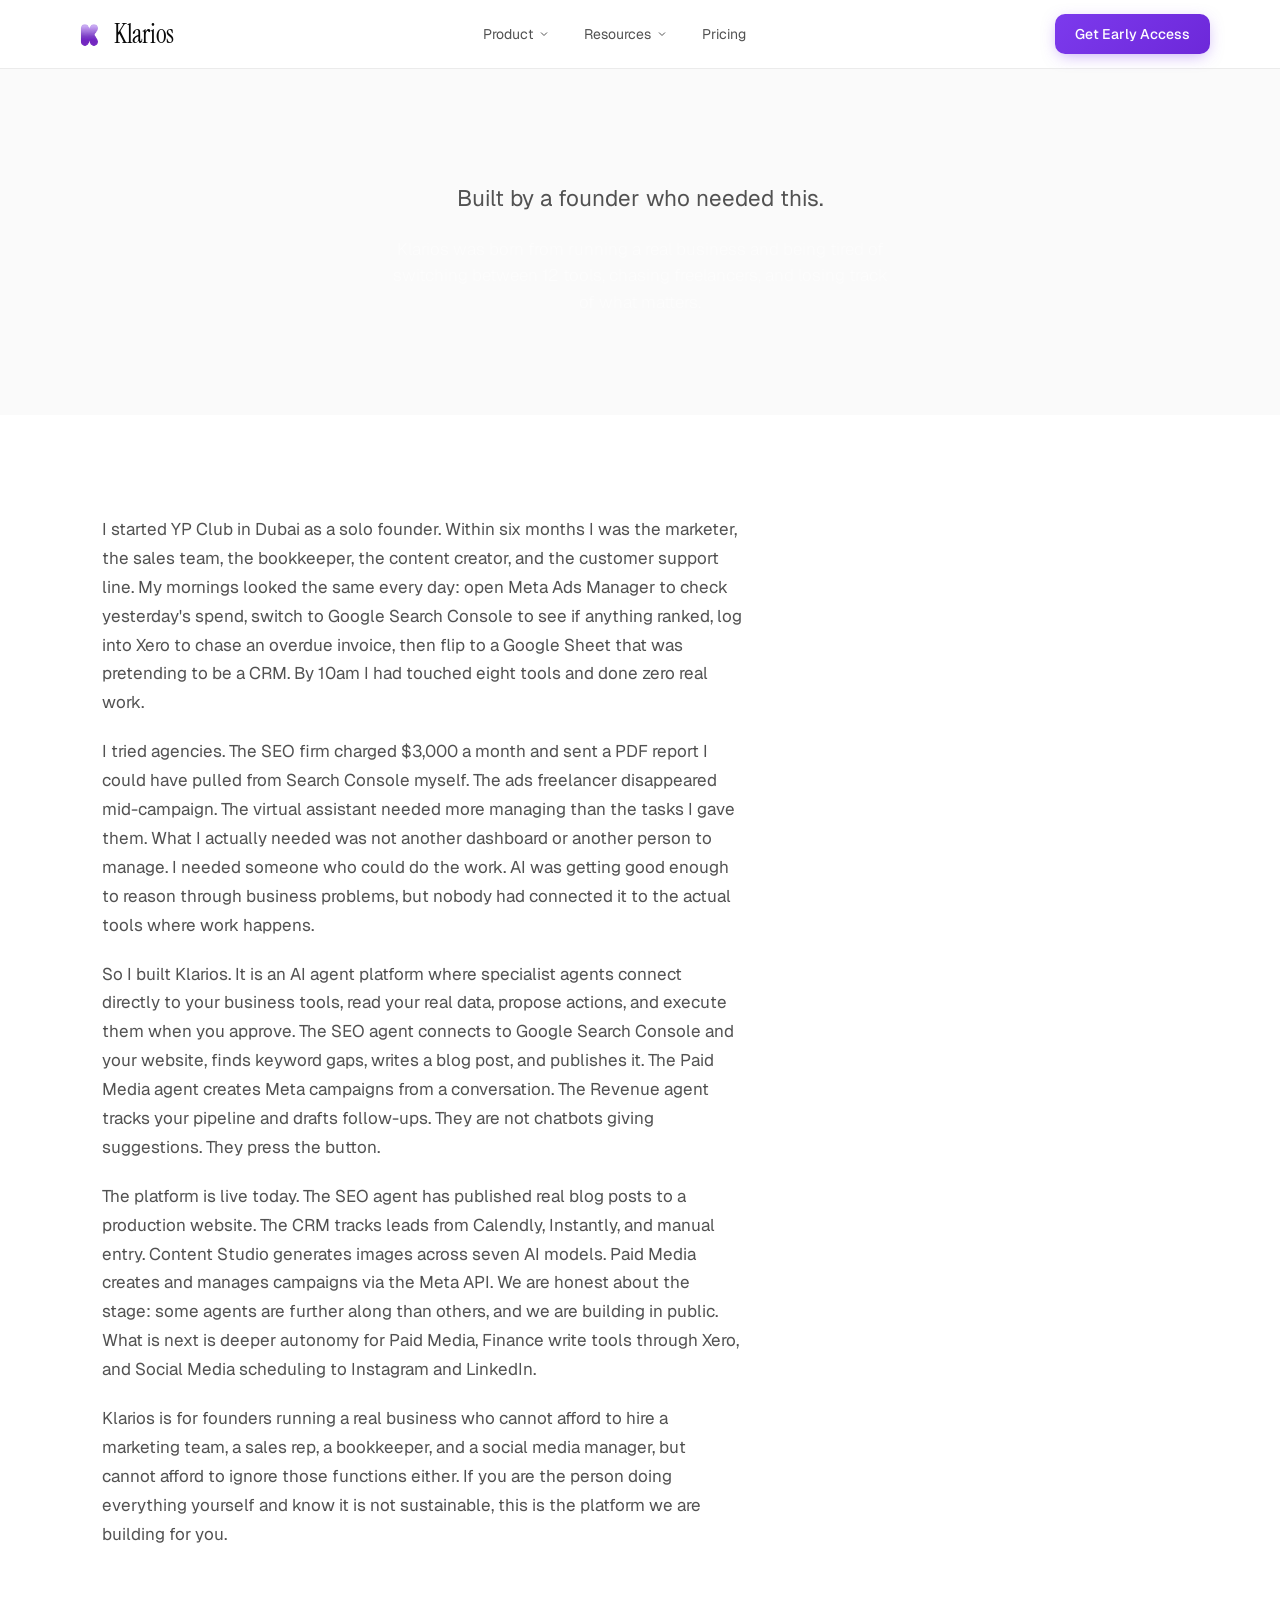
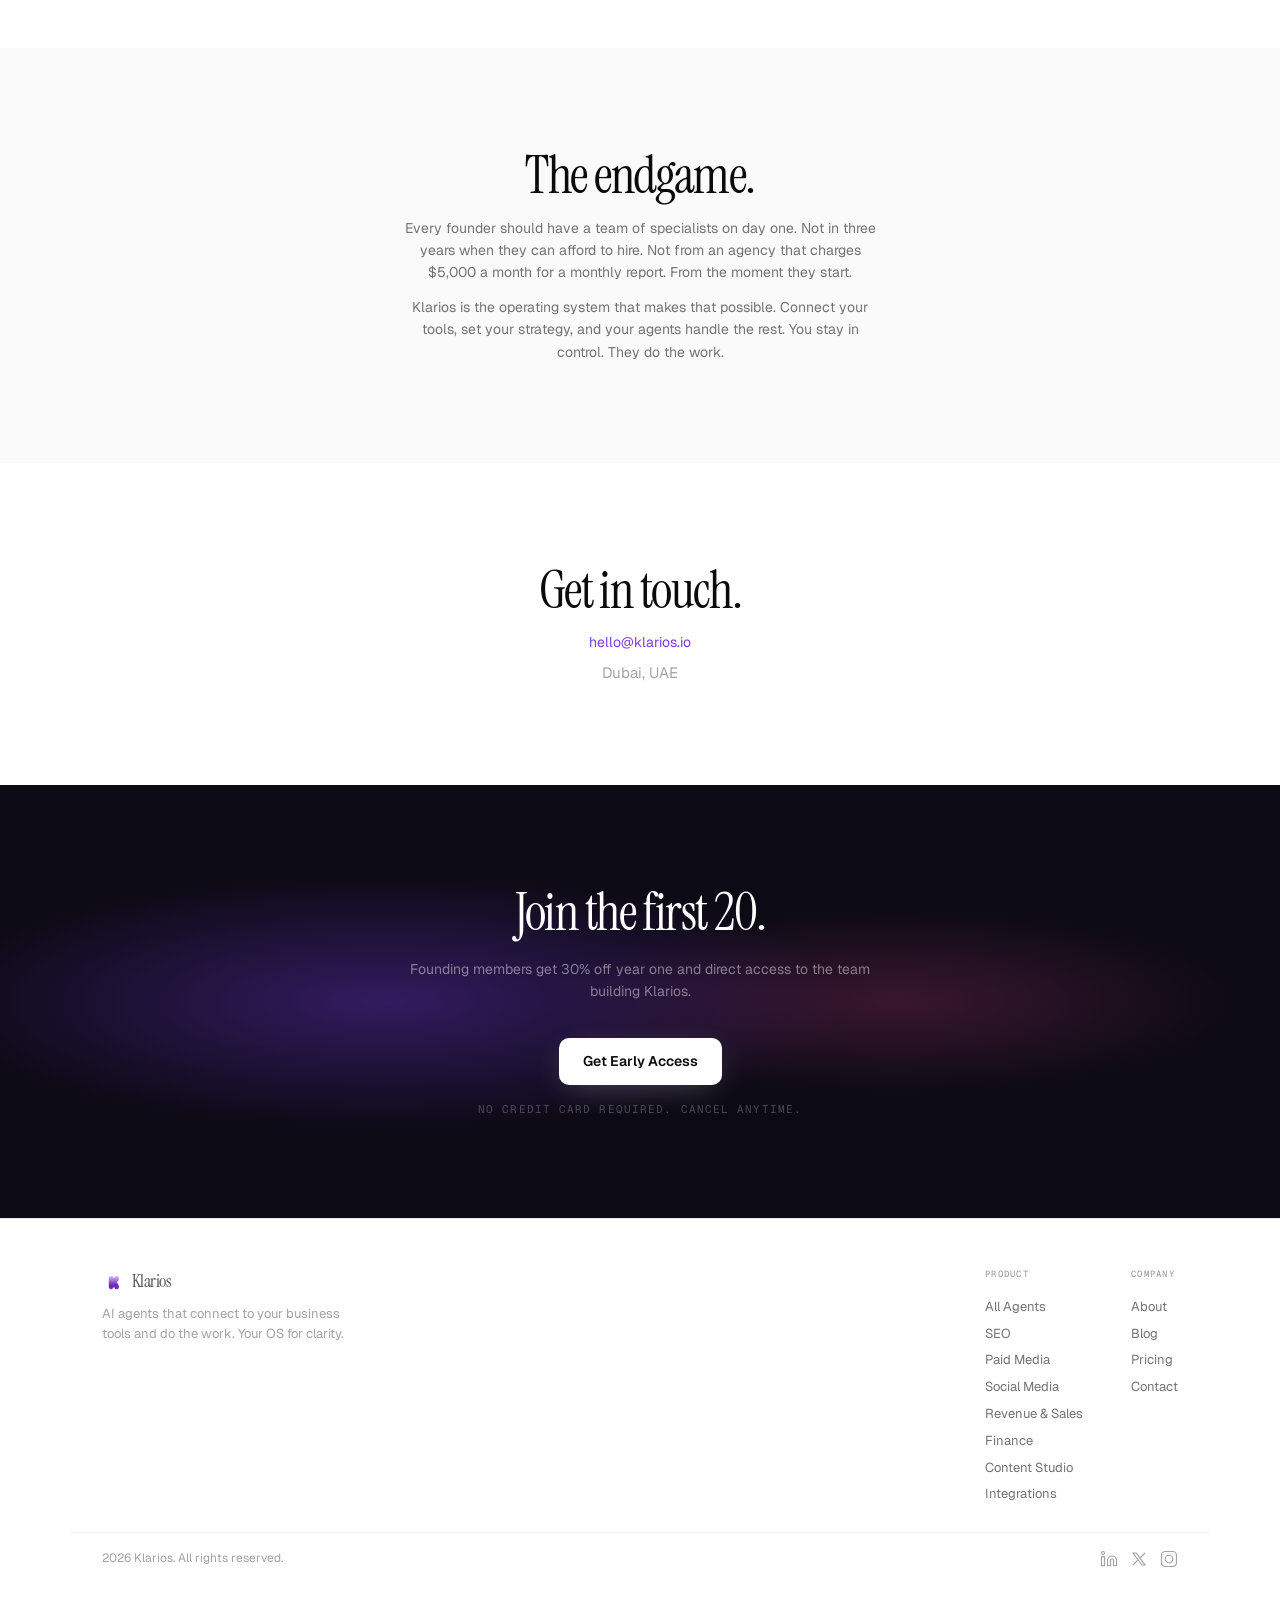
<file: resources/about.html>
<!DOCTYPE html>
<html lang="en">
<head>
<meta charset="utf-8">
<link rel="icon" type="image/png" sizes="32x32" href="/favicon-32.png">
<link rel="icon" type="image/png" sizes="16x16" href="/favicon-16.png">
<link rel="apple-touch-icon" sizes="180x180" href="/apple-touch-icon.png">
<meta name="viewport" content="width=device-width, initial-scale=1.0">
<title>Klarios — About</title>
<meta name="description" content="Built by a founder who needed this. The story behind Klarios, an AI agent platform born from running a real business.">
<meta property="og:title" content="Klarios — About">
<meta property="og:description" content="Built by a founder who needed this.">
<meta property="og:type" content="website">
<meta property="og:url" content="https://klarios.io/resources/about">
<link rel="preconnect" href="https://fonts.googleapis.com">
<link rel="preconnect" href="https://fonts.gstatic.com" crossorigin>
<link href="https://fonts.googleapis.com/css2?family=Instrument+Serif:ital@0;1&family=Geist:wght@300;400;500;600&family=Geist+Mono:wght@400;500&display=swap" rel="stylesheet">
<link rel="stylesheet" href="/styles.css">
<style>.nav-wrap { background:rgba(255,255,255,.88); backdrop-filter:saturate(180%) blur(20px); -webkit-backdrop-filter:saturate(180%) blur(20px); box-shadow:0 1px 0 rgba(0,0,0,.06); } .nav-wrap .nav-word { color:var(--ink) !important; } .nav-wrap .nav-link { color:var(--grey-600) !important; } .nav-wrap .nav-link:hover { background:var(--grey-100) !important; color:var(--ink) !important; }</style>
</head>
<body>

<!-- ====== NAV ====== -->
<header class="nav-wrap" id="navWrap">
<nav class="nav">
  <a href="/" class="nav-brand">
    <img src="/logo.png" alt="Klarios" class="nav-logo">
    <span class="nav-word">Klarios</span>
  </a>
  <div class="nav-center">
    <div class="nav-dropdown">
      <span class="nav-link">Product <svg viewBox="0 0 24 24" fill="none" stroke="currentColor" stroke-width="2"><path d="m6 9 6 6 6-6"/></svg></span>
      <div class="nav-mega wide">
        <div class="mega-cols">
          <div>
            <div class="mega-group-title">Agents</div>
            <a href="/product/agents" class="mega-item"><div class="mega-icon"><svg viewBox="0 0 24 24" fill="none" stroke="currentColor" stroke-width="1.6"><circle cx="12" cy="12" r="3"/><path d="M12 1v2M12 21v2M4.22 4.22l1.42 1.42M18.36 18.36l1.42 1.42M1 12h2M21 12h2M4.22 19.78l1.42-1.42M18.36 5.64l1.42-1.42"/></svg></div><div class="mega-text"><div class="mt-name">All Agents</div><div class="mt-desc">Overview of how your AI team works.</div></div></a>
            <a href="/product/seo" class="mega-item"><div class="mega-icon"><svg viewBox="0 0 24 24" fill="none" stroke="currentColor" stroke-width="1.6"><circle cx="11" cy="11" r="7"/><path d="m20 20-3.5-3.5"/></svg></div><div class="mega-text"><div class="mt-name">SEO</div><div class="mt-desc">Audit, write, publish. Directly to your site.</div></div></a>
            <a href="/product/paid-media" class="mega-item"><div class="mega-icon"><svg viewBox="0 0 24 24" fill="none" stroke="currentColor" stroke-width="1.6"><rect x="2" y="5" width="20" height="14" rx="2"/><path d="M2 10h20"/></svg></div><div class="mega-text"><div class="mt-name">Paid Media</div><div class="mt-desc">Create Meta campaigns from chat.</div></div></a>
            <a href="/product/social-media" class="mega-item"><div class="mega-icon"><svg viewBox="0 0 24 24" fill="none" stroke="currentColor" stroke-width="1.6"><path d="M21 11.5a8.38 8.38 0 0 1-.9 3.8 8.5 8.5 0 0 1-7.6 4.7 8.38 8.38 0 0 1-3.8-.9L3 21l1.9-5.7a8.38 8.38 0 0 1-.9-3.8 8.5 8.5 0 0 1 4.7-7.6 8.38 8.38 0 0 1 3.8-.9h.5a8.48 8.48 0 0 1 8 8v.5z"/></svg></div><div class="mega-text"><div class="mt-name">Social Media</div><div class="mt-desc">Calendar, captions, images, posting.</div></div></a>
          </div>
          <div>
            <div class="mega-group-title">Operations</div>
            <a href="/product/revenue-sales" class="mega-item"><div class="mega-icon"><svg viewBox="0 0 24 24" fill="none" stroke="currentColor" stroke-width="1.6"><path d="M16 21v-2a4 4 0 0 0-4-4H6a4 4 0 0 0-4 4v2"/><circle cx="9" cy="7" r="4"/><path d="M22 21v-2a4 4 0 0 0-3-3.87"/><path d="M16 3.13a4 4 0 0 1 0 7.75"/></svg></div><div class="mega-text"><div class="mt-name">Revenue & Sales</div><div class="mt-desc">CRM, pipeline, follow-ups, recovery.</div></div></a>
            <a href="/product/finance" class="mega-item"><div class="mega-icon"><svg viewBox="0 0 24 24" fill="none" stroke="currentColor" stroke-width="1.6"><path d="M12 2v20M17 5H9.5a3.5 3.5 0 0 0 0 7h5a3.5 3.5 0 0 1 0 7H6"/></svg></div><div class="mega-text"><div class="mt-name">Finance</div><div class="mt-desc">P&L, invoices, runway, expenses via Xero.</div></div></a>
            <a href="/product/content-studio" class="mega-item"><div class="mega-icon"><svg viewBox="0 0 24 24" fill="none" stroke="currentColor" stroke-width="1.6"><path d="M12 20h9"/><path d="M16.5 3.5a2.12 2.12 0 0 1 3 3L7 19l-4 1 1-4L16.5 3.5z"/></svg></div><div class="mega-text"><div class="mt-name">Content Studio</div><div class="mt-desc">AI image generation, 7 models, all formats.</div></div></a>
            <a href="/product/integrations" class="mega-item"><div class="mega-icon"><svg viewBox="0 0 24 24" fill="none" stroke="currentColor" stroke-width="1.6"><path d="M10 13a4 4 0 0 0 5.66 0l3-3a4 4 0 1 0-5.66-5.66l-1 1"/><path d="M14 11a4 4 0 0 0-5.66 0l-3 3a4 4 0 1 0 5.66 5.66l1-1"/></svg></div><div class="mega-text"><div class="mt-name">Integrations</div><div class="mt-desc">12 tools. One click each. OAuth.</div></div></a>
          </div>
        </div>
      </div>
    </div>
    <div class="nav-dropdown">
      <span class="nav-link">Resources <svg viewBox="0 0 24 24" fill="none" stroke="currentColor" stroke-width="2"><path d="m6 9 6 6 6-6"/></svg></span>
      <div class="nav-mega narrow">
        <a href="/resources/blog" class="mega-item"><div class="mega-icon"><svg viewBox="0 0 24 24" fill="none" stroke="currentColor" stroke-width="1.6"><path d="M14.5 2H6a2 2 0 0 0-2 2v16a2 2 0 0 0 2 2h12a2 2 0 0 0 2-2V7.5L14.5 2z"/><path d="M14 2v6h6"/></svg></div><div class="mega-text"><div class="mt-name">Blog</div><div class="mt-desc">Insights and product updates.</div></div></a>
        <a href="/resources/about" class="mega-item"><div class="mega-icon"><svg viewBox="0 0 24 24" fill="none" stroke="currentColor" stroke-width="1.6"><circle cx="12" cy="8" r="4"/><path d="M4 21c0-4 4-6 8-6s8 2 8 6"/></svg></div><div class="mega-text"><div class="mt-name">About</div><div class="mt-desc">The founder and the mission.</div></div></a>
      </div>
    </div>
    <a href="/pricing" class="nav-link">Pricing</a>
  </div>
  <div class="nav-right">
    <a href="/#early-access" class="nav-cta">Get Early Access</a>
    <button class="nav-hamburger" id="navHamburger" aria-label="Menu" aria-expanded="false">
      <svg viewBox="0 0 24 24" fill="none" stroke="currentColor" stroke-width="2"><path d="M4 6h16M4 12h16M4 18h16"/></svg>
    </button>
  </div>
</nav>
</header>

<!-- ====== HERO ====== -->
<section class="product-hero">
<div class="container text-center">
  <h1 data-r>Built by a founder who needed this.</h1>
  <p class="hero-sub" data-r data-d="1">Klarios was born from running a real business and being tired of switching between 12 tools, chasing freelancers, and losing track of what matters.</p>
</div>
</section>

<!-- ====== THE STORY ====== -->
<section>
<div class="container">
  <div class="about-story" data-r>
    <p>I started YP Club in Dubai as a solo founder. Within six months I was the marketer, the sales team, the bookkeeper, the content creator, and the customer support line. My mornings looked the same every day: open Meta Ads Manager to check yesterday's spend, switch to Google Search Console to see if anything ranked, log into Xero to chase an overdue invoice, then flip to a Google Sheet that was pretending to be a CRM. By 10am I had touched eight tools and done zero real work.</p>

    <p>I tried agencies. The SEO firm charged $3,000 a month and sent a PDF report I could have pulled from Search Console myself. The ads freelancer disappeared mid-campaign. The virtual assistant needed more managing than the tasks I gave them. What I actually needed was not another dashboard or another person to manage. I needed someone who could do the work. AI was getting good enough to reason through business problems, but nobody had connected it to the actual tools where work happens.</p>

    <p>So I built Klarios. It is an AI agent platform where specialist agents connect directly to your business tools, read your real data, propose actions, and execute them when you approve. The SEO agent connects to Google Search Console and your website, finds keyword gaps, writes a blog post, and publishes it. The Paid Media agent creates Meta campaigns from a conversation. The Revenue agent tracks your pipeline and drafts follow-ups. They are not chatbots giving suggestions. They press the button.</p>

    <p>The platform is live today. The SEO agent has published real blog posts to a production website. The CRM tracks leads from Calendly, Instantly, and manual entry. Content Studio generates images across seven AI models. Paid Media creates and manages campaigns via the Meta API. We are honest about the stage: some agents are further along than others, and we are building in public. What is next is deeper autonomy for Paid Media, Finance write tools through Xero, and Social Media scheduling to Instagram and LinkedIn.</p>

    <p>Klarios is for founders running a real business who cannot afford to hire a marketing team, a sales rep, a bookkeeper, and a social media manager, but cannot afford to ignore those functions either. If you are the person doing everything yourself and know it is not sustainable, this is the platform we are building for you.</p>
  </div>
</div>
</section>

<!-- ====== VISION ====== -->
<section style="background:var(--grey-50)">
<div class="container text-center">
  <div class="section-title" data-r>The endgame.</div>
  <p class="section-sub center" data-r data-d="1">Every founder should have a team of specialists on day one. Not in three years when they can afford to hire. Not from an agency that charges $5,000 a month for a monthly report. From the moment they start.</p>
  <p class="section-sub center" style="margin-top:12px" data-r data-d="2">Klarios is the operating system that makes that possible. Connect your tools, set your strategy, and your agents handle the rest. You stay in control. They do the work.</p>
</div>
</section>

<!-- ====== CONTACT ====== -->
<section>
<div class="container text-center">
  <div class="section-title" data-r>Get in touch.</div>
  <p class="section-sub center" data-r data-d="1"><a href="mailto:hello@klarios.io" style="color:var(--violet);text-decoration:none">hello@klarios.io</a></p>
  <p class="section-sub center" style="margin-top:8px;font-size:15px;color:var(--grey-400)" data-r data-d="2">Dubai, UAE</p>
</div>
</section>

<!-- ====== CTA ====== -->
<section class="cta-section">
<div class="container text-center">
  <div class="section-title" data-r>Join the first 20.</div>
  <p class="section-sub center" data-r data-d="1">Founding members get 30% off year one and direct access to the team building Klarios.</p>
  <a href="/#early-access" class="btn-white" data-r data-d="2">Get Early Access</a>
  <p class="cta-sub-text" data-r data-d="3">No credit card required. Cancel anytime.</p>
</div>
</section>

<!-- ====== FOOTER ====== -->
<footer>
<div class="footer-inner">
  <div><div class="footer-brand"><img src="/logo.png" alt="Klarios" class="nav-logo" style="width:22px;height:22px"><span class="footer-word">Klarios</span></div><p class="footer-desc">AI agents that connect to your business tools and do the work. Your OS for clarity.</p></div>
  <div class="footer-col"><h4>Product</h4><a href="/product/agents">All Agents</a><a href="/product/seo">SEO</a><a href="/product/paid-media">Paid Media</a><a href="/product/social-media">Social Media</a><a href="/product/revenue-sales">Revenue & Sales</a><a href="/product/finance">Finance</a><a href="/product/content-studio">Content Studio</a><a href="/product/integrations">Integrations</a></div>
  <div class="footer-col"><h4>Company</h4><a href="/resources/about">About</a><a href="/resources/blog">Blog</a><a href="/pricing">Pricing</a><a href="mailto:hello@klarios.io">Contact</a></div>
</div>
<div class="footer-bottom">
  <span>2026 Klarios. All rights reserved.</span>
  <div class="footer-social">
    <a href="#" aria-label="LinkedIn"><svg viewBox="0 0 24 24" fill="none" stroke="currentColor" stroke-width="1.6"><path d="M16 8a6 6 0 0 1 6 6v7h-4v-7a2 2 0 0 0-4 0v7h-4v-7a6 6 0 0 1 6-6z"/><rect x="2" y="9" width="4" height="12"/><circle cx="4" cy="4" r="2"/></svg></a>
    <a href="#" aria-label="X"><svg viewBox="0 0 24 24" fill="none" stroke="currentColor" stroke-width="1.6"><path d="M4 4l11.733 16H20L8.267 4z"/><path d="M4 20l6.768-6.768M20 4l-6.768 6.768"/></svg></a>
    <a href="#" aria-label="Instagram"><svg viewBox="0 0 24 24" fill="none" stroke="currentColor" stroke-width="1.6"><rect x="2" y="2" width="20" height="20" rx="5"/><circle cx="12" cy="12" r="5"/></svg></a>
  </div>
</div>
</footer>

<script src="/script.js"></script>
</body>
</html>
</file>
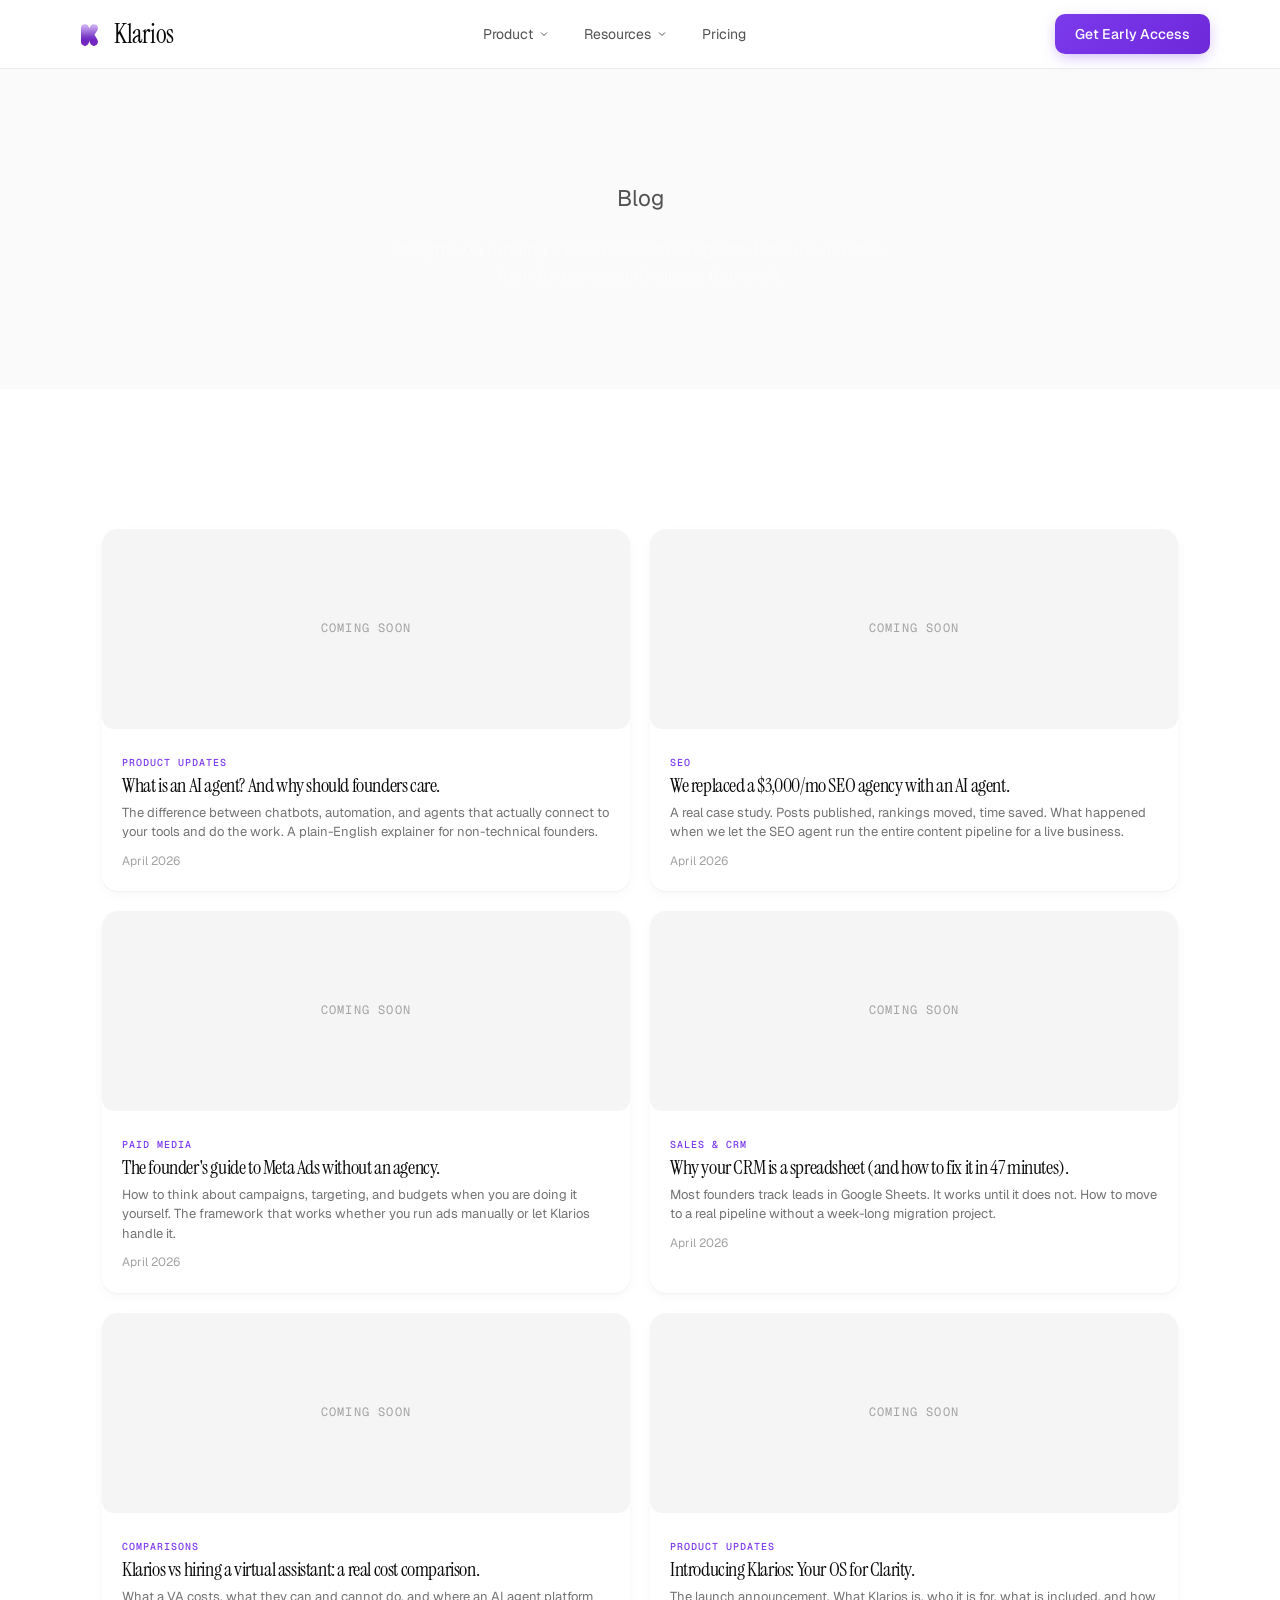
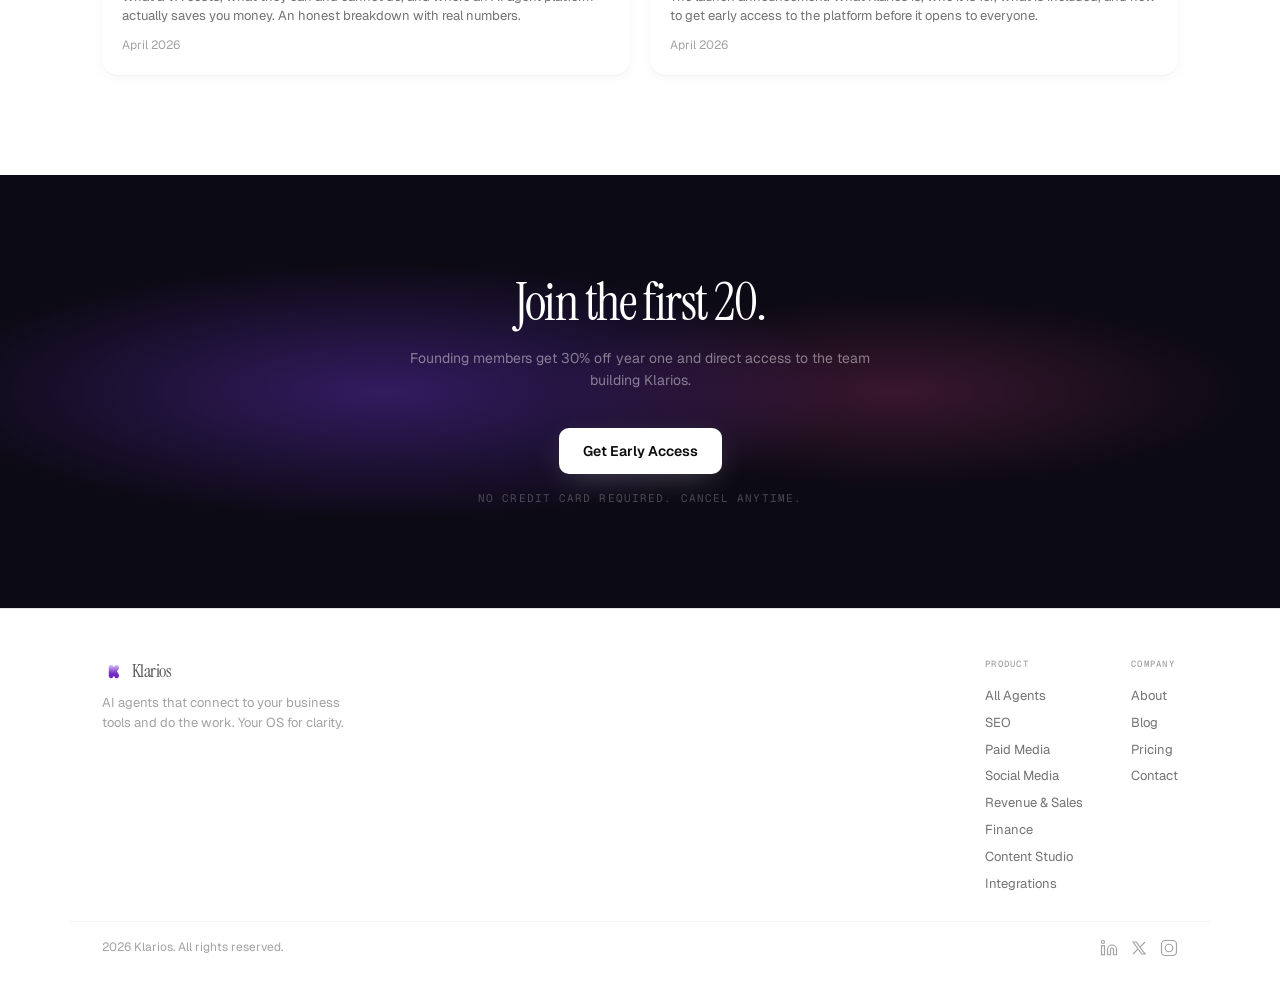
<file: resources/blog.html>
<!DOCTYPE html>
<html lang="en">
<head>
<meta charset="utf-8">
<link rel="icon" type="image/png" sizes="32x32" href="/favicon-32.png">
<link rel="icon" type="image/png" sizes="16x16" href="/favicon-16.png">
<link rel="apple-touch-icon" sizes="180x180" href="/apple-touch-icon.png">
<meta name="viewport" content="width=device-width, initial-scale=1.0">
<title>Klarios — Blog</title>
<meta name="description" content="Insights on running a business with AI agents. Product updates, founder stories, and tactics that work.">
<meta property="og:title" content="Klarios — Blog">
<meta property="og:description" content="Insights on running a business with AI agents. Product updates, founder stories, and tactics that work.">
<meta property="og:type" content="website">
<meta property="og:url" content="https://klarios.io/resources/blog">
<link rel="preconnect" href="https://fonts.googleapis.com">
<link rel="preconnect" href="https://fonts.gstatic.com" crossorigin>
<link href="https://fonts.googleapis.com/css2?family=Instrument+Serif:ital@0;1&family=Geist:wght@300;400;500;600&family=Geist+Mono:wght@400;500&display=swap" rel="stylesheet">
<link rel="stylesheet" href="/styles.css">
<style>.nav-wrap { background:rgba(255,255,255,.88); backdrop-filter:saturate(180%) blur(20px); -webkit-backdrop-filter:saturate(180%) blur(20px); box-shadow:0 1px 0 rgba(0,0,0,.06); } .nav-wrap .nav-word { color:var(--ink) !important; } .nav-wrap .nav-link { color:var(--grey-600) !important; } .nav-wrap .nav-link:hover { background:var(--grey-100) !important; color:var(--ink) !important; }</style>
</head>
<body>

<!-- ====== NAV ====== -->
<header class="nav-wrap" id="navWrap">
<nav class="nav">
  <a href="/" class="nav-brand">
    <img src="/logo.png" alt="Klarios" class="nav-logo">
    <span class="nav-word">Klarios</span>
  </a>
  <div class="nav-center">
    <div class="nav-dropdown">
      <span class="nav-link">Product <svg viewBox="0 0 24 24" fill="none" stroke="currentColor" stroke-width="2"><path d="m6 9 6 6 6-6"/></svg></span>
      <div class="nav-mega wide">
        <div class="mega-cols">
          <div>
            <div class="mega-group-title">Agents</div>
            <a href="/product/agents" class="mega-item"><div class="mega-icon"><svg viewBox="0 0 24 24" fill="none" stroke="currentColor" stroke-width="1.6"><circle cx="12" cy="12" r="3"/><path d="M12 1v2M12 21v2M4.22 4.22l1.42 1.42M18.36 18.36l1.42 1.42M1 12h2M21 12h2M4.22 19.78l1.42-1.42M18.36 5.64l1.42-1.42"/></svg></div><div class="mega-text"><div class="mt-name">All Agents</div><div class="mt-desc">Overview of how your AI team works.</div></div></a>
            <a href="/product/seo" class="mega-item"><div class="mega-icon"><svg viewBox="0 0 24 24" fill="none" stroke="currentColor" stroke-width="1.6"><circle cx="11" cy="11" r="7"/><path d="m20 20-3.5-3.5"/></svg></div><div class="mega-text"><div class="mt-name">SEO</div><div class="mt-desc">Audit, write, publish. Directly to your site.</div></div></a>
            <a href="/product/paid-media" class="mega-item"><div class="mega-icon"><svg viewBox="0 0 24 24" fill="none" stroke="currentColor" stroke-width="1.6"><rect x="2" y="5" width="20" height="14" rx="2"/><path d="M2 10h20"/></svg></div><div class="mega-text"><div class="mt-name">Paid Media</div><div class="mt-desc">Create Meta campaigns from chat.</div></div></a>
            <a href="/product/social-media" class="mega-item"><div class="mega-icon"><svg viewBox="0 0 24 24" fill="none" stroke="currentColor" stroke-width="1.6"><path d="M21 11.5a8.38 8.38 0 0 1-.9 3.8 8.5 8.5 0 0 1-7.6 4.7 8.38 8.38 0 0 1-3.8-.9L3 21l1.9-5.7a8.38 8.38 0 0 1-.9-3.8 8.5 8.5 0 0 1 4.7-7.6 8.38 8.38 0 0 1 3.8-.9h.5a8.48 8.48 0 0 1 8 8v.5z"/></svg></div><div class="mega-text"><div class="mt-name">Social Media</div><div class="mt-desc">Calendar, captions, images, posting.</div></div></a>
          </div>
          <div>
            <div class="mega-group-title">Operations</div>
            <a href="/product/revenue-sales" class="mega-item"><div class="mega-icon"><svg viewBox="0 0 24 24" fill="none" stroke="currentColor" stroke-width="1.6"><path d="M16 21v-2a4 4 0 0 0-4-4H6a4 4 0 0 0-4 4v2"/><circle cx="9" cy="7" r="4"/><path d="M22 21v-2a4 4 0 0 0-3-3.87"/><path d="M16 3.13a4 4 0 0 1 0 7.75"/></svg></div><div class="mega-text"><div class="mt-name">Revenue & Sales</div><div class="mt-desc">CRM, pipeline, follow-ups, recovery.</div></div></a>
            <a href="/product/finance" class="mega-item"><div class="mega-icon"><svg viewBox="0 0 24 24" fill="none" stroke="currentColor" stroke-width="1.6"><path d="M12 2v20M17 5H9.5a3.5 3.5 0 0 0 0 7h5a3.5 3.5 0 0 1 0 7H6"/></svg></div><div class="mega-text"><div class="mt-name">Finance</div><div class="mt-desc">P&L, invoices, runway, expenses via Xero.</div></div></a>
            <a href="/product/content-studio" class="mega-item"><div class="mega-icon"><svg viewBox="0 0 24 24" fill="none" stroke="currentColor" stroke-width="1.6"><path d="M12 20h9"/><path d="M16.5 3.5a2.12 2.12 0 0 1 3 3L7 19l-4 1 1-4L16.5 3.5z"/></svg></div><div class="mega-text"><div class="mt-name">Content Studio</div><div class="mt-desc">AI image generation, 7 models, all formats.</div></div></a>
            <a href="/product/integrations" class="mega-item"><div class="mega-icon"><svg viewBox="0 0 24 24" fill="none" stroke="currentColor" stroke-width="1.6"><path d="M10 13a4 4 0 0 0 5.66 0l3-3a4 4 0 1 0-5.66-5.66l-1 1"/><path d="M14 11a4 4 0 0 0-5.66 0l-3 3a4 4 0 1 0 5.66 5.66l1-1"/></svg></div><div class="mega-text"><div class="mt-name">Integrations</div><div class="mt-desc">12 tools. One click each. OAuth.</div></div></a>
          </div>
        </div>
      </div>
    </div>
    <div class="nav-dropdown">
      <span class="nav-link">Resources <svg viewBox="0 0 24 24" fill="none" stroke="currentColor" stroke-width="2"><path d="m6 9 6 6 6-6"/></svg></span>
      <div class="nav-mega narrow">
        <a href="/resources/blog" class="mega-item"><div class="mega-icon"><svg viewBox="0 0 24 24" fill="none" stroke="currentColor" stroke-width="1.6"><path d="M14.5 2H6a2 2 0 0 0-2 2v16a2 2 0 0 0 2 2h12a2 2 0 0 0 2-2V7.5L14.5 2z"/><path d="M14 2v6h6"/></svg></div><div class="mega-text"><div class="mt-name">Blog</div><div class="mt-desc">Insights and product updates.</div></div></a>
        <a href="/resources/about" class="mega-item"><div class="mega-icon"><svg viewBox="0 0 24 24" fill="none" stroke="currentColor" stroke-width="1.6"><circle cx="12" cy="8" r="4"/><path d="M4 21c0-4 4-6 8-6s8 2 8 6"/></svg></div><div class="mega-text"><div class="mt-name">About</div><div class="mt-desc">The founder and the mission.</div></div></a>
      </div>
    </div>
    <a href="/pricing" class="nav-link">Pricing</a>
  </div>
  <div class="nav-right">
    <a href="/#early-access" class="nav-cta">Get Early Access</a>
    <button class="nav-hamburger" id="navHamburger" aria-label="Menu" aria-expanded="false">
      <svg viewBox="0 0 24 24" fill="none" stroke="currentColor" stroke-width="2"><path d="M4 6h16M4 12h16M4 18h16"/></svg>
    </button>
  </div>
</nav>
</header>

<!-- ====== HERO ====== -->
<section class="product-hero">
<div class="container text-center">
  <h1 data-r>Blog</h1>
  <p class="hero-sub" data-r data-d="1">Insights on running a business with AI agents. Product updates, founder stories, and tactics that work.</p>
</div>
</section>

<!-- ====== BLOG GRID ====== -->
<section>
<div class="container">
  <div class="blog-grid" data-r>

    <div class="blog-card" data-r data-d="1">
      <div class="blog-card-img" style="background:var(--grey-100);display:flex;align-items:center;justify-content:center;color:var(--grey-400);font-family:var(--mono);font-size:12px;text-transform:uppercase;letter-spacing:.1em;min-height:200px;border-radius:12px">Coming soon</div>
      <div class="blog-card-body">
        <span class="blog-card-cat">Product Updates</span>
        <h3>What is an AI agent? And why should founders care.</h3>
        <p>The difference between chatbots, automation, and agents that actually connect to your tools and do the work. A plain-English explainer for non-technical founders.</p>
        <div class="blog-card-meta">April 2026</div>
      </div>
    </div>

    <div class="blog-card" data-r data-d="2">
      <div class="blog-card-img" style="background:var(--grey-100);display:flex;align-items:center;justify-content:center;color:var(--grey-400);font-family:var(--mono);font-size:12px;text-transform:uppercase;letter-spacing:.1em;min-height:200px;border-radius:12px">Coming soon</div>
      <div class="blog-card-body">
        <span class="blog-card-cat">SEO</span>
        <h3>We replaced a $3,000/mo SEO agency with an AI agent.</h3>
        <p>A real case study. Posts published, rankings moved, time saved. What happened when we let the SEO agent run the entire content pipeline for a live business.</p>
        <div class="blog-card-meta">April 2026</div>
      </div>
    </div>

    <div class="blog-card" data-r data-d="3">
      <div class="blog-card-img" style="background:var(--grey-100);display:flex;align-items:center;justify-content:center;color:var(--grey-400);font-family:var(--mono);font-size:12px;text-transform:uppercase;letter-spacing:.1em;min-height:200px;border-radius:12px">Coming soon</div>
      <div class="blog-card-body">
        <span class="blog-card-cat">Paid Media</span>
        <h3>The founder's guide to Meta Ads without an agency.</h3>
        <p>How to think about campaigns, targeting, and budgets when you are doing it yourself. The framework that works whether you run ads manually or let Klarios handle it.</p>
        <div class="blog-card-meta">April 2026</div>
      </div>
    </div>

    <div class="blog-card" data-r data-d="4">
      <div class="blog-card-img" style="background:var(--grey-100);display:flex;align-items:center;justify-content:center;color:var(--grey-400);font-family:var(--mono);font-size:12px;text-transform:uppercase;letter-spacing:.1em;min-height:200px;border-radius:12px">Coming soon</div>
      <div class="blog-card-body">
        <span class="blog-card-cat">Sales & CRM</span>
        <h3>Why your CRM is a spreadsheet (and how to fix it in 47 minutes).</h3>
        <p>Most founders track leads in Google Sheets. It works until it does not. How to move to a real pipeline without a week-long migration project.</p>
        <div class="blog-card-meta">April 2026</div>
      </div>
    </div>

    <div class="blog-card" data-r data-d="5">
      <div class="blog-card-img" style="background:var(--grey-100);display:flex;align-items:center;justify-content:center;color:var(--grey-400);font-family:var(--mono);font-size:12px;text-transform:uppercase;letter-spacing:.1em;min-height:200px;border-radius:12px">Coming soon</div>
      <div class="blog-card-body">
        <span class="blog-card-cat">Comparisons</span>
        <h3>Klarios vs hiring a virtual assistant: a real cost comparison.</h3>
        <p>What a VA costs, what they can and cannot do, and where an AI agent platform actually saves you money. An honest breakdown with real numbers.</p>
        <div class="blog-card-meta">April 2026</div>
      </div>
    </div>

    <div class="blog-card" data-r data-d="6">
      <div class="blog-card-img" style="background:var(--grey-100);display:flex;align-items:center;justify-content:center;color:var(--grey-400);font-family:var(--mono);font-size:12px;text-transform:uppercase;letter-spacing:.1em;min-height:200px;border-radius:12px">Coming soon</div>
      <div class="blog-card-body">
        <span class="blog-card-cat">Product Updates</span>
        <h3>Introducing Klarios: Your OS for Clarity.</h3>
        <p>The launch announcement. What Klarios is, who it is for, what is included, and how to get early access to the platform before it opens to everyone.</p>
        <div class="blog-card-meta">April 2026</div>
      </div>
    </div>

  </div>
</div>
</section>

<!-- ====== CTA ====== -->
<section class="cta-section">
<div class="container text-center">
  <div class="section-title" data-r>Join the first 20.</div>
  <p class="section-sub center" data-r data-d="1">Founding members get 30% off year one and direct access to the team building Klarios.</p>
  <a href="/#early-access" class="btn-white" data-r data-d="2">Get Early Access</a>
  <p class="cta-sub-text" data-r data-d="3">No credit card required. Cancel anytime.</p>
</div>
</section>

<!-- ====== FOOTER ====== -->
<footer>
<div class="footer-inner">
  <div><div class="footer-brand"><img src="/logo.png" alt="Klarios" class="nav-logo" style="width:22px;height:22px"><span class="footer-word">Klarios</span></div><p class="footer-desc">AI agents that connect to your business tools and do the work. Your OS for clarity.</p></div>
  <div class="footer-col"><h4>Product</h4><a href="/product/agents">All Agents</a><a href="/product/seo">SEO</a><a href="/product/paid-media">Paid Media</a><a href="/product/social-media">Social Media</a><a href="/product/revenue-sales">Revenue & Sales</a><a href="/product/finance">Finance</a><a href="/product/content-studio">Content Studio</a><a href="/product/integrations">Integrations</a></div>
  <div class="footer-col"><h4>Company</h4><a href="/resources/about">About</a><a href="/resources/blog">Blog</a><a href="/pricing">Pricing</a><a href="mailto:hello@klarios.io">Contact</a></div>
</div>
<div class="footer-bottom">
  <span>2026 Klarios. All rights reserved.</span>
  <div class="footer-social">
    <a href="#" aria-label="LinkedIn"><svg viewBox="0 0 24 24" fill="none" stroke="currentColor" stroke-width="1.6"><path d="M16 8a6 6 0 0 1 6 6v7h-4v-7a2 2 0 0 0-4 0v7h-4v-7a6 6 0 0 1 6-6z"/><rect x="2" y="9" width="4" height="12"/><circle cx="4" cy="4" r="2"/></svg></a>
    <a href="#" aria-label="X"><svg viewBox="0 0 24 24" fill="none" stroke="currentColor" stroke-width="1.6"><path d="M4 4l11.733 16H20L8.267 4z"/><path d="M4 20l6.768-6.768M20 4l-6.768 6.768"/></svg></a>
    <a href="#" aria-label="Instagram"><svg viewBox="0 0 24 24" fill="none" stroke="currentColor" stroke-width="1.6"><rect x="2" y="2" width="20" height="20" rx="5"/><circle cx="12" cy="12" r="5"/></svg></a>
  </div>
</div>
</footer>

<script src="/script.js"></script>
</body>
</html>
</file>
<file: styles.css>
/* ================================================================
   KLARIOS — Brand System CSS v2.0
   April 2026
   ================================================================ */

/* Reset */
*, *::before, *::after { margin:0; padding:0; box-sizing:border-box; }
html { scroll-behavior:smooth; }
h1,h2,h3,h4,h5,h6 { font-weight:400; }
body {
  background:#fff; color:var(--body);
  font-family:var(--sans);
  font-size:15px; line-height:1.6;
  -webkit-font-smoothing:antialiased;
  -moz-osx-font-smoothing:grayscale;
  overflow-x:hidden;
}
a { color:inherit; text-decoration:none; }
button { font-family:inherit; cursor:pointer; border:none; background:none; }
img, svg { display:block; max-width:100%; }
ul, ol { list-style:none; }

/* ================================================================
   TOKENS
   ================================================================ */
:root {
  /* Neutrals */
  --ink: #0A0A0A;
  --body: #525252;
  --bg: #fff;
  --grey-50: #FAFAFA;
  --grey-100: #F5F5F5;
  --grey-200: #E5E5E5;
  --grey-300: #D4D4D4;
  --grey-400: #A3A3A3;
  --grey-500: #737373;
  --grey-600: #525252;
  --grey-700: #404040;
  --grey-800: #262626;

  /* Warm neutrals (app surfaces) */
  --stone: #F7F6F2;
  --stone-2: #F2F0EA;
  --border: #E8E6E1;
  --border-2: #D8D5CE;
  --muted: #8B8680;
  --muted-2: #6B6661;
  --muted-3: #A8A39D;

  /* Brand violet */
  --violet: #7C3AED;
  --violet-deep: #6D28D9;
  --violet-light: #C4B5FD;
  --violet-50: #F5F3FF;
  --violet-100: #EDE9FE;
  --gradient: linear-gradient(135deg, #7C3AED 0%, #6D28D9 100%);

  /* Status */
  --green: #10B981;
  --green-bg: #ECFDF5;
  --amber: #F59E0B;
  --amber-bg: #FFFBEB;
  --red: #EF4444;
  --red-bg: #FEF2F2;
  --blue: #3B82F6;
  --blue-bg: #EFF6FF;
  --pink: #F472B6;

  /* Type */
  --serif: 'Instrument Serif', Georgia, serif;
  --sans: 'Geist', -apple-system, system-ui, sans-serif;
  --mono: 'Geist Mono', ui-monospace, monospace;

  /* Motion */
  --ease: cubic-bezier(.23, 1, .32, 1);

  /* Shadows (Stripe-inspired multi-layer) */
  --shadow-sm: 0 1px 2px rgba(0,0,0,.04), 0 4px 12px rgba(0,0,0,.03);
  --shadow-md: 0 2px 4px rgba(0,0,0,.03), 0 12px 32px rgba(0,0,0,.06);
  --shadow-lg: 0 4px 8px rgba(0,0,0,.03), 0 24px 56px rgba(0,0,0,.08);
  --shadow-xl: 0 8px 16px rgba(0,0,0,.04), 0 32px 72px rgba(0,0,0,.1);
}

/* ================================================================
   LAYOUT
   ================================================================ */
.container { max-width:1140px; margin:0 auto; padding:0 32px; }
section { padding:100px 0; position:relative; }

/* Dot grid texture — disabled for cleaner look */
.dotgrid > * { position:relative; z-index:1; }

/* ================================================================
   TYPOGRAPHY
   ================================================================ */
.serif { font-family:var(--serif); }
.mono { font-family:var(--mono); }

.eyebrow {
  display:inline-flex; align-items:center; gap:8px;
  font-family:var(--mono); font-size:11px; font-weight:500;
  text-transform:uppercase; letter-spacing:.14em;
  color:var(--grey-400); margin-bottom:20px;
}
.eyebrow .dot {
  width:6px; height:6px; border-radius:50%;
  background:var(--violet);
}

.section-title {
  font-family:var(--serif);
  font-size:clamp(36px, 5vw, 52px);
  line-height:1.08; letter-spacing:-0.03em;
  color:var(--ink);
}
.section-sub {
  font-size:14px; line-height:1.6;
  color:var(--grey-500); max-width:480px;
  margin-top:12px; font-weight:400;
}
.section-sub.center { margin-left:auto; margin-right:auto; }
.text-center { text-align:center; }

/* ================================================================
   SCROLL REVEAL — subtle, fast, SaaS-grade
   ================================================================ */
[data-r] {
  opacity:0; transform:translateY(12px);
  transition:opacity .45s var(--ease), transform .45s var(--ease);
}
[data-r].vis { opacity:1; transform:none; }
[data-r][data-d="1"] { transition-delay:.06s; }
[data-r][data-d="2"] { transition-delay:.12s; }
[data-r][data-d="3"] { transition-delay:.18s; }
[data-r][data-d="4"] { transition-delay:.24s; }
[data-r][data-d="5"] { transition-delay:.3s; }
[data-r][data-d="6"] { transition-delay:.36s; }
[data-r][data-d="7"] { transition-delay:.42s; }

/* ================================================================
   NAVIGATION
   ================================================================ */
.nav-wrap {
  position:fixed; top:0; left:0; right:0; z-index:100;
  padding:14px 32px;
  transition:all .4s var(--ease);
}
.nav-wrap.scrolled {
  background:rgba(255,255,255,.88);
  backdrop-filter:saturate(180%) blur(20px);
  -webkit-backdrop-filter:saturate(180%) blur(20px);
  box-shadow:0 1px 0 rgba(0,0,0,.06);
  padding:10px 32px;
}
.nav {
  max-width:1140px; margin:0 auto;
  display:flex; align-items:center;
}
.nav-brand { display:flex; align-items:center; gap:8px; }
.nav-logo {
  width:36px; height:36px; border-radius:8px;
  object-fit:contain; display:block;
}
.nav-word { line-height:1; }
/* Legacy nav-mark kept for subpages */
.nav-mark {
  width:30px; height:30px; border-radius:9px;
  background:var(--gradient); position:relative;
  box-shadow:0 4px 16px -4px rgba(124,58,237,.55);
}
.nav-mark::after {
  content:""; position:absolute; left:50%; top:50%;
  width:6px; height:6px; border-radius:50%;
  background:rgba(255,255,255,.7); transform:translate(-50%,-50%);
}
.nav-word {
  font-family:var(--serif); font-size:26px; letter-spacing:-0.01em;
}
.nav-wrap:not(.scrolled) .nav-word { color:#fff; }

.nav-center { display:flex; align-items:center; gap:2px; margin:0 auto; }
.nav-link {
  padding:8px 16px; border-radius:10px;
  font-size:14px; font-weight:400; color:var(--grey-600);
  transition:all .2s var(--ease);
}
.nav-link:hover { background:var(--grey-100); color:var(--ink); }
.nav-wrap:not(.scrolled) .nav-link { color:rgba(255,255,255,.65); }
.nav-wrap:not(.scrolled) .nav-link:hover { background:rgba(255,255,255,.1); color:#fff; }

.nav-right { display:flex; align-items:center; gap:8px; }

/* Nav CTA */
.nav-cta {
  padding:9px 20px; border-radius:10px;
  background:var(--gradient); color:#fff;
  font-size:14px; font-weight:500;
  box-shadow:0 4px 16px -4px rgba(124,58,237,.5);
  transition:all .2s var(--ease);
}
.nav-cta:hover { box-shadow:0 6px 20px -4px rgba(124,58,237,.45); }

/* Dropdown trigger */
.nav-dropdown { position:relative; }
.nav-dropdown .nav-link { display:flex; align-items:center; gap:5px; cursor:pointer; }
.nav-dropdown .nav-link svg { width:12px; height:12px; transition:transform .25s var(--ease); }
.nav-dropdown.open .nav-link svg { transform:rotate(180deg); }

/* Mega menu */
.nav-mega {
  position:absolute; top:calc(100% + 12px); left:50%;
  transform:translateX(-50%) translateY(8px);
  background:#fff; border-radius:16px; padding:8px;
  box-shadow:var(--shadow-xl);
  opacity:0; pointer-events:none;
  transition:all .25s var(--ease);
}
.nav-dropdown.open .nav-mega {
  opacity:1; pointer-events:auto;
  transform:translateX(-50%) translateY(0);
}
.nav-mega.wide { width:580px; }
.nav-mega.narrow { width:280px; }
.mega-cols { display:grid; grid-template-columns:1fr 1fr; gap:2px; }
.mega-group-title {
  font-family:var(--mono); font-size:9px; font-weight:500;
  text-transform:uppercase; letter-spacing:.14em;
  color:var(--grey-400); padding:12px 14px 6px;
}
.mega-item {
  display:flex; align-items:flex-start; gap:12px;
  padding:10px 14px; border-radius:12px;
  transition:background .15s; cursor:pointer;
}
.mega-item:hover { background:var(--grey-50); }
.mega-icon {
  width:34px; height:34px; border-radius:9px;
  background:var(--violet-50); color:var(--violet);
  display:flex; align-items:center; justify-content:center; flex:none;
}
.mega-icon svg { width:16px; height:16px; }
.mega-text .mt-name { font-size:14px; font-weight:500; color:var(--ink); }
.mega-text .mt-desc { font-size:12.5px; color:var(--grey-500); line-height:1.45; margin-top:2px; }

/* Mobile nav */
.nav-hamburger {
  display:none; width:36px; height:36px;
  border-radius:8px; align-items:center; justify-content:center;
  color:var(--grey-600); background:transparent;
  transition:background .15s;
}
.nav-hamburger:hover { background:var(--grey-100); }
.nav-hamburger svg { width:20px; height:20px; }
.nav-wrap:not(.scrolled) .nav-hamburger { color:rgba(255,255,255,.7); }
.nav-wrap:not(.scrolled) .nav-hamburger:hover { background:rgba(255,255,255,.1); }

/* ================================================================
   HERO (dark)
   ================================================================ */
.hero {
  min-height:100vh; position:relative; overflow:hidden;
  display:flex; flex-direction:column; align-items:center; justify-content:center;
  padding:140px 32px 100px; text-align:center;
  background:#0c0a14;
}
.hero::before {
  content:""; position:absolute; inset:0;
  background:
    radial-gradient(ellipse 70% 50% at 25% 40%, rgba(124,58,237,.3) 0%, transparent 60%),
    radial-gradient(ellipse 50% 40% at 70% 30%, rgba(196,181,253,.15) 0%, transparent 55%),
    radial-gradient(ellipse 40% 50% at 50% 70%, rgba(59,130,246,.1) 0%, transparent 50%);
  animation:meshDrift 20s ease-in-out infinite alternate;
}
.hero::after {
  content:""; position:absolute; inset:0; opacity:.2;
  background-image:url("data:image/svg+xml,%3Csvg viewBox='0 0 256 256' xmlns='http://www.w3.org/2000/svg'%3E%3Cfilter id='n'%3E%3CfeTurbulence type='fractalNoise' baseFrequency='.8' numOctaves='4' stitchTiles='stitch'/%3E%3C/filter%3E%3Crect width='100%25' height='100%25' filter='url(%23n)'/%3E%3C/svg%3E");
  background-size:128px 128px; pointer-events:none; mix-blend-mode:overlay;
}
@keyframes meshDrift {
  0%   { filter:hue-rotate(0deg); transform:scale(1); }
  100% { filter:hue-rotate(8deg); transform:scale(1.03); }
}
.hero > * { position:relative; z-index:2; }

.hero-pill {
  display:inline-flex; align-items:center; gap:6px;
  padding:5px 14px 5px 10px; border-radius:999px;
  background:rgba(255,255,255,.04); border:1px solid rgba(255,255,255,.06);
  font-family:var(--mono); font-size:10px; font-weight:500;
  text-transform:uppercase; letter-spacing:.1em;
  color:var(--violet-light); margin-bottom:28px;
  backdrop-filter:blur(12px);
}
.hero-pill .hp-dot {
  width:6px; height:6px; border-radius:50%;
  background:var(--violet-light);
  box-shadow:0 0 10px var(--violet-light);
  animation:pulse 2s ease-in-out infinite;
}
@keyframes pulse { 0%,100%{opacity:1} 50%{opacity:.35} }

.hero h1 {
  font-family:var(--serif);
  font-size:clamp(48px, 8vw, 84px);
  line-height:.92; letter-spacing:-0.04em; color:#fff;
}
.hero h1 em {
  font-style:italic;
  background:linear-gradient(135deg, var(--violet-light) 0%, #e9d5ff 40%, #c4b5fd 100%);
  -webkit-background-clip:text; background-clip:text;
  -webkit-text-fill-color:transparent;
}
.hero-sub {
  font-size:clamp(15px, 1.8vw, 17px); line-height:1.55;
  color:rgba(255,255,255,.5); max-width:500px;
  margin:20px auto 0; font-weight:300;
}
.hero-ctas {
  display:flex; align-items:center; gap:12px;
  justify-content:center; margin-top:32px;
}
.hero-meta {
  margin-top:20px; font-family:var(--mono); font-size:11px;
  letter-spacing:.14em; text-transform:uppercase;
  color:rgba(255,255,255,.22);
}

/* Hero glass panel */
.hero-glass {
  margin-top:56px; width:100%; max-width:720px;
  background:rgba(255,255,255,.04); border:1px solid rgba(255,255,255,.07);
  border-radius:16px; backdrop-filter:blur(24px);
  -webkit-backdrop-filter:blur(24px);
  padding:18px 22px;
  box-shadow:0 24px 64px -20px rgba(0,0,0,.4);
}
.hg-head {
  display:flex; align-items:center; justify-content:space-between;
  margin-bottom:16px; padding-bottom:12px;
  border-bottom:1px solid rgba(255,255,255,.06);
}
.hg-title { font-family:var(--serif); font-size:18px; color:#fff; }
.hg-live {
  display:inline-flex; align-items:center; gap:6px;
  font-family:var(--mono); font-size:9px; font-weight:600;
  text-transform:uppercase; letter-spacing:.1em; color:var(--green);
}
.hg-live .live-dot {
  width:6px; height:6px; border-radius:50%;
  background:var(--green); box-shadow:0 0 8px var(--green);
  animation:pulse 2s ease-in-out infinite;
}
.hg-rows { display:flex; flex-direction:column; gap:4px; }
.hg-row {
  display:flex; align-items:center; gap:10px;
  padding:8px 12px; border-radius:8px;
  background:rgba(255,255,255,.03); transition:background .2s;
}
.hg-row:hover { background:rgba(255,255,255,.06); }
.hg-dot { width:8px; height:8px; border-radius:50%; flex:none; }
.hg-agent { font-size:12px; color:rgba(255,255,255,.75); font-weight:500; flex:1; }
.hg-msg { font-size:11px; color:rgba(255,255,255,.35); flex:2; min-width:0; overflow:hidden; text-overflow:ellipsis; white-space:nowrap; }
.hg-pill {
  font-family:var(--mono); font-size:8.5px; font-weight:600;
  text-transform:uppercase; letter-spacing:.08em;
  padding:3px 8px; border-radius:6px; flex:none;
}
.hg-pill.t { background:rgba(124,58,237,.18); color:var(--violet-light); }
.hg-pill.d { background:rgba(16,185,129,.15); color:#6ee7b7; }
.hg-pill.w { background:rgba(245,158,11,.15); color:#fcd34d; }

/* ================================================================
   BUTTONS
   ================================================================ */
.btn-primary {
  display:inline-flex; align-items:center; gap:8px;
  padding:12px 24px; border-radius:10px;
  background:var(--gradient); color:#fff;
  font-size:14px; font-weight:500;
  box-shadow:0 8px 28px -8px rgba(124,58,237,.55);
  transition:all .3s var(--ease);
}
.btn-primary:hover { box-shadow:0 8px 24px -6px rgba(124,58,237,.5); }

.btn-white {
  display:inline-flex; align-items:center; gap:8px;
  padding:12px 24px; border-radius:10px;
  background:#fff; color:var(--ink);
  font-size:14px; font-weight:600;
  box-shadow:0 8px 32px -8px rgba(255,255,255,.25);
  transition:all .3s var(--ease);
}
.btn-white:hover { box-shadow:0 8px 24px -6px rgba(255,255,255,.25); }

.btn-ghost {
  display:inline-flex; align-items:center; gap:8px;
  padding:12px 22px; border-radius:10px;
  background:rgba(255,255,255,.06); border:1px solid rgba(255,255,255,.12);
  color:rgba(255,255,255,.8); font-size:14px; font-weight:400;
  backdrop-filter:blur(8px); transition:all .3s var(--ease);
}
.btn-ghost:hover { background:rgba(255,255,255,.12); color:#fff; }

.btn-ghost-light {
  display:inline-flex; align-items:center; gap:8px;
  padding:12px 22px; border-radius:12px;
  background:var(--grey-50); border:1px solid var(--grey-200);
  color:var(--grey-700); font-size:14px; font-weight:500;
  transition:all .2s var(--ease);
}
.btn-ghost-light:hover { background:var(--grey-100); color:var(--ink); }

.btn-sm {
  padding:10px 20px; border-radius:10px; font-size:14px;
}

/* ================================================================
   CARDS
   ================================================================ */
.agent-grid {
  display:grid; grid-template-columns:repeat(3,1fr);
  gap:16px; margin-top:56px; text-align:left;
}
@media (max-width:900px) { .agent-grid { grid-template-columns:1fr; } }

.card {
  background:#fff; border-radius:14px; padding:22px 20px;
  border:1px solid var(--grey-200);
  transition:all .4s var(--ease);
}
.card:hover { border-color:var(--grey-300); box-shadow:var(--shadow-sm); }
.card-icon {
  width:36px; height:36px; border-radius:9px;
  background:var(--violet-50); color:var(--violet);
  display:flex; align-items:center; justify-content:center;
  margin-bottom:14px; transition:background .3s var(--ease);
}
.card:hover .card-icon { background:var(--violet-100); }
.card-icon svg { width:16px; height:16px; }
.card h3 {
  font-family:var(--serif); font-size:20px;
  letter-spacing:-0.02em; line-height:1.1; color:var(--ink);
}
.card p { font-size:13px; color:var(--grey-500); margin-top:6px; line-height:1.5; }

/* Card tag badges */
.card-tag {
  display:inline-flex; align-items:center; gap:5px;
  font-family:var(--mono); font-size:9px; font-weight:600;
  text-transform:uppercase; letter-spacing:.08em;
  padding:3px 8px; border-radius:6px; margin-top:14px;
}
.card-tag.seen { background:var(--violet-50); color:var(--violet); }
.card-tag.leads { background:var(--blue-bg); color:var(--blue); }
.card-tag.profit { background:var(--green-bg); color:var(--green); }
.card-tag.oversight { background:var(--grey-100); color:var(--grey-600); }

/* Feature bullets (violet left-border accent) */
.feature-bullets { display:flex; flex-direction:column; gap:8px; margin-top:18px; }
.feature-bullet {
  border-left:2px solid var(--violet);
  padding-left:10px; font-size:12px; color:var(--grey-600); line-height:1.5;
}

/* ================================================================
   THREE VALUE PILLARS
   ================================================================ */
.pillars { display:grid; grid-template-columns:repeat(3,1fr); gap:12px; margin-top:40px; }
.pillar {
  background:#fff; border-radius:14px; padding:24px 20px;
  border:1px solid var(--grey-200);
  transition:all .4s var(--ease);
}
.pillar:hover { border-color:var(--grey-300); box-shadow:var(--shadow-sm); }
.pillar-icon {
  width:48px; height:48px; border-radius:12px;
  display:flex; align-items:center; justify-content:center;
  margin-bottom:16px;
}
.pillar-icon svg { width:24px; height:24px; }
.pillar-icon.seen { background:var(--violet-50); color:var(--violet); }
.pillar-icon.leads { background:var(--blue-bg); color:var(--blue); }
.pillar-icon.profit { background:var(--green-bg); color:var(--green); }
.pillar h3 {
  font-family:var(--serif); font-size:22px;
  letter-spacing:-0.02em; color:var(--ink);
}
.pillar p { font-size:13px; color:var(--grey-500); margin-top:6px; line-height:1.55; }

/* Pillar number variant (used on homepage) */
.pillar-num {
  font-family:var(--mono); font-size:11px; font-weight:500;
  color:var(--violet); letter-spacing:.06em;
  margin-bottom:14px;
}

/* Compact agent grid (3-col on homepage) */
.agent-grid.compact { grid-template-columns:repeat(3,1fr); margin-top:36px; }

/* ================================================================
   STEPS (how it works)
   ================================================================ */
.steps { display:grid; grid-template-columns:repeat(3,1fr); gap:12px; margin-top:40px; }
.step-card {
  background:#fff; border-radius:14px; padding:24px 22px;
  border:1px solid var(--grey-200);
  position:relative; overflow:hidden;
  transition:all .4s var(--ease);
  counter-increment:step;
}
.step-card:hover { border-color:var(--grey-300); box-shadow:var(--shadow-sm); }
.step-card::before {
  content:counter(step, decimal-leading-zero);
  font-family:var(--serif); font-size:72px; line-height:1;
  color:var(--grey-100); position:absolute; top:-4px; right:10px;
  pointer-events:none; transition:color .3s var(--ease);
}
.step-card:hover::before { color:var(--violet-50); }
.step-card h3 {
  font-family:var(--serif); font-size:20px;
  letter-spacing:-0.02em; margin-bottom:8px;
  position:relative; color:var(--ink);
}
.step-card p { font-size:13px; color:var(--grey-500); line-height:1.55; position:relative; }

/* ================================================================
   FEATURE SECTION (two-column: text + visual)
   ================================================================ */
.feature-split {
  display:grid; grid-template-columns:1fr 1fr;
  gap:40px; align-items:center;
}
.feature-split.reverse { direction:rtl; }
.feature-split.reverse > * { direction:ltr; }
.feature-text .eyebrow { margin-bottom:12px; }
.feature-text h2 {
  font-family:var(--serif);
  font-size:clamp(28px, 3.5vw, 36px);
  line-height:1.1; letter-spacing:-0.025em; color:var(--ink);
}
.feature-text p { font-size:14px; color:var(--grey-500); margin-top:10px; line-height:1.55; }
.feature-text .feature-bullets { margin-top:16px; }
.feature-visual {
  background:var(--grey-50); border-radius:16px;
  padding:20px; min-height:300px;
  box-shadow:var(--shadow-sm);
  display:flex; align-items:center; justify-content:center;
}

/* ================================================================
   BENTO GRID
   ================================================================ */
.bento-grid {
  display:grid; grid-template-columns:1fr 1fr;
  gap:16px; margin-top:64px;
}
.bento-card {
  background:#fff; border-radius:20px;
  padding:32px; text-align:left;
  box-shadow:var(--shadow-sm); overflow:hidden;
  transition:all .5s var(--ease);
}
.bento-card:hover { transform:translateY(-4px); box-shadow:var(--shadow-lg); }
.bento-card.wide { grid-column:span 2; }
.bento-card .bc-eyebrow {
  font-family:var(--mono); font-size:10px; font-weight:500;
  text-transform:uppercase; letter-spacing:.12em;
  color:var(--grey-400); margin-bottom:12px;
}
.bento-card h3 {
  font-family:var(--serif); font-size:28px;
  letter-spacing:-0.02em; line-height:1.15; color:var(--ink);
}
.bento-card p { font-size:14px; color:var(--grey-500); margin-top:8px; line-height:1.55; max-width:400px; }

/* Mini product UI inside bento */
.bento-ui {
  margin-top:24px; background:var(--grey-50);
  border-radius:12px; padding:8px;
}
.bu-row {
  display:flex; align-items:center; gap:10px;
  padding:10px 12px; border-radius:8px; transition:background .15s;
}
.bu-row:hover { background:#fff; }
.bu-dot { width:8px; height:8px; border-radius:50%; flex:none; }
.bu-label { font-size:13px; color:var(--grey-600); flex:1; }
.bu-pill {
  font-family:var(--mono); font-size:9px; font-weight:600;
  text-transform:uppercase; letter-spacing:.06em;
  padding:3px 8px; border-radius:6px;
}
.bu-pill.g { background:rgba(16,185,129,.1); color:var(--green); }
.bu-pill.v { background:var(--violet-50); color:var(--violet); }
.bu-pill.a { background:rgba(245,158,11,.1); color:#D97706; }
.bu-val { margin-left:auto; font-family:var(--mono); font-size:11px; color:var(--grey-400); }

/* Dark variant bento card */
.bento-card.gradient {
  background:linear-gradient(135deg, #0c0a14 0%, #1a1030 40%, #2d1b4e 100%);
}
.bento-card.gradient h3 { color:#fff; }
.bento-card.gradient p { color:rgba(255,255,255,.5); }
.bento-card.gradient .bc-eyebrow { color:rgba(255,255,255,.35); }
.bento-card.gradient .bento-ui {
  background:rgba(255,255,255,.04); border:1px solid rgba(255,255,255,.06);
}
.bento-card.gradient .bu-row:hover { background:rgba(255,255,255,.04); }
.bento-card.gradient .bu-label { color:rgba(255,255,255,.65); }

.bento-card.wide .bc-inner { display:flex; gap:32px; }
.bento-card.wide .bc-text { flex:1; }
.bento-card.wide .bento-ui { flex:1; margin-top:0; }

/* ================================================================
   MARQUEE (tool scroll)
   ================================================================ */
.marquee-wrap { margin-top:56px; overflow:hidden; }
.marquee-row { display:flex; gap:12px; width:max-content; }
.marquee-row.left { animation:marqueeL 45s linear infinite; }
.marquee-row.right { animation:marqueeR 45s linear infinite; margin-top:12px; }
@keyframes marqueeL { 0%{transform:translateX(0)} 100%{transform:translateX(-50%)} }
@keyframes marqueeR { 0%{transform:translateX(-50%)} 100%{transform:translateX(0)} }
.tool-tile {
  width:72px; height:72px; border-radius:14px;
  background:#fff; flex:none;
  display:flex; align-items:center; justify-content:center;
  box-shadow:var(--shadow-sm);
  transition:all .4s var(--ease);
}
.tool-tile:hover { transform:translateY(-4px); box-shadow:var(--shadow-md); }
.tool-tile svg { width:28px; height:28px; color:var(--grey-400); }

/* ================================================================
   INTEGRATIONS CHIPS
   ================================================================ */
.int-grid {
  display:flex; flex-wrap:wrap; gap:10px;
  justify-content:center; margin-top:48px; max-width:780px;
  margin-left:auto; margin-right:auto;
}
.int-chip {
  display:inline-flex; align-items:center; gap:6px;
  padding:8px 14px; border-radius:8px;
  background:#fff; font-size:13px; color:var(--ink); font-weight:500;
  border:1px solid var(--grey-200);
  transition:all .3s var(--ease);
}
.int-chip:hover { border-color:var(--grey-300); }
.int-chip .ic-dot { width:7px; height:7px; border-radius:50%; }
.int-chip .ic-dot.on { background:var(--green); box-shadow:0 0 6px var(--green); }
.int-chip .ic-dot.off { background:var(--grey-300); }

/* ================================================================
   PRICING
   ================================================================ */
.pricing-grid {
  display:grid; grid-template-columns:repeat(3,1fr); gap:16px;
  margin-top:40px;
}
.price-card {
  background:#fff; border-radius:14px;
  padding:28px 24px 24px; position:relative;
  border:1px solid var(--grey-200);
  transition:all .4s var(--ease);
  display:flex; flex-direction:column;
}
.price-card:hover {
  border-color:var(--grey-300);
  box-shadow:var(--shadow-sm);
}

/* Featured = dark card */
.price-card.featured {
  background:var(--ink); border-color:transparent;
  box-shadow:var(--shadow-lg);
  transform:scale(1.03);
}
.price-card.featured:hover {
  box-shadow:var(--shadow-lg);
}

.price-badge {
  position:absolute; top:20px; right:20px;
  font-family:var(--mono); font-size:9px; font-weight:600;
  text-transform:uppercase; letter-spacing:.08em;
  padding:5px 12px; border-radius:20px;
  background:var(--violet); color:#fff;
}
.price-tier {
  font-family:var(--mono); font-size:11px; font-weight:500;
  text-transform:uppercase; letter-spacing:.14em;
  color:var(--violet);
}
.price-card.featured .price-tier { color:var(--violet-light); }
.price-amount {
  font-family:var(--serif); font-size:40px;
  letter-spacing:-0.03em; line-height:1; color:var(--ink);
  margin-top:8px;
}
.price-card.featured .price-amount { color:#fff; }
.price-amount span { font-size:16px; color:var(--grey-400); font-family:var(--sans); font-weight:400; }
.price-card.featured .price-amount span { color:rgba(255,255,255,.35); }
.price-period { font-size:13px; color:var(--grey-400); margin-top:4px; }
.price-card.featured .price-period { color:rgba(255,255,255,.3); }
.price-tagline {
  font-size:14px; color:var(--grey-500); margin-top:16px;
  padding-bottom:20px; border-bottom:1px solid var(--grey-200);
  font-style:italic;
}
.price-card.featured .price-tagline { color:rgba(255,255,255,.45); border-color:rgba(255,255,255,.08); }
.price-features {
  margin-top:20px; display:flex; flex-direction:column; gap:12px;
  flex:1;
}
.price-feat {
  display:flex; align-items:flex-start; gap:10px;
  font-size:13px; color:var(--grey-600); line-height:1.5;
}
.price-card.featured .price-feat { color:rgba(255,255,255,.6); }
.pf-check {
  width:18px; height:18px; border-radius:50%;
  background:rgba(16,185,129,.08); color:var(--green);
  display:flex; align-items:center; justify-content:center; flex:none;
  margin-top:2px;
}
.pf-check svg { width:10px; height:10px; }
.price-cta {
  display:block; width:100%; margin-top:28px;
  padding:13px; border-radius:10px;
  background:var(--grey-100); color:var(--ink);
  font-size:14px; font-weight:600; text-align:center;
  transition:all .25s var(--ease);
  border:1px solid var(--grey-200);
}
.price-cta:hover {
  background:var(--grey-200);
}
.price-card.featured .price-cta {
  background:#fff; color:var(--ink); border-color:transparent;
  box-shadow:0 4px 16px -4px rgba(0,0,0,.2);
}
.price-card.featured .price-cta:hover {
  box-shadow:0 6px 16px -4px rgba(0,0,0,.2);
}
.price-card.featured .pf-check { background:rgba(16,185,129,.15); }

/* Billing toggle */
.billing-toggle {
  display:inline-flex; align-items:center; gap:12px;
  margin-top:24px; font-size:14px; color:var(--grey-500);
}
.toggle-track {
  width:44px; height:24px; border-radius:12px;
  background:var(--grey-200); position:relative;
  cursor:pointer; transition:background .2s;
}
.toggle-track.active { background:var(--violet); }
.toggle-track::after {
  content:""; position:absolute; top:2px; left:2px;
  width:20px; height:20px; border-radius:50%;
  background:#fff; box-shadow:0 1px 3px rgba(0,0,0,.15);
  transition:transform .2s var(--ease);
}
.toggle-track.active::after { transform:translateX(20px); }
.save-badge {
  font-family:var(--mono); font-size:10px; font-weight:600;
  text-transform:uppercase; letter-spacing:.06em;
  padding:3px 8px; border-radius:5px;
  background:var(--green-bg); color:var(--green);
}

/* ================================================================
   FAQ ACCORDION
   ================================================================ */
.faq-list { max-width:680px; margin:48px auto 0; display:flex; flex-direction:column; gap:6px; }
.faq-item {
  background:#fff; border-radius:14px;
  box-shadow:var(--shadow-sm); overflow:hidden;
  transition:box-shadow .3s var(--ease);
}
.faq-item.open { box-shadow:var(--shadow-md); }
.faq-q {
  display:flex; align-items:center; justify-content:space-between;
  padding:20px 24px; cursor:pointer;
  font-size:15px; font-weight:500; color:var(--ink);
  transition:color .2s;
}
.faq-q:hover { color:var(--violet); }
.faq-q svg {
  width:16px; height:16px; color:var(--grey-400);
  transition:transform .3s var(--ease); flex:none; margin-left:16px;
}
.faq-item.open .faq-q svg { transform:rotate(180deg); }
.faq-a { display:grid; grid-template-rows:0fr; transition:grid-template-rows .35s var(--ease); }
.faq-item.open .faq-a { grid-template-rows:1fr; }
.faq-a-inner {
  overflow:hidden; min-height:0;
  padding:0 24px; font-size:15px; color:var(--grey-500); line-height:1.65;
}
.faq-item.open .faq-a-inner { padding-bottom:22px; }

/* ================================================================
   CTA SECTION (dark)
   ================================================================ */
.cta-section {
  background:#0c0a14; text-align:center;
  padding:100px 0; position:relative; overflow:hidden;
}
.cta-section::before {
  content:""; position:absolute; inset:0;
  background:
    radial-gradient(ellipse 60% 50% at 30% 50%, rgba(124,58,237,.35) 0%, transparent 60%),
    radial-gradient(ellipse 50% 40% at 70% 50%, rgba(236,72,153,.2) 0%, transparent 55%);
  animation:meshDrift 16s ease-in-out infinite alternate;
}
.cta-section > * { position:relative; z-index:2; }
.cta-section h2 {
  font-family:var(--serif);
  font-size:clamp(40px, 7vw, 72px);
  line-height:1; letter-spacing:-0.035em; color:#fff;
}
.cta-section .section-title { color:#fff; }
.cta-section .section-sub { color:rgba(255,255,255,.45); margin:16px auto 0; }
.cta-section .btn-white { margin-top:36px; }
.cta-sub-text {
  margin-top:16px; font-family:var(--mono); font-size:11px;
  text-transform:uppercase; letter-spacing:.1em;
  color:rgba(255,255,255,.25);
}

/* CTA section — two-column: text left, form right */
.cta-inner {
  display:grid; grid-template-columns:1fr 1fr; gap:64px;
  align-items:center; text-align:left;
}
.cta-text h2 {
  font-family:var(--serif);
  font-size:clamp(36px, 5vw, 52px);
  line-height:1.05; letter-spacing:-0.03em; color:#fff;
}
.cta-text p {
  font-size:16px; color:rgba(255,255,255,.45);
  margin-top:16px; line-height:1.6; max-width:400px;
}
.cta-checks {
  margin-top:24px; display:flex; flex-direction:column; gap:10px;
}
.cta-checks li {
  display:flex; align-items:center; gap:10px;
  font-size:14px; color:rgba(255,255,255,.55);
}
.cta-checks svg { color:var(--green); flex:none; }

/* Form card — solid white on dark, Stripe style */
.cta-form {
  background:#fff !important;
  border-radius:16px !important;
  padding:36px 32px !important;
  box-shadow:0 24px 56px -12px rgba(0,0,0,.3) !important;
}
.cf-group { margin-bottom:18px !important; }
.cf-group label {
  display:block !important; font-size:13px !important; font-weight:600 !important;
  color:#111 !important; margin-bottom:7px !important;
  font-family:var(--sans) !important;
}
.cf-group label span { font-weight:400 !important; color:#999 !important; }
.cf-group input,
.cf-group select {
  width:100% !important; padding:12px 14px !important; border-radius:8px !important;
  background:#f7f7f7 !important;
  border:1px solid #e0e0e0 !important;
  color:#111 !important; font-family:var(--sans) !important; font-size:14px !important;
  transition:all .2s ease !important; outline:none !important;
  -webkit-appearance:none !important; appearance:none !important;
  box-sizing:border-box !important;
}
.cf-group input::placeholder { color:#aaa !important; }
.cf-group input:focus,
.cf-group select:focus {
  border-color:var(--violet) !important;
  background:#fff !important;
  box-shadow:0 0 0 3px rgba(124,58,237,.12) !important;
}
.cf-group select { cursor:pointer !important; }
.cf-group select option { background:#fff !important; color:#111 !important; }
.cf-row { display:grid !important; grid-template-columns:1fr 1fr !important; gap:12px !important; }
.cf-row .cf-group { margin-bottom:18px !important; }

.cta-form button[type="submit"] {
  width:100% !important; padding:14px !important; border-radius:10px !important; border:none !important;
  background:var(--gradient) !important; color:#fff !important;
  font-family:var(--sans) !important; font-size:15px !important; font-weight:600 !important;
  cursor:pointer !important; transition:all .25s ease !important;
  box-shadow:0 8px 24px -6px rgba(124,58,237,.4) !important;
}
.cta-form button[type="submit"]:hover {
  transform:translateY(-2px) !important;
  box-shadow:0 12px 32px -6px rgba(124,58,237,.5) !important;
}
.cta-form button[type="submit"]:disabled { opacity:.5 !important; cursor:not-allowed !important; transform:none !important; }

.cta-success { text-align:center; padding:40px 0; }
.cs-icon {
  width:56px; height:56px; border-radius:50%;
  background:rgba(16,185,129,.12); border:1px solid rgba(16,185,129,.25);
  display:flex; align-items:center; justify-content:center;
  margin:0 auto; animation:checkPop .5s var(--ease) both;
}
.cta-success h3 { font-family:var(--serif); font-size:28px; color:#fff; margin-top:16px; }
.cta-success p { font-size:14px; color:rgba(255,255,255,.4); margin-top:6px; }
@keyframes checkPop { from { transform:scale(0); opacity:0; } to { transform:scale(1); opacity:1; } }

@media (max-width:900px) {
  .cta-inner { grid-template-columns:1fr; gap:40px; text-align:center; }
  .cta-text p { margin-left:auto; margin-right:auto; }
  .cta-checks { align-items:center; }
}
@media (max-width:640px) {
  .cf-row { grid-template-columns:1fr; }
  .cta-form { padding:24px 20px; }
}

/* ================================================================
   SAVINGS CALLOUT
   ================================================================ */
.savings-callout {
  background:var(--violet-50); border-radius:16px;
  padding:28px 32px; margin-top:48px;
  display:flex; align-items:center; gap:24px;
}
.savings-callout h3 {
  font-family:var(--serif); font-size:22px;
  letter-spacing:-0.02em; color:var(--ink);
}
.savings-callout p { font-size:14px; color:var(--grey-500); margin-top:6px; line-height:1.55; }

/* ================================================================
   FOOTER
   ================================================================ */
footer {
  padding:48px 0; border-top:1px solid var(--grey-200);
}
.footer-inner {
  max-width:1140px; margin:0 auto; padding:0 32px;
  display:grid; grid-template-columns:1fr auto auto;
  gap:48px; align-items:start;
}
.footer-brand { display:flex; align-items:center; gap:8px; }
.footer-word { font-family:var(--serif); font-size:18px; letter-spacing:-0.03em; }
.footer-desc { font-size:13px; color:var(--grey-400); margin-top:8px; max-width:260px; line-height:1.5; }
.footer-col h4 {
  font-family:var(--mono); font-size:9px; font-weight:500;
  text-transform:uppercase; letter-spacing:.14em;
  color:var(--grey-400); margin-bottom:12px;
}
.footer-col a {
  display:block; font-size:13px; color:var(--grey-500);
  padding:3px 0; transition:color .15s;
}
.footer-col a:hover { color:var(--ink); }
.footer-bottom {
  max-width:1140px; margin:24px auto 0; padding:16px 32px 0;
  border-top:1px solid var(--grey-100);
  display:flex; align-items:center; justify-content:space-between;
  font-size:12px; color:var(--grey-400);
}
.footer-bottom a { color:var(--grey-400); transition:color .15s; }
.footer-bottom a:hover { color:var(--ink); }
.footer-social { display:flex; gap:12px; }
.footer-social a { color:var(--grey-400); }
.footer-social a:hover { color:var(--ink); }
.footer-social svg { width:18px; height:18px; }

/* ================================================================
   PRODUCT PAGE TEMPLATE
   ================================================================ */
.product-hero {
  padding:180px 0 100px; text-align:center;
  background:var(--grey-50); position:relative;
}
.product-hero .section-title { max-width:700px; margin:0 auto; }
.product-hero .section-sub { max-width:560px; margin:16px auto 0; }
.product-hero .hero-ctas { margin-top:32px; }

.capability-list { margin-top:48px; display:flex; flex-direction:column; gap:24px; }
.capability {
  display:flex; gap:16px; align-items:flex-start;
}
.cap-icon {
  width:36px; height:36px; border-radius:9px;
  background:var(--violet-50); color:var(--violet);
  display:flex; align-items:center; justify-content:center;
  flex:none; margin-top:2px;
}
.cap-icon svg { width:16px; height:16px; }
.cap-text h4 { font-size:15px; font-weight:600; color:var(--ink); }
.cap-text p { font-size:14px; color:var(--grey-500); margin-top:4px; line-height:1.55; }

.connection-badges {
  display:flex; gap:8px; flex-wrap:wrap; margin-top:24px;
}
.conn-badge {
  display:inline-flex; align-items:center; gap:6px;
  padding:8px 14px; border-radius:10px;
  background:#fff; box-shadow:var(--shadow-sm);
  font-size:13px; font-weight:500; color:var(--ink);
}
.conn-badge .ic-dot { width:6px; height:6px; border-radius:50%; background:var(--green); }

/* ================================================================
   LEGAL PAGES (Privacy, Terms)
   ================================================================ */
.legal-content { max-width:680px; }
.legal-content h2 {
  font-family:var(--serif); font-size:22px;
  letter-spacing:-0.02em; color:var(--ink);
  margin-top:36px; margin-bottom:10px;
}
.legal-content h2:first-child { margin-top:0; }
.legal-content h3 {
  font-size:14px; font-weight:600; color:var(--ink);
  margin-top:20px; margin-bottom:6px;
}
.legal-content p {
  font-size:14px; line-height:1.65; color:var(--grey-600);
  margin-bottom:10px;
}
.legal-content ul {
  margin:0 0 12px 0; padding-left:20px;
  list-style:disc;
}
.legal-content li {
  font-size:14px; line-height:1.6; color:var(--grey-600);
  margin-bottom:4px;
}
.legal-content a { color:var(--violet); text-decoration:underline; }
.legal-content a:hover { color:var(--violet-deep); }
.legal-content strong { color:var(--ink); font-weight:500; }

/* ================================================================
   ABOUT PAGE
   ================================================================ */
.about-story { font-size:17px; line-height:1.7; color:var(--body); max-width:640px; }
.about-story p + p { margin-top:20px; }
.about-story strong { color:var(--ink); font-weight:500; }

/* ================================================================
   BLOG
   ================================================================ */
.blog-grid { display:grid; grid-template-columns:1fr 1fr; gap:20px; margin-top:40px; }
.blog-card {
  background:#fff; border-radius:16px;
  box-shadow:var(--shadow-sm); overflow:hidden;
  transition:all .4s var(--ease);
}
.blog-card:hover { transform:translateY(-4px); box-shadow:var(--shadow-md); }
.blog-card-img {
  height:200px; background:var(--grey-100);
  display:flex; align-items:center; justify-content:center;
  color:var(--grey-300); font-family:var(--mono); font-size:11px;
  text-transform:uppercase; letter-spacing:.1em;
}
.blog-card-body { padding:20px; }
.blog-card-cat {
  font-family:var(--mono); font-size:10px; font-weight:500;
  text-transform:uppercase; letter-spacing:.1em;
  color:var(--violet); margin-bottom:8px;
}
.blog-card-body h3 {
  font-family:var(--serif); font-size:20px;
  letter-spacing:-0.02em; line-height:1.2; color:var(--ink);
}
.blog-card-body p { font-size:13px; color:var(--grey-500); margin-top:6px; line-height:1.5; }
.blog-card-meta { font-size:12px; color:var(--grey-400); margin-top:10px; }

/* ================================================================
   MOBILE MENU
   ================================================================ */
.mobile-menu {
  position:fixed; top:0; left:0; right:0; bottom:0;
  background:rgba(255,255,255,.96); backdrop-filter:blur(20px);
  -webkit-backdrop-filter:blur(20px);
  z-index:99; display:flex; align-items:center; justify-content:center;
  opacity:0; pointer-events:none;
  transition:opacity .3s var(--ease);
}
.mobile-menu.open { opacity:1; pointer-events:auto; }
.mm-inner { display:flex; flex-direction:column; align-items:center; gap:4px; }
.mm-link {
  font-size:18px; font-weight:400; color:var(--grey-600);
  padding:10px 24px; border-radius:12px;
  transition:all .2s var(--ease);
}
.mm-link:hover { background:var(--grey-100); color:var(--ink); }
.mm-divider { width:40px; height:1px; background:var(--grey-200); margin:8px 0; }
.mm-cta {
  margin-top:8px; padding:13px 28px; border-radius:12px;
  background:var(--gradient); color:#fff;
  font-size:15px; font-weight:500;
  box-shadow:0 4px 16px -4px rgba(124,58,237,.5);
}

/* ================================================================
   APP MOCKUP CARDS (light theme, product-like)
   ================================================================ */
.app-mockup {
  background:#fff; border:1px solid var(--grey-200);
  border-radius:14px; padding:16px;
  box-shadow:var(--shadow-sm);
  transition:all .4s var(--ease);
}
.app-mockup:hover {
  box-shadow:var(--shadow-md); border-color:var(--grey-300);
}

/* Header */
.am-head {
  display:flex; align-items:center; justify-content:space-between;
  margin-bottom:10px; padding-bottom:8px;
  border-bottom:1px solid var(--grey-200);
}
.am-title { font-size:12px; font-weight:600; color:var(--ink); }
.am-badge {
  font-family:var(--mono); font-size:9px; font-weight:600;
  text-transform:uppercase; letter-spacing:.06em;
  padding:3px 9px; border-radius:5px;
  display:flex; align-items:center; gap:5px;
}
.am-badge-green { background:var(--green-bg); color:var(--green); }
.am-badge-violet { background:var(--violet-50); color:var(--violet); }

/* Shared elements */
.am-dot {
  width:7px; height:7px; border-radius:50%; flex:none;
}
.am-up { color:var(--green); font-weight:600; }
.am-down { color:var(--red); font-weight:600; }
.am-warn { color:var(--amber); font-weight:600; }

/* ---- Chart wrap ---- */
.am-chart-wrap {
  background:var(--grey-50); border:1px solid var(--grey-200);
  border-radius:8px; padding:10px 12px; margin-bottom:8px;
}
.am-chart-header {
  display:flex; align-items:center; justify-content:space-between;
  margin-bottom:8px;
}
.am-chart-label { font-size:11px; font-weight:600; color:var(--ink); }
.am-chart-val { font-family:var(--mono); font-size:10px; color:var(--grey-500); }
.am-chart-val .am-up { font-size:10px; }
.am-chart-svg { height:56px; position:relative; }
.am-chart-svg svg { width:100%; height:100%; display:block; }
.am-chart-footer {
  display:flex; align-items:center; justify-content:space-between;
  margin-top:8px; padding-top:8px; border-top:1px solid var(--grey-200);
}

/* Chart animations */
.chart-line-anim {
  stroke-dasharray:800; stroke-dashoffset:800;
  stroke-linecap:round;
}
.app-mockup.animated .chart-line-anim {
  animation:drawLine 1.2s var(--ease) forwards;
}
.chart-fill-anim { opacity:0; }
.app-mockup.animated .chart-fill-anim {
  animation:fadeInChart .6s .4s var(--ease) forwards;
}
.chart-dot-anim { opacity:0; }
.app-mockup.animated .chart-dot-anim {
  animation:fadeInChart .3s .7s var(--ease) forwards;
}
@keyframes drawLine { to { stroke-dashoffset:0; } }
@keyframes fadeInChart { to { opacity:1; } }

/* ---- Rankings table ---- */
.am-table { display:flex; flex-direction:column; gap:4px; }
.am-row {
  display:flex; align-items:center; justify-content:space-between;
  padding:7px 10px; background:var(--grey-50);
  border:1px solid var(--grey-200); border-radius:6px;
  transition:border-color .15s;
}
.am-row:hover { border-color:var(--grey-300); }
.am-row-left { display:flex; align-items:center; gap:8px; }
.am-row-right { display:flex; align-items:center; gap:10px; }
.am-kw { font-size:12px; font-weight:500; color:var(--ink); }
.am-imp { font-family:var(--mono); font-size:9px; color:var(--grey-400); margin-top:1px; }
.am-pos {
  font-family:var(--serif); font-size:16px;
  color:var(--ink); letter-spacing:-0.02em;
}
.am-change {
  font-family:var(--mono); font-size:10px; font-weight:600;
}

/* ---- Metrics row ---- */
.am-metrics {
  display:grid; grid-template-columns:repeat(3,1fr);
  gap:6px; margin-bottom:8px;
}
.am-metric {
  background:var(--grey-50); border:1px solid var(--grey-200);
  border-radius:8px; padding:10px;
}
.am-metric-label {
  font-family:var(--mono); font-size:9px; font-weight:500;
  text-transform:uppercase; letter-spacing:.06em;
  color:var(--grey-400); margin-bottom:4px;
}
.am-metric-val {
  font-family:var(--serif); font-size:18px;
  line-height:1; color:var(--ink); letter-spacing:-0.02em;
  margin-bottom:2px;
}
.am-metric-delta {
  font-family:var(--mono); font-size:9px; font-weight:600;
}

/* ---- Campaign rows ---- */
.am-campaigns { display:flex; flex-direction:column; gap:4px; }
.am-camp-row {
  display:flex; align-items:center; gap:8px;
  padding:7px 10px; background:var(--grey-50);
  border:1px solid var(--grey-200); border-radius:6px;
  transition:border-color .15s;
}
.am-camp-row:hover { border-color:var(--grey-300); }
.am-camp-name { font-size:12px; font-weight:500; color:var(--ink); flex:1; }
.am-camp-stat { font-family:var(--mono); font-size:10px; color:var(--grey-500); }
.am-camp-badge {
  font-family:var(--mono); font-size:8px; font-weight:700;
  text-transform:uppercase; letter-spacing:.05em;
  padding:2px 7px; border-radius:4px;
}
.am-camp-strong { background:var(--green-bg); color:#059669; }
.am-camp-scaling { background:var(--blue-bg); color:#2563EB; }
.am-camp-watch { background:var(--amber-bg); color:#D97706; }

/* ---- Content Studio models ---- */
.am-models {
  display:flex; gap:4px; margin-bottom:12px; flex-wrap:wrap;
}
.am-model {
  font-family:var(--mono); font-size:9px; font-weight:600;
  text-transform:uppercase; letter-spacing:.04em;
  padding:5px 10px; border-radius:6px;
  background:var(--grey-50); border:1px solid var(--grey-200);
  color:var(--grey-500); transition:all .15s;
}
.am-model.active {
  background:var(--violet-50); border-color:rgba(124,58,237,.2);
  color:var(--violet);
}

/* Asset grid */
.am-asset-grid {
  display:grid; grid-template-columns:1fr 1fr; gap:8px;
  margin-bottom:12px;
}
.am-asset {
  aspect-ratio:1; border-radius:10px; position:relative;
  overflow:hidden; border:1px solid var(--grey-200);
}
.am-asset:nth-child(2),
.am-asset:nth-child(4) { aspect-ratio:9/12; }
.am-asset-bg {
  position:absolute; inset:0;
  background:linear-gradient(
    135deg,
    hsl(var(--hue,270) 40% 85%) 0%,
    hsl(var(--hue,270) 50% 70%) 50%,
    hsl(var(--hue,270) 45% 55%) 100%
  );
}
.am-asset-label {
  position:absolute; bottom:6px; left:6px;
  font-family:var(--mono); font-size:8px; font-weight:600;
  text-transform:uppercase; letter-spacing:.06em;
  padding:2px 6px; border-radius:4px;
  background:rgba(255,255,255,.85); color:var(--grey-600);
}
.am-generating {
  background:var(--grey-50); display:flex;
  align-items:center; justify-content:center;
}
.am-generating .am-asset-label {
  position:static; margin-top:8px;
}
.am-asset-spinner {
  width:20px; height:20px;
  border:2px solid var(--grey-200);
  border-top-color:var(--violet);
  border-radius:50%;
  animation:spin 1s linear infinite;
}
@keyframes spin { to { transform:rotate(360deg); } }

/* Schedule row */
.am-schedule {
  background:var(--grey-50); border:1px solid var(--grey-200);
  border-radius:10px; padding:12px;
}
.am-sched-head {
  display:flex; align-items:center; justify-content:space-between;
  margin-bottom:8px;
}
.am-sched-title { font-size:11px; font-weight:600; color:var(--ink); }
.am-sched-sub { font-family:var(--mono); font-size:9px; color:var(--grey-400); }
.am-sched-days { display:flex; gap:4px; }
.am-day {
  flex:1; text-align:center; padding:6px 0;
  font-family:var(--mono); font-size:10px; font-weight:500;
  color:var(--grey-400); background:#fff;
  border:1px solid var(--grey-200); border-radius:6px;
}
.am-day.filled {
  background:var(--violet-50); border-color:rgba(124,58,237,.2);
  color:var(--violet);
}

/* ---- Pipeline columns ---- */
.am-pipeline {
  display:grid; grid-template-columns:repeat(4,1fr);
  gap:6px;
}
.am-pipe-header {
  display:flex; align-items:center; justify-content:space-between;
  margin-bottom:6px;
}
.am-pipe-label {
  font-family:var(--mono); font-size:9px; font-weight:500;
  text-transform:uppercase; letter-spacing:.06em;
  color:var(--grey-400);
}
.am-pipe-count {
  font-family:var(--mono); font-size:9px; font-weight:600;
  color:var(--grey-500); background:var(--grey-100);
  padding:1px 5px; border-radius:3px;
}
.am-pipe-card {
  background:var(--grey-50); border:1px solid var(--grey-200);
  border-radius:6px; padding:6px 8px; margin-bottom:3px;
  transition:border-color .15s;
}
.am-pipe-card:hover { border-color:var(--grey-300); }
.am-pipe-card.highlight { border-color:rgba(124,58,237,.2); background:var(--violet-50); }
.am-pipe-card.won { border-color:rgba(16,185,129,.2); background:var(--green-bg); }
.am-pc-name { font-size:11px; font-weight:600; color:var(--ink); }
.am-pc-val { font-family:var(--mono); font-size:10px; color:var(--grey-500); margin-top:1px; }
.am-pc-source {
  font-family:var(--mono); font-size:8px; font-weight:500;
  text-transform:uppercase; letter-spacing:.04em;
  color:var(--grey-400); margin-top:2px;
}
.am-pc-action {
  font-size:9px; color:var(--violet); font-weight:500;
  margin-top:3px; font-style:italic;
}

/* ================================================================
   RESPONSIVE
   ================================================================ */
@media (max-width:1100px) {
  .pricing-grid { grid-template-columns:1fr; max-width:420px; margin-left:auto; margin-right:auto; }
  .price-card.featured { order:-1; transform:none; }
  .price-card.featured:hover { transform:translateY(-4px); }
}
@media (max-width:900px) {
  section { padding:80px 0; }
  .pillars { grid-template-columns:1fr; }
  .steps { grid-template-columns:1fr; }
  .feature-split { grid-template-columns:1fr; gap:32px; }
  .feature-split.reverse { direction:ltr; }
  .bento-grid { grid-template-columns:1fr; }
  .bento-card.wide { grid-column:span 1; }
  .bento-card.wide .bc-inner { flex-direction:column; }
  .hero-glass { display:none; }
  .nav-center { display:none; }
  .nav-hamburger { display:flex; }
  .nav-cta { display:none; }
  .mega-cols { grid-template-columns:1fr; }
  .nav-mega.wide { width:320px; }
  .savings-callout { flex-direction:column; text-align:center; }
  .footer-inner { grid-template-columns:1fr; gap:32px; }
  .agent-grid.compact { grid-template-columns:1fr; }
  .am-pipeline { grid-template-columns:repeat(2,1fr); }
  .am-metrics { grid-template-columns:1fr; }
}
@media (max-width:640px) {
  .container { padding:0 16px; }
  section { padding:64px 0; }
  .hero { padding:120px 16px 80px; }
  .hero-ctas { flex-direction:column; width:100%; }
  .hero-ctas > * { width:100%; text-align:center; justify-content:center; }
  .blog-grid { grid-template-columns:1fr; }
  .footer-bottom { flex-direction:column; gap:12px; text-align:center; }
}
</file>
